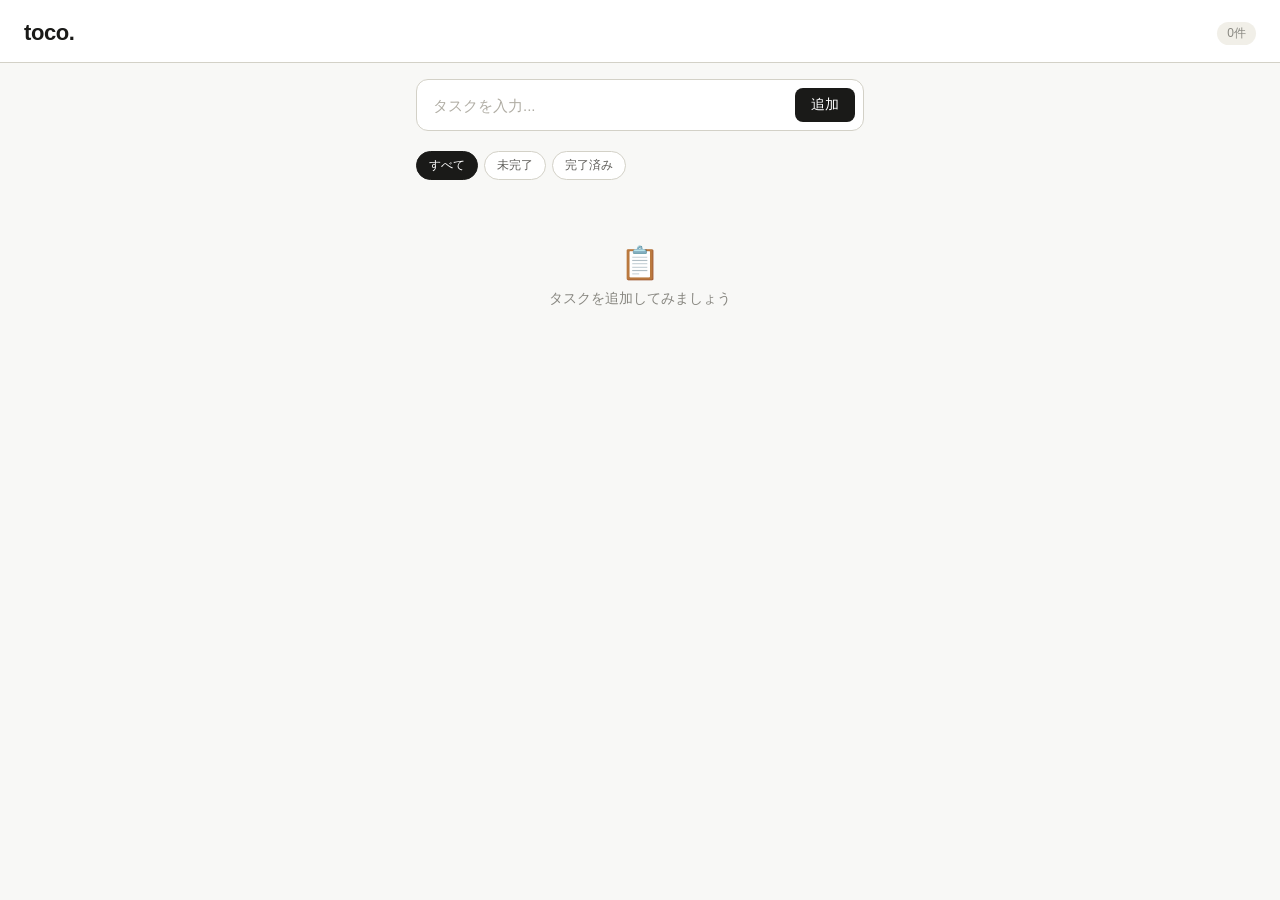
<file: index.html>
<!DOCTYPE html>
<html lang="ja">
<head>
  <meta charset="UTF-8">
  <meta name="viewport" content="width=device-width, initial-scale=1.0">
  <title>toco.</title>
  <style>
    *, *::before, *::after { box-sizing: border-box; margin: 0; padding: 0; }

    body {
      font-family: -apple-system, BlinkMacSystemFont, 'Segoe UI', sans-serif;
      background: #f8f8f6;
      color: #1a1a18;
      min-height: 100dvh;
      display: flex;
      flex-direction: column;
    }

    header {
      padding: 1.25rem 1.5rem 1rem;
      border-bottom: 0.5px solid #d3d1c7;
      background: #fff;
      display: flex;
      align-items: center;
      justify-content: space-between;
      position: sticky;
      top: 0;
      z-index: 10;
    }

    .logo { font-size: 22px; font-weight: 600; letter-spacing: -0.02em; }

    .count {
      font-size: 12px;
      color: #888780;
      background: #f1efe8;
      padding: 3px 10px;
      border-radius: 20px;
    }

    main {
      flex: 1;
      max-width: 480px;
      width: 100%;
      margin: 0 auto;
      padding: 1rem 1rem 6rem;
    }

    /* Input */
    .input-area {
      display: flex;
      gap: 8px;
      margin-bottom: 1.25rem;
      background: #fff;
      border: 0.5px solid #d3d1c7;
      border-radius: 12px;
      padding: 0.5rem 0.5rem 0.5rem 1rem;
      align-items: center;
    }

    .input-area input {
      flex: 1;
      border: none;
      outline: none;
      font-size: 15px;
      background: transparent;
      color: #1a1a18;
    }

    .input-area input::placeholder { color: #b0ada4; }

    .btn-add {
      background: #1a1a18;
      color: #fff;
      border: none;
      border-radius: 8px;
      padding: 8px 16px;
      font-size: 14px;
      cursor: pointer;
      white-space: nowrap;
      flex-shrink: 0;
    }

    .btn-add:active { background: #3c3c38; }

    /* Filters */
    .filters {
      display: flex;
      gap: 6px;
      margin-bottom: 1rem;
    }

    .filter-btn {
      font-size: 12px;
      padding: 5px 12px;
      border-radius: 20px;
      border: 0.5px solid #d3d1c7;
      background: #fff;
      color: #5f5e5a;
      cursor: pointer;
    }

    .filter-btn.active {
      background: #1a1a18;
      color: #fff;
      border-color: #1a1a18;
    }

    /* Task list */
    .task-list { display: flex; flex-direction: column; gap: 8px; }

    .task-item {
      background: #fff;
      border: 0.5px solid #d3d1c7;
      border-radius: 12px;
      padding: 0.875rem 1rem;
      display: flex;
      align-items: center;
      gap: 0.75rem;
      transition: opacity 0.2s;
    }

    .task-item.done { opacity: 0.5; }

    .check-btn {
      width: 22px;
      height: 22px;
      border-radius: 50%;
      border: 1.5px solid #d3d1c7;
      background: transparent;
      cursor: pointer;
      flex-shrink: 0;
      display: flex;
      align-items: center;
      justify-content: center;
      font-size: 13px;
      transition: all 0.15s;
    }

    .task-item.done .check-btn {
      background: #1a1a18;
      border-color: #1a1a18;
      color: #fff;
    }

    .task-title {
      flex: 1;
      font-size: 15px;
      line-height: 1.4;
    }

    .task-item.done .task-title {
      text-decoration: line-through;
      color: #888780;
    }

    .delete-btn {
      background: transparent;
      border: none;
      color: #b0ada4;
      cursor: pointer;
      font-size: 18px;
      padding: 2px 4px;
      line-height: 1;
      flex-shrink: 0;
    }

    .delete-btn:active { color: #e05252; }

    /* Empty state */
    .empty {
      text-align: center;
      padding: 3rem 1rem;
      color: #888780;
    }

    .empty p { font-size: 14px; margin-top: 0.5rem; }

    /* Toast */
    .toast {
      position: fixed;
      bottom: 1.5rem;
      left: 50%;
      transform: translateX(-50%) translateY(80px);
      background: #1a1a18;
      color: #fff;
      padding: 10px 20px;
      border-radius: 20px;
      font-size: 13px;
      transition: transform 0.25s ease;
      z-index: 100;
      white-space: nowrap;
    }

    .toast.show { transform: translateX(-50%) translateY(0); }
  </style>
</head>
<body>

  <header>
    <span class="logo">toco.</span>
    <span class="count" id="count">0件</span>
  </header>

  <main>
    <div class="input-area">
      <input type="text" id="taskInput" placeholder="タスクを入力..." maxlength="200">
      <button class="btn-add" onclick="addTask()">追加</button>
    </div>

    <div class="filters">
      <button class="filter-btn active" onclick="setFilter('all', this)">すべて</button>
      <button class="filter-btn" onclick="setFilter('active', this)">未完了</button>
      <button class="filter-btn" onclick="setFilter('done', this)">完了済み</button>
    </div>

    <div class="task-list" id="taskList"></div>
  </main>

  <div class="toast" id="toast"></div>

  <script>
    let tasks = JSON.parse(localStorage.getItem('toco_tasks') || '[]');
    let filter = 'all';

    function save() {
      localStorage.setItem('toco_tasks', JSON.stringify(tasks));
    }

    function showToast(msg) {
      const t = document.getElementById('toast');
      t.textContent = msg;
      t.classList.add('show');
      setTimeout(() => t.classList.remove('show'), 2000);
    }

    function updateCount() {
      const active = tasks.filter(t => !t.done).length;
      document.getElementById('count').textContent =
        active > 0 ? `未完了 ${active}件` : `${tasks.length}件`;
    }

    function render() {
      const list = document.getElementById('taskList');
      const filtered = tasks.filter(t => {
        if (filter === 'active') return !t.done;
        if (filter === 'done') return t.done;
        return true;
      });

      if (filtered.length === 0) {
        list.innerHTML = `<div class="empty">
          <div style="font-size:32px">${filter === 'done' ? '✅' : '📋'}</div>
          <p>${filter === 'done' ? '完了済みのタスクはありません' : 'タスクを追加してみましょう'}</p>
        </div>`;
        updateCount();
        return;
      }

      list.innerHTML = filtered.map(task => `
        <div class="task-item ${task.done ? 'done' : ''}" id="task-${task.id}">
          <button class="check-btn" onclick="toggleTask(${task.id})">${task.done ? '✓' : ''}</button>
          <span class="task-title">${escapeHtml(task.title)}</span>
          <button class="delete-btn" onclick="deleteTask(${task.id})">×</button>
        </div>
      `).join('');

      updateCount();
    }

    function escapeHtml(str) {
      return str.replace(/&/g,'&amp;').replace(/</g,'&lt;').replace(/>/g,'&gt;').replace(/"/g,'&quot;');
    }

    function addTask() {
      const input = document.getElementById('taskInput');
      const title = input.value.trim();
      if (!title) { showToast('タイトルを入力してください'); return; }
      const id = Date.now();
      tasks.unshift({ id, title, done: false });
      save();
      render();
      input.value = '';
      showToast('追加しました');
    }

    function toggleTask(id) {
      const task = tasks.find(t => t.id === id);
      if (!task) return;
      task.done = !task.done;
      save();
      render();
      showToast(task.done ? '完了しました ✓' : '未完了に戻しました');
    }

    function deleteTask(id) {
      tasks = tasks.filter(t => t.id !== id);
      save();
      render();
      showToast('削除しました');
    }

    function setFilter(f, btn) {
      filter = f;
      document.querySelectorAll('.filter-btn').forEach(b => b.classList.remove('active'));
      btn.classList.add('active');
      render();
    }

    document.getElementById('taskInput').addEventListener('keydown', e => {
      if (e.key === 'Enter') addTask();
    });

    render();
  </script>
</body>
</html>
</file>
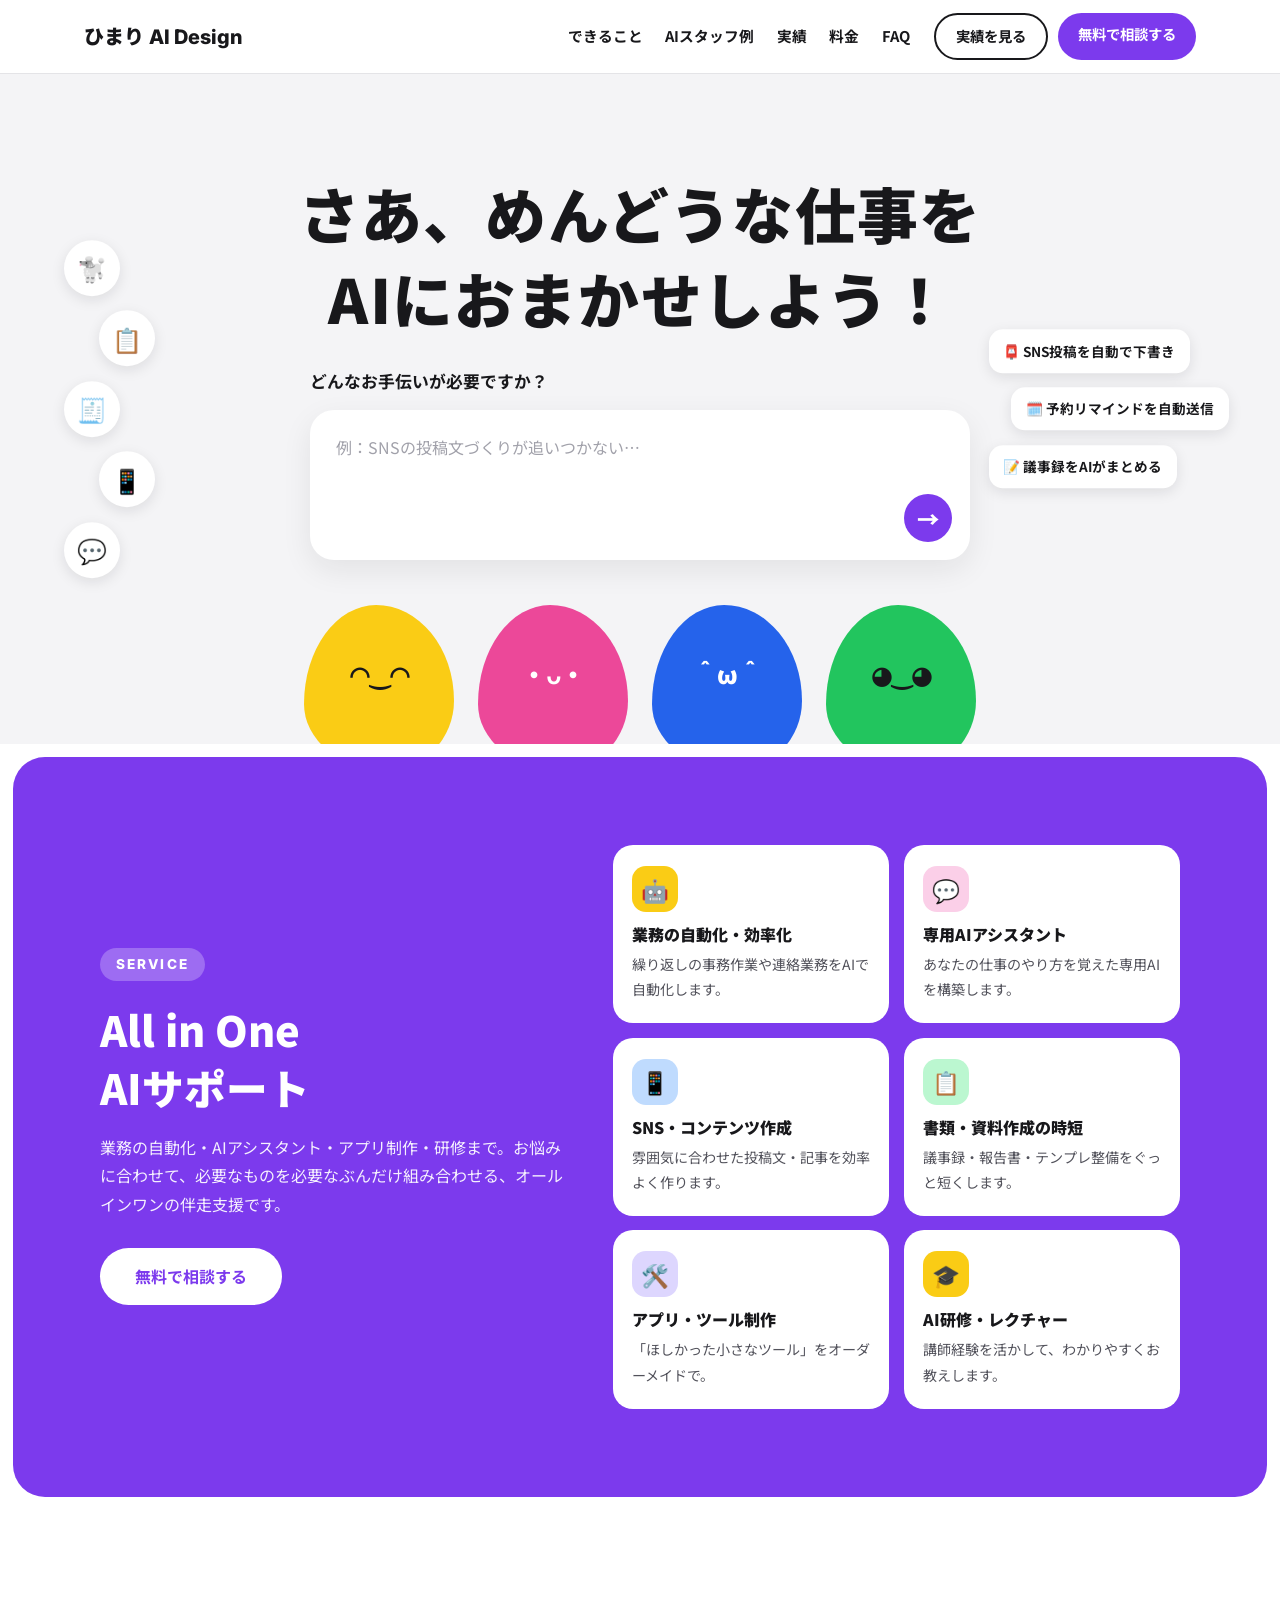
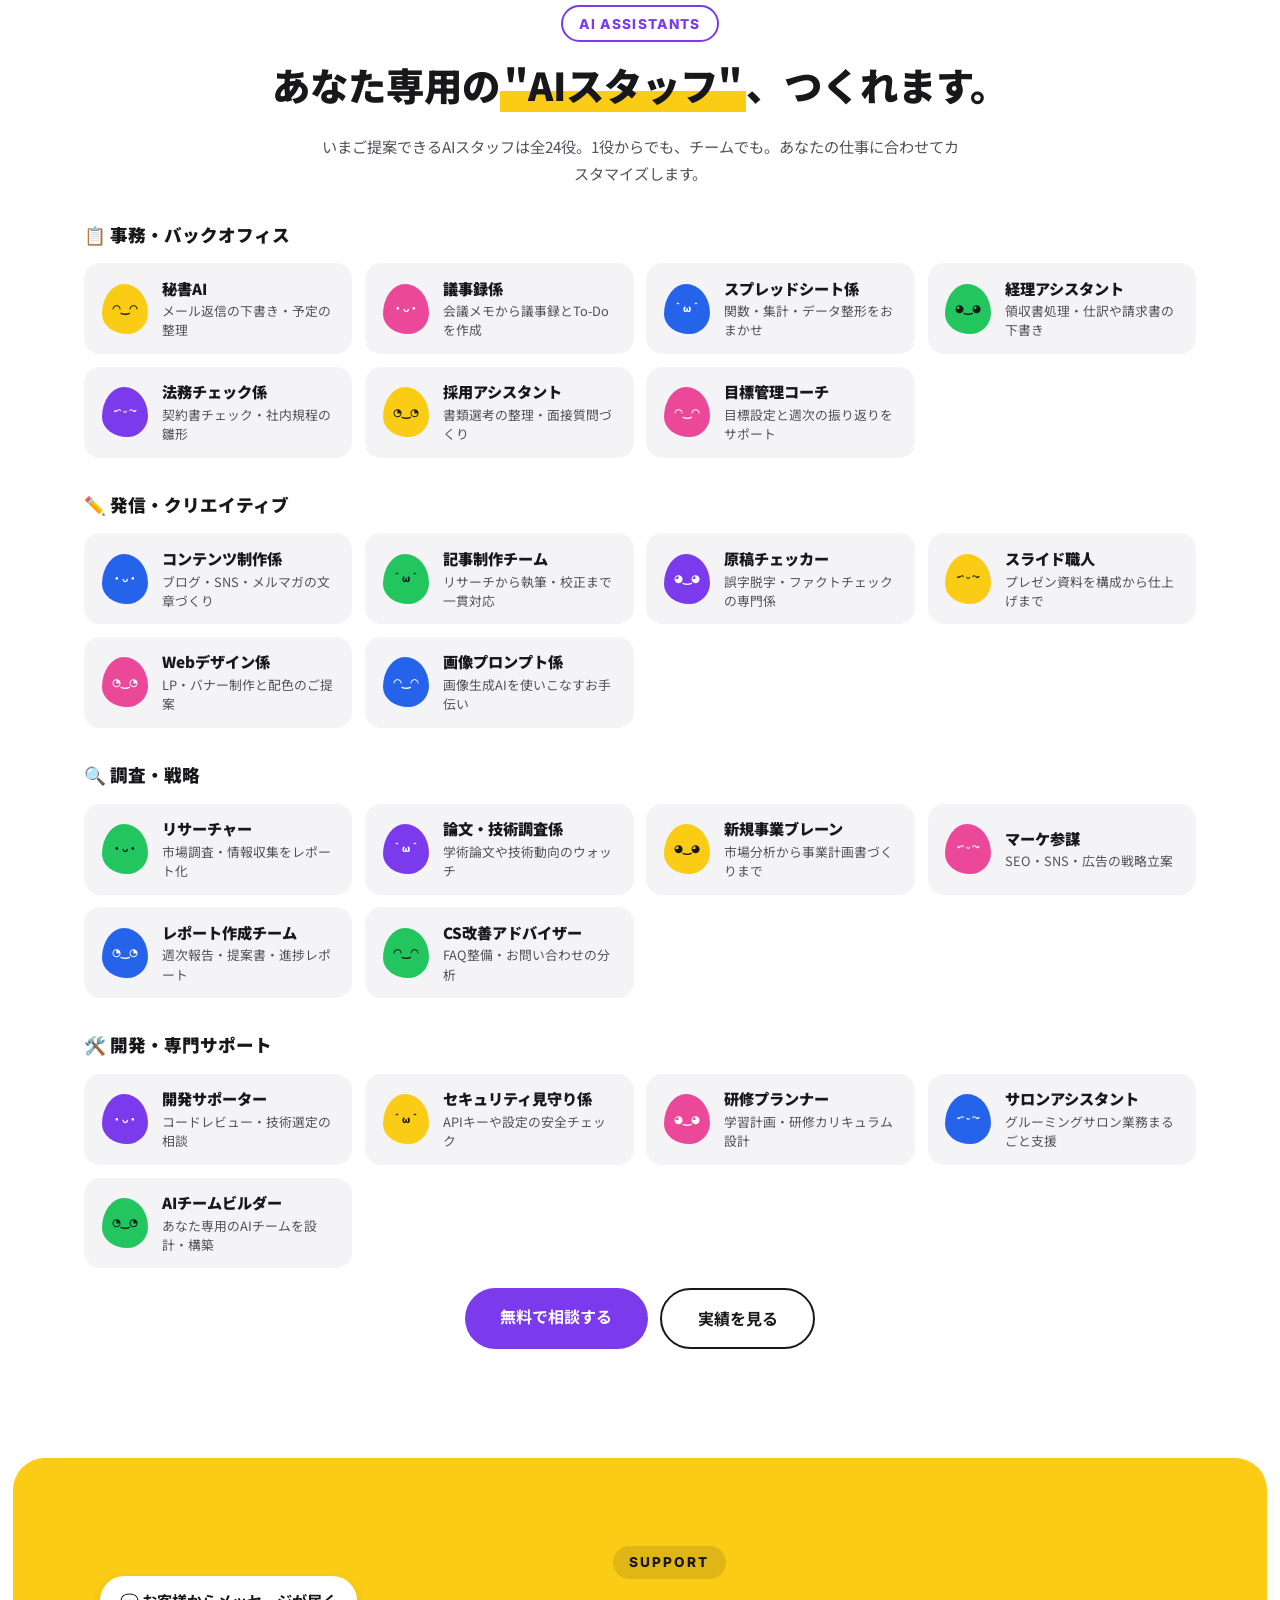
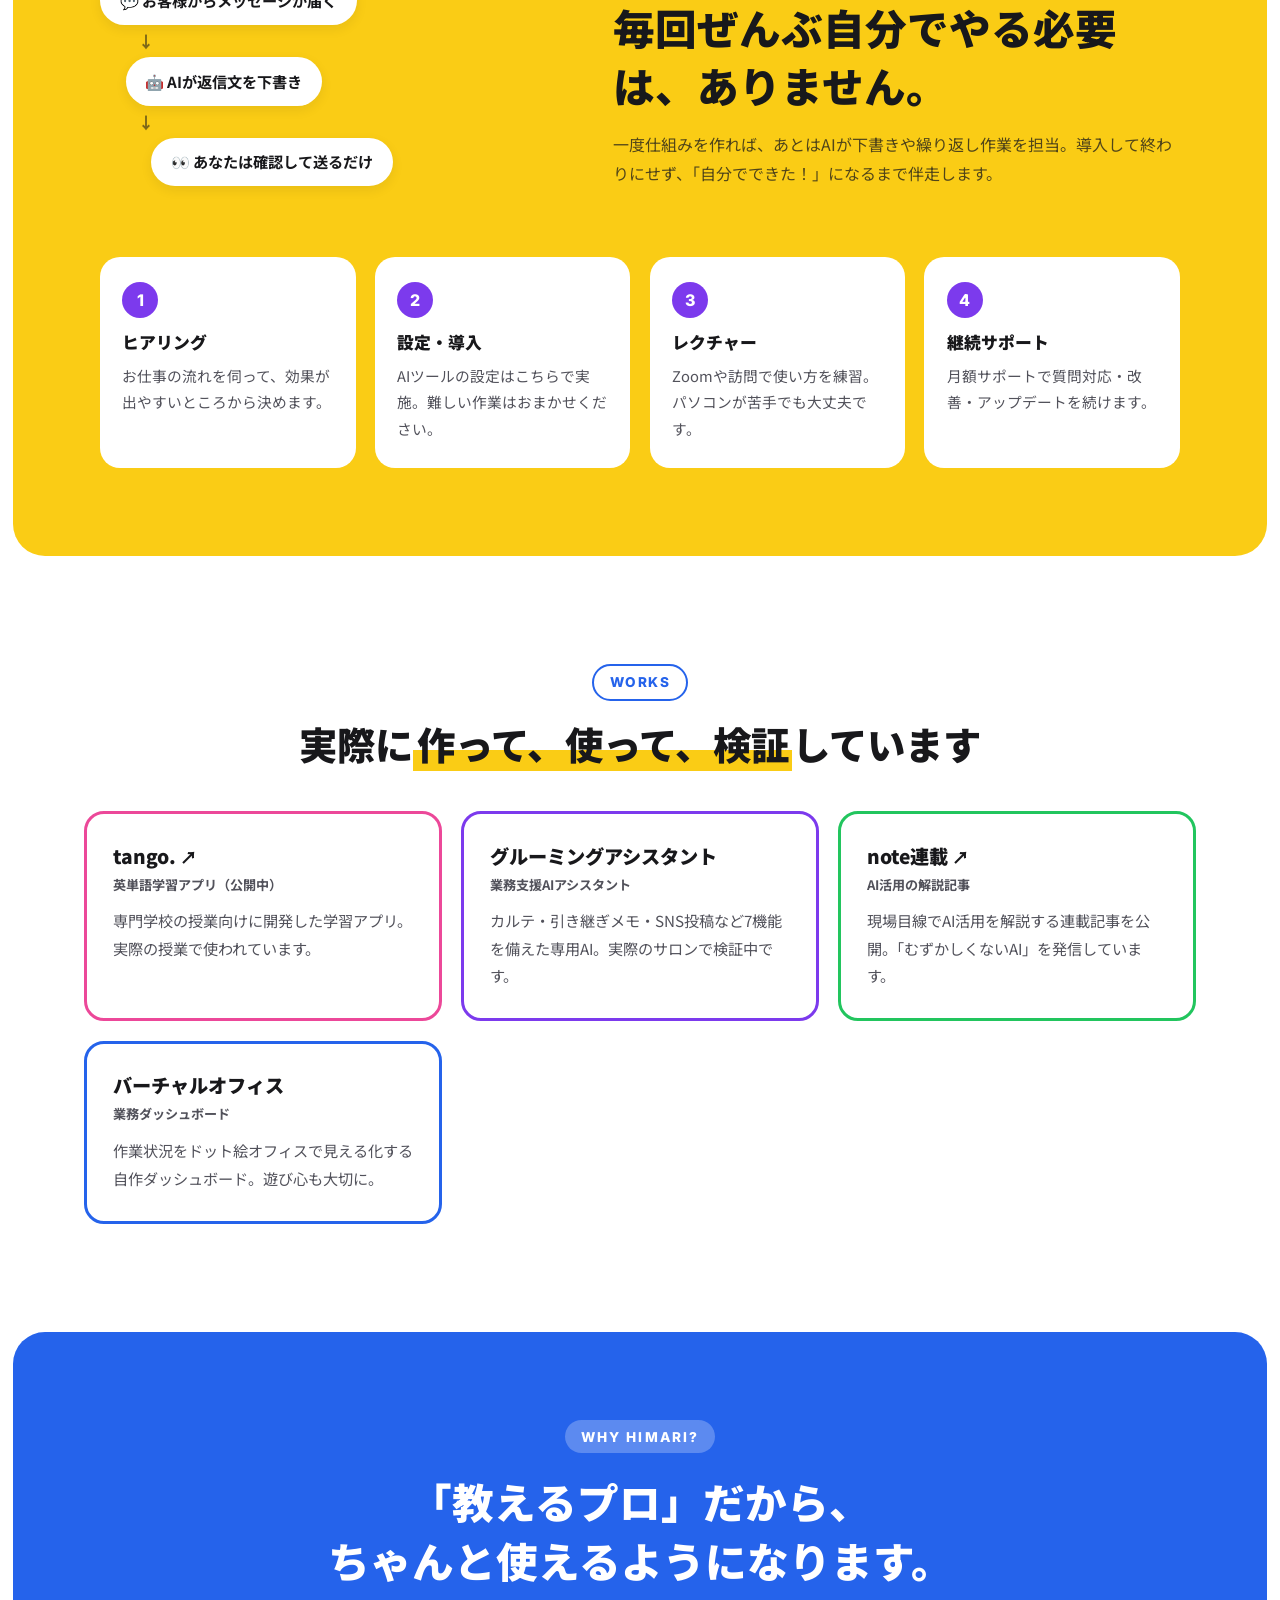
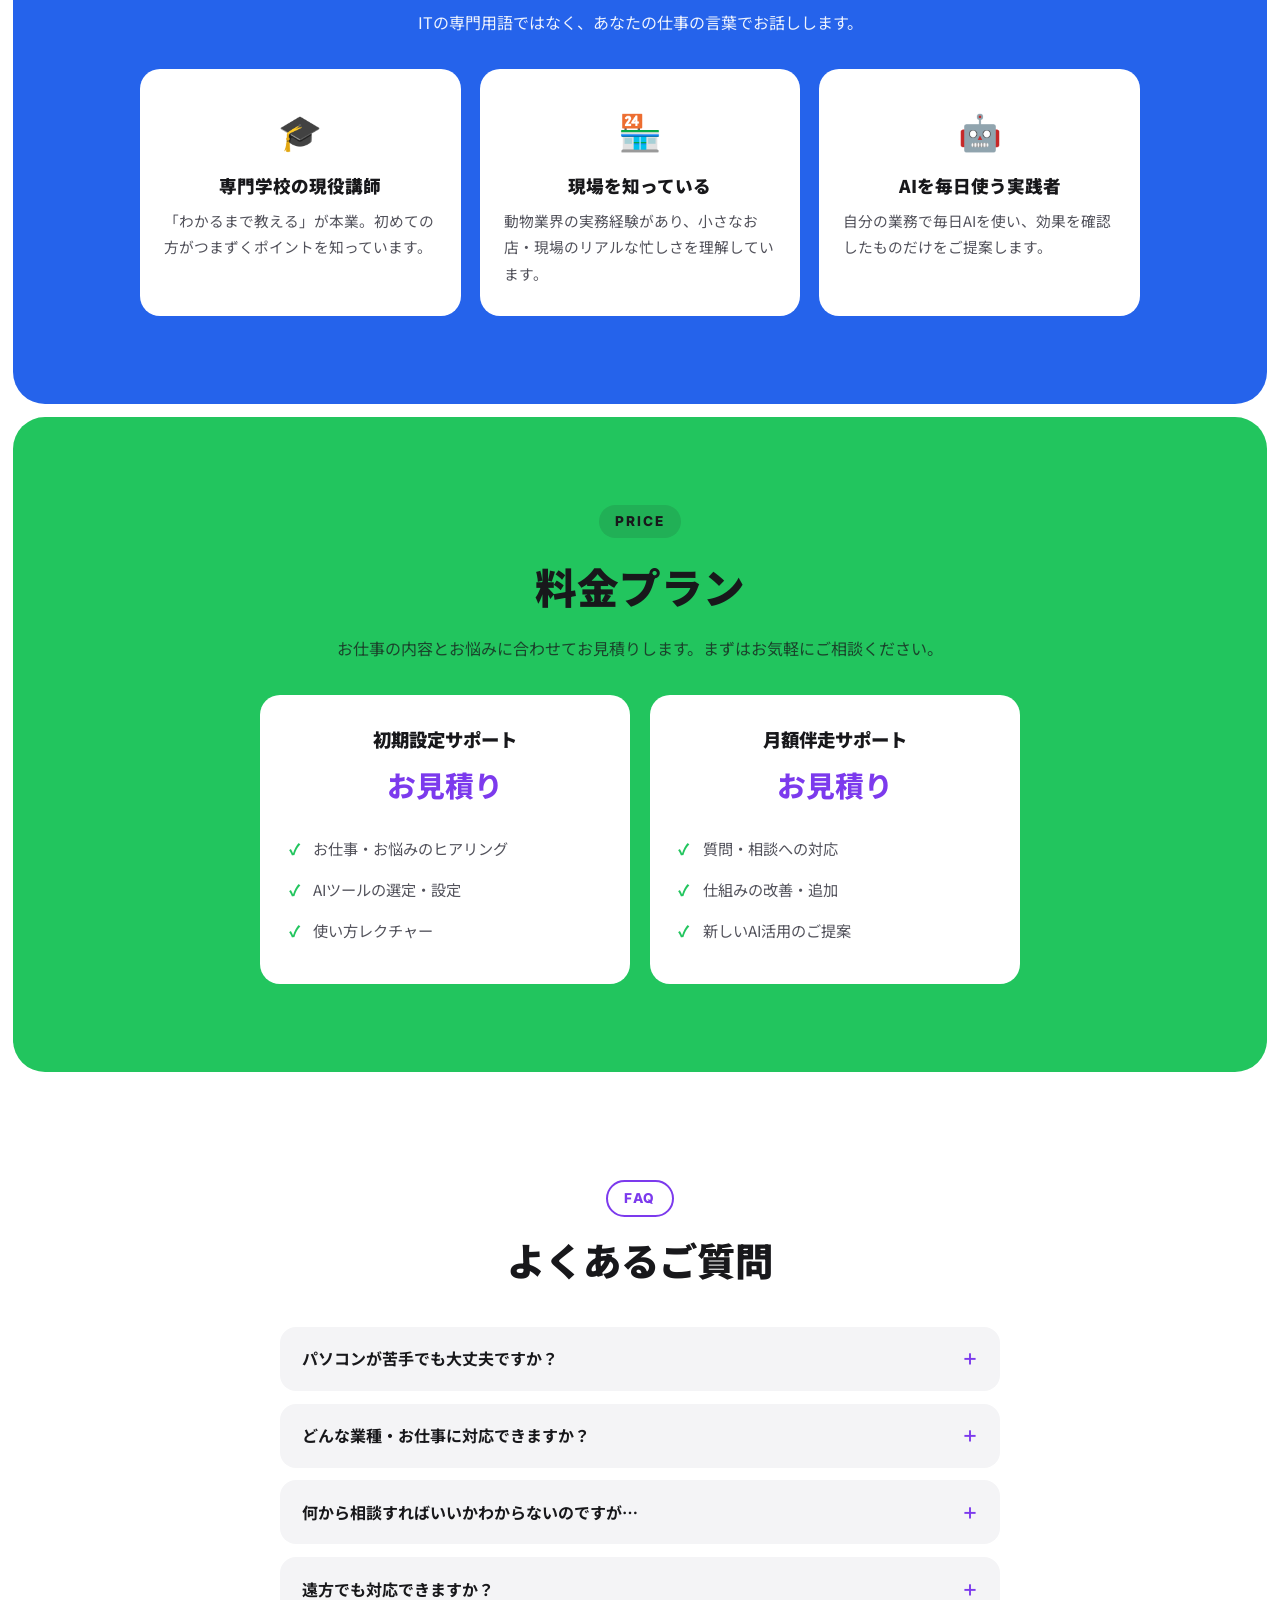
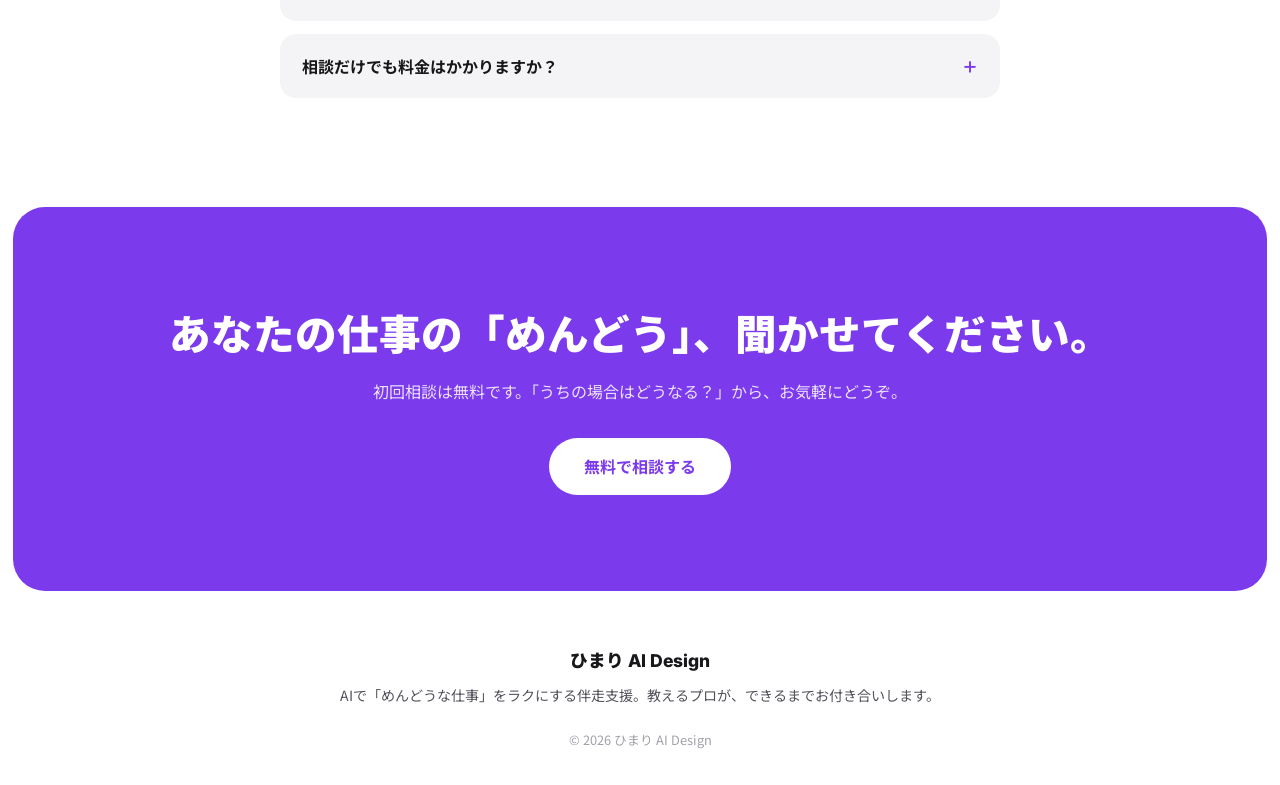
<file: himari-lp/index.html>
<!DOCTYPE html>
<html lang="ja">
<head>
  <meta charset="UTF-8">
  <meta name="viewport" content="width=device-width, initial-scale=1.0">
  <title>ひまり AI Design｜AIで、あなたの仕事をもっとラクに</title>
  <meta name="description" content="業務の自動化・AIアシスタント構築・アプリ制作・SNSコンテンツ作成・AI研修まで。教えるプロがあなたのペースに合わせて伴走支援。「自分でできた！」までお付き合いします。">
  <link rel="preconnect" href="https://fonts.googleapis.com">
  <link rel="preconnect" href="https://fonts.gstatic.com" crossorigin>
  <link href="https://fonts.googleapis.com/css2?family=Inter:wght@600;800&family=Noto+Sans+JP:wght@400;700;900&display=swap" rel="stylesheet">
  <link rel="stylesheet" href="styles.css">
</head>
<body>

  <header class="site-header">
    <div class="header-inner">
      <a href="#top" class="logo">ひまり <span class="logo-en">AI Design</span></a>
      <nav class="header-nav" aria-label="メインナビゲーション">
        <a href="#service">できること</a>
        <a href="#assistants">AIスタッフ例</a>
        <a href="#works">実績</a>
        <a href="#price">料金</a>
        <a href="#faq">FAQ</a>
      </nav>
      <div class="header-btns">
        <a href="#works" class="btn btn-outline btn-sm">実績を見る</a>
        <a href="#contact" class="btn btn-primary btn-sm">無料で相談する</a>
      </div>
    </div>
  </header>

  <main id="top">

    <!-- 1. ヒーロー（Yoom型：入力ボックス＋浮遊パーツ＋覗くマスコット） -->
    <section class="hero">
      <h1>さあ、めんどうな仕事を<br>AIにおまかせしよう！</h1>
      <p class="hero-question">どんなお手伝いが必要ですか？</p>

      <a class="ai-input" href="#contact" aria-label="無料相談へ進む">
        <span class="placeholder">例：SNSの投稿文づくりが追いつかない…</span>
        <span class="send" aria-hidden="true">→</span>
      </a>

      <div class="float-left" aria-hidden="true">
        <span class="float-icon">🐩</span>
        <span class="float-icon">📋</span>
        <span class="float-icon">🧾</span>
        <span class="float-icon">📱</span>
        <span class="float-icon">💬</span>
      </div>
      <div class="float-right" aria-hidden="true">
        <span class="float-card">📮 SNS投稿を自動で下書き</span>
        <span class="float-card">🗓️ 予約リマインドを自動送信</span>
        <span class="float-card">📝 議事録をAIがまとめる</span>
      </div>

      <div class="hero-mascots" aria-hidden="true">
        <div class="mascot mascot-yellow"><span class="face">◠‿◠</span></div>
        <div class="mascot mascot-pink"><span class="face">・ᴗ・</span></div>
        <div class="mascot mascot-blue"><span class="face">＾ω＾</span></div>
        <div class="mascot mascot-green"><span class="face">◕‿◕</span></div>
      </div>
    </section>

    <!-- 2. できること（パープルブロック：左見出し×右カード） -->
    <section class="block block-purple" id="service">
      <div class="block-split">
        <div class="split-head">
          <p class="block-tag">SERVICE</p>
          <h2>All in One<br>AIサポート</h2>
          <p class="block-lead">業務の自動化・AIアシスタント・アプリ制作・研修まで。お悩みに合わせて、必要なものを必要なぶんだけ組み合わせる、オールインワンの伴走支援です。</p>
          <a href="#contact" class="btn btn-white">無料で相談する</a>
        </div>
        <div class="card-grid split-cards">
          <div class="service-card">
            <span class="service-icon bg-yellow">🤖</span>
            <h3>業務の自動化・効率化</h3>
            <p>繰り返しの事務作業や連絡業務をAIで自動化します。</p>
          </div>
          <div class="service-card">
            <span class="service-icon bg-pink">💬</span>
            <h3>専用AIアシスタント</h3>
            <p>あなたの仕事のやり方を覚えた専用AIを構築します。</p>
          </div>
          <div class="service-card">
            <span class="service-icon bg-blue">📱</span>
            <h3>SNS・コンテンツ作成</h3>
            <p>雰囲気に合わせた投稿文・記事を効率よく作ります。</p>
          </div>
          <div class="service-card">
            <span class="service-icon bg-green">📋</span>
            <h3>書類・資料作成の時短</h3>
            <p>議事録・報告書・テンプレ整備をぐっと短くします。</p>
          </div>
          <div class="service-card">
            <span class="service-icon bg-purple">🛠️</span>
            <h3>アプリ・ツール制作</h3>
            <p>「ほしかった小さなツール」をオーダーメイドで。</p>
          </div>
          <div class="service-card">
            <span class="service-icon bg-yellow">🎓</span>
            <h3>AI研修・レクチャー</h3>
            <p>講師経験を活かして、わかりやすくお教えします。</p>
          </div>
        </div>
      </div>
    </section>

    <!-- 3. AIスタッフ例（白背景：横スクロールカード） -->
    <section class="section section-white" id="assistants">
      <p class="section-tag tag-purple">AI ASSISTANTS</p>
      <h2>あなた専用の<span class="marker-yellow">"AIスタッフ"</span>、つくれます。</h2>
      <p class="staff-note">いまご提案できるAIスタッフは全24役。1役からでも、チームでも。あなたの仕事に合わせてカスタマイズします。</p>

      <div class="staff-group">
        <h3 class="staff-cat">📋 事務・バックオフィス</h3>
        <div class="staff-grid">
          <div class="staff-card"><div class="staff-blob blob-yellow"><span class="face">◠‿◠</span></div><div><h4>秘書AI</h4><p>メール返信の下書き・予定の整理</p></div></div>
          <div class="staff-card"><div class="staff-blob blob-pink"><span class="face">・ᴗ・</span></div><div><h4>議事録係</h4><p>会議メモから議事録とTo-Doを作成</p></div></div>
          <div class="staff-card"><div class="staff-blob blob-blue"><span class="face">＾ω＾</span></div><div><h4>スプレッドシート係</h4><p>関数・集計・データ整形をおまかせ</p></div></div>
          <div class="staff-card"><div class="staff-blob blob-green"><span class="face">◕‿◕</span></div><div><h4>経理アシスタント</h4><p>領収書処理・仕訳や請求書の下書き</p></div></div>
          <div class="staff-card"><div class="staff-blob blob-purple"><span class="face">˶ᵔ ᵕ ᵔ˶</span></div><div><h4>法務チェック係</h4><p>契約書チェック・社内規程の雛形</p></div></div>
          <div class="staff-card"><div class="staff-blob blob-yellow"><span class="face">◔‿◔</span></div><div><h4>採用アシスタント</h4><p>書類選考の整理・面接質問づくり</p></div></div>
          <div class="staff-card"><div class="staff-blob blob-pink"><span class="face">◠‿◠</span></div><div><h4>目標管理コーチ</h4><p>目標設定と週次の振り返りをサポート</p></div></div>
        </div>
      </div>

      <div class="staff-group">
        <h3 class="staff-cat">✏️ 発信・クリエイティブ</h3>
        <div class="staff-grid">
          <div class="staff-card"><div class="staff-blob blob-blue"><span class="face">・ᴗ・</span></div><div><h4>コンテンツ制作係</h4><p>ブログ・SNS・メルマガの文章づくり</p></div></div>
          <div class="staff-card"><div class="staff-blob blob-green"><span class="face">＾ω＾</span></div><div><h4>記事制作チーム</h4><p>リサーチから執筆・校正まで一貫対応</p></div></div>
          <div class="staff-card"><div class="staff-blob blob-purple"><span class="face">◕‿◕</span></div><div><h4>原稿チェッカー</h4><p>誤字脱字・ファクトチェックの専門係</p></div></div>
          <div class="staff-card"><div class="staff-blob blob-yellow"><span class="face">˶ᵔ ᵕ ᵔ˶</span></div><div><h4>スライド職人</h4><p>プレゼン資料を構成から仕上げまで</p></div></div>
          <div class="staff-card"><div class="staff-blob blob-pink"><span class="face">◔‿◔</span></div><div><h4>Webデザイン係</h4><p>LP・バナー制作と配色のご提案</p></div></div>
          <div class="staff-card"><div class="staff-blob blob-blue"><span class="face">◠‿◠</span></div><div><h4>画像プロンプト係</h4><p>画像生成AIを使いこなすお手伝い</p></div></div>
        </div>
      </div>

      <div class="staff-group">
        <h3 class="staff-cat">🔍 調査・戦略</h3>
        <div class="staff-grid">
          <div class="staff-card"><div class="staff-blob blob-green"><span class="face">・ᴗ・</span></div><div><h4>リサーチャー</h4><p>市場調査・情報収集をレポート化</p></div></div>
          <div class="staff-card"><div class="staff-blob blob-purple"><span class="face">＾ω＾</span></div><div><h4>論文・技術調査係</h4><p>学術論文や技術動向のウォッチ</p></div></div>
          <div class="staff-card"><div class="staff-blob blob-yellow"><span class="face">◕‿◕</span></div><div><h4>新規事業ブレーン</h4><p>市場分析から事業計画書づくりまで</p></div></div>
          <div class="staff-card"><div class="staff-blob blob-pink"><span class="face">˶ᵔ ᵕ ᵔ˶</span></div><div><h4>マーケ参謀</h4><p>SEO・SNS・広告の戦略立案</p></div></div>
          <div class="staff-card"><div class="staff-blob blob-blue"><span class="face">◔‿◔</span></div><div><h4>レポート作成チーム</h4><p>週次報告・提案書・進捗レポート</p></div></div>
          <div class="staff-card"><div class="staff-blob blob-green"><span class="face">◠‿◠</span></div><div><h4>CS改善アドバイザー</h4><p>FAQ整備・お問い合わせの分析</p></div></div>
        </div>
      </div>

      <div class="staff-group">
        <h3 class="staff-cat">🛠️ 開発・専門サポート</h3>
        <div class="staff-grid">
          <div class="staff-card"><div class="staff-blob blob-purple"><span class="face">・ᴗ・</span></div><div><h4>開発サポーター</h4><p>コードレビュー・技術選定の相談</p></div></div>
          <div class="staff-card"><div class="staff-blob blob-yellow"><span class="face">＾ω＾</span></div><div><h4>セキュリティ見守り係</h4><p>APIキーや設定の安全チェック</p></div></div>
          <div class="staff-card"><div class="staff-blob blob-pink"><span class="face">◕‿◕</span></div><div><h4>研修プランナー</h4><p>学習計画・研修カリキュラム設計</p></div></div>
          <div class="staff-card"><div class="staff-blob blob-blue"><span class="face">˶ᵔ ᵕ ᵔ˶</span></div><div><h4>サロンアシスタント</h4><p>グルーミングサロン業務まるごと支援</p></div></div>
          <div class="staff-card"><div class="staff-blob blob-green"><span class="face">◔‿◔</span></div><div><h4>AIチームビルダー</h4><p>あなた専用のAIチームを設計・構築</p></div></div>
        </div>
      </div>
      <div class="cta-pair">
        <a href="#contact" class="btn btn-primary">無料で相談する</a>
        <a href="#works" class="btn btn-outline">実績を見る</a>
      </div>
    </section>

    <!-- 4. 伴走支援（イエローブロック：左フロー×右見出し） -->
    <section class="block block-yellow" id="support">
      <div class="block-split">
        <div class="flow-col" aria-hidden="true">
          <span class="flow-chip">💬 お客様からメッセージが届く</span>
          <span class="flow-arrow">↓</span>
          <span class="flow-chip">🤖 AIが返信文を下書き</span>
          <span class="flow-arrow">↓</span>
          <span class="flow-chip">👀 あなたは確認して送るだけ</span>
        </div>
        <div class="split-head">
          <p class="block-tag tag-on-yellow">SUPPORT</p>
          <h2>毎回ぜんぶ自分でやる必要は、ありません。</h2>
          <p class="block-lead-dark">一度仕組みを作れば、あとはAIが下書きや繰り返し作業を担当。導入して終わりにせず、「自分でできた！」になるまで伴走します。</p>
        </div>
      </div>
      <div class="step-row">
        <div class="step-card">
          <span class="step-num">1</span>
          <h3>ヒアリング</h3>
          <p>お仕事の流れを伺って、効果が出やすいところから決めます。</p>
        </div>
        <div class="step-card">
          <span class="step-num">2</span>
          <h3>設定・導入</h3>
          <p>AIツールの設定はこちらで実施。難しい作業はおまかせください。</p>
        </div>
        <div class="step-card">
          <span class="step-num">3</span>
          <h3>レクチャー</h3>
          <p>Zoomや訪問で使い方を練習。パソコンが苦手でも大丈夫です。</p>
        </div>
        <div class="step-card">
          <span class="step-num">4</span>
          <h3>継続サポート</h3>
          <p>月額サポートで質問対応・改善・アップデートを続けます。</p>
        </div>
      </div>
    </section>

    <!-- 5. 実績（白背景） -->
    <section class="section section-white" id="works">
      <p class="section-tag tag-blue">WORKS</p>
      <h2>実際に<span class="marker-yellow">作って、使って、検証</span>しています</h2>
      <div class="card-grid card-grid-2">
        <a class="work-card border-pink" href="https://himaridonna1103-create.github.io/task-manager-cli/tango.html" target="_blank" rel="noopener">
          <h3>tango. <span class="work-arrow">↗</span></h3>
          <p class="work-type">英単語学習アプリ（公開中）</p>
          <p>専門学校の授業向けに開発した学習アプリ。実際の授業で使われています。</p>
        </a>
        <div class="work-card border-purple">
          <h3>グルーミングアシスタント</h3>
          <p class="work-type">業務支援AIアシスタント</p>
          <p>カルテ・引き継ぎメモ・SNS投稿など7機能を備えた専用AI。実際のサロンで検証中です。</p>
        </div>
        <a class="work-card border-green" href="https://note.com/ample_sloth9374/m/m5d8ff8faf107" target="_blank" rel="noopener">
          <h3>note連載 <span class="work-arrow">↗</span></h3>
          <p class="work-type">AI活用の解説記事</p>
          <p>現場目線でAI活用を解説する連載記事を公開。「むずかしくないAI」を発信しています。</p>
        </a>
        <div class="work-card border-blue">
          <h3>バーチャルオフィス</h3>
          <p class="work-type">業務ダッシュボード</p>
          <p>作業状況をドット絵オフィスで見える化する自作ダッシュボード。遊び心も大切に。</p>
        </div>
      </div>
    </section>

    <!-- 6. なぜひまり？（ブルーブロック） -->
    <section class="block block-blue" id="why">
      <p class="block-tag">WHY HIMARI?</p>
      <h2>「教えるプロ」だから、<br>ちゃんと使えるようになります。</h2>
      <p class="block-lead">ITの専門用語ではなく、あなたの仕事の言葉でお話しします。</p>
      <div class="card-grid card-grid-3">
        <div class="why-card">
          <span class="why-icon">🎓</span>
          <h3>専門学校の現役講師</h3>
          <p>「わかるまで教える」が本業。初めての方がつまずくポイントを知っています。</p>
        </div>
        <div class="why-card">
          <span class="why-icon">🏪</span>
          <h3>現場を知っている</h3>
          <p>動物業界の実務経験があり、小さなお店・現場のリアルな忙しさを理解しています。</p>
        </div>
        <div class="why-card">
          <span class="why-icon">🤖</span>
          <h3>AIを毎日使う実践者</h3>
          <p>自分の業務で毎日AIを使い、効果を確認したものだけをご提案します。</p>
        </div>
      </div>
    </section>

    <!-- 7. 料金（グリーンブロック） -->
    <section class="block block-green" id="price">
      <p class="block-tag tag-on-green">PRICE</p>
      <h2>料金プラン</h2>
      <p class="block-lead-dark">お仕事の内容とお悩みに合わせてお見積りします。まずはお気軽にご相談ください。</p>
      <div class="card-grid card-grid-2 price-grid">
        <div class="price-card">
          <h3>初期設定サポート</h3>
          <p class="price-amount">お見積り</p>
          <ul>
            <li>お仕事・お悩みのヒアリング</li>
            <li>AIツールの選定・設定</li>
            <li>使い方レクチャー</li>
          </ul>
        </div>
        <div class="price-card">
          <h3>月額伴走サポート</h3>
          <p class="price-amount">お見積り</p>
          <ul>
            <li>質問・相談への対応</li>
            <li>仕組みの改善・追加</li>
            <li>新しいAI活用のご提案</li>
          </ul>
        </div>
      </div>
    </section>

    <!-- 8. FAQ -->
    <section class="section section-white" id="faq">
      <p class="section-tag tag-purple">FAQ</p>
      <h2>よくあるご質問</h2>
      <div class="faq-list">
        <details>
          <summary>パソコンが苦手でも大丈夫ですか？</summary>
          <p>大丈夫です。設定はこちらで行い、使い方は「自分でできた！」になるまで練習にお付き合いします。スマホだけでの運用のご相談も可能です。</p>
        </details>
        <details>
          <summary>どんな業種・お仕事に対応できますか？</summary>
          <p>小規模のお店・個人事業・企業のチームまで幅広くご相談いただけます。特に動物業界（サロン・病院・ショップ）は実務経験があり得意分野です。</p>
        </details>
        <details>
          <summary>何から相談すればいいかわからないのですが…</summary>
          <p>「なんとなく大変」の状態で大丈夫です。ヒアリングでお仕事の流れを伺いながら、効果が出やすいところを一緒に見つけます。</p>
        </details>
        <details>
          <summary>遠方でも対応できますか？</summary>
          <p>Zoomとチャットでのオンラインサポートに対応しています。地域によっては訪問サポートもご相談ください。</p>
        </details>
        <details>
          <summary>相談だけでも料金はかかりますか？</summary>
          <p>初回のご相談は無料です。お話を伺ったうえで、必要なサポート内容とお見積りをご提案します。</p>
        </details>
      </div>
    </section>

    <!-- 9. 最終CTA（パープル） -->
    <section class="final-cta" id="contact">
      <h2>あなたの仕事の「めんどう」、<br class="sp-only">聞かせてください。</h2>
      <p>初回相談は無料です。「うちの場合はどうなる？」から、お気軽にどうぞ。</p>
      <a href="mailto:himari.donna.1103@gmail.com?subject=%E3%80%90%E7%84%A1%E6%96%99%E7%9B%B8%E8%AB%87%E3%80%91AI%E6%B4%BB%E7%94%A8%E3%81%AB%E3%81%A4%E3%81%84%E3%81%A6" class="btn btn-white">無料で相談する</a>
    </section>

  </main>

  <footer class="site-footer">
    <p class="footer-logo">ひまり <span class="logo-en">AI Design</span></p>
    <p class="footer-copy">AIで「めんどうな仕事」をラクにする伴走支援。教えるプロが、できるまでお付き合いします。</p>
    <small>&copy; 2026 ひまり AI Design</small>
  </footer>

</body>
</html>
</file>
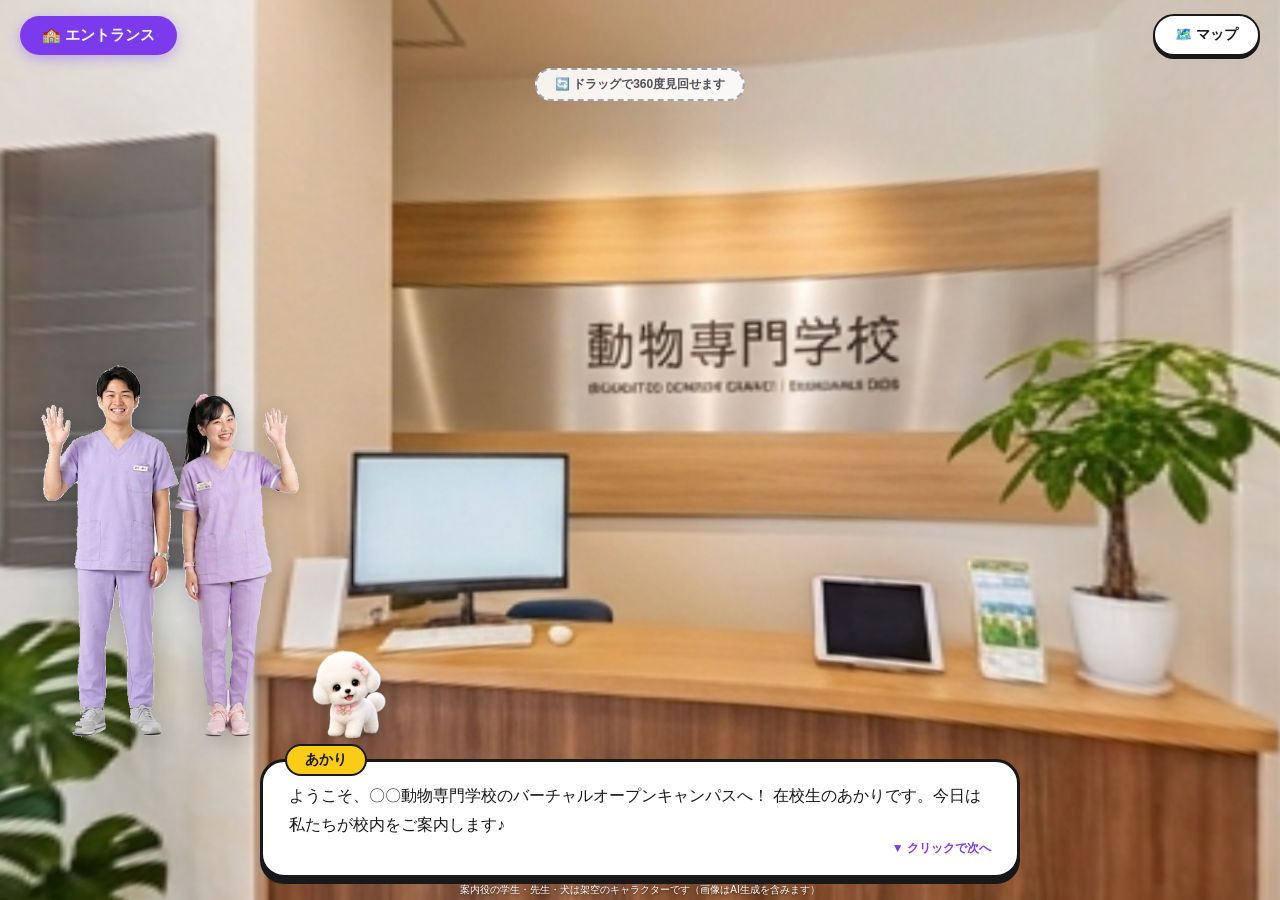
<file: open-campus/index.html>
<!DOCTYPE html>
<html lang="ja">
<head>
<meta charset="UTF-8">
<meta name="viewport" content="width=device-width, initial-scale=1.0, viewport-fit=cover">
<title>バーチャルオープンキャンパス｜〇〇動物専門学校</title>
<style>
  :root {
    --purple: #7C3AED;
    --blue: #2563EB;
    --yellow: #FACC15;
    --green: #22C55E;
    --pink: #EC4899;
    --bg: #F4F4F6;
    --ink: #18181B;
  }
  * { margin: 0; padding: 0; box-sizing: border-box; }
  body {
    font-family: "Noto Sans JP", "Hiragino Sans", "Meiryo", sans-serif;
    background: var(--bg);
    color: var(--ink);
    overflow: hidden;
  }

  /* ===== シーン全体 ===== */
  #scene {
    position: relative;
    width: 100vw;
    height: 100vh;
    height: 100dvh; /* iOS Safariのツールバー分を除いた実際の可視高さ */
    overflow: hidden;
  }

  /* ===== 360度パノラマ背景 =====
     area.photo に360度写真（エクイレクタングラー形式・横:縦=2:1）の
     パスを入れると実写に切り替わる。null の間は仮背景を自動生成 */
  #pano {
    position: absolute;
    inset: 0;
    width: 100%;
    height: 100%;
    display: block;
    cursor: grab;
    touch-action: none;
    background: linear-gradient(#c7d2fe, #d6d3d1);
  }
  #pano.dragging { cursor: grabbing; }
  #dragHint {
    position: absolute;
    top: 68px;
    left: 50%;
    transform: translateX(-50%);
    background: rgba(255,255,255,0.9);
    border: 2px dashed #A1A1AA;
    border-radius: 999px;
    padding: 6px 18px;
    font-size: 12px;
    font-weight: 700;
    color: #52525B;
    z-index: 15;
    pointer-events: none;
    transition: opacity 0.6s;
  }
  #dragHint.hide { opacity: 0; }

  /* ===== スマホ調整（スマホ優先方針） ===== */

  /* ===== 上部バー ===== */
  #topbar {
    position: absolute;
    top: 0; left: 0; right: 0;
    display: flex;
    align-items: center;
    justify-content: space-between;
    padding: 14px 20px;
    z-index: 30;
  }
  #areaBadge {
    background: var(--purple);
    color: #fff;
    font-weight: 700;
    font-size: 15px;
    padding: 10px 22px;
    border-radius: 999px;
    box-shadow: 0 4px 14px rgba(124,58,237,0.35);
  }
  #mapBtn {
    background: #fff;
    color: var(--ink);
    font-weight: 700;
    font-size: 14px;
    padding: 10px 20px;
    border-radius: 999px;
    border: 2px solid var(--ink);
    cursor: pointer;
    box-shadow: 0 3px 0 var(--ink);
    transition: transform 0.1s, box-shadow 0.1s;
  }
  #mapBtn:active { transform: translateY(3px); box-shadow: 0 0 0 var(--ink); }

  /* ===== キャラクター配置 ===== */
  .char {
    position: absolute;
    bottom: 160px;
    transition: transform 0.4s ease, opacity 0.4s ease;
    z-index: 10;
  }
  #guide2 { left: 3%; width: min(144px, 18.5vw); }
  #guide  { left: calc(3% + min(134px, 17vw)); width: min(130px, 17vw); }
  #dog    { left: calc(3% + min(134px, 17vw) + min(125px, 16vw)); width: min(100px, 13vw); bottom: 155px; }
  #teacher{ right: 4%; width: min(160px, 21vw); opacity: 0; transform: translateX(60px); }
  #teacher.show { opacity: 1; transform: translateX(0); }
  /* 先生ごとの表示サイズ調整：画像の縦横比の違いを補正し、
     見た目の身長をさくら先生(476px)基準に統一。男性の先生は約5%大きめ(500px) */
  #teacher[data-char="mio"]    { width: min(148px, 19.5vw); }
  #teacher[data-char="tanaka"] { width: min(186px, 24vw); }
  #teacher[data-char="daichi"] { width: min(204px, 26.5vw); }
  .char svg, .char img { width: 100%; height: auto; display: block; filter: drop-shadow(0 6px 10px rgba(0,0,0,0.18)); }

  /* 架空キャラクターの明記（誤解防止・常時表示） */
  #aiNote {
    position: absolute;
    bottom: 3px;
    left: 50%;
    transform: translateX(-50%);
    font-size: 10px;
    color: #fff;
    text-shadow: 0 1px 3px rgba(0,0,0,0.6);
    z-index: 21;
    pointer-events: none;
    white-space: nowrap;
  }

  /* しゃべっている人がぴょこっと動く（写真・イラストどちらにも効かせる） */
  @keyframes hop {
    0%, 100% { transform: translateY(0); }
    30% { transform: translateY(-10px); }
  }
  .char.talking svg, .char.talking img { animation: hop 0.5s ease; }
  /* マロンがしゃべる時は、犬らしく2回弾むジャンプ */
  @keyframes dogJump {
    0%, 100% { transform: translateY(0); }
    18% { transform: translateY(-24px); }
    40% { transform: translateY(0); }
    58% { transform: translateY(-14px); }
    78% { transform: translateY(0); }
  }
  #dog.talking svg, #dog.talking img { animation: dogJump 0.7s ease; }
  #teacher.show.talking { transform: translateX(0); }

  /* ===== セリフボックス ===== */
  #dialog {
    position: absolute;
    left: 50%;
    bottom: calc(22px + env(safe-area-inset-bottom, 0px));
    transform: translateX(-50%);
    width: min(760px, 92vw);
    background: #fff;
    border: 3px solid var(--ink);
    border-radius: 24px;
    padding: 20px 26px 18px;
    box-shadow: 0 6px 0 var(--ink);
    cursor: pointer;
    z-index: 20;
    user-select: none;
  }
  #dialog:focus-visible {
    outline: 3px solid var(--blue);
    outline-offset: 3px;
  }
  #speakerName {
    position: absolute;
    top: -18px;
    left: 22px;
    background: var(--yellow);
    border: 2px solid var(--ink);
    border-radius: 999px;
    padding: 5px 18px;
    font-size: 14px;
    font-weight: 700;
  }
  #speakerName.teacher-tag { background: var(--green); }
  #speakerName.dog-tag { background: var(--pink); color: #fff; }
  #speakerName.guide2-tag { background: var(--blue); color: #fff; }
  #dialogText {
    font-size: 16px;
    line-height: 1.8;
    min-height: 3.6em;
  }
  #nextHint {
    text-align: right;
    font-size: 12px;
    font-weight: 700;
    color: var(--purple);
    animation: blink 1.2s infinite;
  }
  @keyframes blink { 0%,100% { opacity: 1; } 50% { opacity: 0.25; } }

  /* ===== エリア終了時のアクションボタン ===== */
  #actions {
    position: absolute;
    left: 50%;
    bottom: calc(150px + env(safe-area-inset-bottom, 0px));
    transform: translateX(-50%);
    display: none;
    gap: 12px;
    z-index: 25;
  }
  #actions.show { display: flex; }
  .action-btn {
    background: var(--purple);
    color: #fff;
    font-weight: 700;
    font-size: 15px;
    font-family: inherit;
    padding: 13px 26px;
    border-radius: 999px;
    border: 2px solid var(--ink);
    box-shadow: 0 4px 0 var(--ink);
    cursor: pointer;
    transition: transform 0.1s, box-shadow 0.1s;
  }
  .action-btn.secondary { background: #fff; color: var(--ink); }
  .action-btn:active { transform: translateY(4px); box-shadow: 0 0 0 var(--ink); }
  .action-btn:disabled {
    background: #D4D4D8; color: #71717A;
    box-shadow: 0 4px 0 #A1A1AA; border-color: #A1A1AA;
    cursor: not-allowed;
  }

  /* ===== マップオーバーレイ ===== */
  #mapOverlay {
    position: absolute;
    inset: 0;
    background: rgba(24,24,27,0.65);
    display: none;
    align-items: center;
    justify-content: center;
    z-index: 50;
  }
  #mapOverlay.show { display: flex; }
  #mapPanel {
    background: var(--bg);
    border-radius: 32px;
    padding: 30px 34px;
    width: min(680px, 92vw);
    max-height: 86vh;
    overflow-y: auto;
  }
  #mapPanel h2 {
    font-size: 20px;
    margin-bottom: 4px;
  }
  #mapPanel .sub { font-size: 13px; color: #52525B; margin-bottom: 18px; }
  .map-grid {
    display: grid;
    grid-template-columns: repeat(auto-fill, minmax(180px, 1fr));
    gap: 14px;
  }
  .map-card {
    background: #fff;
    border: 2px solid var(--ink);
    border-radius: 18px;
    padding: 16px;
    cursor: pointer;
    box-shadow: 0 4px 0 var(--ink);
    transition: transform 0.1s, box-shadow 0.1s;
    font-family: inherit;
    text-align: left;
  }
  .map-card:active { transform: translateY(4px); box-shadow: 0 0 0 var(--ink); }
  .map-card .icon { font-size: 30px; }
  .map-card .name { font-weight: 700; font-size: 15px; margin-top: 6px; }
  .map-card .desc { font-size: 12px; color: #52525B; margin-top: 3px; line-height: 1.5; }
  .map-card.locked {
    background: #E4E4E7;
    border-color: #A1A1AA;
    box-shadow: 0 4px 0 #A1A1AA;
    cursor: not-allowed;
    opacity: 0.75;
  }
  .map-card.locked .name::after {
    content: " 準備中";
    font-size: 11px;
    color: var(--pink);
  }
  #closeMap {
    margin-top: 20px;
    width: 100%;
  }

  /* ===== スマホ調整（スマホ優先方針・必ずCSSの最後に置く） ===== */
  @media (max-width: 600px) {
    #dialogText { font-size: 14px; }
    /* キャラを大きく表示。人物はセリフ3行時に足先ギリギリの高さ
       （4行時は足先が少し隠れる・許容済み）。
       マロンだけはセリフボックスに隠れない高さをキープ */
    .char { bottom: 160px; }
    #guide2 { left: 2%; width: 26vw; }
    #guide  { left: calc(2% + 24.5vw); width: 24vw; }
    #dog    { left: calc(2% + 24.5vw + 22.5vw); width: 18vw; bottom: 182px; }
    #teacher { width: 27vw; }
    #teacher[data-char="mio"]    { width: 25vw; }
    #teacher[data-char="tanaka"] { width: 31.5vw; }
    #teacher[data-char="daichi"] { width: 34.5vw; }
    #areaBadge { font-size: 13px; padding: 8px 16px; }
    #mapBtn { font-size: 13px; padding: 8px 16px; }
    #actions { bottom: 220px; flex-direction: column; align-items: center; }
  }
</style>
</head>
<body>

<div id="scene">
  <!-- 360度パノラマ背景 -->
  <canvas id="pano"></canvas>
  <div id="dragHint">🔄 ドラッグで360度見回せます</div>

  <!-- 上部バー -->
  <div id="topbar">
    <div id="areaBadge">🏫 エントランス</div>
    <button id="mapBtn" onclick="openMap()">🗺️ マップ</button>
  </div>

  <!-- 案内役：あかり（女子学生・ラベンダースクラブ） -->
  <div class="char" id="guide">
    <svg viewBox="0 0 120 150" xmlns="http://www.w3.org/2000/svg">
      <!-- 髪（後ろ・ポニーテール） -->
      <path d="M30 42 Q28 72 36 82 L84 82 Q92 72 90 42 Z" fill="#3F3026"/>
      <ellipse cx="96" cy="58" rx="8" ry="17" fill="#3F3026"/>
      <circle cx="97" cy="42" r="4" fill="#F9A8C0"/>
      <!-- 顔 -->
      <circle cx="60" cy="46" r="26" fill="#FCD9B8"/>
      <!-- 前髪 -->
      <path d="M34 42 Q36 18 60 18 Q84 18 86 42 Q74 34 60 36 Q46 34 34 42 Z" fill="#4A3B2E"/>
      <!-- 目 -->
      <circle cx="51" cy="48" r="3" fill="#18181B"/>
      <circle cx="69" cy="48" r="3" fill="#18181B"/>
      <!-- 口（にっこり） -->
      <path d="M54 57 Q60 62 66 57" stroke="#18181B" stroke-width="2" fill="none" stroke-linecap="round"/>
      <!-- ほっぺ -->
      <circle cx="45" cy="55" r="4" fill="#F9A8C0" opacity="0.7"/>
      <circle cx="75" cy="55" r="4" fill="#F9A8C0" opacity="0.7"/>
      <!-- スクラブ上衣（ラベンダー・Vネック） -->
      <path d="M40 74 Q60 68 80 74 L84 114 Q60 120 36 114 Z" fill="#A78BFA"/>
      <path d="M52 73 L60 82 L68 73" stroke="#7C3AED" stroke-width="3" fill="none" stroke-linecap="round"/>
      <rect x="63" y="88" width="12" height="10" rx="2" fill="#8B5CF6"/>
      <!-- 腕（右手を上げて案内ポーズ） -->
      <path d="M80 78 Q98 70 102 56" stroke="#FCD9B8" stroke-width="9" fill="none" stroke-linecap="round"/>
      <path d="M40 78 Q30 92 32 102" stroke="#FCD9B8" stroke-width="9" fill="none" stroke-linecap="round"/>
      <!-- スクラブパンツ -->
      <rect x="44" y="112" width="12" height="28" rx="5" fill="#8B5CF6"/>
      <rect x="62" y="112" width="12" height="28" rx="5" fill="#8B5CF6"/>
      <!-- スニーカー -->
      <ellipse cx="50" cy="142" rx="8" ry="4" fill="#fff" stroke="#D4D4D8" stroke-width="1.5"/>
      <ellipse cx="68" cy="142" rx="8" ry="4" fill="#fff" stroke="#D4D4D8" stroke-width="1.5"/>
    </svg>
  </div>

  <!-- 案内役：りく（男子学生・ラベンダースクラブ） -->
  <div class="char" id="guide2">
    <svg viewBox="0 0 120 152" xmlns="http://www.w3.org/2000/svg">
      <!-- 顔 -->
      <circle cx="60" cy="44" r="25" fill="#F5CBA7"/>
      <!-- 短髪 -->
      <path d="M36 42 Q34 14 60 14 Q86 14 84 42 Q78 24 60 26 Q42 24 36 42 Z" fill="#26211C"/>
      <!-- 目 -->
      <circle cx="51" cy="46" r="3" fill="#18181B"/>
      <circle cx="69" cy="46" r="3" fill="#18181B"/>
      <!-- 口（にっと笑顔） -->
      <path d="M53 55 Q60 61 67 55" stroke="#18181B" stroke-width="2" fill="none" stroke-linecap="round"/>
      <!-- スクラブ上衣（ラベンダー・Vネック） -->
      <path d="M38 70 Q60 64 82 70 L86 114 Q60 120 34 114 Z" fill="#A78BFA"/>
      <path d="M52 69 L60 78 L68 69" stroke="#7C3AED" stroke-width="3" fill="none" stroke-linecap="round"/>
      <rect x="45" y="84" width="12" height="10" rx="2" fill="#8B5CF6"/>
      <!-- 腕（左手を上げて挨拶・あかりと逆側） -->
      <path d="M40 74 Q22 66 18 52" stroke="#F5CBA7" stroke-width="9" fill="none" stroke-linecap="round"/>
      <path d="M80 74 Q90 90 88 100" stroke="#F5CBA7" stroke-width="9" fill="none" stroke-linecap="round"/>
      <!-- スクラブパンツ -->
      <rect x="44" y="112" width="12" height="30" rx="5" fill="#8B5CF6"/>
      <rect x="62" y="112" width="12" height="30" rx="5" fill="#8B5CF6"/>
      <!-- スニーカー -->
      <ellipse cx="50" cy="144" rx="8" ry="4" fill="#fff" stroke="#D4D4D8" stroke-width="1.5"/>
      <ellipse cx="68" cy="144" rx="8" ry="4" fill="#fff" stroke="#D4D4D8" stroke-width="1.5"/>
    </svg>
  </div>

  <!-- 案内役：犬（白いビションフリーゼ。画像未配置時の予備イラスト） -->
  <div class="char" id="dog">
    <svg viewBox="0 0 110 100" xmlns="http://www.w3.org/2000/svg">
      <!-- しっぽ -->
      <circle cx="16" cy="58" r="10" fill="#E8D3B0"/>
      <!-- 体 -->
      <ellipse cx="48" cy="70" rx="30" ry="22" fill="#F0E0C0"/>
      <!-- もこもこ頭 -->
      <circle cx="76" cy="38" r="20" fill="#F0E0C0"/>
      <circle cx="62" cy="28" r="12" fill="#F0E0C0"/>
      <circle cx="88" cy="26" r="11" fill="#F0E0C0"/>
      <circle cx="74" cy="20" r="11" fill="#F0E0C0"/>
      <!-- 耳（垂れ耳もこもこ） -->
      <ellipse cx="58" cy="44" rx="9" ry="14" fill="#E8D3B0"/>
      <ellipse cx="94" cy="44" rx="9" ry="14" fill="#E8D3B0"/>
      <!-- 目 -->
      <circle cx="70" cy="38" r="3" fill="#18181B"/>
      <circle cx="83" cy="38" r="3" fill="#18181B"/>
      <!-- 鼻・口 -->
      <ellipse cx="76" cy="46" rx="5" ry="4" fill="#3F3F46"/>
      <path d="M72 52 Q76 55 80 52" stroke="#3F3F46" stroke-width="2" fill="none" stroke-linecap="round"/>
      <!-- 足 -->
      <rect x="32" y="84" width="9" height="14" rx="4.5" fill="#E8D3B0"/>
      <rect x="56" y="84" width="9" height="14" rx="4.5" fill="#E8D3B0"/>
      <!-- 首輪 -->
      <path d="M60 54 Q76 62 92 54" stroke="#EC4899" stroke-width="5" fill="none" stroke-linecap="round"/>
    </svg>
  </div>

  <!-- 先生（エリアごとに登場。見た目はJSのTEACHER_CHARSからキャラ別に注入） -->
  <div class="char" id="teacher"></div>

  <div id="aiNote">案内役の学生・先生・犬は架空のキャラクターです（画像はAI生成を含みます）</div>

  <!-- セリフボックス（キーボード操作対応：Tab移動→Enter/Spaceで次へ） -->
  <div id="dialog" onclick="nextLine()" onkeydown="handleDialogKey(event)" role="button" tabindex="0" aria-label="次へ進む">
    <div id="speakerName">あかり</div>
    <div id="dialogText"></div>
    <div id="nextHint">▼ クリックで次へ</div>
  </div>

  <!-- エリア終了時のボタン -->
  <div id="actions">
    <button class="action-btn secondary" onclick="openMap()">🗺️ マップを見る</button>
    <button class="action-btn" id="nextAreaBtn" onclick="goNextArea()">次のエリアへ →</button>
  </div>

  <!-- マップ -->
  <div id="mapOverlay">
    <div id="mapPanel">
      <h2>🗺️ キャンパスマップ</h2>
      <div class="sub">見学したい場所を選んでください</div>
      <div class="map-grid" id="mapGrid"></div>
      <button class="action-btn secondary" id="closeMap" onclick="closeMap()">閉じる</button>
    </div>
  </div>
</div>

<script>
// ================================================================
// エリアデータ
// 新しいエリアを追加する時は、この配列にオブジェクトを1つ足すだけ。
// photo: 実際の写真を使う時にパスを入れる（null ならプレースホルダー表示）
// ================================================================
// 方針メモ：
// - 訪問者の個人情報は一切あずからない（入力フォーム・アクセス解析・Cookie・保存なし）
// - 順路：エントランス → トリミング → トレーニング → 看護 → 教室（座学）→ 実地OC案内で締める
// - エリアは1つずつ作って追加していく（lines が空のエリアは「準備中」でロック）
const AREAS = [
  {
    id: "entrance",
    name: "エントランス",
    icon: "🏫",
    desc: "学校の入口。ツアーはここからスタート！",
    photo: "photos/entrance.jpg",
    unlocked: true,
    lines: [
      { speaker: "guide", name: "あかり", text: "ようこそ、〇〇動物専門学校のバーチャルオープンキャンパスへ！ 在校生のあかりです。今日は私たちが校内をご案内します♪" },
      { speaker: "guide2", name: "りく", text: "同じく在校生のりくです！ で、このふわふわの子が、学校のアイドル犬・マロン。よろしくね！" },
      { speaker: "dog", name: "マロン", text: "わんっ！（よろしくね！）" },
      { speaker: "guide", name: "あかり", text: "ここは学校のエントランス。毎朝、モデル犬のワンちゃんたちが元気に「登校」してくる、にぎやかな場所なんですよ。" },
      { speaker: "teacher", char: "tanaka", name: "田中先生（教務）", text: "こんにちは！ 教務担当の田中です。見学に来てくれてありがとうございます。この学校は「動物が好き」な気持ちを、プロの技術に変える場所です。どうぞゆっくり見ていってくださいね。" },
      { speaker: "guide2", name: "りく", text: "それではさっそく、いちばんの見どころ・実習室から行きましょう！ 右上のマップから好きな場所を選ぶこともできますよ。" }
    ]
  },
  // ▼ 新しいエリアはここに追加していく（lines を書けば自動で解放される）
  {
    id: "grooming",
    name: "トリミング実習室",
    icon: "✂️",
    desc: "プロ仕様の設備で実習",
    photo: "photos/grooming.jpg",
    unlocked: true,
    lines: [
      { speaker: "guide", name: "あかり", text: "まずはトリミング実習室！ プロのサロンと同じトリミングテーブルやシャンプー台、ドライヤーがずらっと並んでいます。あ、みお先生！" },
      { speaker: "teacher", char: "mio", name: "みお先生（トリマー担当）", text: "こんにちは、トリマー担当のみおです♪ ここでは、モデル犬たちと一緒にシャンプーからカットまで、実際に手を動かしながら技術を身につけていきますよ。" },
      { speaker: "dog", name: "マロン", text: "わん♪（わたし、ここでカットしてもらうの大好き！）" },
      { speaker: "teacher", char: "mio", name: "みお先生（トリマー担当）", text: "あら、マロンったらもうテーブルの上でスタンバイ？ …それでは特別に、ふんわり仕上げにしてあげますね✂️" },
      { speaker: "dog", name: "マロン", text: "わふ〜ん♪（ふわふわになった〜！）" },
      { speaker: "guide2", name: "りく", text: "在学中にトリマーの資格取得も目指せて、卒業後はサロンや動物病院など進路もいろいろ。詳しい話は、ぜひ実地のオープンキャンパスで聞いてください！" }
    ]
  },
  {
    id: "training",
    name: "トレーニング実習室",
    icon: "🎾",
    desc: "しつけ・訓練の実習",
    photo: "photos/training.jpg",
    unlocked: true,
    lines: [
      { speaker: "guide2", name: "りく", text: "次は、ぼくのいちばん好きな授業・トレーニング実習室です！ 大地先生、こんにちは！" },
      { speaker: "teacher", char: "daichi", name: "大地先生（トレーニング担当）", text: "おう、よく来たな！ トレーニング担当の大地だ。ここでは「おすわり」「マテ」の基本のしつけから、障害物コースを駆け抜けるアジリティまで、犬と一緒に体を動かして学ぶぞ！" },
      { speaker: "teacher", char: "daichi", name: "大地先生（トレーニング担当）", text: "よし、ここでクイズだ！ 犬がしっぽをブンブン振っている時の気持ちは？ …①うれしい ②緊張していることもある。どっちだと思う？" },
      { speaker: "guide", name: "あかり", text: "正解は…実は②のこともあるんです！ しっぽの高さや振り方で、気持ちは全然違うんですよ。そんな「犬の気持ちの読み方」も、授業でしっかり学びます📖" },
      { speaker: "dog", name: "マロン", text: "わんっ！（わたしにも合図出して出して！）" },
      { speaker: "teacher", char: "daichi", name: "大地先生（トレーニング担当）", text: "お、マロンはやる気満々だな。よーし……ハイタッチ！" },
      { speaker: "dog", name: "マロン", text: "わん♪（ぱちーん！）" },
      { speaker: "guide", name: "あかり", text: "できました〜！ マロンのこの技も、ここの授業で覚えたんですよ。犬と気持ちが通じる瞬間は、ぜひ実地のオープンキャンパスで体験してくださいね！" }
    ]
  },
  {
    id: "nursing",
    name: "看護実習室",
    icon: "🩺",
    desc: "動物看護の実習",
    photo: "photos/nursing.jpg",
    unlocked: true,
    lines: [
      { speaker: "guide", name: "あかり", text: "次は看護実習室です。ここでは、動物たちの健康を守るための勉強をしています。あ、さくら先生！" },
      { speaker: "teacher", char: "sakura", name: "さくら先生（動物看護担当）", text: "こんにちは、動物看護担当のさくらです♪ ここでは聴診器での心音チェックや体重測定など、動物たちの毎日の健康チェックを実習で学びます。" },
      { speaker: "teacher", char: "sakura", name: "さくら先生（動物看護担当）", text: "顕微鏡や処置台など、動物病院と同じような機器もそろっているんですよ。それでは…マロンちゃん、今日も健康診断してみようか♪" },
      { speaker: "dog", name: "マロン", text: "わん…（ドキドキ…でもさくら先生は優しいから平気！）" },
      { speaker: "teacher", char: "sakura", name: "さくら先生（動物看護担当）", text: "うんうん、心臓の音もとってもきれい。マロンちゃん、今日も元気いっぱいです◎" },
      { speaker: "guide2", name: "りく", text: "ここでの学びは、国家資格「愛玩動物看護師」を目指す道にもつながっています。動物の命を支える仕事に興味がある人は、ぜひじっくり見てください！" }
    ]
  },
  {
    id: "classroom",
    name: "教室（座学）",
    icon: "📚",
    desc: "授業や学べる内容を紹介",
    photo: "photos/classroom.jpg",
    unlocked: true,
    lines: [
      { speaker: "guide2", name: "りく", text: "続いては教室です。座学の授業はこの部屋で受けています。田中先生、いま授業中ですか？" },
      { speaker: "teacher", char: "tanaka", name: "田中先生（教務）", text: "おや、みなさんようこそ。ちょうど犬学の授業中ですよ。犬の体のしくみ、動物行動学、ペットビジネスまで、座学では幅広く学びます。" },
      { speaker: "teacher", char: "tanaka", name: "田中先生（教務）", text: "「なぜ？」を教室で学んで、実習室で「なるほど！」と確かめる。この繰り返しが、プロへのいちばんの近道なんです。" },
      { speaker: "guide", name: "あかり", text: "クラスは質問しやすい雰囲気で、同じ夢を持つ仲間ともすぐ仲良くなれますよ。…あれ？ マロン？" },
      { speaker: "dog", name: "マロン", text: "すぴー…（授業の声、きもちいい…）" },
      { speaker: "guide", name: "あかり", text: "もう、マロンったら！ ふふ、こんなふうに犬たちと一緒に、のびのび学べる学校です♪" }
    ]
  },
  {
    id: "finale",
    name: "実地オープンキャンパス案内",
    icon: "🌸",
    desc: "次は本物の学校で会いましょう！",
    photo: "photos/finale.jpg",
    unlocked: true,
    lines: [
      { speaker: "guide", name: "あかり", text: "これでバーチャルオープンキャンパスはおしまいです。最後に、先生たちからメッセージがあります！" },
      { speaker: "teacher", char: "tanaka", name: "田中先生（教務）", text: "本日はご来場ありがとうございました。実際の学校では、授業見学や個別相談もできますよ。" },
      { speaker: "teacher", char: "mio", name: "みお先生（トリマー担当）", text: "トリマー志望のみなさん、実習室でシザーの持ち方から丁寧に教えます。一緒にふわふわを作りましょうね✂️" },
      { speaker: "teacher", char: "daichi", name: "大地先生（トレーニング担当）", text: "次は本物のワンちゃんたちと一緒に待ってるぞ！ 体験実習、燃えるぞー！" },
      { speaker: "teacher", char: "sakura", name: "さくら先生（動物看護担当）", text: "かわいいモデル犬たちも、みなさんに会えるのを楽しみにしています♪" },
      { speaker: "dog", name: "マロン", text: "わんわんっ！（今度は本物のわたしに会いに来てね！）" },
      { speaker: "guide2", name: "りく", text: "実地のオープンキャンパスの日程は、学校の公式サイトで案内しています。それでは、本物の学校で会いましょう！" },
      { speaker: "guide", name: "あかり", text: "案内役は、あかりとりくと、マロンでした♪ またね！" }
    ]
  }
];

// ================================================================
// 360度パノラマビューア（外部ライブラリ不使用・WebGL直書き）
// 実写に切り替える時：AREAS の photo に 2:1 のエクイレクタングラー
// 画像パス（例 "photos/entrance.jpg"）を入れるだけ。
// ================================================================
const panoCanvas = document.getElementById("pano");
const gl = panoCanvas.getContext("webgl", { antialias: true });
let yaw = 0, pitch = 0, autoRotate = true, texReady = false;
const uni = {};

const VSH = `attribute vec2 aPos; varying vec2 vUV;
void main(){ vUV = aPos; gl_Position = vec4(aPos, 0.0, 1.0); }`;
const FSH = `precision mediump float; varying vec2 vUV;
uniform float uYaw,uPitch,uAspect,uFov; uniform sampler2D uTex;
void main(){
  float t = tan(uFov*0.5);
  vec3 d = normalize(vec3(vUV.x*t*uAspect, vUV.y*t, -1.0));
  float cp=cos(uPitch), sp=sin(uPitch);
  d = vec3(d.x, d.y*cp - d.z*sp, d.y*sp + d.z*cp);
  float cy=cos(uYaw), sy=sin(uYaw);
  d = vec3(d.x*cy + d.z*sy, d.y, -d.x*sy + d.z*cy);
  float u = atan(d.x, -d.z)/6.2831853 + 0.5;
  float v = 0.5 - asin(clamp(d.y,-1.0,1.0))/3.1415927;
  gl_FragColor = texture2D(uTex, vec2(u,v));
}`;

function initPano() {
  if (!gl) return;
  const sh = (type, src) => {
    const s = gl.createShader(type);
    gl.shaderSource(s, src);
    gl.compileShader(s);
    return s;
  };
  const prog = gl.createProgram();
  gl.attachShader(prog, sh(gl.VERTEX_SHADER, VSH));
  gl.attachShader(prog, sh(gl.FRAGMENT_SHADER, FSH));
  gl.linkProgram(prog);
  gl.useProgram(prog);
  const buf = gl.createBuffer();
  gl.bindBuffer(gl.ARRAY_BUFFER, buf);
  gl.bufferData(gl.ARRAY_BUFFER, new Float32Array([-1,-1, 1,-1, -1,1, 1,1]), gl.STATIC_DRAW);
  const loc = gl.getAttribLocation(prog, "aPos");
  gl.enableVertexAttribArray(loc);
  gl.vertexAttribPointer(loc, 2, gl.FLOAT, false, 0, 0);
  ["uYaw","uPitch","uAspect","uFov"].forEach(n => uni[n] = gl.getUniformLocation(prog, n));
  gl.bindTexture(gl.TEXTURE_2D, gl.createTexture());
  resizePano();
  requestAnimationFrame(drawPano);
}

function setPanoTexture(source) {
  if (!gl) return;
  gl.texImage2D(gl.TEXTURE_2D, 0, gl.RGBA, gl.RGBA, gl.UNSIGNED_BYTE, source);
  gl.generateMipmap(gl.TEXTURE_2D);
  gl.texParameteri(gl.TEXTURE_2D, gl.TEXTURE_MIN_FILTER, gl.LINEAR_MIPMAP_LINEAR);
  gl.texParameteri(gl.TEXTURE_2D, gl.TEXTURE_WRAP_S, gl.REPEAT);
  gl.texParameteri(gl.TEXTURE_2D, gl.TEXTURE_WRAP_T, gl.CLAMP_TO_EDGE);
  texReady = true;
}

function resizePano() {
  if (!gl) return;
  const dpr = Math.min(window.devicePixelRatio || 1, 2);
  panoCanvas.width = panoCanvas.clientWidth * dpr;
  panoCanvas.height = panoCanvas.clientHeight * dpr;
  gl.viewport(0, 0, panoCanvas.width, panoCanvas.height);
}
window.addEventListener("resize", resizePano);

function drawPano() {
  if (gl && texReady) {
    if (autoRotate) yaw += 0.0008;
    gl.uniform1f(uni.uYaw, yaw);
    gl.uniform1f(uni.uPitch, pitch);
    gl.uniform1f(uni.uAspect, panoCanvas.width / panoCanvas.height);
    gl.uniform1f(uni.uFov, (panoCanvas.clientWidth < 600 ? 85 : 72) * Math.PI / 180);
    gl.drawArrays(gl.TRIANGLE_STRIP, 0, 4);
  }
  requestAnimationFrame(drawPano);
}

// ドラッグ・スワイプで見回す
let dragging = false, lastX = 0, lastY = 0;
panoCanvas.addEventListener("pointerdown", e => {
  dragging = true;
  autoRotate = false;
  lastX = e.clientX; lastY = e.clientY;
  panoCanvas.classList.add("dragging");
  panoCanvas.setPointerCapture(e.pointerId);
  document.getElementById("dragHint").classList.add("hide");
});
panoCanvas.addEventListener("pointermove", e => {
  if (!dragging) return;
  yaw   += (e.clientX - lastX) * 0.0035;
  pitch += (e.clientY - lastY) * 0.0035;
  pitch = Math.max(-1.2, Math.min(1.2, pitch));
  lastX = e.clientX; lastY = e.clientY;
});
["pointerup", "pointercancel"].forEach(ev =>
  panoCanvas.addEventListener(ev, () => {
    dragging = false;
    panoCanvas.classList.remove("dragging");
  })
);

// 仮背景（360度写真が来るまでのプレースホルダー）を自動生成
function makePlaceholderPano(area) {
  const W = 2048, H = 1024;
  const c = document.createElement("canvas");
  c.width = W; c.height = H;
  const x = c.getContext("2d");
  const horizon = H * 0.62;

  // 天井〜壁
  const g = x.createLinearGradient(0, 0, 0, horizon);
  g.addColorStop(0, "#c7d2fe");
  g.addColorStop(1, "#eef2ff");
  x.fillStyle = g;
  x.fillRect(0, 0, W, horizon);

  // 床
  const f = x.createLinearGradient(0, horizon, 0, H);
  f.addColorStop(0, "#e7e5e4");
  f.addColorStop(1, "#a8a29e");
  x.fillStyle = f;
  x.fillRect(0, horizon, W, H - horizon);

  // 巾木ライン
  x.fillStyle = "rgba(24,24,27,0.2)";
  x.fillRect(0, horizon - 3, W, 6);

  // 床のパース線（奥行き感）
  x.strokeStyle = "rgba(24,24,27,0.08)";
  x.lineWidth = 3;
  for (let i = 0; i <= 32; i++) {
    x.beginPath();
    x.moveTo((W / 32) * i, horizon);
    x.lineTo((W / 32) * i, H);
    x.stroke();
  }

  // 右側に窓
  x.fillStyle = "#bfdbfe";
  x.strokeStyle = "#818cf8";
  x.lineWidth = 6;
  for (const wx of [W * 0.68, W * 0.80]) {
    x.fillRect(wx, H * 0.30, W * 0.08, H * 0.24);
    x.strokeRect(wx, H * 0.30, W * 0.08, H * 0.24);
  }

  // 左側にドア
  x.fillStyle = "#ddd6fe";
  x.strokeStyle = "#7C3AED";
  x.fillRect(W * 0.22, H * 0.28, W * 0.07, H * 0.34);
  x.strokeRect(W * 0.22, H * 0.28, W * 0.07, H * 0.34);

  // 前方の案内パネル
  const label = "📷 ここに「" + area.name + "」の360度写真が入ります";
  x.font = "bold 44px 'Noto Sans JP', 'Hiragino Sans', 'Meiryo', sans-serif";
  x.textAlign = "center";
  x.textBaseline = "middle";
  const tw = x.measureText(label).width;
  const px = W / 2, py = H * 0.42, pw = tw + 80, ph = 100;
  x.fillStyle = "rgba(255,255,255,0.9)";
  x.strokeStyle = "#A1A1AA";
  x.lineWidth = 4;
  x.setLineDash([14, 10]);
  x.beginPath();
  if (x.roundRect) x.roundRect(px - pw / 2, py - ph / 2, pw, ph, 30);
  else x.rect(px - pw / 2, py - ph / 2, pw, ph);
  x.fill();
  x.stroke();
  x.setLineDash([]);
  x.fillStyle = "#3F3F46";
  x.fillText(label, px, py);

  // 方角の目印
  x.font = "bold 34px 'Noto Sans JP', sans-serif";
  x.fillStyle = "rgba(63,63,70,0.55)";
  x.fillText("ひだり →", W * 0.25, H * 0.20);
  x.fillText("← みぎ", W * 0.75, H * 0.20);
  x.fillText("うしろ", W * 0.03, H * 0.20);
  x.fillText("うしろ", W * 0.97, H * 0.20);

  return c;
}

// 360度写真は area.photo をキーにキャッシュする。
// エリア移動のたびに毎回読み込み直すと、切替の瞬間に仮背景が一瞬見えてしまうため、
// ページ読み込み時に全エリア分を先読みしておき、2回目以降の表示はキャッシュから即座に出す。
const panoCache = {};

function toPOTCanvas(img) {
  // WebGL1は2の累乗サイズしか扱えないため、どんな画像が来ても
  // 2:1の累乗キャンバスに描き直してから使う（サイズ・比率は自由でOK）
  const max = gl ? gl.getParameter(gl.MAX_TEXTURE_SIZE) : 2048;
  const w = max >= 4096 ? 4096 : 2048;
  const pot = document.createElement("canvas");
  pot.width = w;
  pot.height = w / 2;
  pot.getContext("2d").drawImage(img, 0, 0, pot.width, pot.height);
  return pot;
}

function preloadPanoramas() {
  AREAS.forEach(area => {
    if (!area.photo || panoCache[area.photo]) return;
    const img = new Image();
    img.onload = () => { panoCache[area.photo] = toPOTCanvas(img); };
    img.src = area.photo;
  });
}

function setPanorama(area) {
  yaw = 0; pitch = 0; autoRotate = true;
  if (area.photo && panoCache[area.photo]) {
    // 先読み済みならちらつきなく即座に実写へ
    setPanoTexture(panoCache[area.photo]);
    return;
  }
  // 先読みが間に合っていない時だけ、仮背景→読み込み完了後に差し替え
  // （ファイルがまだ無くてもエラーにならず仮背景のまま動く）
  setPanoTexture(makePlaceholderPano(area));
  if (area.photo) {
    const img = new Image();
    img.onload = () => {
      const pot = toPOTCanvas(img);
      panoCache[area.photo] = pot;
      setPanoTexture(pot);
    };
    img.src = area.photo;
  }
}

// ================================================================
// 先生キャラの見た目（性格・担当の特徴を反映して描き分け）
// 新しい先生を作る時：ここにSVGを追加し、セリフに char: "キー" を付ける
// ================================================================
const TEACHER_CHARS = {
  // みお先生（トリマー担当）：明るい系。紫グルーミングエプロン＋シザー
  mio: `<svg viewBox="0 0 120 150" xmlns="http://www.w3.org/2000/svg">
    <path d="M28 42 Q26 90 34 100 L86 100 Q94 90 92 42 Z" fill="#6B4A2F"/>
    <circle cx="60" cy="46" r="26" fill="#FCD9B8"/>
    <path d="M34 42 Q36 18 60 18 Q84 18 86 42 Q74 34 60 36 Q46 34 34 42 Z" fill="#7C5A3A"/>
    <circle cx="51" cy="48" r="3" fill="#18181B"/>
    <circle cx="69" cy="48" r="3" fill="#18181B"/>
    <path d="M54 57 Q60 62 66 57" stroke="#18181B" stroke-width="2" fill="none" stroke-linecap="round"/>
    <circle cx="45" cy="55" r="4" fill="#F9A8C0" opacity="0.7"/>
    <circle cx="75" cy="55" r="4" fill="#F9A8C0" opacity="0.7"/>
    <path d="M40 74 Q60 68 80 74 L86 118 Q60 124 34 118 Z" fill="#7C3AED"/>
    <path d="M46 76 Q60 72 74 76 L78 112 Q60 116 42 112 Z" fill="#fff"/>
    <line x1="56" y1="95" x2="62" y2="85" stroke="#94A3B8" stroke-width="2.5" stroke-linecap="round"/>
    <line x1="62" y1="95" x2="56" y2="85" stroke="#CBD5E1" stroke-width="2.5" stroke-linecap="round"/>
    <circle cx="62" cy="85" r="2.5" fill="none" stroke="#94A3B8" stroke-width="1.8"/>
    <circle cx="56" cy="85" r="2.5" fill="none" stroke="#CBD5E1" stroke-width="1.8"/>
    <rect x="52" y="94" width="16" height="12" rx="3" fill="#7C3AED"/>
    <path d="M80 78 Q98 70 102 56" stroke="#FCD9B8" stroke-width="9" fill="none" stroke-linecap="round"/>
    <path d="M40 78 Q30 92 32 102" stroke="#FCD9B8" stroke-width="9" fill="none" stroke-linecap="round"/>
    <rect x="46" y="118" width="10" height="22" rx="5" fill="#3F3F46"/>
    <rect x="64" y="118" width="10" height="22" rx="5" fill="#3F3F46"/>
  </svg>`,
  // 田中先生（教務）：穏やか系。カーディガン＋ネクタイ＋丸メガネ
  tanaka: `<svg viewBox="0 0 120 155" xmlns="http://www.w3.org/2000/svg">
    <circle cx="60" cy="42" r="25" fill="#F5CBA7"/>
    <path d="M35 40 Q34 15 60 14 Q86 15 85 40 Q80 26 60 28 Q40 26 35 40 Z" fill="#78716C"/>
    <circle cx="50" cy="44" r="8" fill="none" stroke="#18181B" stroke-width="2"/>
    <circle cx="70" cy="44" r="8" fill="none" stroke="#18181B" stroke-width="2"/>
    <line x1="58" y1="44" x2="62" y2="44" stroke="#18181B" stroke-width="2"/>
    <circle cx="50" cy="44" r="2.5" fill="#18181B"/>
    <circle cx="70" cy="44" r="2.5" fill="#18181B"/>
    <path d="M54 56 Q60 60 66 56" stroke="#18181B" stroke-width="2" fill="none" stroke-linecap="round"/>
    <path d="M38 70 Q60 64 82 70 L90 122 Q60 128 30 122 Z" fill="#3B5BA5"/>
    <path d="M52 68 Q60 74 68 68 L66 98 L54 98 Z" fill="#fff"/>
    <path d="M57 70 L60 94 L63 70 Z" fill="#7C3AED"/>
    <path d="M82 74 Q100 64 104 48" stroke="#3B5BA5" stroke-width="11" fill="none" stroke-linecap="round"/>
    <circle cx="104" cy="46" r="7" fill="#F5CBA7"/>
    <path d="M38 74 Q28 90 30 100" stroke="#3B5BA5" stroke-width="11" fill="none" stroke-linecap="round"/>
    <circle cx="30" cy="102" r="6" fill="#F5CBA7"/>
    <rect x="46" y="122" width="10" height="24" rx="5" fill="#57534E"/>
    <rect x="64" y="122" width="10" height="24" rx="5" fill="#57534E"/>
  </svg>`,
  // 大地先生（トレーニング）：熱血系。日焼け肌＋赤ジャージ＋ホイッスル＋ガッツポーズ
  daichi: `<svg viewBox="0 0 120 155" xmlns="http://www.w3.org/2000/svg">
    <circle cx="60" cy="42" r="25" fill="#EDB183"/>
    <path d="M35 42 Q33 20 40 18 L46 26 L52 14 L58 24 L64 12 L70 24 L78 16 L85 22 Q87 30 85 42 Q78 28 60 30 Q42 28 35 42 Z" fill="#292524"/>
    <path d="M43 37 L55 35" stroke="#292524" stroke-width="3" stroke-linecap="round"/>
    <path d="M65 35 L77 37" stroke="#292524" stroke-width="3" stroke-linecap="round"/>
    <circle cx="49" cy="44" r="3" fill="#18181B"/>
    <circle cx="71" cy="44" r="3" fill="#18181B"/>
    <path d="M48 54 Q60 66 72 54 Q60 60 48 54 Z" fill="#fff" stroke="#18181B" stroke-width="2"/>
    <path d="M38 70 Q60 64 82 70 L90 122 Q60 128 30 122 Z" fill="#DC2626"/>
    <path d="M60 68 L60 122" stroke="#fff" stroke-width="3"/>
    <path d="M50 69 Q60 78 70 69" stroke="#FACC15" stroke-width="3" fill="none"/>
    <rect x="55" y="76" width="10" height="8" rx="3" fill="#FACC15" stroke="#18181B" stroke-width="1.5"/>
    <path d="M82 72 Q96 58 98 42" stroke="#DC2626" stroke-width="12" fill="none" stroke-linecap="round"/>
    <path d="M84 70 Q95 59 96 47" stroke="#fff" stroke-width="3" fill="none" stroke-linecap="round"/>
    <circle cx="98" cy="38" r="9" fill="#EDB183"/>
    <path d="M38 74 Q28 90 30 100" stroke="#DC2626" stroke-width="12" fill="none" stroke-linecap="round"/>
    <circle cx="30" cy="102" r="6" fill="#EDB183"/>
    <rect x="46" y="122" width="10" height="24" rx="5" fill="#1E3A8A"/>
    <rect x="64" y="122" width="10" height="24" rx="5" fill="#1E3A8A"/>
  </svg>`,
  // さくら先生（動物看護）：優しいお姉さん系。白衣＋ピンクスクラブ＋聴診器
  sakura: `<svg viewBox="0 0 120 155" xmlns="http://www.w3.org/2000/svg">
    <path d="M32 40 Q30 78 38 86 L82 86 Q90 78 88 40 Z" fill="#5B4636"/>
    <circle cx="60" cy="42" r="25" fill="#FCD9B8"/>
    <path d="M35 40 Q36 16 60 16 Q84 16 85 40 Q72 32 60 34 Q48 32 35 40 Z" fill="#6B5442"/>
    <circle cx="82" cy="26" r="5" fill="#F9A8C0"/>
    <circle cx="51" cy="46" r="3" fill="#18181B"/>
    <circle cx="69" cy="46" r="3" fill="#18181B"/>
    <path d="M54 55 Q60 60 66 55" stroke="#18181B" stroke-width="2" fill="none" stroke-linecap="round"/>
    <circle cx="45" cy="53" r="4" fill="#F9A8C0" opacity="0.7"/>
    <circle cx="75" cy="53" r="4" fill="#F9A8C0" opacity="0.7"/>
    <path d="M38 70 Q60 64 82 70 L90 122 Q60 128 30 122 Z" fill="#fff" stroke="#D4D4D8" stroke-width="2"/>
    <path d="M60 70 L60 122" stroke="#D4D4D8" stroke-width="2"/>
    <path d="M52 68 Q60 74 68 68 L66 84 L54 84 Z" fill="#EC4899"/>
    <path d="M52 70 Q56 88 64 90" stroke="#57534E" stroke-width="3" fill="none"/>
    <circle cx="66" cy="91" r="5" fill="#94A3B8" stroke="#57534E" stroke-width="2"/>
    <path d="M82 74 Q98 68 102 54" stroke="#fff" stroke-width="11" fill="none" stroke-linecap="round"/>
    <circle cx="102" cy="52" r="6.5" fill="#FCD9B8"/>
    <path d="M38 74 Q28 90 30 100" stroke="#fff" stroke-width="11" fill="none" stroke-linecap="round"/>
    <circle cx="30" cy="102" r="6" fill="#FCD9B8"/>
    <rect x="46" y="122" width="10" height="24" rx="5" fill="#E5E7EB"/>
    <rect x="64" y="122" width="10" height="24" rx="5" fill="#E5E7EB"/>
  </svg>`
};

// ================================================================
// リアル画像への差し替え設定
// chars/ フォルダに画像（背景透過PNG推奨）を置くと、読み込みに成功した
// キャラだけ自動でイラスト→リアル画像に切り替わる（無ければイラストのまま）
// 生成方法は「画像生成ガイド.md」を参照
// ================================================================
// 画像を差し替えたら CHAR_VER の数字を1つ上げる（ブラウザに古いキャッシュを使わせないため）
const CHAR_VER = "?v=2";
const CHAR_IMAGES = {
  guide:  "chars/akari.png" + CHAR_VER,   // あかり（女子学生・案内役）
  guide2: "chars/riku.png" + CHAR_VER,    // りく（男子学生・案内役）
  dog:    "chars/maron.png" + CHAR_VER,   // マロン
  mio:    "chars/mio.png" + CHAR_VER,     // みお先生（トリマー担当）
  tanaka: "chars/tanaka.png" + CHAR_VER,  // 田中先生（教務）
  daichi: "chars/daichi.png" + CHAR_VER,  // 大地先生（トレーニング）
  sakura: "chars/sakura.png" + CHAR_VER   // さくら先生（動物看護）
};

function applyCharImage(elm, path, charKey) {
  if (!path) return;
  const img = new Image();
  img.alt = "";
  img.onload = () => {
    // 読み込み中に別のキャラへ切り替わっていたら差し替えない（表示乱れ防止）
    if (charKey && elm.dataset.char !== charKey) return;
    elm.innerHTML = "";
    elm.appendChild(img);
  };
  img.src = path;
}

// 起動時に全キャラ画像を先読みして、切り替え時のチラつきを抑える
Object.values(CHAR_IMAGES).forEach(p => { new Image().src = p; });

// ================================================================
// ツアー進行ロジック
// ================================================================
let currentAreaIndex = 0;
let currentLineIndex = 0;

const el = {
  badge: document.getElementById("areaBadge"),
  speakerName: document.getElementById("speakerName"),
  dialogText: document.getElementById("dialogText"),
  dialog: document.getElementById("dialog"),
  actions: document.getElementById("actions"),
  nextAreaBtn: document.getElementById("nextAreaBtn"),
  teacher: document.getElementById("teacher"),
  guide: document.getElementById("guide"),
  guide2: document.getElementById("guide2"),
  dog: document.getElementById("dog"),
  mapOverlay: document.getElementById("mapOverlay"),
  mapGrid: document.getElementById("mapGrid")
};

function loadArea(index) {
  const area = AREAS[index];
  currentAreaIndex = index;
  currentLineIndex = 0;
  el.badge.textContent = `${area.icon} ${area.name}`;
  setPanorama(area);
  el.teacher.classList.remove("show");
  el.actions.classList.remove("show");
  el.dialog.style.display = "block";
  showLine();
}

function showLine() {
  const area = AREAS[currentAreaIndex];
  const line = area.lines[currentLineIndex];
  if (!line) return endArea();

  el.speakerName.textContent = line.name;
  el.speakerName.className = "";
  if (line.speaker === "teacher") el.speakerName.classList.add("teacher-tag");
  if (line.speaker === "dog") el.speakerName.classList.add("dog-tag");
  if (line.speaker === "guide2") el.speakerName.classList.add("guide2-tag");
  el.dialogText.textContent = line.text;

  // 先生のセリフになったら、そのキャラの見た目で登場させる
  if (line.speaker === "teacher") {
    if (el.teacher.dataset.char !== line.char) {
      el.teacher.innerHTML = TEACHER_CHARS[line.char] || "";
      el.teacher.dataset.char = line.char;
      applyCharImage(el.teacher, CHAR_IMAGES[line.char], line.char);
    }
    el.teacher.classList.add("show");
  }

  // しゃべる人をぴょこっと動かす
  [el.guide, el.guide2, el.dog, el.teacher].forEach(c => c.classList.remove("talking"));
  const talker = { guide: el.guide, guide2: el.guide2, dog: el.dog, teacher: el.teacher }[line.speaker] || el.guide;
  talker.classList.add("talking");
  setTimeout(() => talker.classList.remove("talking"), 800);
}

function nextLine() {
  currentLineIndex++;
  if (currentLineIndex >= AREAS[currentAreaIndex].lines.length) {
    endArea();
  } else {
    showLine();
  }
}

// キーボード操作対応：Enter/Spaceでセリフを送る（Spaceのページスクロールは抑止）
function handleDialogKey(e) {
  if (e.key === "Enter" || e.key === " ") {
    e.preventDefault();
    nextLine();
  }
}

function endArea() {
  el.dialog.style.display = "none";
  el.actions.classList.add("show");
  // 次の解放済みエリアがあるかチェック（最後まで来たら最初に戻れる）
  const next = AREAS.slice(currentAreaIndex + 1).find(a => a.unlocked);
  el.nextAreaBtn.disabled = false;
  el.nextAreaBtn.textContent = next ? `${next.name}へ →` : "🏫 最初から見る";
}

function goNextArea() {
  const nextIndex = AREAS.findIndex((a, i) => i > currentAreaIndex && a.unlocked);
  loadArea(nextIndex !== -1 ? nextIndex : 0);
}

// ================================================================
// マップ
// ================================================================
function openMap() {
  el.mapGrid.innerHTML = "";
  AREAS.forEach((area, i) => {
    const card = document.createElement("button");
    card.className = "map-card" + (area.unlocked ? "" : " locked");
    card.innerHTML = `<div class="icon">${area.icon}</div><div class="name">${area.name}</div><div class="desc">${area.desc}</div>`;
    if (area.unlocked) {
      card.onclick = () => { closeMap(); loadArea(i); };
    } else {
      card.disabled = true;
    }
    el.mapGrid.appendChild(card);
  });
  el.mapOverlay.classList.add("show");
}
function closeMap() {
  el.mapOverlay.classList.remove("show");
}

// スタート
initPano();
preloadPanoramas();
applyCharImage(el.guide, CHAR_IMAGES.guide);
applyCharImage(el.guide2, CHAR_IMAGES.guide2);
applyCharImage(el.dog, CHAR_IMAGES.dog);
loadArea(0);
</script>
</body>
</html>
</file>
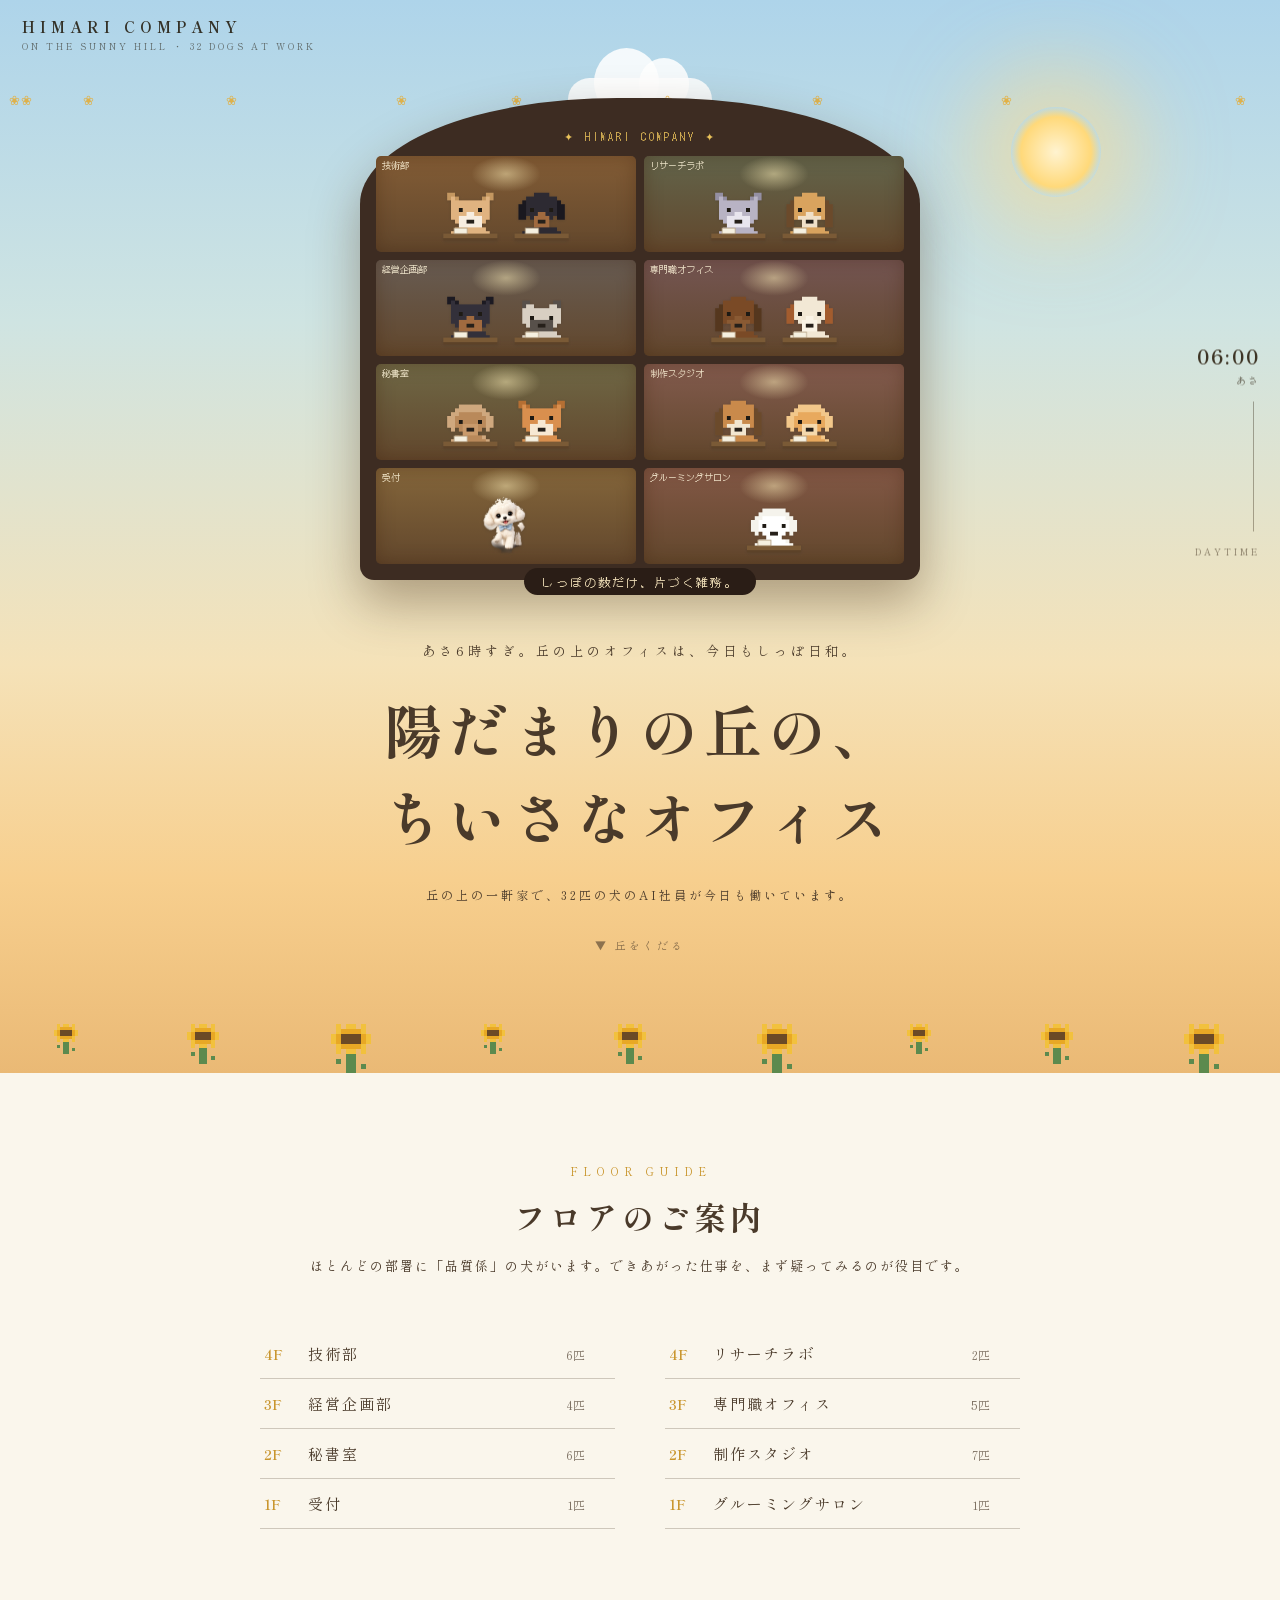
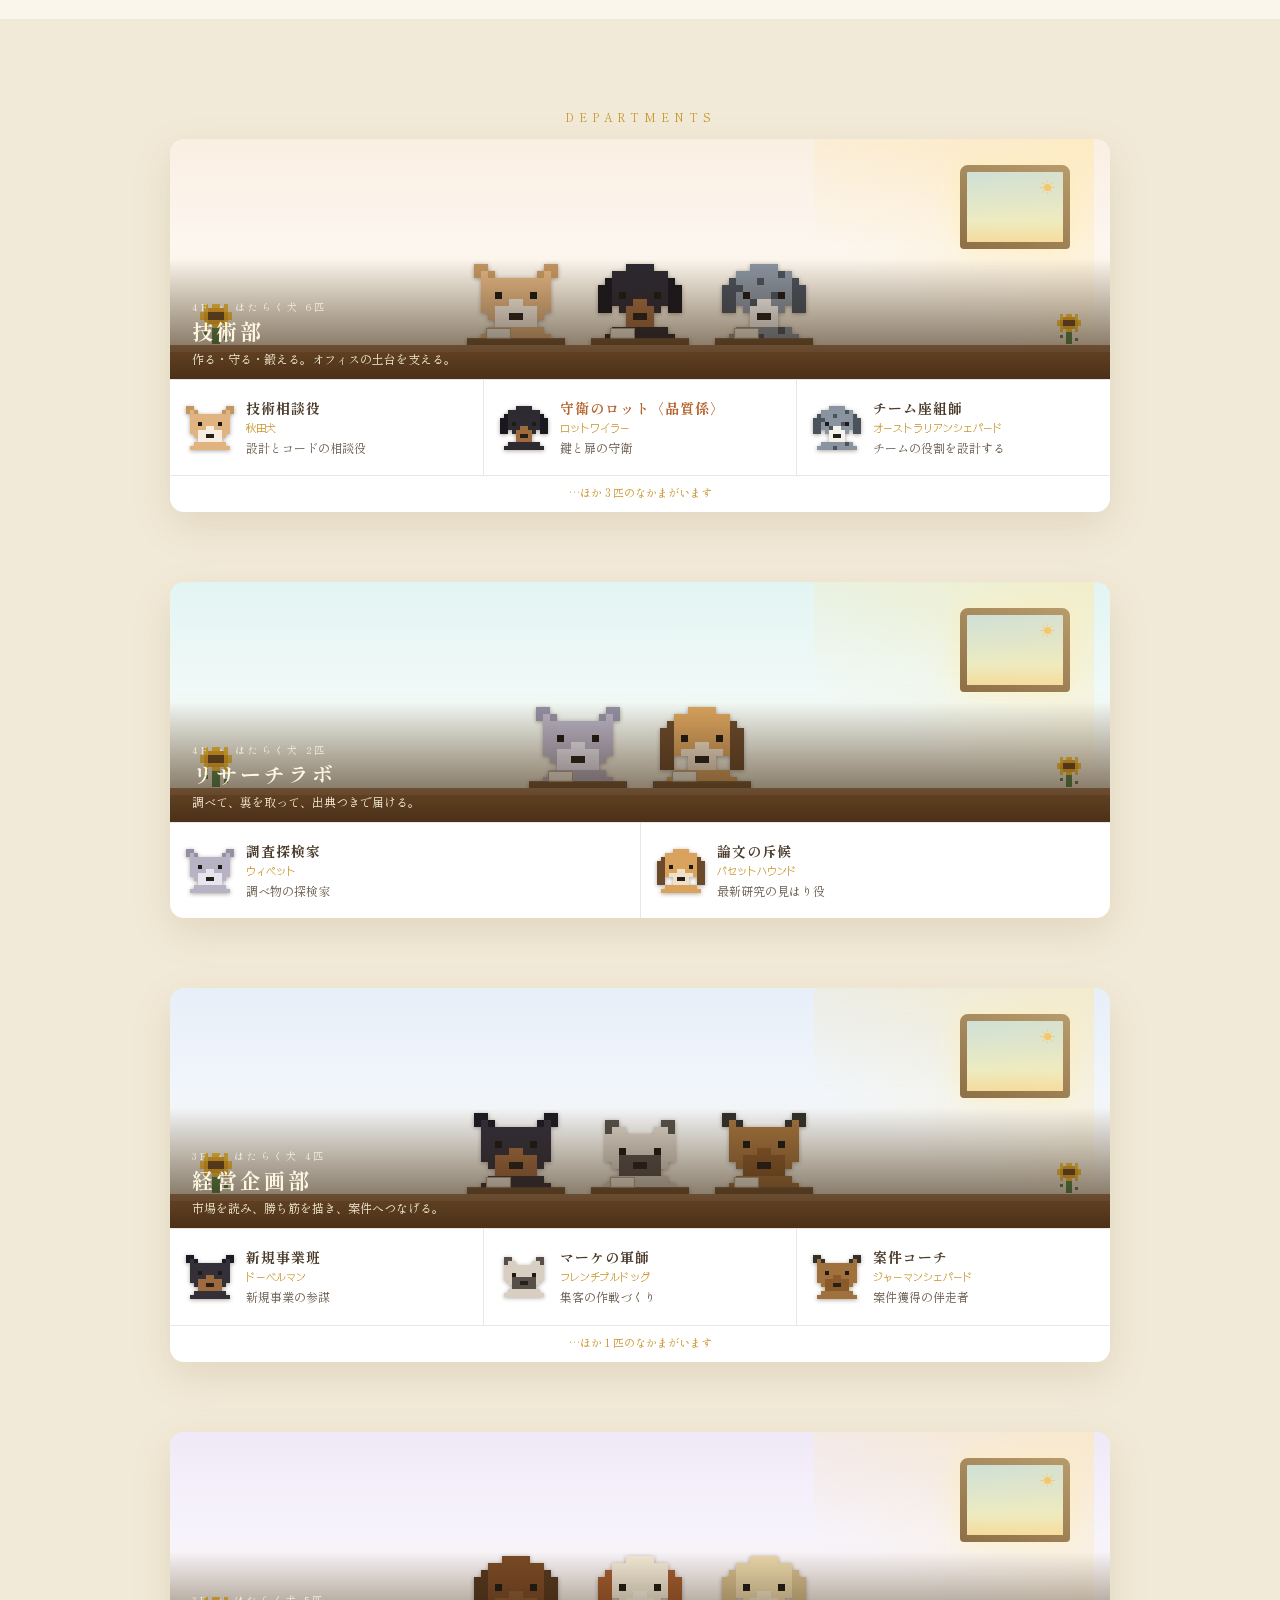
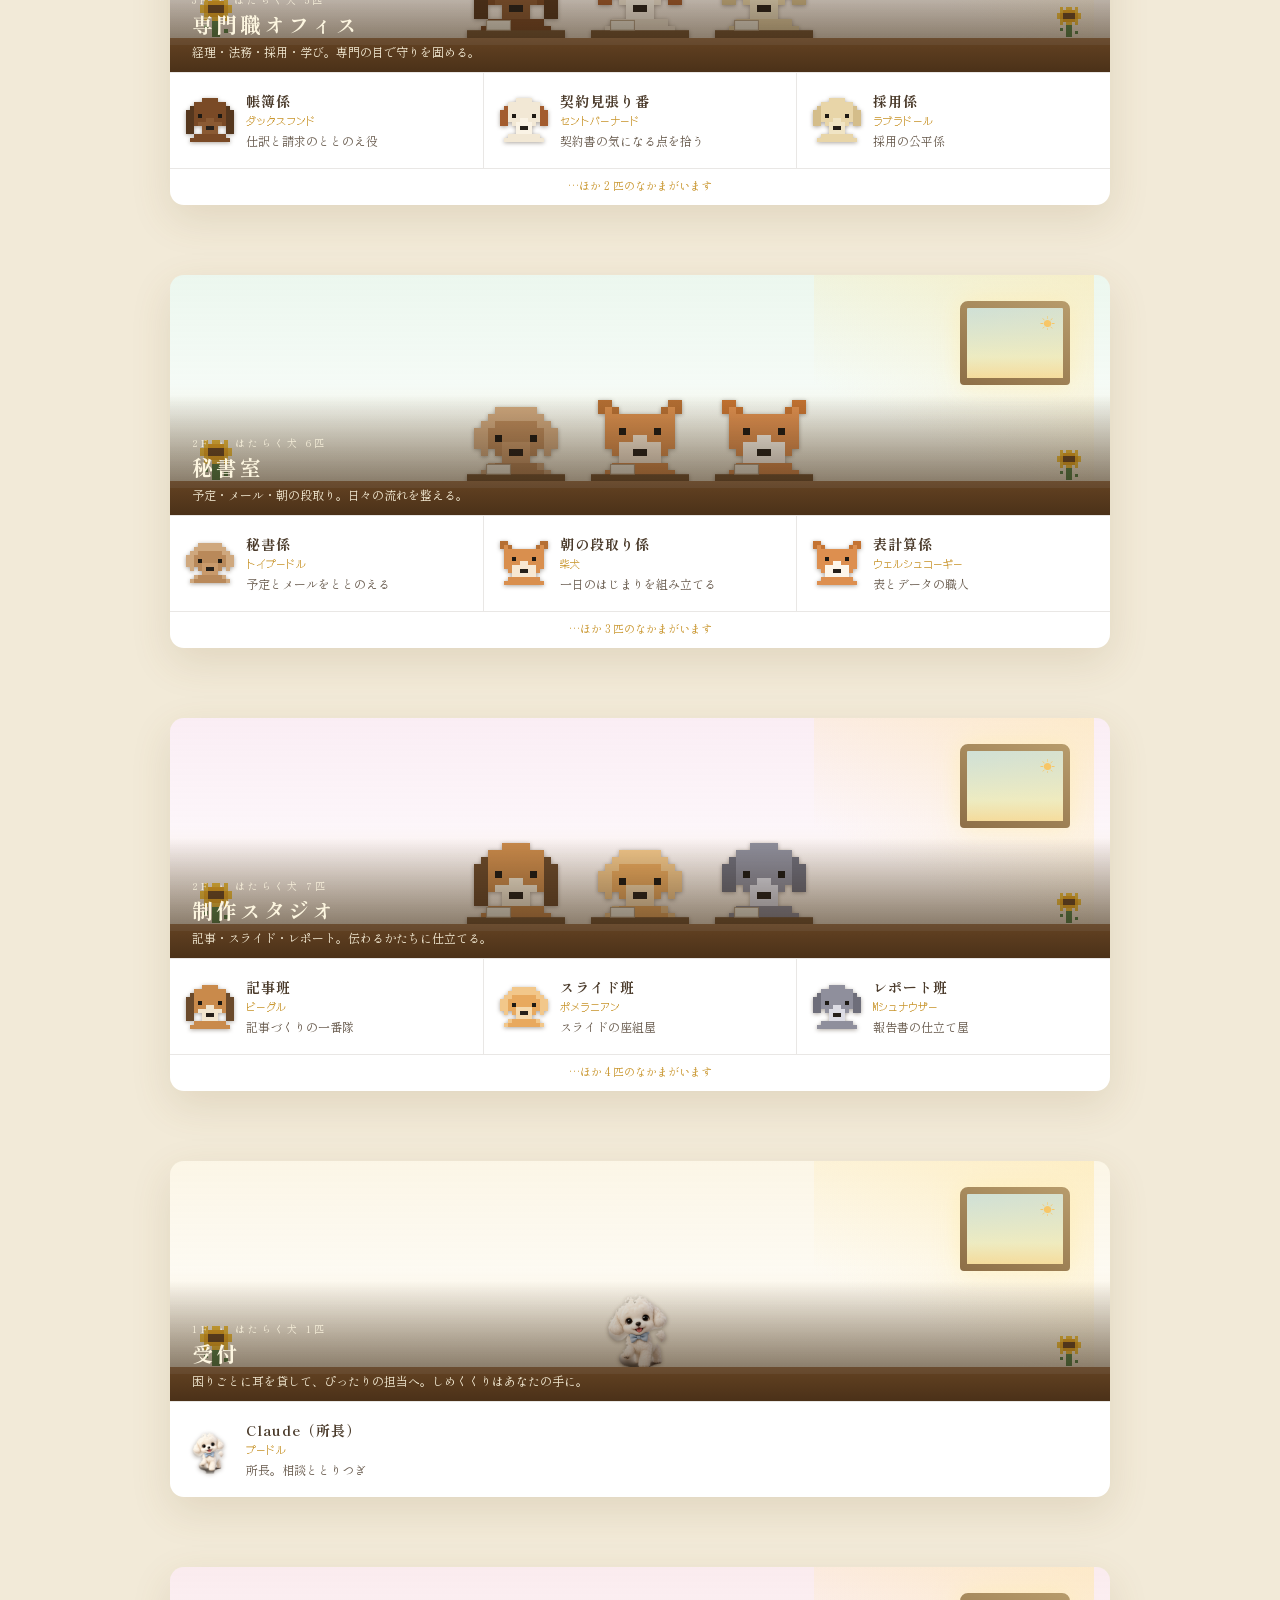
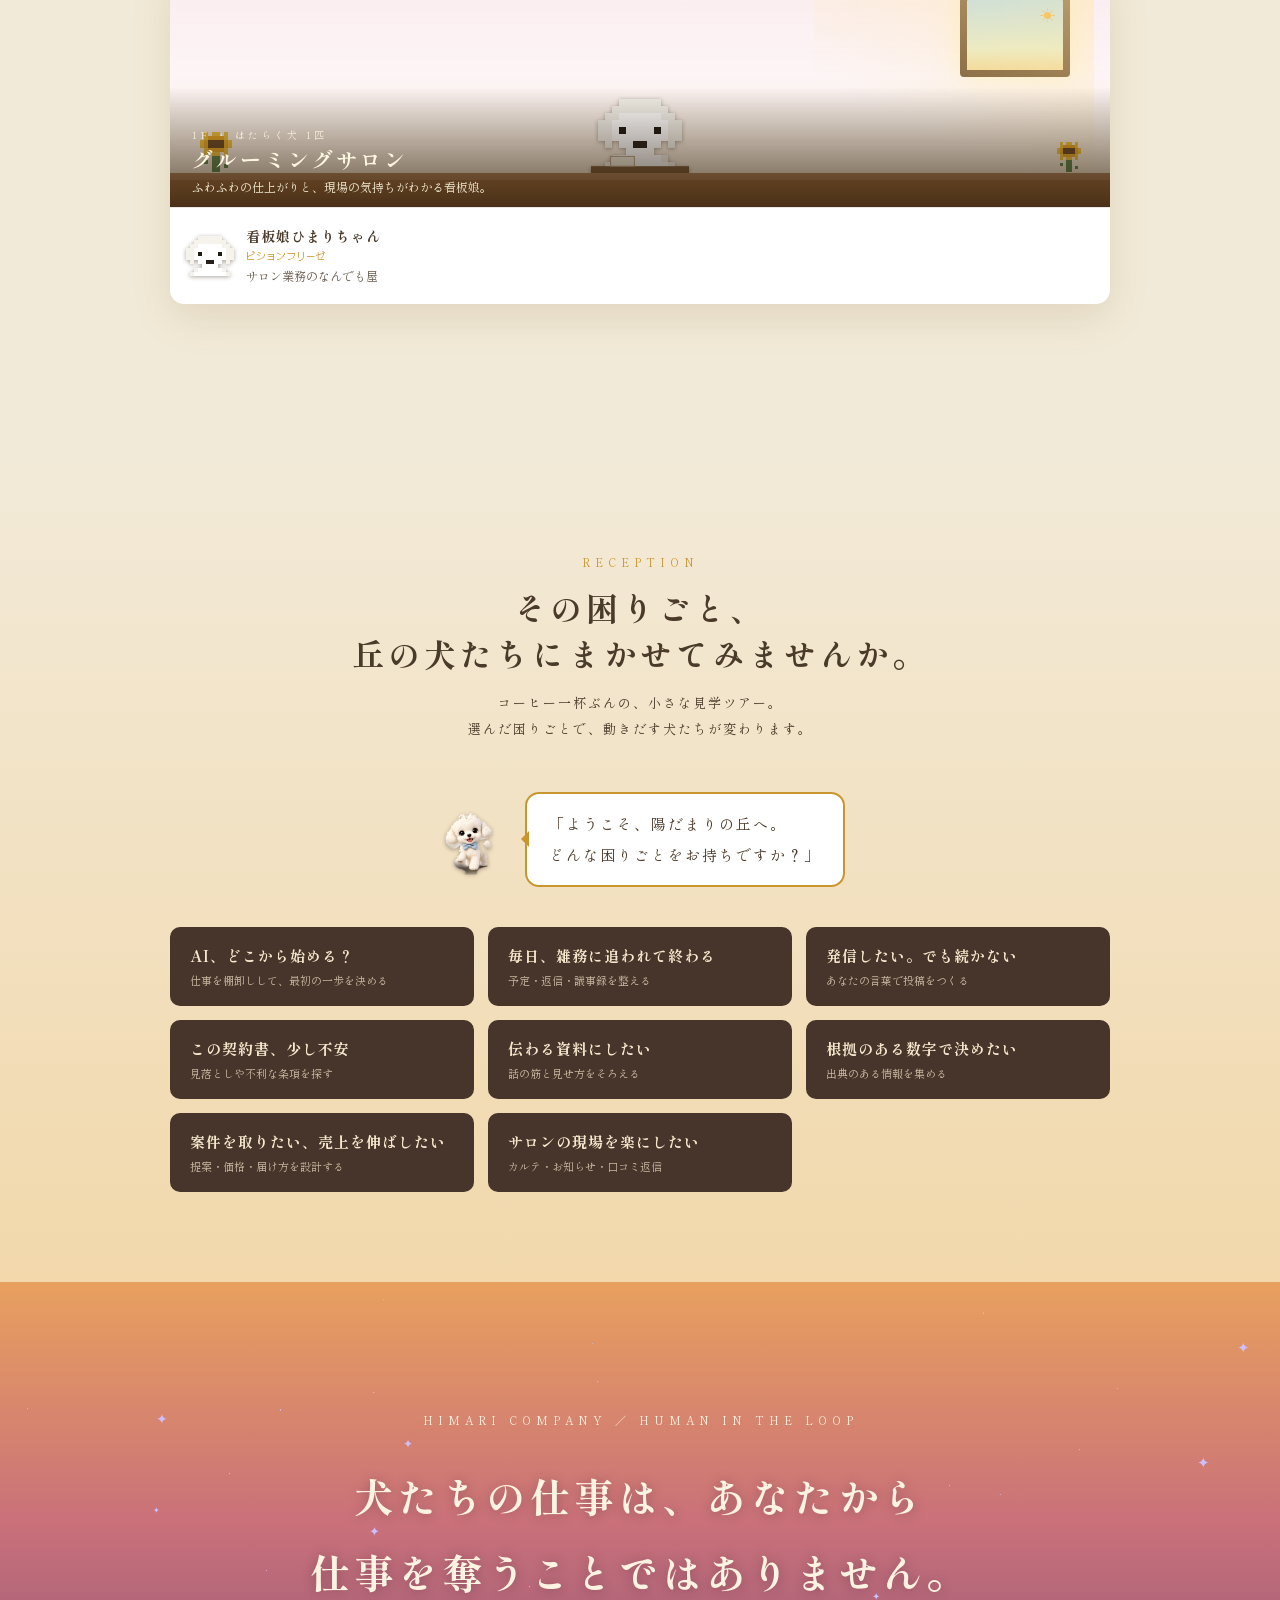
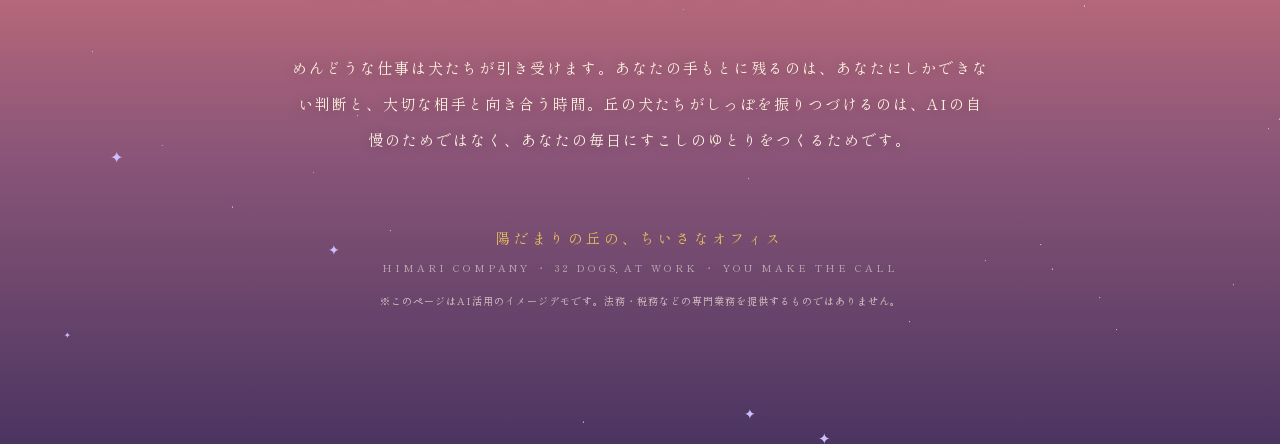
<file: virtual-office/demo-site/index.html>
<!DOCTYPE html>
<html lang="ja">
<head>
<meta charset="UTF-8">
<meta name="viewport" content="width=device-width, initial-scale=1.0">
<title>陽だまりの丘の、ちいさなオフィス — HIMARI COMPANY</title>
<link href="https://fonts.googleapis.com/css2?family=Shippori+Mincho:wght@500;700&family=DotGothic16&display=swap" rel="stylesheet">
<style>
  :root {
    --ink: #4a3a2a;
    --paper: #faf6ec;
    --paper2: #f2ead8;
    --gold: #c9962e;
    --terra: #b5642e;
    --night: #241a30;
    --nightink: #f0dfb8;
    --tilt: 28deg;
  }
  * { box-sizing: border-box; margin: 0; padding: 0; }
  html { scroll-behavior: smooth; }
  body {
    font-family: 'Shippori Mincho', serif;
    color: var(--ink);
    background: var(--paper);
    overflow-x: hidden;
  }
  .pixel { font-family: 'DotGothic16', monospace; }
  .billboard { transform-style: preserve-3d; transform-origin: bottom center; transform: rotateX(calc(-1 * var(--tilt))); }
  .dogsvg { filter: drop-shadow(0 1px 2px rgba(74,58,42,.45)); }

  /* ============ 固定ヘッダー・時刻メーター ============ */
  .brandbar {
    position: fixed; top: 0; left: 0; z-index: 50; padding: 16px 22px;
    mix-blend-mode: multiply;
  }
  .brandbar .b1 { font-size: 15px; letter-spacing: 5px; font-weight: 700; }
  .brandbar .b2 { font-size: 9px; letter-spacing: 3px; opacity: .65; margin-top: 3px; }
  .timemeter {
    position: fixed; right: 20px; top: 50%; transform: translateY(-50%);
    z-index: 50; text-align: right; mix-blend-mode: multiply;
  }
  .timemeter .tm-time { font-size: 20px; font-weight: 700; letter-spacing: 2px; }
  .timemeter .tm-label { font-size: 10px; letter-spacing: 2px; opacity: .7; margin-top: 2px; }
  .timemeter .tm-line { width: 1px; height: 130px; background: currentColor; opacity: .4; margin: 14px 6px 14px auto; }
  .timemeter .tm-foot { font-size: 9px; letter-spacing: 3px; opacity: .6; }
  @media (max-width: 760px) { .timemeter { display: none; } }

  /* ============ ヒーロー（陽だまりの空） ============ */
  .hero {
    min-height: 100vh; position: relative; overflow: hidden;
    background: linear-gradient(180deg, #aed4ea 0%, #cfe4e2 30%, #f5e2b8 62%, #f7cf8e 82%, #eab975 100%);
    display: flex; flex-direction: column; align-items: center;
    padding: 90px 16px 0;
  }
  .sun {
    position: absolute; top: 10%; right: 14%; width: 90px; height: 90px; border-radius: 50%;
    background: radial-gradient(circle, #fff3d0 0%, #ffd97a 55%, rgba(255,217,122,0) 72%);
    box-shadow: 0 0 80px 40px rgba(255,220,140,.55);
    animation: sunpulse 6s ease-in-out infinite;
  }
  @keyframes sunpulse { 0%,100% { transform: scale(1); } 50% { transform: scale(1.06); } }
  .cloud {
    position: absolute; background: rgba(255,255,255,.85); border-radius: 40px;
    animation: drift linear infinite;
  }
  .cloud::before, .cloud::after {
    content: ""; position: absolute; background: inherit; border-radius: 50%;
  }
  .cloud::before { width: 45%; height: 160%; left: 18%; top: -70%; }
  .cloud::after { width: 35%; height: 120%; right: 16%; top: -45%; }
  @keyframes drift { from { transform: translateX(-160px); } to { transform: translateX(calc(100vw + 160px)); } }
  .petal {
    position: absolute; font-size: 13px; color: #e8a825; opacity: .8;
    animation: fall linear infinite;
  }
  @keyframes fall {
    from { transform: translateY(-40px) rotate(0deg); }
    to { transform: translateY(105vh) rotate(360deg); }
  }

  /* --- 断面図の建物 --- */
  .buildingwrap { position: relative; z-index: 2; margin-top: 8px; }
  .building {
    width: min(560px, 92vw);
    background: #3d2c22;
    border-radius: 46% 46% 14px 14px / 22% 22% 14px 14px;
    padding: 30px 16px 16px;
    box-shadow: 0 22px 50px rgba(80,50,20,.4);
  }
  .building .roof {
    text-align: center; color: #e8c15a; font-size: 11px; letter-spacing: 3px;
    margin-bottom: 12px; font-family: 'DotGothic16', monospace;
  }
  .floors { display: flex; flex-direction: column; gap: 8px; }
  .brow { display: flex; gap: 8px; }
  .broom {
    flex: 1; position: relative; min-height: 96px; border-radius: 5px;
    padding: 6px 4px 0; overflow: hidden;
    box-shadow: inset 0 0 18px rgba(60,30,10,.35);
    perspective: 260px;
  }
  .broomfloor {
    position: absolute; left: 0; right: 0; bottom: 0; padding-bottom: 6px;
    display: flex; align-items: flex-end; justify-content: center; gap: 2px;
    transform-style: preserve-3d; transform-origin: bottom center; transform: rotateX(var(--tilt));
  }
  .broom .rname {
    position: absolute; top: 3px; left: 6px; font-size: 9px;
    font-family: 'DotGothic16', monospace; opacity: .9; z-index: 2;
  }
  .broom .lampglow {
    position: absolute; top: 0; left: 50%; transform: translateX(-50%);
    width: 70px; height: 36px; border-radius: 50%;
    background: radial-gradient(ellipse, rgba(255,240,185,.5), transparent 70%);
    animation: lampf 4.5s ease-in-out infinite;
  }
  @keyframes lampf { 0%,100% { opacity: .9; } 50% { opacity: .55; } }
  .broom svg { transform: scale(.78); transform-origin: bottom center; }
  .caption-chip {
    position: relative; z-index: 2; margin-top: -12px;
    background: #2a1d16; color: #f0dfb8; font-size: 12px; letter-spacing: 2px;
    padding: 5px 18px; border-radius: 20px;
    font-family: 'DotGothic16', monospace;
  }

  /* --- ひまわり --- */
  .flowers { position: absolute; bottom: -6px; left: 0; width: 100%; display: flex; justify-content: space-around; z-index: 1; }
  .flowers svg { animation: sway 4s ease-in-out infinite; transform-origin: bottom center; }
  .flowers svg:nth-child(2n) { animation-delay: 1.3s; }
  .flowers svg:nth-child(3n) { animation-delay: 2.1s; }
  @keyframes sway { 0%,100% { transform: rotate(-3deg); } 50% { transform: rotate(3deg); } }

  .hero-copy { position: relative; z-index: 2; text-align: center; padding: 46px 10px 120px; }
  .hero-copy .lead { font-size: 13px; letter-spacing: 4px; margin-bottom: 26px; opacity: .8; }
  .hero-copy h1 { font-size: clamp(34px, 7vw, 58px); font-weight: 700; letter-spacing: 6px; line-height: 1.5; }
  .hero-copy .sub { margin-top: 26px; font-size: 12px; letter-spacing: 3px; opacity: .7; }
  .scrollhint { margin-top: 34px; font-size: 11px; letter-spacing: 3px; opacity: .6; animation: hintbob 2s ease-in-out infinite; }
  @keyframes hintbob { 0%,100% { transform: translateY(0); } 50% { transform: translateY(6px); } }

  /* ============ 紙のセクション ============ */
  .papersec { background: var(--paper); padding: 90px 18px; }
  .papersec.alt { background: var(--paper2); }
  .inner { max-width: 940px; margin: 0 auto; }
  .seckicker { text-align: center; font-size: 11px; letter-spacing: 5px; color: var(--gold); margin-bottom: 14px; }
  .sechead { text-align: center; font-size: clamp(22px, 4vw, 32px); font-weight: 700; letter-spacing: 4px; margin-bottom: 14px; }
  .secnote { text-align: center; font-size: 13px; letter-spacing: 2px; opacity: .8; margin-bottom: 50px; line-height: 2; }

  /* --- フロア一覧 --- */
  .dirgrid { display: grid; grid-template-columns: 1fr 1fr; gap: 0 50px; max-width: 760px; margin: 0 auto; }
  @media (max-width: 640px) { .dirgrid { grid-template-columns: 1fr; } }
  .dirrow {
    display: flex; align-items: baseline; gap: 14px;
    border-bottom: 1px solid rgba(74,58,42,.25); padding: 14px 4px;
    cursor: pointer; transition: background .25s, padding-left .25s;
  }
  .dirrow:hover { background: rgba(201,150,46,.09); padding-left: 12px; }
  .dirrow:hover .dn { color: var(--gold); }
  .dirrow::after { content: "→"; font-size: 12px; opacity: 0; transition: opacity .25s; color: var(--gold); }
  .dirrow:hover::after { opacity: 1; }
  .dirrow .df { font-size: 13px; font-weight: 700; color: var(--gold); min-width: 30px; }
  .dirrow .dn { font-size: 15px; letter-spacing: 2px; }
  .dirrow .dc { margin-left: auto; font-size: 12px; opacity: .7; }

  /* --- 部署カード --- */
  .dept { max-width: 940px; margin: 0 auto 70px; background: #fff; border-radius: 14px; overflow: hidden; box-shadow: 0 14px 40px rgba(120,90,40,.14); }
  .scene { position: relative; height: 240px; overflow: hidden; perspective: 560px; }
  .scene .scenefloor { position: absolute; bottom: 0; left: 0; width: 100%; height: 34px; background: #a5713d; }
  .scene .scenefloor::after { content: ""; position: absolute; top: 0; width: 100%; height: 7px; background: rgba(255,255,255,.15); }
  .scene .win {
    position: absolute; top: 26px; right: 40px; width: 110px; height: 84px;
    background: linear-gradient(180deg, #b8dcec 0%, #e8ecc8 70%, #f2d898 100%);
    border: 7px solid #7a5a36; border-radius: 8px 8px 4px 4px;
    box-shadow: 0 0 24px rgba(255,240,180,.7);
  }
  .scene .win::after { content: "☀"; position: absolute; top: 4px; right: 8px; color: #f2b13d; font-size: 15px; }
  .scene .sunbeam {
    position: absolute; top: 0; right: 16px; width: 280px; height: 100%;
    background: linear-gradient(205deg, rgba(255,232,170,.55) 0%, rgba(255,232,170,.16) 45%, transparent 65%);
    animation: lampf 4.5s ease-in-out infinite;
  }
  .scene .dogsrow {
    position: absolute; bottom: 22px; left: 0; width: 100%; display: flex; justify-content: center; gap: 26px; align-items: flex-end;
    transform-style: preserve-3d; transform-origin: bottom center; transform: rotateX(var(--tilt));
  }
  .scene .sceneprop { position: absolute; bottom: 30px; left: 26px; }
  .scene .sceneplant { position: absolute; bottom: 30px; right: 26px; }
  .scene img.sceneimg { position: absolute; inset: 0; width: 100%; height: 100%; object-fit: cover; }
  .scene .scenecap {
    position: absolute; left: 0; bottom: 0; width: 100%; padding: 40px 22px 12px;
    background: linear-gradient(transparent, rgba(40,24,10,.72));
    color: #fdf6e0; z-index: 3;
  }
  .scene .scenecap .sf { font-size: 10px; letter-spacing: 3px; opacity: .85; }
  .scene .scenecap .sn { font-size: 21px; font-weight: 700; letter-spacing: 3px; margin-top: 2px; }
  .scene .scenecap .st { font-size: 12px; margin-top: 4px; opacity: .95; }
  .members { display: flex; border-top: 1px solid rgba(74,58,42,.12); }
  @media (max-width: 640px) { .members { flex-direction: column; } }
  .member { flex: 1; padding: 18px 16px; display: flex; align-items: center; gap: 12px; border-right: 1px solid rgba(74,58,42,.12); }
  .member:last-child { border-right: none; }
  .member svg { flex: 0 0 auto; }
  .member .mn { font-size: 14px; font-weight: 700; letter-spacing: 1px; }
  .member .mb { font-size: 10px; color: var(--gold); margin-top: 2px; font-family: 'DotGothic16', monospace; }
  .member .mr { font-size: 12px; opacity: .85; margin-top: 3px; line-height: 1.6; }
  .member.advocate .mn { color: var(--terra); }

  /* ============ 受付窓口（困りごとセクション） ============ */
  .worrysec { background: linear-gradient(180deg, var(--paper2) 0%, #f2d8ab 100%); padding: 90px 18px; }
  .reception { display: flex; align-items: center; justify-content: center; gap: 18px; margin-bottom: 40px; flex-wrap: wrap; }
  .reception .bubble {
    position: relative; background: #fff; border: 2px solid var(--gold); border-radius: 14px;
    padding: 14px 22px; font-size: 15px; line-height: 2.1; letter-spacing: 2px; max-width: 440px;
  }
  .reception .bubble::before {
    content: ""; position: absolute; left: -14px; top: 50%; transform: translateY(-50%);
    border: 8px solid transparent; border-right-color: var(--gold);
  }
  .worrycards { display: grid; grid-template-columns: repeat(3, 1fr); gap: 14px; max-width: 940px; margin: 0 auto; }
  @media (max-width: 760px) { .worrycards { grid-template-columns: 1fr; } }
  .worrycard {
    background: #47342a; color: #f5e8cc; border-radius: 10px; padding: 16px 18px;
    cursor: pointer; border: 2px solid transparent; transition: transform .2s, border-color .2s, background .2s;
  }
  .worrycard:hover { transform: translateY(-3px); }
  .worrycard.sel { border-color: var(--gold); background: #5c4432; }
  .worrycard .wt { font-size: 15px; font-weight: 700; letter-spacing: 1px; }
  .worrycard .ws { font-size: 11px; opacity: .75; margin-top: 6px; }
  /* --- おしごと劇場（クリックで進む紙芝居） --- */
  .flowpanel {
    max-width: 940px; margin: 28px auto 0; border-radius: 16px;
    box-shadow: 0 18px 50px rgba(90,60,20,.3); display: none; overflow: hidden;
  }
  .flowpanel.show { display: block; animation: panelin .5s ease; }
  @keyframes panelin { from { opacity: 0; transform: translateY(18px); } to { opacity: 1; transform: none; } }
  .theater { position: relative; min-height: 440px; padding: 18px 20px 24px; perspective: 560px; }
  .th-head { display: flex; justify-content: space-between; align-items: flex-start; color: #fdf3e2; gap: 10px; flex-wrap: wrap; }
  .th-phase { font-size: 10px; letter-spacing: 3px; opacity: .9; }
  .th-room { font-size: 17px; font-weight: 700; letter-spacing: 2px; margin-top: 4px; }
  .th-prog { display: flex; gap: 5px; margin-top: 6px; }
  .th-prog span { width: 26px; height: 3px; background: rgba(255,255,255,.28); border-radius: 2px; }
  .th-prog span.on { background: #ffd88a; }
  .th-dogs {
    display: flex; justify-content: center; gap: 22px; align-items: flex-end; margin: 20px 0 14px; min-height: 96px;
    transform-style: preserve-3d; transform-origin: bottom center; transform: rotateX(var(--tilt));
  }
  .th-dogs svg { filter: drop-shadow(0 4px 6px rgba(0,0,0,.35)); }
  .th-card {
    background: rgba(28,19,11,.85); border: 1px solid rgba(255,216,138,.35); border-radius: 12px;
    color: #fdf3e2; padding: 16px 20px; max-width: 600px; margin: 0 auto;
  }
  .th-sp { display: flex; align-items: center; gap: 10px; flex-wrap: wrap; }
  .th-name { font-size: 15px; font-weight: 700; letter-spacing: 1px; }
  .th-tag { font-size: 10px; opacity: .75; }
  .th-badge { margin-left: auto; font-size: 9px; letter-spacing: 2px; border: 1px solid #e8a05e; color: #ffc890; border-radius: 12px; padding: 2px 9px; white-space: nowrap; }
  .th-line { font-size: 16px; line-height: 2.1; letter-spacing: 1px; margin-top: 10px; }
  .th-body { font-size: 12px; line-height: 2; letter-spacing: 1px; margin-top: 8px; opacity: .85; }
  .th-foot { display: flex; align-items: center; margin-top: 14px; }
  .th-step { font-size: 11px; opacity: .75; letter-spacing: 2px; }
  .th-next {
    margin-left: auto; font-family: inherit; cursor: pointer;
    background: #ffe2ae; color: #4a3010; border: none; border-radius: 22px;
    padding: 9px 24px; font-size: 13px; letter-spacing: 2px; font-weight: 700;
  }
  .th-next:active { transform: translateY(2px); }
  .stampbtn {
    display: block; margin: 18px auto 4px; width: 112px; height: 112px; border-radius: 50%;
    background: #c9654a; color: #fff8ec; border: 4px solid #a34a34;
    font-family: inherit; font-size: 14px; letter-spacing: 3px; line-height: 1.8;
    cursor: pointer; box-shadow: 0 6px 0 #8a3c2a;
  }
  .stampbtn:active { transform: translateY(5px); box-shadow: 0 1px 0 #8a3c2a; }
  .th-complete { text-align: center; color: #fdf3e2; padding: 8px 0; }
  .stampmark {
    display: inline-block; border: 3px solid #ff9270; color: #ff9270;
    font-size: 22px; font-weight: 700; letter-spacing: 6px; padding: 8px 16px 8px 22px;
    transform: rotate(-12deg); border-radius: 6px; margin-bottom: 18px;
    animation: stampin .35s cubic-bezier(.2, 2.2, .6, 1);
  }
  @keyframes stampin { from { transform: rotate(-12deg) scale(2.2); opacity: 0; } to { transform: rotate(-12deg) scale(1); opacity: 1; } }
  .th-ctitle { display: inline-block; font-size: 12px; letter-spacing: 2px; border: 1px solid rgba(255,216,138,.5); border-radius: 20px; padding: 5px 16px; margin-bottom: 16px; }
  .th-cline { font-size: clamp(18px, 3vw, 26px); font-weight: 700; letter-spacing: 3px; line-height: 1.9; }
  .th-csub { font-size: 12px; letter-spacing: 1px; opacity: .8; margin-top: 14px; line-height: 2; }
  .th-cbtns { margin-top: 24px; display: flex; gap: 12px; justify-content: center; flex-wrap: wrap; }
  .th-cbtns button, .th-cbtns a {
    font-family: inherit; font-size: 12px; letter-spacing: 2px; cursor: pointer;
    background: transparent; color: #fdf3e2; border: 1px solid rgba(253,243,226,.55);
    border-radius: 22px; padding: 9px 22px; text-decoration: none;
  }
  .th-cbtns button:hover, .th-cbtns a:hover { background: rgba(253,243,226,.12); }

  /* ============ 夕暮れの締めセクション ============ */
  .nightsec {
    position: relative; overflow: hidden;
    background: linear-gradient(180deg, #e8a05e 0%, #c9707a 32%, #8a5578 62%, #4a3560 100%);
    color: #fdf3e2; text-align: center; padding: 130px 18px 90px;
  }
  .nightsec h2, .nightsec .body { text-shadow: 0 1px 12px rgba(60,30,40,.35); }
  .nightsec .stars span { position: absolute; color: #cdbfff; animation: twinkle 3s infinite; }
  @keyframes twinkle { 0%,100% { opacity: .1; } 50% { opacity: .9; } }
  .nightsec .kicker { font-size: 11px; letter-spacing: 5px; opacity: .7; margin-bottom: 30px; }
  .nightsec h2 { font-size: clamp(24px, 4.6vw, 40px); font-weight: 700; letter-spacing: 4px; line-height: 1.9; }
  .nightsec .body { max-width: 700px; margin: 40px auto 0; font-size: 15px; line-height: 2.4; letter-spacing: 2px; }
  .nightsec .fin { margin-top: 70px; font-size: 14px; letter-spacing: 4px; color: #e8c15a; }
  .nightsec .fin2 { margin-top: 12px; font-size: 10px; letter-spacing: 3px; opacity: .6; }
  .nightsec .links { margin-top: 46px; display: flex; gap: 14px; justify-content: center; flex-wrap: wrap; }
  .nightsec .links a {
    color: var(--nightink); text-decoration: none; font-size: 12px; letter-spacing: 2px;
    border: 1px solid rgba(240,223,184,.5); border-radius: 24px; padding: 9px 22px;
    transition: background .3s;
  }
  .nightsec .links a:hover { background: rgba(240,223,184,.14); }

  .fadein { opacity: 0; transform: translateY(26px); transition: opacity .9s ease, transform .9s ease; }
  .fadein.visible { opacity: 1; transform: translateY(0); }

  /* --- アクセシビリティ --- */
  .dirrow:focus-visible, .worrycard:focus-visible { outline: 3px solid var(--gold); outline-offset: 2px; }
  .membermore { text-align: center; font-size: 11px; color: var(--gold); padding: 8px 0 12px; border-top: 1px solid rgba(74,58,42,.12); }
  .nightsec .fin3 { margin-top: 18px; font-size: 10px; letter-spacing: 1px; opacity: .7; }
  @media (prefers-reduced-motion: reduce) {
    *, *::before, *::after { animation: none !important; transition: none !important; }
  }
</style>
</head>
<body>

<div class="brandbar">
  <div class="b1" id="brandName"></div>
  <div class="b2" id="brandSub"></div>
</div>
<div class="timemeter">
  <div class="tm-time" id="tmTime">06:00</div>
  <div class="tm-label" id="tmLabel">あさ</div>
  <div class="tm-line"></div>
  <div class="tm-foot">DAYTIME</div>
</div>

<div id="page"></div>

<script>
// ================================================================
//  ★ 物語の設定（ここを書き換えれば、別の業種・別の会社にも使えます）
// ================================================================
const STORY = {
  brand: "HIMARI COMPANY",
  brandSub: "ON THE SUNNY HILL ・ 32 DOGS AT WORK",
  heroLead: "あさ6時すぎ。丘の上のオフィスは、今日もしっぽ日和。",
  heroTitle: ["陽だまりの丘の、", "ちいさなオフィス"],
  heroSub: "丘の上の一軒家で、32匹の犬のAI社員が今日も働いています。",
  captionChip: "しっぽの数だけ、片づく雑務。",
  dirKicker: "FLOOR GUIDE",
  dirHead: "フロアのご案内",
  dirNote: "ほとんどの部署に「品質係」の犬がいます。できあがった仕事を、まず疑ってみるのが役目です。",
  deptKicker: "DEPARTMENTS",
  closing: {
    kicker: "HIMARI COMPANY ／ HUMAN IN THE LOOP",
    title: ["犬たちの仕事は、あなたから", "仕事を奪うことではありません。"],
    body: "めんどうな仕事は犬たちが引き受けます。あなたの手もとに残るのは、あなたにしかできない判断と、大切な相手と向き合う時間。丘の犬たちがしっぽを振りつづけるのは、AIの自慢のためではなく、あなたの毎日にすこしのゆとりをつくるためです。",
    fin: "陽だまりの丘の、ちいさなオフィス",
    fin2: "HIMARI COMPANY ・ 32 DOGS AT WORK ・ YOU MAKE THE CALL",
  },
  links: [],
};

// ================================================================
//  ★ 画像差し替え（後でAI生成画像にできる。書き方は 画像差し替えガイド.md 参照）
//  画像ファイルを images/ に置いて、ここに1行足すだけ。消せばドット絵に戻る。
// ================================================================
// 部屋の情景（部署カードの背景）＋ヒーローの建物
// 例： "hero": "images/hero.png",  "秘書室": "images/scene/秘書室.png",
const SCENE_IMAGES = {
};
// キャラクター（ドット絵の犬の代わりに表示。透過PNG推奨）
// 例： "morning": "images/char/morning.png",
const CHAR_IMAGES = {
  "claude": "images/char/claude.png",
};
// おしごと劇場の背景（部署名がキー）
// 例： "秘書室": "images/theater/秘書室.png",
const THEATER_IMAGES = {
};

// フロア構成（部署・階・メンバー・ひとこと役割）
const FLOORS = [
  { f: "4F", rooms: ["技術部", "リサーチラボ"] },
  { f: "3F", rooms: ["経営企画部", "専門職オフィス"] },
  { f: "2F", rooms: ["秘書室", "制作スタジオ"] },
  { f: "1F", rooms: ["受付", "グルーミングサロン"] },
];

const ROOMS = [
  { name: "受付", color: "#e8c15a", tagline: "困りごとに耳を貸して、ぴったりの担当へ。しめくくりはあなたの手に。", members: [
    { id: "claude", label: "Claude（所長）", role: "所長。相談ととりつぎ" },
  ]},
  { name: "秘書室", color: "#7ec98f", tagline: "予定・メール・朝の段取り。日々の流れを整える。", members: [
    { id: "secretary", label: "秘書係", role: "予定とメールをととのえる" },
    { id: "morning", label: "朝の段取り係", role: "一日のはじまりを組み立てる" },
    { id: "spreadsheet-operator", label: "表計算係", role: "表とデータの職人" },
    { id: "meeting-supporter", label: "議事録係", role: "会議を議事録に変える" },
    { id: "meeting-summarizer", label: "要約係", role: "長い話を要点にする" },
    { id: "goal-tracker", label: "目標係", role: "目標と振り返りの番人" },
  ]},
  { name: "制作スタジオ", color: "#e089b8", tagline: "記事・スライド・レポート。伝わるかたちに仕立てる。", members: [
    { id: "writing-crew-starter", label: "記事班", role: "記事づくりの一番隊" },
    { id: "slide-maker", label: "スライド班", role: "スライドの座組屋" },
    { id: "report-writer", label: "レポート班", role: "報告書の仕立て屋" },
    { id: "content-creator", label: "発信企画係", role: "発信ネタの企画屋" },
    { id: "design-consultant", label: "デザイン相談役", role: "見た目の相談役" },
    { id: "image-prompt-generator", label: "画像の呪文書き", role: "画像生成の下ごしらえ" },
    { id: "text-quality-checker", label: "疑り屋のダル", role: "誤字と事実をまず疑う", advocate: true },
  ]},
  { name: "経営企画部", color: "#5a8fd0", tagline: "市場を読み、勝ち筋を描き、案件へつなげる。", members: [
    { id: "bizdev-strategist", label: "新規事業班", role: "新規事業の参謀" },
    { id: "marketing-strategist", label: "マーケの軍師", role: "集客の作戦づくり" },
    { id: "anken-coach-elite", label: "案件コーチ", role: "案件獲得の伴走者" },
    { id: "anken-sales-product-designer", label: "営業設計士", role: "営業トークの設計士" },
  ]},
  { name: "専門職オフィス", color: "#9a6fd0", tagline: "経理・法務・採用・学び。専門の目で守りを固める。", members: [
    { id: "accounting-helper", label: "帳簿係", role: "仕訳と請求のととのえ役" },
    { id: "legal-advisor", label: "契約見張り番", role: "契約書の気になる点を拾う" },
    { id: "hiring-assistant", label: "採用係", role: "採用の公平係" },
    { id: "learning-advisor", label: "学びの案内人", role: "学習計画の相談役" },
    { id: "customer-support-advisor", label: "お客さま係", role: "お客様対応の改善係" },
  ]},
  { name: "リサーチラボ", color: "#3fb8a8", tagline: "調べて、裏を取って、出典つきで届ける。", members: [
    { id: "research-assistant", label: "調査探検家", role: "調べ物の探検家" },
    { id: "academic-scout", label: "論文の斥候", role: "最新研究の見はり役" },
  ]},
  { name: "技術部", color: "#e0913f", tagline: "作る・守る・鍛える。オフィスの土台を支える。", members: [
    { id: "engineer-assistant", label: "技術相談役", role: "設計とコードの相談役" },
    { id: "security-guard", label: "守衛のロット", role: "鍵と扉の守衛", advocate: true },
    { id: "agent-team-builder", label: "チーム座組師", role: "チームの役割を設計する" },
    { id: "create-vault", label: "資料庫大工", role: "資料の置き場所をつくる" },
    { id: "make-claudemd", label: "ルール編集係", role: "ルールブックの編集者" },
    { id: "elite-agent-upgrade-wizard", label: "更新の魔法使い", role: "みんなを新しく保つ" },
  ]},
  { name: "グルーミングサロン", color: "#e07a90", tagline: "ふわふわの仕上がりと、現場の気持ちがわかる看板娘。", members: [
    { id: "grooming-assistant", label: "看板娘ひまりちゃん", role: "サロン業務のなんでも屋" },
  ]},
];

// ================================================================
//  犬種ドット絵（office.html と同じ設定）
// ================================================================
const ARCHETYPES = {
  pointy: ["DD........DD","DCD......DCD",".CCCCCCCCCC.",".CCCCCCCCCC.",".CCECCCCECC.",".CCCCMMCCCC.",".CCMMMMMMCC.","..CMMNNMMC..","...MMMMMM...","..CCCCCCCC..",".CCCCCCCCCC."],
  floppy: ["....CCCC....","..CCCCCCCC..",".DCCCCCCCCD.","DDCCCCCCCCDD","DDCECCCCECDD","DDCCCMMCCCDD","DD.CMMMMC.DD","....MNNM....","....MMMM....","..CCCCCCCC..",".CCCCCCCCCC."],
  longear: ["....CCCC....","..CCCCCCCC..",".DCCCCCCCCD.","DDCCCCCCCCDD","DDCECCCCECDD","DDCCCMMCCCDD","DDCMMMMMMCDD","DD..MNNM..DD","DD..MMMM..DD","..CCCCCCCC..",".CCCCCCCCCC."],
  fluffy: ["...FFFFFF...","..FFFFFFFF..",".FFCCCCCCFF.","FFCCCCCCCCFF","FFCECCCCECFF","FFCCMMMMCCFF",".F.CMNNMC.F.","....MMMM....","..FCCCCCCF..",".FCCCCCCCCF."],
  flat: [".DD......DD.",".DCC....CCD.",".CCCCCCCCCC.",".CCCCCCCCCC.",".CCECCCCECC.",".CCDDDDDDCC.","..CDDNNDDC..","...DDDDDD...","..CCCCCCCC..",".CCCCCCCCCC."],
};
const BREEDS = {
  "claude":                     { b:"プードル",             a:"fluffy",  C:"#f7f3e8", D:"#e5ddc8", M:"#fffdf5", F:"#fffef8" },
  "secretary":                  { b:"トイプードル",         a:"fluffy",  C:"#b9895a", D:"#9c7048", M:"#c99a6b", F:"#cfa87e" },
  "meeting-supporter":          { b:"ボーダーコリー",       a:"floppy",  C:"#3a3a42", D:"#232329", M:"#f5f2ec" },
  "meeting-summarizer":         { b:"シェルティ",           a:"pointy",  C:"#b5763a", D:"#8a5426", M:"#f7efe2" },
  "morning":                    { b:"柴犬",                 a:"pointy",  C:"#d98f4e", D:"#b56f33", M:"#f7e8d3" },
  "goal-tracker":               { b:"ジャックラッセル",     a:"floppy",  C:"#f2ead8", D:"#b5763a", M:"#fdf8ee" },
  "spreadsheet-operator":       { b:"ウェルシュコーギー",   a:"pointy",  C:"#dd8f4f", D:"#c47332", M:"#fdf6ea" },
  "writing-crew-starter":       { b:"ビーグル",             a:"longear", C:"#c98a4b", D:"#6b4a2b", M:"#f2e6d0" },
  "slide-maker":                { b:"ポメラニアン",         a:"fluffy",  C:"#e8a95e", D:"#cc8f47", M:"#f5d9ad", F:"#f2c78a" },
  "report-writer":              { b:"Mシュナウザー",        a:"floppy",  C:"#8f8f9c", D:"#6e6e7a", M:"#dcdce4" },
  "content-creator":            { b:"チワワ",               a:"pointy",  C:"#e6c391", D:"#cba36f", M:"#f5e9d5" },
  "design-consultant":          { b:"アフガンハウンド",     a:"longear", C:"#d9c49a", D:"#b09468", M:"#e8d8b5" },
  "image-prompt-generator":     { b:"シベリアンハスキー",   a:"pointy",  C:"#9aa5b5", D:"#6e7a8c", M:"#f7f7fa" },
  "text-quality-checker":       { b:"ダルメシアン",         a:"floppy",  C:"#f5f2ec", D:"#2b2b2b", M:"#ffffff", spots:true },
  "bizdev-strategist":          { b:"ドーベルマン",         a:"pointy",  C:"#33303a", D:"#1c1a22", M:"#a06a3f" },
  "marketing-strategist":       { b:"フレンチブルドッグ",   a:"flat",    C:"#d8cfc2", D:"#57504a", M:"#e8e0d3" },
  "anken-coach-elite":          { b:"ジャーマンシェパード", a:"pointy",  C:"#a0713d", D:"#33302a", M:"#8a5a2b" },
  "anken-sales-product-designer":{ b:"ボストンテリア",      a:"flat",    C:"#3a3a46", D:"#22222c", M:"#f0f0f0" },
  "accounting-helper":          { b:"ダックスフンド",       a:"longear", C:"#7a4a26", D:"#55371e", M:"#8a5a33" },
  "legal-advisor":              { b:"セントバーナード",     a:"floppy",  C:"#f2e8d5", D:"#a35c2e", M:"#faf3e5" },
  "hiring-assistant":           { b:"ラブラドール",         a:"floppy",  C:"#e8d5a8", D:"#d4bd8a", M:"#f0e4c4" },
  "learning-advisor":           { b:"ゴールデンレトリバー", a:"floppy",  C:"#d9a852", D:"#c39440", M:"#e8c987" },
  "customer-support-advisor":   { b:"キャバリア",           a:"longear", C:"#f2ead8", D:"#b5642e", M:"#fdf8ee" },
  "research-assistant":         { b:"ウィペット",           a:"pointy",  C:"#b8b3c4", D:"#948fa3", M:"#e8e5ee" },
  "academic-scout":             { b:"バセットハウンド",     a:"longear", C:"#d9a35e", D:"#6b4a2b", M:"#f0e0c8" },
  "engineer-assistant":         { b:"秋田犬",               a:"pointy",  C:"#e0b380", D:"#c49760", M:"#f7ede0" },
  "security-guard":             { b:"ロットワイラー",       a:"floppy",  C:"#2d2a32", D:"#1a181f", M:"#a06a3f" },
  "agent-team-builder":         { b:"オーストラリアンシェパード", a:"floppy", C:"#8a94a0", D:"#4a525c", M:"#f5f2ec", spots:true },
  "create-vault":               { b:"パグ",                 a:"flat",    C:"#d8b98a", D:"#4a4038", M:"#e5cba0" },
  "make-claudemd":              { b:"マルチーズ",           a:"fluffy",  C:"#f5f2ea", D:"#e5e0d2", M:"#ffffff", F:"#fffef8" },
  "elite-agent-upgrade-wizard": { b:"シーズー",             a:"fluffy",  C:"#d8c4a8", D:"#b5a184", M:"#efe6d5", F:"#efe6d5" },
  "grooming-assistant":         { b:"ビションフリーゼ",     a:"fluffy",  C:"#ffffff", D:"#efece2", M:"#ffffff", F:"#f5f3ec" },
};

function hashCode(s) { let h = 0; for (let i = 0; i < s.length; i++) { h = (h * 31 + s.charCodeAt(i)) | 0; } return Math.abs(h); }
function dogRects(id, P, offX) {
  const br = BREEDS[id] || { a:"floppy", C:"#c98a4b", D:"#8a5a2b", M:"#f2e6d0" };
  const map = ARCHETYPES[br.a];
  const h = hashCode(id);
  const colorOf = (c, x, y) => {
    if (c === "M") return br.M || br.C;
    if (c === "F") return br.F || br.C;
    if (c === "D") return br.D || br.C;
    if (br.spots && ((x * 7 + y * 13 + h) % 8 === 0)) return br.D;
    return br.C;
  };
  let body = "";
  map.forEach((row, y) => {
    [...row].forEach((c, x) => {
      if (c === ".") return;
      const col = c === "E" ? "#1e1a14" : c === "N" ? "#26201a" : colorOf(c, x, y);
      body += `<rect x="${x*P+offX}" y="${y*P}" width="${P}" height="${P}" fill="${col}"/>`;
    });
  });
  return { body, rows: map.length };
}
function deskDogSVG(id, P) {
  P = P || 6;
  const W = 14 * P;
  const offX = P;
  const d = dogRects(id, P, offX);
  const deskY = d.rows * P - P * 0.4;
  return `<svg class="dogsvg" width="${W}" height="${deskY + 2*P}" xmlns="http://www.w3.org/2000/svg">
    ${d.body}
    <rect x="0" y="${deskY}" width="${W}" height="${1.2*P}" fill="#7a5a36"/>
    <rect x="0" y="${deskY+1.2*P}" width="${W}" height="${0.6*P}" fill="#5c4228"/>
    <rect x="${2.8*P}" y="${deskY-1.4*P}" width="${3.4*P}" height="${1.4*P}" fill="#f5f0e0" stroke="#b5a184" stroke-width="1"/>
  </svg>`;
}
function faceDogSVG(id, P) {
  P = P || 4;
  const d = dogRects(id, P, 0);
  return `<svg class="dogsvg" width="${12*P}" height="${d.rows*P}" xmlns="http://www.w3.org/2000/svg">${d.body}</svg>`;
}

// 画像があれば画像、なければドット絵（CHAR_IMAGES に1行足すだけで差し替わる）
function charFace(id, P) {
  if (CHAR_IMAGES[id]) return `<img src="${CHAR_IMAGES[id]}" alt="" style="width:${12*P}px;height:${12*P}px;object-fit:contain;filter:drop-shadow(0 1px 2px rgba(74,58,42,.45))">`;
  return faceDogSVG(id, P);
}
function charDesk(id, P) {
  if (CHAR_IMAGES[id]) return `<img src="${CHAR_IMAGES[id]}" alt="" style="width:${14*P}px;height:${13*P}px;object-fit:contain;filter:drop-shadow(0 1px 2px rgba(74,58,42,.45))">`;
  return deskDogSVG(id, P);
}
function sunflowerSVG(P) {
  P = P || 5;
  const map = ["..Y.YY.Y..","..YOOOOY..",".YOBBBBOY.",".YOBBBBOY.","..YOOOOY..","..Y.YY.Y..","....GG....","..G.GG....","....GG.G..","....GG...."];
  const pal = { Y:"#f2c13d", O:"#e8a825", B:"#6b4a26", G:"#5c8a4e" };
  let rects = "";
  map.forEach((row, y) => [...row].forEach((c, x) => {
    if (c === "." || !pal[c]) return;
    rects += `<rect x="${x*P}" y="${y*P}" width="${P}" height="${P}" fill="${pal[c]}"/>`;
  }));
  return `<svg width="${10*P}" height="${10*P}" xmlns="http://www.w3.org/2000/svg">${rects}</svg>`;
}

// ================================================================
//  ページ組み立て
// ================================================================
document.getElementById("brandName").textContent = STORY.brand;
document.getElementById("brandSub").textContent = STORY.brandSub;
const page = document.getElementById("page");
const roomByName = Object.fromEntries(ROOMS.map(r => [r.name, r]));

// --- ヒーロー ---
const hero = document.createElement("section");
hero.className = "hero";
let buildingHTML = "";
if (SCENE_IMAGES["hero"]) {
  buildingHTML = `<img src="${SCENE_IMAGES["hero"]}" style="width:min(560px,92vw);border-radius:40px 40px 14px 14px;box-shadow:0 22px 50px rgba(80,50,20,.4)">`;
} else {
  const floorsHTML = FLOORS.map(fl => `
    <div class="brow">${fl.rooms.map(nm => {
      const r = roomByName[nm];
      const dogs = r.members.slice(0, 2).map(m => `<div class="billboard">${charDesk(m.id, 5)}</div>`).join("");
      return `<div class="broom" style="background:linear-gradient(180deg, ${r.color}33, #5c422899), #6b4f33">
        <span class="rname" style="color:#fdf3d8">${nm}</span>
        <span class="lampglow"></span>
        <div class="broomfloor">${dogs}</div></div>`;
    }).join("")}</div>`).join("");
  buildingHTML = `<div class="building">
      <div class="roof">✦ ${STORY.brand} ✦</div>
      <div class="floors">${floorsHTML}</div>
    </div>`;
}
hero.innerHTML = `
  <div class="sun"></div>
  <div class="buildingwrap fadein">${buildingHTML}</div>
  <div class="caption-chip fadein">${STORY.captionChip}</div>
  <div class="hero-copy">
    <div class="lead fadein">${STORY.heroLead}</div>
    <h1 class="fadein">${STORY.heroTitle.join("<br>")}</h1>
    <div class="sub fadein">${STORY.heroSub}</div>
    <div class="scrollhint">▼ 丘をくだる</div>
  </div>
  <div class="flowers" id="flowers"></div>`;
page.appendChild(hero);

// 雲とひまわりと花びら
for (let i = 0; i < 3; i++) {
  const c = document.createElement("div");
  c.className = "cloud";
  const w = 90 + Math.random() * 80;
  c.style.width = w + "px"; c.style.height = w * 0.3 + "px";
  c.style.top = (5 + Math.random() * 22) + "%";
  c.style.animationDuration = (55 + Math.random() * 40) + "s";
  c.style.animationDelay = (-Math.random() * 60) + "s";
  hero.appendChild(c);
}
const flowersEl = hero.querySelector("#flowers");
for (let i = 0; i < 9; i++) {
  const f = document.createElement("span");
  f.innerHTML = sunflowerSVG(3 + (i % 3));
  flowersEl.appendChild(f);
}
for (let i = 0; i < 10; i++) {
  const p = document.createElement("span");
  p.className = "petal";
  p.textContent = "❀";
  p.style.left = Math.random() * 100 + "%";
  p.style.animationDuration = (9 + Math.random() * 9) + "s";
  p.style.animationDelay = (-Math.random() * 15) + "s";
  hero.appendChild(p);
}

// --- フロア一覧 ---
const dir = document.createElement("section");
dir.className = "papersec";
const dirRows = FLOORS.flatMap(fl => fl.rooms.map(nm => {
  const r = roomByName[nm];
  return `<div class="dirrow fadein" data-room="${nm}" tabindex="0" role="button"><span class="df">${fl.f}</span><span class="dn">${nm}</span><span class="dc">${r.members.length}匹</span></div>`;
})).join("");
dir.innerHTML = `<div class="inner">
  <div class="seckicker">${STORY.dirKicker}</div>
  <h2 class="sechead fadein">${STORY.dirHead}</h2>
  <div class="secnote fadein">${STORY.dirNote}</div>
  <div class="dirgrid">${dirRows}</div>
</div>`;
page.appendChild(dir);

// --- 部署セクション ---
const deptsec = document.createElement("section");
deptsec.className = "papersec alt";
let deptsHTML = `<div class="seckicker">${STORY.deptKicker}</div>`;
FLOORS.forEach(fl => {
  fl.rooms.forEach(nm => {
    const r = roomByName[nm];
    let sceneInner = "";
    if (SCENE_IMAGES[nm]) {
      sceneInner = `<img class="sceneimg" src="${SCENE_IMAGES[nm]}" alt="${nm}">`;
    } else {
      const dogs = r.members.slice(0, 3).map(m => `<div class="billboard">${charDesk(m.id, 7)}</div>`).join("");
      sceneInner = `
        <div class="win"></div>
        <div class="sunbeam"></div>
        <div class="sceneprop">${sunflowerSVG(4)}</div>
        <div class="sceneplant">${sunflowerSVG(3)}</div>
        <div class="dogsrow">${dogs}</div>
        <div class="scenefloor"></div>`;
    }
    const bgStyle = SCENE_IMAGES[nm] ? "" : `background:linear-gradient(180deg, ${r.color}26 0%, ${r.color}14 45%, #f5e8cc 100%)`;
    const memberCards = r.members.slice(0, 3).map(m => {
      const br = BREEDS[m.id] || {};
      return `<div class="member${m.advocate ? " advocate" : ""}">
        ${charFace(m.id, 4)}
        <div><div class="mn">${m.label}${m.advocate ? "〈品質係〉" : ""}</div>
        <div class="mb">${br.b || ""}</div>
        <div class="mr">${m.role}</div></div>
      </div>`;
    }).join("");
    deptsHTML += `<div class="dept fadein" id="dept-${nm}">
      <div class="scene" style="${bgStyle}">
        ${sceneInner}
        <div class="scenecap">
          <div class="sf">${fl.f} ・ はたらく犬 ${r.members.length}匹</div>
          <div class="sn">${nm}</div>
          <div class="st">${r.tagline}</div>
        </div>
      </div>
      <div class="members">${memberCards}</div>
      ${r.members.length > 3 ? `<div class="membermore">…ほか ${r.members.length - 3} 匹のなかまがいます</div>` : ""}
    </div>`;
  });
});
deptsec.innerHTML = `<div class="inner">${deptsHTML}</div>`;
page.appendChild(deptsec);

// --- 受付窓口（困りごとを選ぶと、動く部署と犬が変わる） ---
const KENSHO = { id: "text-quality-checker", n: "疑り屋のダル", tag: "本人の役に立つか、まず疑う", badge: "品質係 ・ 疑うのが仕事" };
const CLAUDE_SP = { id: "claude", n: "Claude所長", tag: "相談ととりつぎ" };
const WORRIES = [
  { t: "AI、どこから始める？", s: "仕事を棚卸しして、最初の一歩を決める", dept: "技術部",
    beats: [
      { ...CLAUDE_SP, line: "技術部へ。この人の仕事を棚卸しして、最初の一歩に線を引いてください。" },
      { id: "agent-team-builder", n: "チーム座組師", tag: "チームの座組師", line: "仕事を全部書き出しました。AIに任せられるもの、人がやるべきもの、線を引いています。" },
      { ...KENSHO, line: "待った。ぜんぶ自動化しようとしてない？　最初の1個はどれ？" },
      { id: "create-vault", n: "資料庫大工", tag: "資料庫の大工", line: "『今夜使える1個』だけに絞って、置き場所と手順を用意しました。" },
      { ...KENSHO, line: "小さく始められるなら合格です。オーナーの机へ。" },
    ],
    complete: { title: "小さく始めるための最初の1個", line: "『いつかAI』が『今夜のひとつ』に変わりました。", sub: "棚卸し表と、明日からの手順つき。" } },
  { t: "毎日、雑務に追われて終わる", s: "予定・返信・議事録を整える", dept: "秘書室",
    beats: [
      { ...CLAUDE_SP, line: "秘書室へ。『急ぎ』と『大事』をわけて、この人の机を軽くしてあげて。" },
      { id: "secretary", n: "秘書係", tag: "メール下書き・予定整理", line: "返信が要るメールは3通だけでした。下書きを置いて、予定はひとつの流れに並べました。" },
      { ...KENSHO, line: "まった！　メールが並べ替わっただけで、やること自体は減ってなくない？" },
      { id: "morning", n: "朝の段取り係", tag: "朝の段取り係", line: "明日のいちばん大事な1件以外は、下書きまでこちらで仕上げる形にしました。" },
      { ...KENSHO, line: "うん、これなら軽くなる。オーナーの机へどうぞ。" },
    ],
    complete: { title: "あしたの段取り、まるごと一式", line: "明日の朝いちばんは、いちばん大事なことから。", sub: "返信下書き3通・段取り表・議事録つき。" } },
  { t: "発信したい。でも続かない", s: "あなたの言葉で投稿をつくる", dept: "制作スタジオ",
    beats: [
      { ...CLAUDE_SP, line: "制作スタジオへ。この人の言葉のまま、ちゃんと届く投稿にしてください。" },
      { id: "content-creator", n: "発信企画係", tag: "企画・ネタ出し", line: "ネタを3つに絞りました。いちばん『この人らしい』話から書きます。" },
      { ...KENSHO, line: "待った。それ、誰にでも書ける文章になってない？　この人の声はどこ？" },
      { id: "writing-crew-starter", n: "記事班", tag: "リサーチ・執筆", line: "現場の言い回しをそのまま残して、書き直しました。" },
      { ...KENSHO, line: "その一文、いいですね。オーナーの机へ届けましょう。" },
    ],
    complete: { title: "あなたの言葉でできた投稿下書き", line: "発信は、続けられる形になってはじめて力になります。", sub: "投稿文3本・次のネタ帳つき。" } },
  { t: "この契約書、少し不安", s: "見落としや不利な条項を探す", dept: "専門職オフィス",
    beats: [
      { ...CLAUDE_SP, line: "専門職オフィスへ。この契約書の心配ごとを、全部拾ってください。" },
      { id: "legal-advisor", n: "契約見張り番", tag: "契約書の見張り番", line: "気になる条項が2つ。自動更新と、解約予告の期限です。" },
      { ...KENSHO, line: "待った。専門家ぶってない？　私たちは弁護士じゃない。" },
      { id: "research-assistant", n: "調査探検家", tag: "根拠の裏取り", line: "自分たちで確かめられる根拠と、専門家に聞くべき論点を分けて整理しました。" },
      { ...KENSHO, line: "線引きができたので通します。あとはオーナーの机で。" },
    ],
    complete: { title: "リスク一覧と、専門家への質問リスト", line: "不安が『確認すべき点』に変わりました。", sub: "※最終判断は、弁護士など専門家と一緒に。" } },
  { t: "伝わる資料にしたい", s: "話の筋と見せ方をそろえる", dept: "制作スタジオ",
    beats: [
      { ...CLAUDE_SP, line: "制作スタジオへ。言いたいことが多すぎるみたい。話の筋を通してあげて。" },
      { id: "slide-maker", n: "スライド班", tag: "スライドの座組屋", line: "言いたいことを3つに絞って、1枚1メッセージで組みました。" },
      { ...KENSHO, line: "待った。作った側の自己満になってない？　読む人は誰？" },
      { id: "report-writer", n: "レポート班", tag: "報告書の仕立て屋", line: "読み手を決めて、『相手が知りたい順』に並べ替えました。" },
      { ...KENSHO, line: "これは伝わります。オーナーの机へどうぞ。" },
    ],
    complete: { title: "伝わる構成のスライド下書き", line: "『言いたいこと』が『伝わること』に変わりました。", sub: "構成メモと発表用の台本つき。" } },
  { t: "根拠のある数字で決めたい", s: "出典のある情報を集める", dept: "リサーチラボ",
    beats: [
      { ...CLAUDE_SP, line: "リサーチラボへ。感覚ではなく、出典のある数字をお願いします。" },
      { id: "research-assistant", n: "調査探検家", tag: "調査・出典明記", line: "3つのソースで裏を取りました。数字が食い違う箇所には印をつけています。" },
      { ...KENSHO, line: "待った。都合のいい数字だけ集めてない？　反対のデータはどこ？" },
      { id: "bizdev-strategist", n: "新規事業班", tag: "分析・整理", line: "不利な数字も並べて、比較表にしました。これで公平に判断できます。" },
      { ...KENSHO, line: "両面そろったので通します。オーナーの机へ。" },
    ],
    complete: { title: "出典つき調査メモと比較表", line: "『たぶん』が『ここまで分かっている』に変わりました。", sub: "出典リンクつき。判断はあなたの手の中に。" } },
  { t: "案件を取りたい、売上を伸ばしたい", s: "提案・価格・届け方を設計する", dept: "経営企画部",
    beats: [
      { ...CLAUDE_SP, line: "経営企画部へ。この人の強みを、ちゃんと値段のつく形にしてください。" },
      { id: "anken-coach-elite", n: "案件コーチ", tag: "案件獲得の伴走", line: "実績を棚卸ししました。負けない土俵はここです。" },
      { ...KENSHO, line: "待った。その提案、安売りしてない？　価値と価格、合ってる？" },
      { id: "anken-sales-product-designer", n: "営業設計士", tag: "提案・価格設計", line: "松竹梅の3段にして、真ん中に自信作を置きました。値付けの理由も言えます。" },
      { ...KENSHO, line: "理由が言える値段なら合格。オーナーの机へ。" },
    ],
    complete: { title: "30日の行動プランと提案トーク", line: "『いつかやる』が『今日の一歩』に変わりました。", sub: "提案の台本と価格表つき。" } },
  { t: "サロンの現場を楽にしたい", s: "カルテ・お知らせ・口コミ返信", dept: "グルーミングサロン",
    beats: [
      { ...CLAUDE_SP, line: "サロンへ。現場の手を止めない形でお願いします。" },
      { id: "grooming-assistant", n: "看板娘ひまりちゃん", tag: "サロンの看板娘", line: "カルテの引き継ぎメモと、お客様へのお知らせを下書きしました。" },
      { ...KENSHO, line: "待った。専門用語が多くない？　オーナーさんに伝わる言葉？" },
      { id: "grooming-assistant", n: "看板娘ひまりちゃん", tag: "サロンの看板娘", line: "トリマー以外にも分かる言い方に直して、写真の説明も添えました。" },
      { ...KENSHO, line: "これは現場で使えます。オーナーの机へお届けを。" },
    ],
    complete: { title: "引き継ぎメモ・返信文・お知らせ一式", line: "あなたは、接客と施術に集中できます。", sub: "ワンちゃんの名前入りで、あとは確認するだけ。" } },
];

const worry = document.createElement("section");
worry.className = "worrysec";
worry.innerHTML = `<div class="inner">
  <div class="seckicker">RECEPTION</div>
  <h2 class="sechead fadein">その困りごと、<br>丘の犬たちにまかせてみませんか。</h2>
  <div class="secnote fadein">コーヒー一杯ぶんの、小さな見学ツアー。<br>選んだ困りごとで、動きだす犬たちが変わります。</div>
  <div class="reception fadein">
    ${charFace("claude", 6)}
    <div class="bubble">「ようこそ、陽だまりの丘へ。<br>どんな困りごとをお持ちですか？」</div>
  </div>
  <div class="worrycards">${WORRIES.map((w, i) =>
    `<div class="worrycard fadein" data-i="${i}" tabindex="0" role="button"><div class="wt">${w.t}</div><div class="ws">${w.s}</div></div>`).join("")}</div>
  <div class="flowpanel" id="flowpanel" aria-live="polite"></div>
</div>`;
page.appendChild(worry);

// --- おしごと劇場：クリックで進む紙芝居 ---
const flowpanel = worry.querySelector("#flowpanel");
const BEAT_LABELS = ["おねがいの受けわたし", "おしごと中", "まったをかける", "たてなおし", "バトンをあなたへ"];
const TH_TIMES = ["10:00", "10:03", "10:06", "10:09", "10:12", "10:15", "10:16"];
let th = null; // { w: 選ばれた困りごと, idx: 0-4=リレー / 5=最終判断 / 6=完了 }

function theaterHTML() {
  const w = th.w, idx = th.idx;
  const room = roomByName[w.dept];
  const phase = idx < 5 ? (idx === 0 ? "MORNING CALL" : "PAW RELAY ・ 0" + idx)
              : idx === 5 ? "YOUR CALL" : "WELL DONE";
  const prog = Array.from({ length: 7 }, (_, i) => `<span class="${i <= idx ? "on" : ""}"></span>`).join("");
  const bg = THEATER_IMAGES[w.dept]
    ? `background: linear-gradient(rgba(30,20,12,.5), rgba(30,20,12,.72)), url('${THEATER_IMAGES[w.dept]}') center/cover`
    : `background: linear-gradient(180deg, ${room.color}55 0%, #4a3322 55%, #2e2014 100%)`;
  let mid = "";
  if (idx < 5) {
    const b = w.beats[idx];
    const dogs = room.members.slice(0, 4).map(m => `<div class="billboard">${charDesk(m.id, 6)}</div>`).join("");
    mid = `<div class="th-dogs">${dogs}</div>
      <div class="th-card">
        <div class="th-sp">${charFace(b.id, 3)}<span class="th-name">${b.n}</span><span class="th-tag">${b.tag}</span>${b.badge ? `<span class="th-badge">${b.badge}</span>` : ""}</div>
        <div class="th-line">「${b.line}」</div>
        <div class="th-foot"><span class="th-step">${idx + 1} / 5　${BEAT_LABELS[idx]}</span><button class="th-next" id="thNext">つづきへ</button></div>
      </div>`;
  } else if (idx === 5) {
    mid = `<div class="th-dogs">${charFace("claude", 6)}</div>
      <div class="th-card" style="text-align:center">
        <div class="th-sp" style="justify-content:center"><span class="th-badge" style="margin:0 auto">OWNER'S DESK ・ NO DOGS ALLOWED</span></div>
        <div class="th-line">「さいごの一手は、あなたのもの。」</div>
        <div class="th-body">調べる・つくる・疑うまでが、犬たちの仕事。<br>「これでいく」のひと声だけは、あなたにしか出せません。</div>
        <button class="stampbtn" id="thStamp">🐾<br>あなたが<br>承 認</button>
      </div>`;
  } else {
    const c = w.complete;
    mid = `<div class="th-complete">
      <div><span class="stampmark">承 認</span></div>
      <div><span class="th-ctitle">できあがったもの：${c.title}</span></div>
      <div class="th-cline">${c.line}</div>
      <div class="th-csub">${c.sub || ""}</div>
      <div class="th-cbtns"><button id="thRetry">ほかの困りごとをえらぶ</button></div>
    </div>`;
  }
  return `<div class="theater" style="${bg}">
    <div class="th-head">
      <div><div class="th-phase">${phase} ・ ${TH_TIMES[idx]}</div><div class="th-room">${idx === 5 ? "オーナーズデスク" : w.dept}</div></div>
      <div class="th-prog">${prog}</div>
    </div>
    ${mid}
  </div>`;
}

function renderTheater() {
  flowpanel.innerHTML = theaterHTML();
  const next = flowpanel.querySelector("#thNext");
  if (next) next.addEventListener("click", () => { th.idx++; renderTheater(); });
  const stamp = flowpanel.querySelector("#thStamp");
  if (stamp) stamp.addEventListener("click", () => { th.idx++; renderTheater(); });
  const retry = flowpanel.querySelector("#thRetry");
  if (retry) retry.addEventListener("click", () => {
    th = null;
    flowpanel.classList.remove("show");
    worry.querySelectorAll(".worrycard").forEach(c => c.classList.remove("sel"));
    worry.querySelector(".worrycards").scrollIntoView({ behavior: "smooth", block: "center" });
  });
}

worry.querySelectorAll(".worrycard").forEach(card => {
  const start = () => {
    worry.querySelectorAll(".worrycard").forEach(c => c.classList.remove("sel"));
    card.classList.add("sel");
    th = { w: WORRIES[+card.dataset.i], idx: 0 };
    renderTheater();
    flowpanel.classList.add("show");
    flowpanel.scrollIntoView({ behavior: "smooth", block: "center" });
  };
  card.addEventListener("click", start);
  card.addEventListener("keydown", e => { if (e.key === "Enter" || e.key === " ") { e.preventDefault(); start(); } });
});

// --- 夜の締め ---
const night = document.createElement("section");
night.className = "nightsec";
night.innerHTML = `
  <div class="stars" id="nightstars"></div>
  <div class="kicker fadein">${STORY.closing.kicker}</div>
  <h2 class="fadein">${STORY.closing.title.join("<br>")}</h2>
  <div class="body fadein">${STORY.closing.body}</div>
  <div class="fin fadein">${STORY.closing.fin}</div>
  <div class="fin2">${STORY.closing.fin2}</div>
  <div class="fin3">※このページはAI活用のイメージデモです。法務・税務などの専門業務を提供するものではありません。</div>
  <div class="links">${STORY.links.map(l => `<a href="${l.href}">${l.label}</a>`).join("")}</div>`;
page.appendChild(night);
const nightstars = night.querySelector("#nightstars");
for (let i = 0; i < 50; i++) {
  const s = document.createElement("span");
  s.textContent = Math.random() < 0.3 ? "✦" : "·";
  s.style.left = Math.random() * 100 + "%";
  s.style.top = Math.random() * 100 + "%";
  s.style.fontSize = (8 + Math.random() * 8) + "px";
  s.style.animationDelay = (Math.random() * 3) + "s";
  nightstars.appendChild(s);
}

// --- フロア一覧 → 各部署カードへジャンプ ---
document.querySelectorAll(".dirrow").forEach(el => {
  const go = () => {
    const t = document.getElementById("dept-" + el.dataset.room);
    if (t) t.scrollIntoView({ behavior: "smooth", block: "center" });
  };
  el.addEventListener("click", go);
  el.addEventListener("keydown", e => { if (e.key === "Enter" || e.key === " ") { e.preventDefault(); go(); } });
});

// ================================================================
//  スクロール演出（時刻メーター＋フェードイン）
// ================================================================
const tmTime = document.getElementById("tmTime");
const tmLabel = document.getElementById("tmLabel");
function updateTime() {
  const max = document.documentElement.scrollHeight - window.innerHeight;
  const p = max > 0 ? Math.min(1, Math.max(0, window.scrollY / max)) : 0;
  // 06:00 から 18:00 まで（お日さまと一緒の12時間）
  const totalMin = 6 * 60 + p * 12 * 60;
  const hh = Math.floor(totalMin / 60) % 24;
  const mm = Math.floor(totalMin % 60);
  tmTime.textContent = `${String(hh).padStart(2,"0")}:${String(mm).padStart(2,"0")}`;
  tmLabel.textContent = hh < 10 ? "あさ" : hh < 15 ? "ひる" : "ゆうがた";
}
window.addEventListener("scroll", updateTime, { passive: true });
updateTime();

const io = new IntersectionObserver(es => {
  es.forEach(e => { if (e.isIntersecting) e.target.classList.add("visible"); });
}, { threshold: 0.12 });
document.querySelectorAll(".fadein").forEach(el => io.observe(el));
</script>
</body>
</html>
</file>
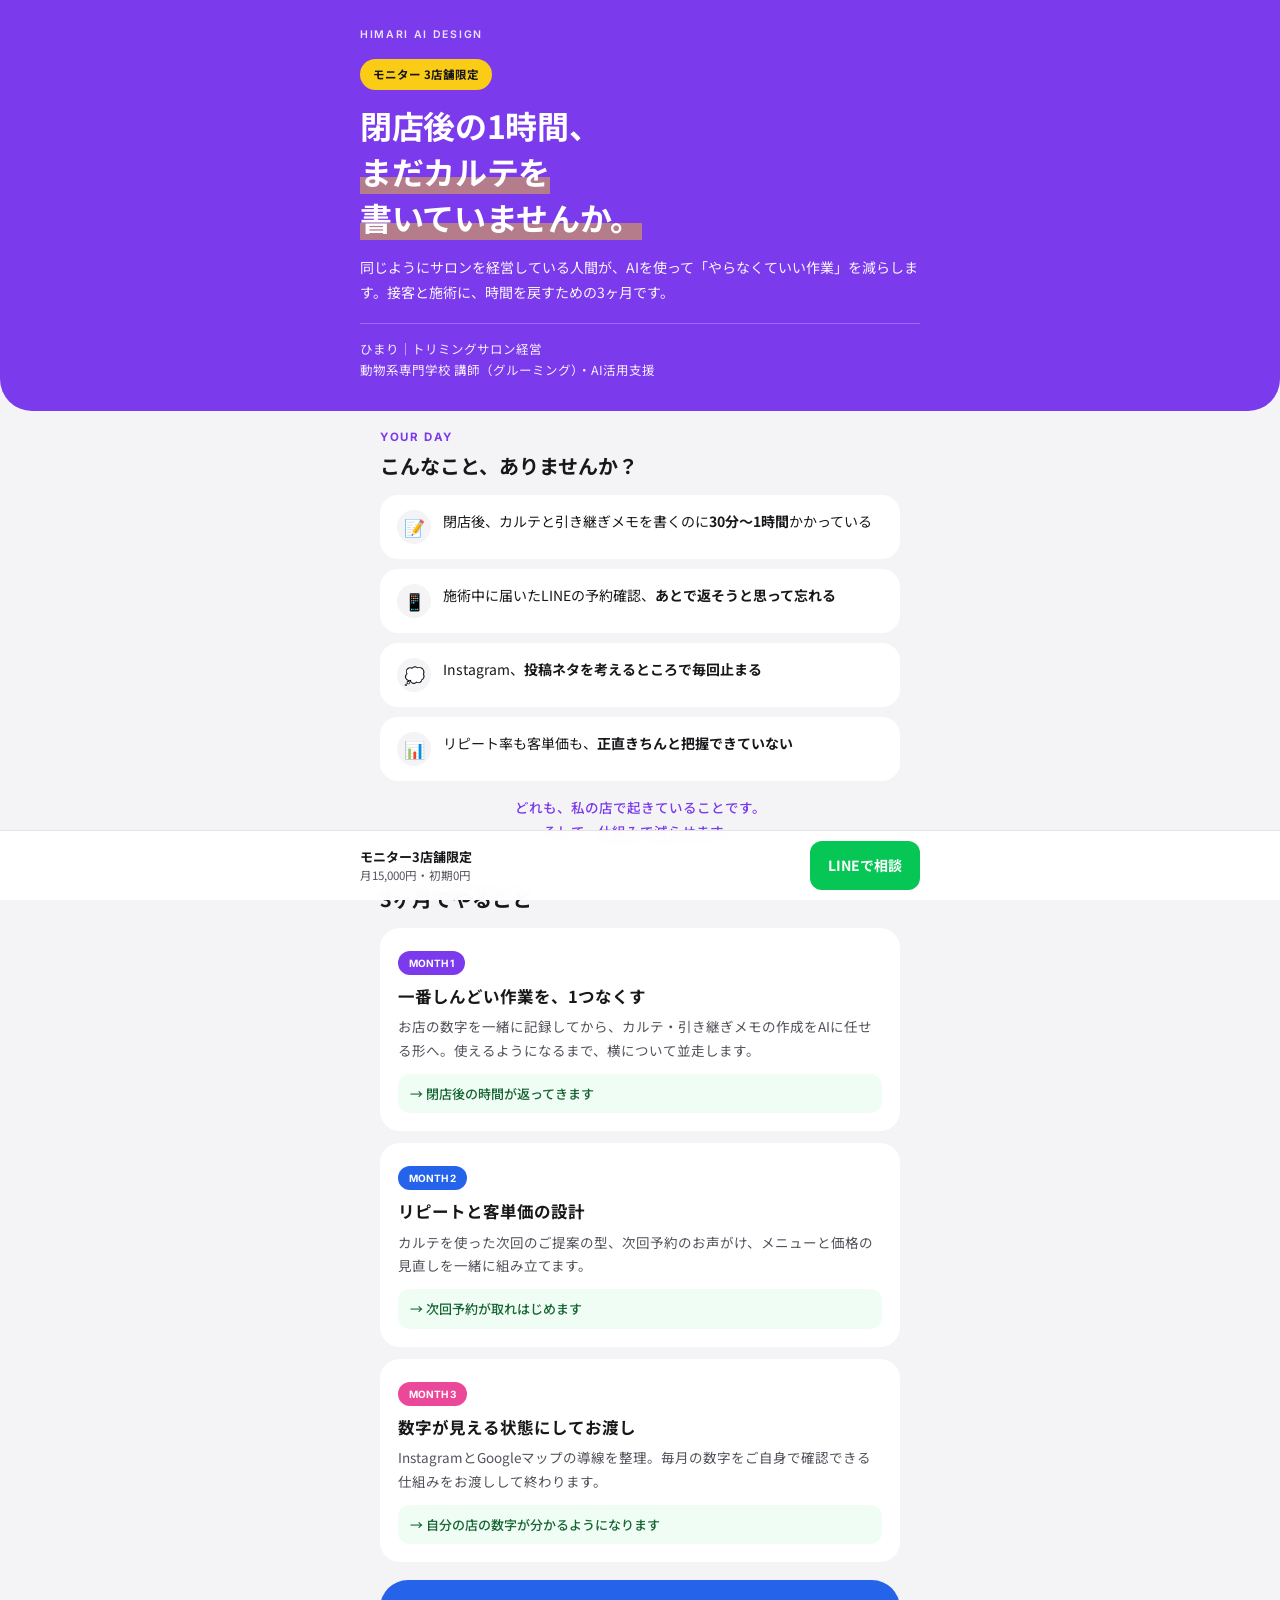
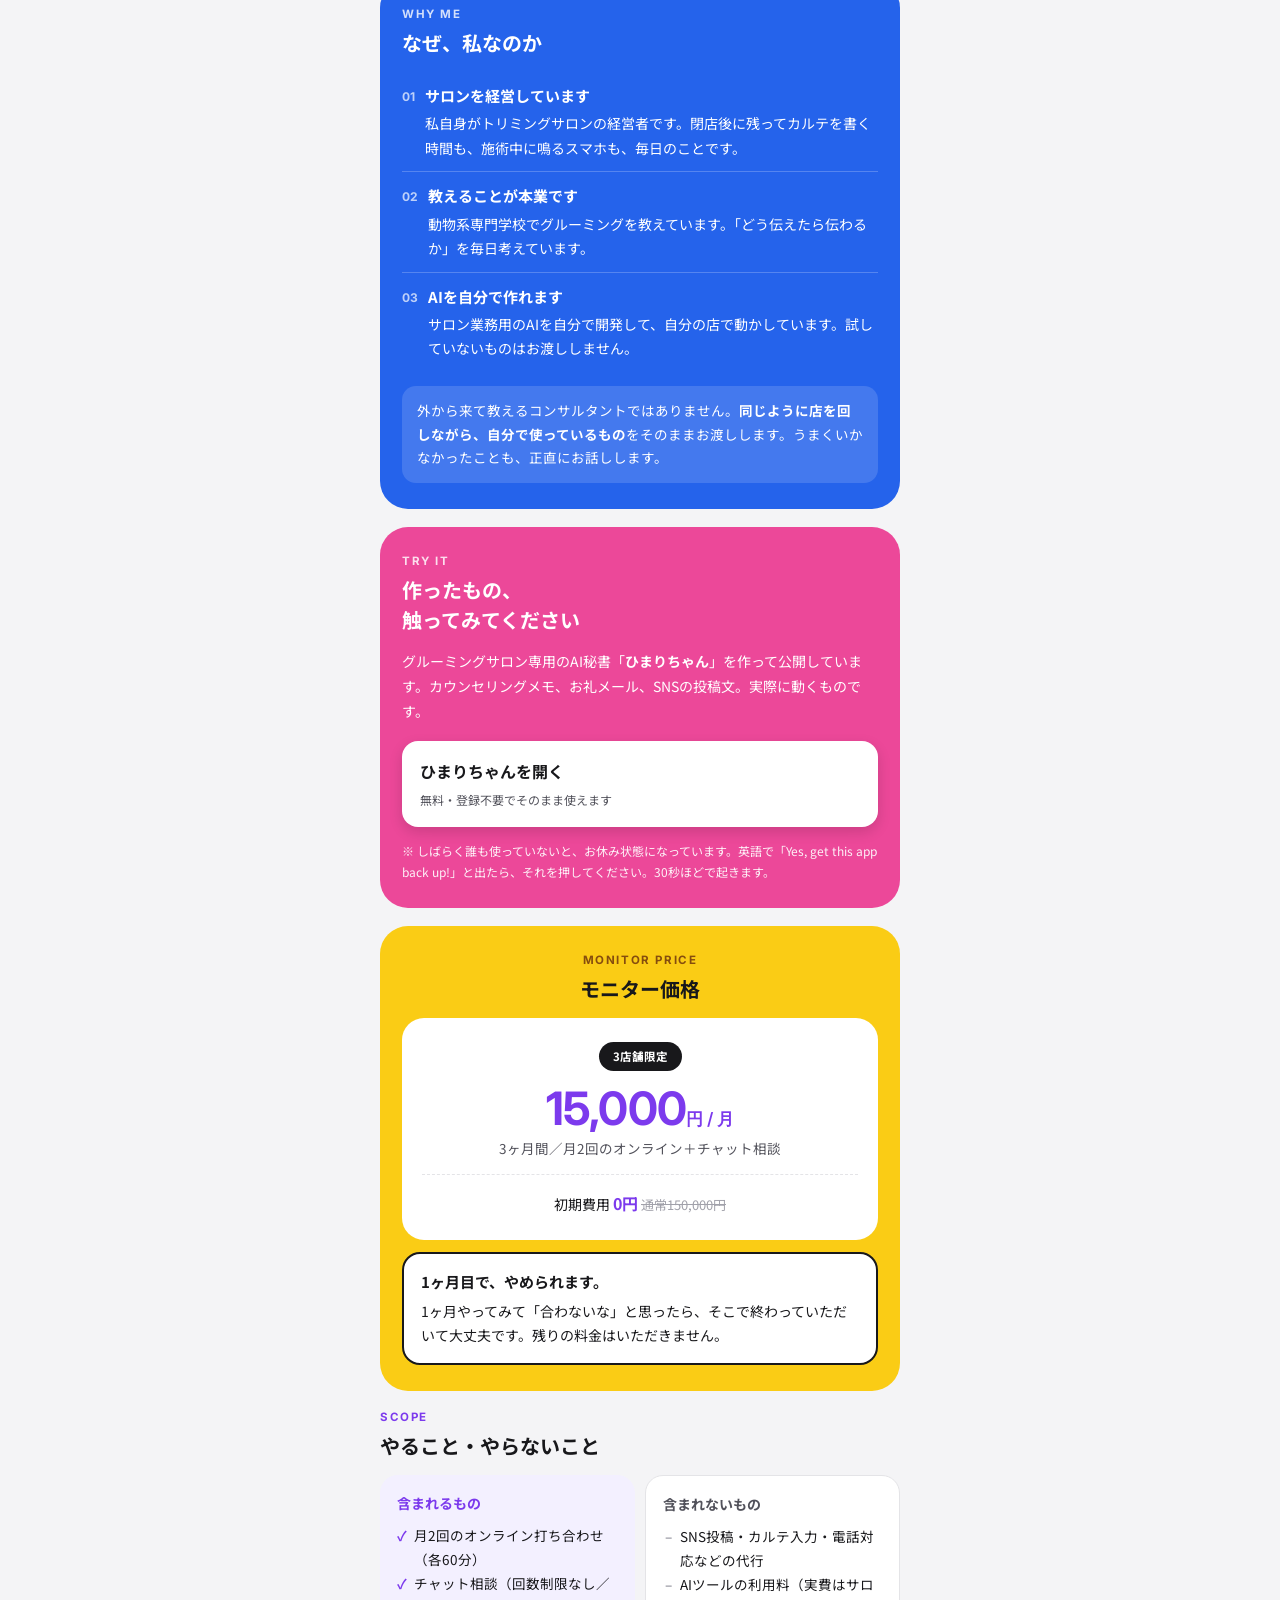
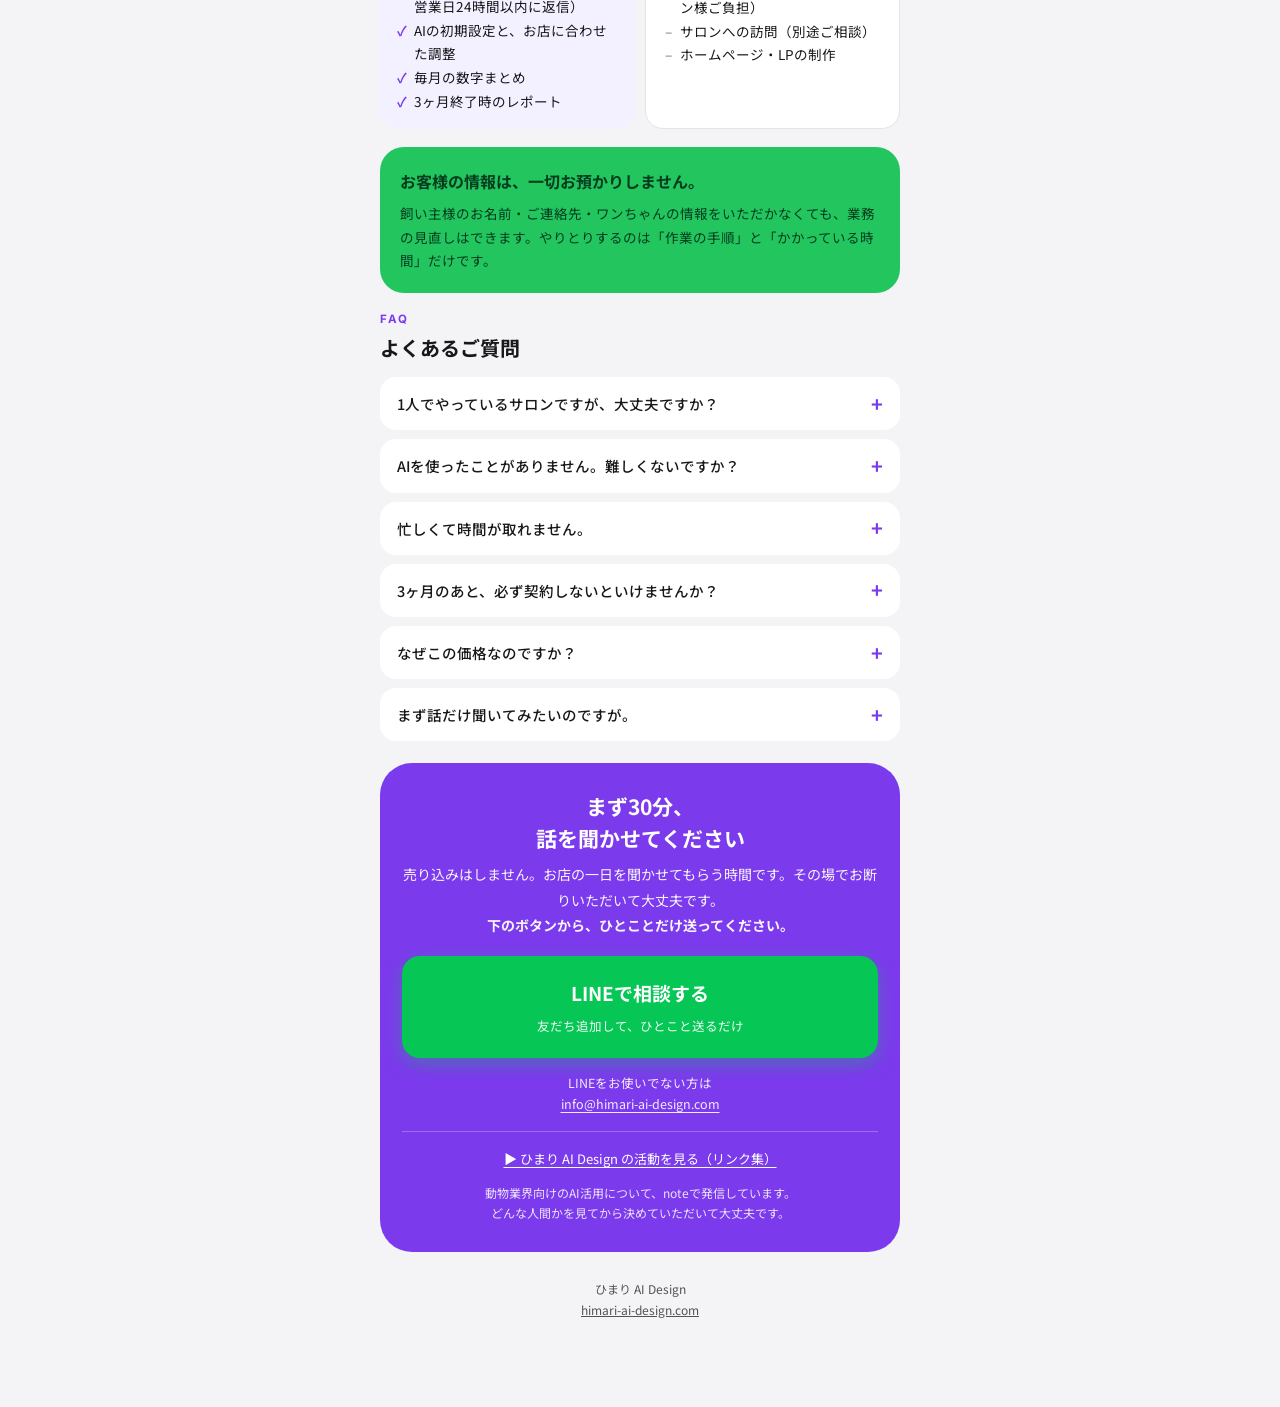
<file: salon.html>
<!doctype html>
<html lang="ja">
<head>
<meta charset="utf-8">
<meta name="viewport" content="width=device-width, initial-scale=1, viewport-fit=cover">
<title>閉店後の1時間を、返します｜トリミングサロンのAI伴走サポート｜ひまり AI Design</title>
<meta name="description" content="閉店後のカルテ書き、施術中のLINE対応。同じくサロンを経営しているトリマーが、AIで「やらなくていい作業」を減らします。モニター3店舗限定・月15,000円。">
<meta property="og:title" content="閉店後の1時間を、返します｜トリミングサロンのAI伴走サポート">
<meta property="og:description" content="トリミングサロンを経営しながら、自分の店で使っている仕組みをそのままお渡しします。モニター3店舗限定・月15,000円。">
<meta property="og:type" content="website">
<link rel="preconnect" href="https://fonts.googleapis.com">
<link rel="preconnect" href="https://fonts.gstatic.com" crossorigin>
<link href="https://fonts.googleapis.com/css2?family=Noto+Sans+JP:wght@400;500;700&family=Inter:wght@600;700&display=swap" rel="stylesheet">
<style>
:root{
  --purple:#7C3AED;
  --blue:#2563EB;
  --yellow:#FACC15;
  --green:#22C55E;
  --pink:#EC4899;
  --bg:#F4F4F6;
  --ink:#18181B;
  --muted:#52525B;
  --line:#E4E4E7;
  --pad:20px;
  color-scheme:light;
}
*{box-sizing:border-box;margin:0;padding:0;}
html{scroll-behavior:smooth;}
body{
  font-family:"Noto Sans JP","Hiragino Kaku Gothic ProN","Yu Gothic",sans-serif;
  color:var(--ink);
  background:var(--bg);
  line-height:1.8;
  font-size:15px;
  padding-bottom:calc(76px + env(safe-area-inset-bottom, 0px));
  -webkit-font-smoothing:antialiased;
}
img{max-width:100%;}
[hidden]{display:none!important;}
.wrap{max-width:560px;margin:0 auto;padding:0 var(--pad);}
section{margin-top:18px;}

/* ===== ヒーロー ===== */
.hero{
  background:var(--purple);color:#fff;
  border-radius:0 0 32px 32px;
  padding:calc(26px + env(safe-area-inset-top, 0px)) var(--pad) 30px;
  text-align:left;
}
.hero .brand{
  font-family:Inter,sans-serif;font-size:10.5px;letter-spacing:.16em;
  opacity:.85;font-weight:600;
}
.hero .badge{
  display:inline-block;background:var(--yellow);color:var(--ink);
  font-size:11.5px;font-weight:700;border-radius:999px;
  padding:5px 13px;margin:14px 0 12px;
}
.hero h1{
  font-size:28px;font-weight:700;line-height:1.45;letter-spacing:-.01em;
}
.hero h1 .accent{
  background:linear-gradient(transparent 62%, rgba(250,204,21,.45) 62%);
}
.hero .sub{font-size:14px;margin-top:14px;opacity:.95;}
.hero .who{
  margin-top:18px;padding-top:14px;
  border-top:1px solid rgba(255,255,255,.28);
  font-size:12.5px;opacity:.92;line-height:1.7;
}

/* ===== 共通 ===== */
h2{
  font-size:20px;font-weight:700;line-height:1.5;
  margin-bottom:14px;
}
h2 .sm{display:block;font-size:11.5px;font-family:Inter,sans-serif;
  letter-spacing:.14em;color:var(--purple);font-weight:700;margin-bottom:5px;}
.block{border-radius:28px;padding:26px 22px;}
.card{background:#fff;border-radius:20px;padding:18px 18px;}
.lead{font-size:14.5px;}

/* ===== 悩み ===== */
.pains{display:grid;gap:10px;margin-top:4px;}
.pain{
  background:#fff;border-radius:18px;padding:15px 17px;
  display:flex;gap:12px;align-items:flex-start;
}
.pain .ic{
  flex:0 0 34px;height:34px;border-radius:50%;
  background:var(--bg);display:grid;place-items:center;
  font-size:17px;line-height:1;
}
.pain p{font-size:14px;line-height:1.7;}
.pains-note{
  margin-top:14px;font-size:13.5px;font-weight:500;
  text-align:center;color:var(--purple);
}

/* ===== 3ヶ月 ===== */
.flow{display:grid;gap:12px;}
.step{background:#fff;border-radius:20px;padding:18px 18px;position:relative;}
.step .no{
  font-family:Inter,sans-serif;font-size:10px;font-weight:700;color:#fff;
  background:var(--purple);border-radius:999px;padding:3px 11px;display:inline-block;
}
.step:nth-child(2) .no{background:var(--blue);}
.step:nth-child(3) .no{background:var(--pink);}
.step h3{font-size:16.5px;font-weight:700;margin:9px 0 7px;line-height:1.5;}
.step p{font-size:13.5px;color:var(--muted);line-height:1.75;}
.step .win{
  margin-top:11px;padding:8px 12px;border-radius:12px;
  background:#F0FDF4;color:#166534;font-size:13px;font-weight:500;
}

/* ===== なぜ私か ===== */
.why{background:var(--blue);color:#fff;}
.why h2 .sm{color:rgba(255,255,255,.8);}
.why ul{list-style:none;margin-top:4px;}
.why li{
  font-size:14px;line-height:1.75;padding:11px 0;
  border-bottom:1px solid rgba(255,255,255,.22);
  display:flex;gap:10px;align-items:flex-start;
}
.why li:last-child{border-bottom:none;}
.why li b{display:block;font-size:15px;margin-bottom:2px;}
.why li .n{
  font-family:Inter,sans-serif;font-weight:700;font-size:12px;
  opacity:.7;flex:0 0 auto;padding-top:3px;
}
.why .close{
  margin-top:14px;background:rgba(255,255,255,.14);
  border-radius:14px;padding:13px 15px;font-size:13.5px;line-height:1.75;
}

/* ===== デモ ===== */
.demo{background:var(--pink);color:#fff;}
.demo h2 .sm{color:rgba(255,255,255,.82);}
.demo-lead{font-size:14px;line-height:1.8;margin-bottom:16px;}
.demo-lead b{font-weight:700;}
.btn-demo{
  background:#fff;color:var(--ink);
  padding:17px 18px;font-size:17px;border-radius:16px;
  box-shadow:0 5px 14px rgba(0,0,0,.14);margin-bottom:0;
}
.btn-demo span{display:block;font-size:12px;font-weight:400;color:var(--muted);margin-top:4px;}
.demo-note{margin-top:13px;font-size:12px;line-height:1.75;opacity:.92;}

/* ===== 料金 ===== */
.price-wrap{background:var(--yellow);}
.price-wrap h2{text-align:center;}
.price-wrap h2 .sm{color:#854D0E;}
.pricebox{
  background:#fff;border-radius:22px;padding:22px 20px;text-align:center;
}
.pricebox .cap{
  display:inline-block;background:var(--ink);color:#fff;
  font-size:11.5px;font-weight:700;border-radius:999px;padding:4px 14px;
}
.pricebox .amt{
  font-family:Inter,sans-serif;font-weight:700;
  font-size:46px;line-height:1.1;color:var(--purple);margin:12px 0 2px;
  letter-spacing:-.02em;
}
.pricebox .amt small{font-size:17px;font-weight:600;letter-spacing:0;}
.pricebox .term{font-size:13.5px;color:var(--muted);}
.pricebox .init{
  margin-top:14px;padding-top:14px;border-top:1px dashed var(--line);
  font-size:14px;
}
.pricebox .init b{color:var(--purple);font-size:16px;}
.pricebox .init s{color:#A1A1AA;font-size:13px;}
.escape{
  margin-top:12px;background:#fff;border-radius:18px;
  padding:15px 17px;font-size:14px;line-height:1.75;
  border:2px solid var(--ink);
}
.escape b{display:block;font-size:15px;margin-bottom:4px;}

/* ===== 含む・含まない ===== */
.scope{display:grid;gap:10px;}
.sbox{border-radius:18px;padding:16px 17px;}
.sbox.in{background:#F3F0FF;}
.sbox.out{background:#fff;border:1px solid var(--line);}
.sbox h4{font-size:14px;font-weight:700;margin-bottom:8px;}
.sbox.in h4{color:var(--purple);}
.sbox.out h4{color:var(--muted);}
.sbox ul{list-style:none;}
.sbox li{font-size:13.5px;line-height:1.75;padding-left:17px;position:relative;}
.sbox.in li::before{content:"\2713";position:absolute;left:0;color:var(--purple);font-weight:700;}
.sbox.out li::before{content:"\2013";position:absolute;left:2px;color:#A1A1AA;font-weight:700;}

/* ===== 個人情報 ===== */
.privacy{background:var(--green);color:#063D20;border-radius:24px;padding:20px 20px;}
.privacy b{display:block;font-size:16px;font-weight:700;margin-bottom:6px;}
.privacy p{font-size:13.5px;line-height:1.75;}

/* ===== FAQ ===== */
.faq details{
  background:#fff;border-radius:16px;margin-bottom:9px;overflow:hidden;
}
.faq summary{
  cursor:pointer;list-style:none;padding:15px 44px 15px 17px;
  font-size:14.5px;font-weight:500;position:relative;line-height:1.6;
}
.faq summary::-webkit-details-marker{display:none;}
.faq summary::after{
  content:"+";position:absolute;right:17px;top:50%;transform:translateY(-50%);
  font-size:20px;color:var(--purple);font-weight:700;line-height:1;
}
.faq details[open] summary::after{content:"\2013";}
.faq .a{padding:0 17px 16px;font-size:13.5px;color:var(--muted);line-height:1.8;}

/* ===== CTA ===== */
.cta{
  background:var(--purple);color:#fff;border-radius:32px;
  padding:28px 22px;text-align:center;margin-top:22px;
}
.cta h2{font-size:21px;margin-bottom:8px;}
.cta .lead{font-size:14px;opacity:.95;margin-bottom:18px;}
.btn{
  display:block;text-decoration:none;border-radius:16px;
  padding:16px 18px;font-weight:700;font-size:16px;margin-bottom:10px;
  transition:transform .12s ease;
}
.btn:active{transform:scale(.985);}
.btn-line{
  background:#06C755;color:#fff;
  padding:20px 18px;font-size:19px;border-radius:18px;
  box-shadow:0 6px 18px rgba(6,199,85,.35);
}
.btn-line span{display:block;font-size:12.5px;font-weight:400;opacity:.95;margin-top:5px;}
.mail-alt{
  margin-top:14px;font-size:12.5px;opacity:.9;line-height:1.75;
}
.mail-alt a{color:#fff;text-decoration:underline;text-underline-offset:3px;word-break:break-all;}
.cta .links{
  margin-top:16px;padding-top:15px;border-top:1px solid rgba(255,255,255,.25);
  font-size:13px;
}
.cta .links a{color:#fff;text-decoration:underline;text-underline-offset:3px;}
.cta .note{font-size:12px;opacity:.85;margin-top:12px;line-height:1.7;}

/* ===== フッター ===== */
footer{
  text-align:center;padding:26px var(--pad) 10px;
  font-size:12px;color:var(--muted);line-height:1.8;
}
footer a{color:var(--muted);}

/* ===== 固定バー ===== */
.fixbar{
  position:fixed;left:0;right:0;bottom:0;z-index:50;
  background:rgba(255,255,255,.96);
  backdrop-filter:blur(8px);
  border-top:1px solid var(--line);
  padding:10px var(--pad) calc(10px + env(safe-area-inset-bottom, 0px));
}
.fixbar .inner{max-width:560px;margin:0 auto;display:flex;gap:10px;align-items:center;}
.fixbar .txt{flex:1;font-size:11.5px;line-height:1.5;color:var(--muted);}
.fixbar .txt b{display:block;color:var(--ink);font-size:13px;}
.fixbar a{
  flex:0 0 auto;background:#06C755;color:#fff;text-decoration:none;
  border-radius:12px;padding:12px 18px;font-weight:700;font-size:14px;
}

@media (min-width:600px){
  body{font-size:16px;}
  .hero h1{font-size:32px;}
  .scope{grid-template-columns:1fr 1fr;}
}
</style>
</head>
<body>

<header class="hero">
  <div class="wrap" style="padding:0">
    <div class="brand">HIMARI AI DESIGN</div>
    <span class="badge">モニター 3店舗限定</span>
    <h1>閉店後の1時間、<br><span class="accent">まだカルテを</span><br><span class="accent">書いていませんか。</span></h1>
    <p class="sub">同じようにサロンを経営している人間が、AIを使って「やらなくていい作業」を減らします。接客と施術に、時間を戻すための3ヶ月です。</p>
    <div class="who">
      ひまり｜トリミングサロン経営<br>
      動物系専門学校 講師（グルーミング）・AI活用支援
    </div>
  </div>
</header>

<main class="wrap">

  <section>
    <h2><span class="sm">YOUR DAY</span>こんなこと、ありませんか？</h2>
    <div class="pains">
      <div class="pain"><div class="ic">📝</div><p>閉店後、カルテと引き継ぎメモを書くのに<b>30分〜1時間</b>かかっている</p></div>
      <div class="pain"><div class="ic">📱</div><p>施術中に届いたLINEの予約確認、<b>あとで返そうと思って忘れる</b></p></div>
      <div class="pain"><div class="ic">💭</div><p>Instagram、<b>投稿ネタを考えるところで毎回止まる</b></p></div>
      <div class="pain"><div class="ic">📊</div><p>リピート率も客単価も、<b>正直きちんと把握できていない</b></p></div>
    </div>
    <p class="pains-note">どれも、私の店で起きていることです。<br>そして、仕組みで減らせます。</p>
  </section>

  <section>
    <h2><span class="sm">3 MONTHS</span>3ヶ月でやること</h2>
    <div class="flow">
      <div class="step">
        <span class="no">MONTH 1</span>
        <h3>一番しんどい作業を、1つなくす</h3>
        <p>お店の数字を一緒に記録してから、カルテ・引き継ぎメモの作成をAIに任せる形へ。使えるようになるまで、横について並走します。</p>
        <div class="win">→ 閉店後の時間が返ってきます</div>
      </div>
      <div class="step">
        <span class="no">MONTH 2</span>
        <h3>リピートと客単価の設計</h3>
        <p>カルテを使った次回のご提案の型、次回予約のお声がけ、メニューと価格の見直しを一緒に組み立てます。</p>
        <div class="win">→ 次回予約が取れはじめます</div>
      </div>
      <div class="step">
        <span class="no">MONTH 3</span>
        <h3>数字が見える状態にしてお渡し</h3>
        <p>InstagramとGoogleマップの導線を整理。毎月の数字をご自身で確認できる仕組みをお渡しして終わります。</p>
        <div class="win">→ 自分の店の数字が分かるようになります</div>
      </div>
    </div>
  </section>

  <section class="block why">
    <h2><span class="sm">WHY ME</span>なぜ、私なのか</h2>
    <ul>
      <li><span class="n">01</span><span><b>サロンを経営しています</b>私自身がトリミングサロンの経営者です。閉店後に残ってカルテを書く時間も、施術中に鳴るスマホも、毎日のことです。</span></li>
      <li><span class="n">02</span><span><b>教えることが本業です</b>動物系専門学校でグルーミングを教えています。「どう伝えたら伝わるか」を毎日考えています。</span></li>
      <li><span class="n">03</span><span><b>AIを自分で作れます</b>サロン業務用のAIを自分で開発して、自分の店で動かしています。試していないものはお渡ししません。</span></li>
    </ul>
    <div class="close">
      外から来て教えるコンサルタントではありません。<b>同じように店を回しながら、自分で使っているもの</b>をそのままお渡しします。うまくいかなかったことも、正直にお話しします。
    </div>
  </section>

  <section class="block demo">
    <h2><span class="sm">TRY IT</span>作ったもの、<br>触ってみてください</h2>
    <p class="demo-lead">グルーミングサロン専用のAI秘書「<b>ひまりちゃん</b>」を作って公開しています。カウンセリングメモ、お礼メール、SNSの投稿文。実際に動くものです。</p>
    <a class="btn btn-demo" href="https://himari-chan.streamlit.app/" target="_blank" rel="noopener">
      ひまりちゃんを開く
      <span>無料・登録不要でそのまま使えます</span>
    </a>
    <p class="demo-note">※ しばらく誰も使っていないと、お休み状態になっています。英語で「Yes, get this app back up!」と出たら、それを押してください。30秒ほどで起きます。</p>
  </section>

  <section class="block price-wrap">
    <h2><span class="sm">MONITOR PRICE</span>モニター価格</h2>
    <div class="pricebox">
      <span class="cap">3店舗限定</span>
      <div class="amt">15,000<small>円 / 月</small></div>
      <div class="term">3ヶ月間／月2回のオンライン＋チャット相談</div>
      <div class="init">
        初期費用 <b>0円</b> <s>通常150,000円</s>
      </div>
    </div>
    <div class="escape">
      <b>1ヶ月目で、やめられます。</b>
      1ヶ月やってみて「合わないな」と思ったら、そこで終わっていただいて大丈夫です。残りの料金はいただきません。
    </div>
  </section>

  <section>
    <h2><span class="sm">SCOPE</span>やること・やらないこと</h2>
    <div class="scope">
      <div class="sbox in">
        <h4>含まれるもの</h4>
        <ul>
          <li>月2回のオンライン打ち合わせ（各60分）</li>
          <li>チャット相談（回数制限なし／営業日24時間以内に返信）</li>
          <li>AIの初期設定と、お店に合わせた調整</li>
          <li>毎月の数字まとめ</li>
          <li>3ヶ月終了時のレポート</li>
        </ul>
      </div>
      <div class="sbox out">
        <h4>含まれないもの</h4>
        <ul>
          <li>SNS投稿・カルテ入力・電話対応などの代行</li>
          <li>AIツールの利用料（実費はサロン様ご負担）</li>
          <li>サロンへの訪問（別途ご相談）</li>
          <li>ホームページ・LPの制作</li>
        </ul>
      </div>
    </div>
  </section>

  <section class="privacy">
    <b>お客様の情報は、一切お預かりしません。</b>
    <p>飼い主様のお名前・ご連絡先・ワンちゃんの情報をいただかなくても、業務の見直しはできます。やりとりするのは「作業の手順」と「かかっている時間」だけです。</p>
  </section>

  <section class="faq">
    <h2><span class="sm">FAQ</span>よくあるご質問</h2>

    <details>
      <summary>1人でやっているサロンですが、大丈夫ですか？</summary>
      <div class="a">はい、むしろ1人のサロン様のほうが効果を実感しやすいです。代わってくれる人がいないぶん、閉店後の作業がそのまま自分の時間を削っているからです。おひとりでも、スタッフさんがいても、どちらでもお受けします。</div>
    </details>

    <details>
      <summary>AIを使ったことがありません。難しくないですか？</summary>
      <div class="a">設定はこちらで全部やります。最初にお願いするのは、いつも書いているカルテを一度見せていただくことだけです。パソコンが苦手でも、スマホが使えれば大丈夫です。</div>
    </details>

    <details>
      <summary>忙しくて時間が取れません。</summary>
      <div class="a">だからこそ、だと思っています。最初に2時間だけいただければ、そのあとは毎日30分前後が返ってくる計算です。私自身も店をやっているので、打ち合わせは営業時間外や定休日が前提です。夜でも合わせられます。</div>
    </details>

    <details>
      <summary>3ヶ月のあと、必ず契約しないといけませんか？</summary>
      <div class="a">いいえ。3ヶ月で終わりにしていただいて構いません。お渡しした仕組みはそのままお使いいただけます。続けたい場合だけ、あらためてご相談ください。</div>
    </details>

    <details>
      <summary>なぜこの価格なのですか？</summary>
      <div class="a">正直にお伝えすると、私がまだ「このサロンでこう変わりました」という事例を持っていないからです。その事例をつくらせていただく代わりに、この価格にしています。結果を掲載させていただく際も、店名を出す／出さないはお選びいただけます。</div>
    </details>

    <details>
      <summary>まず話だけ聞いてみたいのですが。</summary>
      <div class="a">それで大丈夫です。30分だけオンラインでお話しして、その場でお断りいただいても全く問題ありません。むしろ、お店の状況を伺わないうちにお受けするほうが、お互いよくないと思っています。下のLINEから「話だけ聞きたい」とひとこと送っていただければ、そこからご案内します。</div>
    </details>
  </section>

  <section class="cta" id="contact">
    <h2>まず30分、<br>話を聞かせてください</h2>
    <p class="lead">売り込みはしません。お店の一日を聞かせてもらう時間です。その場でお断りいただいて大丈夫です。<br><b>下のボタンから、ひとことだけ送ってください。</b></p>

    <a class="btn btn-line" href="https://lin.ee/P8q6jgb" target="_blank" rel="noopener">
      LINEで相談する
      <span>友だち追加して、ひとこと送るだけ</span>
    </a>

    <p class="mail-alt">LINEをお使いでない方は<br><a href="mailto:info@himari-ai-design.com?subject=%E3%82%B5%E3%83%AD%E3%83%B3AI%E4%BC%B4%E8%B5%B0%E3%82%B5%E3%83%9D%E3%83%BC%E3%83%88%E3%81%AE%E4%BB%B6&amp;body=%0A%E3%81%8A%E5%BA%97%E3%81%AE%E5%90%8D%E5%89%8D%EF%BC%9A%0A%E3%81%8A%E5%90%8D%E5%89%8D%EF%BC%9A%0A%E3%82%B9%E3%82%BF%E3%83%83%E3%83%95%E4%BA%BA%E6%95%B0%EF%BC%9A%0A%E3%81%94%E7%9B%B8%E8%AB%87%E3%81%97%E3%81%9F%E3%81%84%E3%81%93%E3%81%A8%EF%BC%9A%0A">info@himari-ai-design.com</a></p>

    <div class="links">
      <a href="https://himari-links.mirror-donna.chatgpt.site" target="_blank" rel="noopener">▶ ひまり AI Design の活動を見る（リンク集）</a>
    </div>
    <p class="note">動物業界向けのAI活用について、noteで発信しています。<br>どんな人間かを見てから決めていただいて大丈夫です。</p>
  </section>

</main>

<footer>
  ひまり AI Design<br>
  <a href="https://himari-ai-design.com/" target="_blank" rel="noopener">himari-ai-design.com</a>
</footer>

<div class="fixbar">
  <div class="inner">
    <div class="txt"><b>モニター3店舗限定</b>月15,000円・初期0円</div>
    <a href="https://lin.ee/P8q6jgb" target="_blank" rel="noopener">LINEで相談</a>
  </div>
</div>

</body>
</html>
</file>
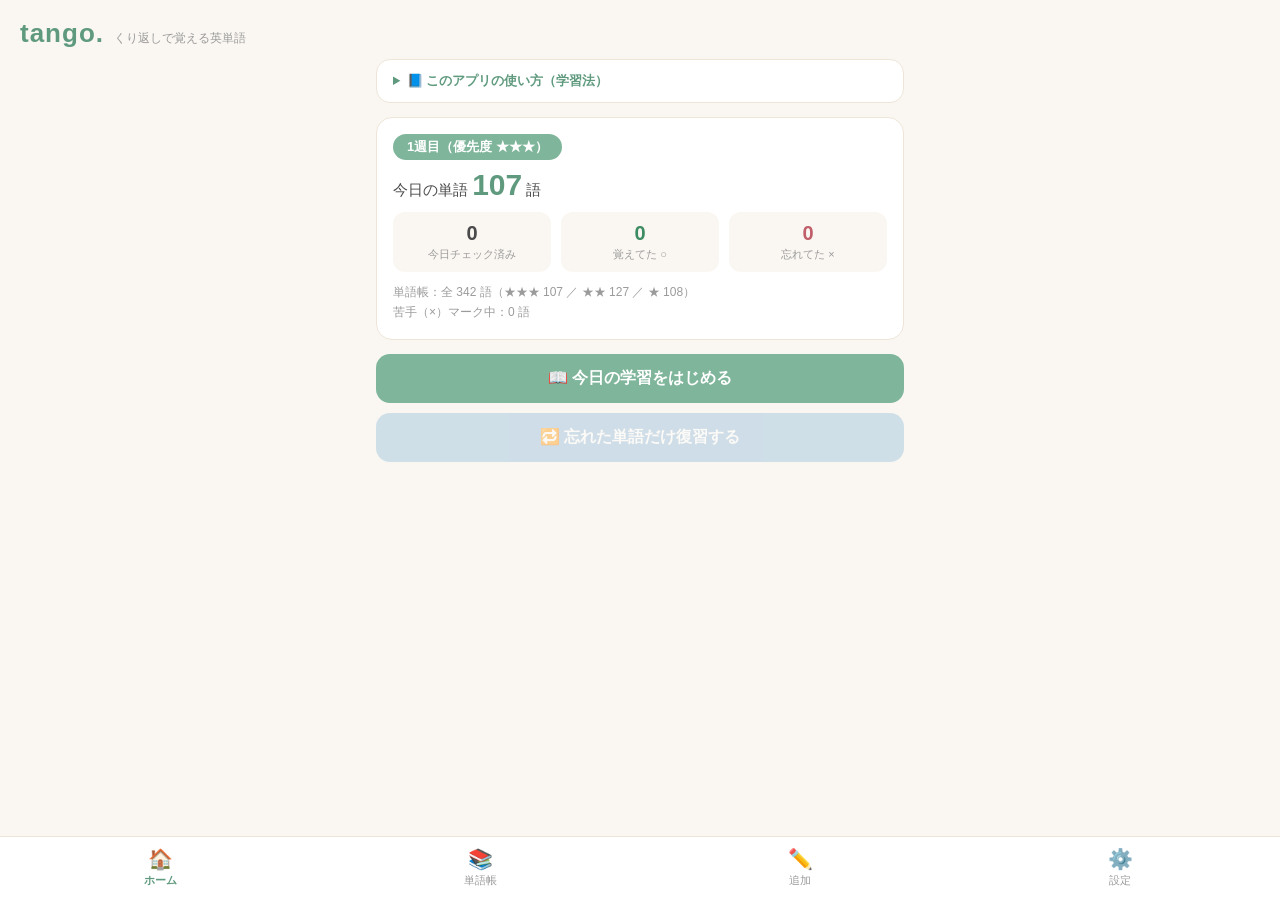
<file: tango.html>
<!DOCTYPE html>
<html lang="ja">
<head>
<meta charset="UTF-8">
<meta name="viewport" content="width=device-width, initial-scale=1.0">
<title>tango. ｜ 英単語学習アプリ</title>
<style>
  :root{
    --bg:#faf7f2; --card:#ffffff; --ink:#4a4a4a; --sub:#9b9b9b;
    --accent:#7fb69b; --accent-dark:#5f9a7e; --pink:#e8a0a8; --blue:#8fb8d8;
    --yellow:#f2d27f; --line:#eee5d8; --danger:#d9838c;
    --plus:#e8f5ee; --plus-ink:#3d8b63; --minus:#fdeaea; --minus-ink:#c05f6a;
    --neutral:#f0f0ee; --neutral-ink:#8a8a85;
  }
  *{margin:0;padding:0;box-sizing:border-box;-webkit-tap-highlight-color:transparent;}
  body{font-family:"Hiragino Kaku Gothic ProN","Yu Gothic",Meiryo,sans-serif;background:var(--bg);color:var(--ink);font-size:15px;padding-bottom:76px;}
  header{padding:18px 20px 10px;display:flex;align-items:baseline;gap:10px;}
  header h1{font-size:26px;letter-spacing:1px;color:var(--accent-dark);}
  header p{font-size:12px;color:var(--sub);}
  main{padding:0 16px;max-width:560px;margin:0 auto;}

  .tabbar{position:fixed;bottom:0;left:0;right:0;background:var(--card);border-top:1px solid var(--line);display:flex;z-index:50;}
  .tabbar button{flex:1;padding:10px 0 12px;border:none;background:none;font-size:11px;color:var(--sub);cursor:pointer;}
  .tabbar button .ico{display:block;font-size:20px;margin-bottom:2px;}
  .tabbar button.on{color:var(--accent-dark);font-weight:bold;}

  .panel{display:none;}
  .panel.on{display:block;}

  .box{background:var(--card);border:1px solid var(--line);border-radius:16px;padding:16px;margin-bottom:14px;}
  .box h2{font-size:14px;color:var(--accent-dark);margin-bottom:10px;}
  .muted{color:var(--sub);font-size:12px;line-height:1.7;}

  .week-badge{display:inline-block;background:var(--accent);color:#fff;border-radius:999px;padding:4px 14px;font-size:13px;font-weight:bold;margin-bottom:8px;}
  .big-num{font-size:30px;font-weight:bold;color:var(--accent-dark);}
  .stat-row{display:flex;gap:10px;margin-top:10px;}
  .stat{flex:1;background:var(--bg);border-radius:12px;padding:10px;text-align:center;}
  .stat .v{font-size:20px;font-weight:bold;}
  .stat .l{font-size:11px;color:var(--sub);margin-top:2px;}

  .btn{display:block;width:100%;padding:14px;border:none;border-radius:14px;font-size:16px;font-weight:bold;cursor:pointer;background:var(--accent);color:#fff;margin-top:10px;}
  .btn.sub{background:var(--blue);}
  .btn.ghost{background:var(--card);color:var(--accent-dark);border:2px solid var(--accent);}
  .btn.small{padding:9px;font-size:13px;border-radius:10px;margin-top:8px;}
  .btn.danger{background:var(--danger);}
  .btn:disabled{opacity:.4;}

  /* flashcard */
  .prog{font-size:12px;color:var(--sub);text-align:center;margin:6px 0;}
  .progbar{height:6px;background:var(--line);border-radius:3px;overflow:hidden;margin-bottom:12px;}
  .progbar div{height:100%;background:var(--accent);transition:width .2s;}
  .fcard{background:var(--card);border:1px solid var(--line);border-radius:20px;padding:26px 18px;min-height:280px;display:flex;flex-direction:column;align-items:center;justify-content:center;text-align:center;cursor:pointer;box-shadow:0 3px 10px rgba(0,0,0,.04);}
  .fcard .imgtag{font-size:11px;border-radius:999px;padding:3px 12px;margin-bottom:12px;}
  .imgtag.p{background:var(--plus);color:var(--plus-ink);}
  .imgtag.m{background:var(--minus);color:var(--minus-ink);}
  .imgtag.n{background:var(--neutral);color:var(--neutral-ink);}
  .fcard .word{font-size:34px;font-weight:bold;letter-spacing:.5px;word-break:break-word;}
  .fcard .pos{font-size:12px;color:var(--sub);margin-top:6px;}
  .fcard .hint{font-size:12px;color:var(--sub);margin-top:22px;}
  .fcard .ja{font-size:22px;font-weight:bold;color:var(--accent-dark);margin-top:14px;}
  .fcard .detail{margin-top:14px;font-size:13px;line-height:1.8;color:var(--ink);text-align:left;width:100%;background:var(--bg);border-radius:12px;padding:12px;}
  .fcard .detail b{color:var(--accent-dark);}
  .speak-btn{margin-top:10px;background:var(--bg);border:1px solid var(--line);border-radius:999px;padding:8px 20px;font-size:14px;cursor:pointer;}
  .judge{display:flex;gap:10px;margin-top:14px;}
  .judge button{flex:1;padding:16px;border:none;border-radius:14px;font-size:16px;font-weight:bold;cursor:pointer;}
  .judge .ok{background:var(--plus);color:var(--plus-ink);}
  .judge .ng{background:var(--minus);color:var(--minus-ink);}
  .forgot-mark{font-size:11px;color:var(--minus-ink);background:var(--minus);border-radius:999px;padding:2px 10px;margin-bottom:10px;}

  /* word list */
  input[type=text],textarea,select{width:100%;padding:11px;border:1px solid var(--line);border-radius:10px;font-size:15px;background:#fff;color:var(--ink);}
  textarea{min-height:90px;font-family:inherit;}
  label{display:block;font-size:12px;color:var(--sub);margin:10px 0 4px;}
  .wrow{background:var(--card);border:1px solid var(--line);border-radius:12px;padding:12px 14px;margin-bottom:8px;cursor:pointer;}
  .wrow .top{display:flex;align-items:center;gap:8px;}
  .wrow .en{font-weight:bold;font-size:16px;}
  .wrow .ja2{color:var(--sub);font-size:13px;margin-left:auto;text-align:right;}
  .badge-ng{font-size:10px;background:var(--minus);color:var(--minus-ink);border-radius:999px;padding:2px 8px;}
  .pr{font-size:11px;color:#d9a53f;letter-spacing:1px;}
  .wrow .exp{display:none;margin-top:10px;font-size:13px;line-height:1.8;border-top:1px dashed var(--line);padding-top:8px;}
  .wrow.open .exp{display:block;}
  .wrow .exp .del{color:var(--danger);background:none;border:1px solid var(--danger);border-radius:8px;padding:5px 14px;font-size:12px;margin-top:8px;cursor:pointer;}
  .done-msg{text-align:center;padding:40px 10px;}
  .done-msg .emoji{font-size:44px;}
  .done-msg p{margin-top:10px;font-size:15px;line-height:1.8;}
  details.help{background:var(--card);border:1px solid var(--line);border-radius:14px;padding:12px 16px;margin-bottom:14px;}
  details.help summary{font-size:13px;font-weight:bold;color:var(--accent-dark);cursor:pointer;}
  details.help .muted{margin-top:8px;}
  .toast{position:fixed;bottom:86px;left:50%;transform:translateX(-50%);background:var(--ink);color:#fff;border-radius:999px;padding:9px 22px;font-size:13px;opacity:0;transition:opacity .3s;pointer-events:none;z-index:99;}
  .toast.show{opacity:.92;}
</style>
</head>
<body>
<header>
  <h1>tango.</h1>
  <p>くり返しで覚える英単語</p>
</header>

<main>
  <!-- ホーム -->
  <section class="panel on" id="p-home">
    <details class="help">
      <summary>📘 このアプリの使い方（学習法）</summary>
      <p class="muted">
        「1ヶ月300語＝1日10語ずつ」は忘れてしまうのでNG！<br>
        <b>同じ100語を1週間毎日くり返す</b>のがコツです。<br><br>
        ・1週目：優先度 ★★★ の単語（約100語）を毎日<br>
        ・2週目：優先度 ★★ の単語を毎日<br>
        ・3週目：優先度 ★ の単語を毎日<br>
        ・4週目：全部を毎日 ＋ 忘れた単語を重点的に<br><br>
        優先度は「試験によく出る・すぐ使える順」につけてあります。
        単語帳タブでいつでも変えられます。<br><br>
        カードをめくって「覚えてた○／忘れてた×」をタップするだけ。
        ×にした単語は自動で記録されて、優先的に出てきます。<br><br>
        覚えるときの3ステップ：<br>
        ① 🔊 音を聞く<br>
        ② ＋か−のイメージをつかむ<br>
        ③ フレーズ（例文）ごと覚える
      </p>
    </details>

    <div class="box" id="home-status"></div>

    <button class="btn" onclick="startStudy()">📖 今日の学習をはじめる</button>
    <button class="btn sub" id="btn-review" onclick="startReview()">🔁 忘れた単語だけ復習する</button>
  </section>

  <!-- 学習 / 復習 共通 -->
  <section class="panel" id="p-study">
    <div id="study-area"></div>
  </section>

  <!-- 単語帳 -->
  <section class="panel" id="p-words">
    <div class="box">
      <h2>🔍 単語をさがす</h2>
      <input type="text" id="search" placeholder="英語 or 日本語で検索" oninput="renderWords()">
      <p class="muted" id="word-count" style="margin-top:8px;"></p>
    </div>
    <div id="word-list"></div>
  </section>

  <!-- 追加 -->
  <section class="panel" id="p-add">
    <div class="box">
      <h2>✏️ 1語ずつ追加</h2>
      <label>英単語（必須）</label><input type="text" id="a-en" placeholder="promote">
      <label>意味（必須）</label><input type="text" id="a-ja" placeholder="昇進させる・促進する">
      <label>品詞</label>
      <select id="a-pos"><option value="">えらぶ</option><option>動詞</option><option>名詞</option><option>形容詞</option><option>副詞</option><option>熟語</option><option>その他</option></select>
      <label>イメージ</label>
      <select id="a-img"><option value="0">± どちらでもない</option><option value="1">＋ ポジティブ</option><option value="-1">− ネガティブ</option></select>
      <label>優先度（学習する週が決まります）</label>
      <select id="a-pr"><option value="1">★★★ 高（1週目）</option><option value="2" selected>★★ 中（2週目）</option><option value="3">★ 低（3週目）</option></select>
      <label>フレーズ・例文</label><input type="text" id="a-ex" placeholder="be promoted to manager">
      <label>品詞ファミリー（変化形）</label><input type="text" id="a-fam" placeholder="promotion(名) / promotional(形)">
      <label>反意語・反対表現</label><input type="text" id="a-ant" placeholder="demote">
      <button class="btn small" onclick="addWord()">追加する</button>
    </div>
    <div class="box">
      <h2>📋 まとめて追加（1行1語）</h2>
      <p class="muted">「英単語, 意味」のように書いてください。カンマの代わりにタブでもOK。<br>例：happy, 幸せな</p>
      <textarea id="bulk" placeholder="happy, 幸せな&#10;lucky, 運のいい"></textarea>
      <button class="btn small" onclick="bulkAdd()">まとめて追加する</button>
    </div>
  </section>

  <!-- 設定 -->
  <section class="panel" id="p-set">
    <div class="box">
      <h2>📅 学習サイクル</h2>
      <p class="muted" id="cycle-info"></p>
      <button class="btn small ghost" onclick="resetCycle()">サイクルを1週目からやり直す</button>
    </div>
    <div class="box">
      <h2>💾 データのバックアップ・共有</h2>
      <p class="muted">データはこのスマホ（ブラウザ）の中だけに保存されます。単語帳をファイルに書き出して、生徒さんに配ったり別の端末に移したりできます。<br>
      ⚠️ iPhoneのSafariでは<b>1週間以上開かないとデータが自動で消えることがあります</b>。ときどき「書き出す」でバックアップしておくと安心です。プライベートモードでは保存されません。</p>
      <button class="btn small sub" onclick="exportData()">単語帳を書き出す（保存）</button>
      <button class="btn small ghost" onclick="document.getElementById('imp-file').click()">単語帳を読み込む</button>
      <input type="file" id="imp-file" accept=".json" style="display:none" onchange="importData(this)">
    </div>
    <div class="box">
      <h2>⚠️ リセット</h2>
      <button class="btn small danger" onclick="resetAll()">すべてのデータを消す</button>
    </div>
  </section>
</main>

<nav class="tabbar">
  <button class="on" data-p="p-home" onclick="tab(this)"><span class="ico">🏠</span>ホーム</button>
  <button data-p="p-words" onclick="tab(this)"><span class="ico">📚</span>単語帳</button>
  <button data-p="p-add" onclick="tab(this)"><span class="ico">✏️</span>追加</button>
  <button data-p="p-set" onclick="tab(this)"><span class="ico">⚙️</span>設定</button>
</nav>

<div class="toast" id="toast"></div>

<script>
"use strict";
const KEY = "tango-app-v1";

/* ---------- サンプル単語（TOEIC・試験頻出 100語） ---------- */
function w(en, ja, pos, img, ex, fam, ant, pr){ return {en, ja, pos, img, ex: ex||"", fam: fam||"", ant: ant||"", pr: pr||0}; }
const SAMPLE = [
w("add","加える","動詞",0,"add some sugar","addition(名) / additional(形) / additionally(副)"),
w("promote","昇進させる・促進する","動詞",1,"be promoted to manager","promotion(名) / promotional(形)","demote"),
w("communicate","伝える・やり取りする","動詞",0,"communicate with customers","communication(名)"),
w("fortunate","幸運な","形容詞",1,"a fortunate result","fortune(名) / fortunately(副)","unfortunate"),
w("possible","可能な","形容詞",1,"as soon as possible","possibility(名) / possibly(副)","impossible"),
w("careful","注意深い","形容詞",1,"Be careful with the glass.","care(名) / carefully(副)","careless"),
w("useful","役に立つ","形容詞",1,"useful information","use(動) / usefully(副)","useless"),
w("agree","同意する","動詞",1,"I agree with you.","agreement(名)","disagree"),
w("translate","翻訳する","動詞",0,"translate English into Japanese","translation(名) / translator(名)"),
w("transport","輸送する","動詞",0,"transport goods by ship","transportation(名)"),
w("improve","改善する・上達する","動詞",1,"improve my English","improvement(名)"),
w("increase","増える・増やす","動詞",0,"increase by 10%","increasingly(副)","decrease"),
w("decrease","減る・減らす","動詞",0,"decrease in sales","","increase"),
w("provide","提供する","動詞",1,"provide free Wi-Fi","provision(名) / provider(名)"),
w("offer","申し出る・提供する","動詞",1,"offer a discount","offering(名)"),
w("receive","受け取る","動詞",0,"receive an email","receipt(名/レシート) / reception(名)"),
w("reduce","減らす","動詞",0,"reduce costs","reduction(名)"),
w("require","必要とする・求める","動詞",0,"Experience is required.","requirement(名)"),
w("attend","出席する","動詞",0,"attend a meeting","attendance(名) / attendee(名/出席者)"),
w("available","利用できる・手が空いている","形容詞",1,"Are you available tomorrow?","availability(名)","unavailable"),
w("schedule","予定・予定を組む","名詞",0,"a busy schedule","scheduled(形)"),
w("delay","遅れ・遅らせる","名詞",-1,"The flight was delayed.",""),
w("cancel","中止する・取り消す","動詞",-1,"cancel the reservation","cancellation(名)"),
w("confirm","確認する","動詞",1,"confirm your booking","confirmation(名)"),
w("deliver","配達する・届ける","動詞",0,"deliver a package","delivery(名)"),
w("purchase","購入する・購入","動詞",0,"purchase a ticket online",""),
w("refund","返金・払い戻す","名詞",0,"get a full refund",""),
w("discount","割引","名詞",1,"a 20% discount",""),
w("employee","従業員","名詞",0,"train new employees","employ(動) / employer(名/雇い主) / employment(名)"),
w("customer","顧客・お客様","名詞",0,"customer service",""),
w("client","取引先・依頼客","名詞",0,"meet a client",""),
w("conference","会議・大会","名詞",0,"attend a conference",""),
w("document","書類・文書","名詞",0,"sign the document",""),
w("contract","契約・契約書","名詞",0,"sign a contract",""),
w("invoice","請求書","名詞",0,"send an invoice",""),
w("budget","予算","名詞",0,"within the budget",""),
w("expense","費用・経費","名詞",-1,"cut expenses","expensive(形/高価な)"),
w("profit","利益","名詞",1,"make a profit","profitable(形)","loss"),
w("salary","給料","名詞",0,"raise his salary",""),
w("hire","雇う","動詞",1,"hire new staff","","fire(解雇する)"),
w("retire","退職する・引退する","動詞",0,"retire at 65","retirement(名)"),
w("resign","辞職する","動詞",-1,"resign from the company","resignation(名)"),
w("apply","申し込む・応募する","動詞",0,"apply for the job","application(名) / applicant(名/応募者)"),
w("interview","面接・面接する","名詞",0,"a job interview","interviewer(名)"),
w("experience","経験","名詞",0,"work experience","experienced(形/経験豊富な)"),
w("skill","技能・スキル","名詞",1,"communication skills","skilled(形) / skillful(形)"),
w("ability","能力","名詞",1,"the ability to speak English","able(形)","inability"),
w("opportunity","機会・チャンス","名詞",1,"a great opportunity",""),
w("decide","決める","動詞",0,"decide to move","decision(名) / decisive(形)"),
w("suggest","提案する","動詞",0,"suggest a new plan","suggestion(名)"),
w("recommend","すすめる","動詞",1,"recommend this restaurant","recommendation(名)"),
w("announce","発表する","動詞",0,"announce the results","announcement(名)"),
w("introduce","紹介する・導入する","動詞",0,"introduce myself","introduction(名)"),
w("prepare","準備する","動詞",0,"prepare for the exam","preparation(名)"),
w("complete","完成させる・完全な","動詞",1,"complete the form","completion(名) / completely(副)","incomplete"),
w("submit","提出する","動詞",0,"submit a report by Friday","submission(名)"),
w("deadline","締め切り","名詞",-1,"meet the deadline",""),
w("extend","延長する","動詞",0,"extend the deadline","extension(名)"),
w("expand","拡大する","動詞",1,"expand the business","expansion(名)"),
w("launch","発売する・開始する","動詞",1,"launch a new product",""),
w("develop","開発する・発達する","動詞",1,"develop a new app","development(名) / developer(名)"),
w("produce","生産する","動詞",0,"produce cars","product(名/製品) / production(名) / producer(名)"),
w("manufacture","製造する","動詞",0,"manufacture parts","manufacturer(名/メーカー)"),
w("equipment","設備・機器","名詞",0,"office equipment","equip(動)"),
w("facility","施設","名詞",0,"sports facilities",""),
w("maintain","維持する・整備する","動詞",0,"maintain the machine","maintenance(名)"),
w("repair","修理する・修理","動詞",0,"repair the roof",""),
w("replace","取り替える","動詞",0,"replace the battery","replacement(名)"),
w("install","設置する・インストールする","動詞",0,"install the software","installation(名)"),
w("update","更新する・最新情報","動詞",0,"update the app",""),
w("review","見直す・レビュー","動詞",0,"review the report","reviewer(名)"),
w("feedback","意見・フィードバック","名詞",0,"give feedback",""),
w("survey","調査・アンケート","名詞",0,"answer the survey",""),
w("result","結果","名詞",0,"the test results","resulting(形)"),
w("effective","効果的な","形容詞",1,"an effective way","effect(名/効果) / effectively(副)","ineffective"),
w("efficient","効率的な","形容詞",1,"an efficient system","efficiency(名) / efficiently(副)","inefficient"),
w("convenient","便利な・都合がよい","形容詞",1,"a convenient location","convenience(名/コンビニのconvenience store)","inconvenient"),
w("comfortable","快適な","形容詞",1,"a comfortable sofa","comfort(名)","uncomfortable"),
w("satisfy","満足させる","動詞",1,"satisfy the customers","satisfaction(名) / satisfied(形)","dissatisfy"),
w("disappoint","がっかりさせる","動詞",-1,"I was disappointed with the result.","disappointment(名)"),
w("environment","環境","名詞",0,"protect the environment","environmental(形)"),
w("participate","参加する","動詞",1,"participate in the event","participant(名/参加者) / participation(名)"),
w("register","登録する","動詞",0,"register for the class","registration(名)"),
w("reserve","予約する","動詞",0,"reserve a table for two","reservation(名)"),
w("avoid","避ける","動詞",-1,"avoid rush hour",""),
w("prevent","防ぐ","動詞",1,"prevent accidents","prevention(名)"),
w("solve","解決する","動詞",1,"solve the problem","solution(名)"),
w("due","期限がきて・〜のせいで","形容詞",0,"The report is due Monday. / due to the rain",""),
w("current","現在の","形容詞",0,"the current situation","currently(副/現在は)"),
w("previous","前の・以前の","形容詞",0,"the previous meeting","previously(副)","following"),
w("recent","最近の","形容詞",0,"a recent study","recently(副)"),
w("several","いくつかの","形容詞",0,"several times",""),
w("various","さまざまな","形容詞",0,"various reasons","variety(名) / vary(動)"),
w("entire","全体の","形容詞",0,"the entire team","entirely(副)"),
w("additional","追加の","形容詞",0,"an additional fee","add(動) / addition(名)"),
w("appropriate","適切な","形容詞",1,"appropriate clothes","","inappropriate"),
w("immediately","すぐに","副詞",0,"Please reply immediately.","immediate(形)"),
w("approximately","およそ・約","副詞",0,"approximately 30 minutes","approximate(形)"),
w("bilingual","2か国語を話せる","形容詞",1,"a bilingual guide","bi=2：bicycle / trilingual(3か国語)"),
];

/* ---------- 追加サンプル 201語（pr: 1=★★★最優先 / 2=★★ / 3=★） ---------- */
const SAMPLE2 = [
// ===== 優先度★★★（1週目）=====
w("accept","受け入れる","動詞",1,"accept the offer","acceptance(名)","refuse",1),
w("refuse","断る","動詞",-1,"refuse the request","refusal(名)","accept",1),
w("allow","許可する","動詞",1,"Pets are allowed here.","","forbid(禁じる)",1),
w("arrive","到着する","動詞",0,"arrive at the airport","arrival(名)","depart(出発する)",1),
w("borrow","借りる","動詞",0,"borrow a pen","","lend",1),
w("lend","貸す","動詞",0,"lend her my umbrella","","borrow",1),
w("compare","比べる","動詞",0,"compare the two plans","comparison(名)","",1),
w("complain","不満を言う","動詞",-1,"complain about the service","complaint(名/クレーム)","",1),
w("consider","よく考える・検討する","動詞",0,"consider the offer","consideration(名)","",1),
w("continue","続ける","動詞",0,"continue the lesson","continuous(形) / continuously(副)","",1),
w("create","作り出す","動詞",1,"create a new menu","creation(名) / creative(形)","",1),
w("discuss","話し合う","動詞",0,"discuss the schedule","discussion(名)","",1),
w("expect","予想する・期待する","動詞",0,"expect a big crowd","expectation(名)","",1),
w("explain","説明する","動詞",0,"explain the reason","explanation(名)","",1),
w("fail","失敗する","動詞",-1,"fail the test","failure(名)","succeed",1),
w("succeed","成功する","動詞",1,"succeed in business","success(名) / successful(形)","fail",1),
w("follow","従う・あとに続く","動詞",0,"follow the instructions","following(形/次の)","",1),
w("happen","起こる","動詞",0,"What happened last night?","","",1),
w("include","含む","動詞",0,"The price includes tax.","including(前/〜を含めて)","exclude",1),
w("invite","招待する","動詞",1,"invite her to dinner","invitation(名)","",1),
w("notice","気づく・掲示","動詞",0,"notice a small change","","",1),
w("prefer","〜のほうを好む","動詞",1,"prefer dogs to cats","preference(名)","",1),
w("promise","約束する","動詞",1,"promise to be on time","","",1),
w("protect","守る","動詞",1,"protect the animals","protection(名)","",1),
w("realize","気づく・実現する","動詞",0,"realize my dream","","",1),
w("share","共有する・分け合う","動詞",1,"share the photos","","",1),
w("support","支える・応援する","動詞",1,"support the team","supporter(名)","",1),
w("worry","心配する","動詞",-1,"Don't worry about it.","","",1),
w("amount","量・金額","名詞",0,"a large amount of water","","",1),
w("appointment","（面会・病院の）予約・約束","名詞",0,"make an appointment","","",1),
w("attention","注意","名詞",0,"pay attention to the sign","","",1),
w("benefit","利益・恩恵","名詞",1,"the benefits of exercise","beneficial(形)","",1),
w("bill","請求書・紙幣","名詞",0,"pay the bill","","",1),
w("chance","機会・見込み","名詞",1,"a chance to win","","",1),
w("choice","選択","名詞",0,"make a choice","choose(動) / chose-chosen","",1),
w("colleague","同僚","名詞",0,"a colleague from work","","",1),
w("condition","状態・条件","名詞",0,"in good condition","","",1),
w("effort","努力","名詞",1,"make an effort","","",1),
w("fee","料金・手数料","名詞",0,"an entrance fee","","",1),
w("goal","目標","名詞",1,"set a goal","","",1),
w("health","健康","名詞",1,"good for your health","healthy(形)","",1),
w("income","収入","名詞",0,"extra income","","",1),
w("issue","問題・課題","名詞",0,"a serious issue","","",1),
w("item","品物・項目","名詞",0,"check every item","","",1),
w("knowledge","知識","名詞",1,"knowledge of animals","know(動)","",1),
w("opinion","意見","名詞",0,"in my opinion","","",1),
w("option","選択肢","名詞",0,"have no option","optional(形/自由選択の)","",1),
w("patient","患者（名）／がまん強い（形）","名詞",0,"examine a patient","patience(名/忍耐)","impatient",1),
w("price","値段","名詞",0,"a reasonable price","","",1),
w("purpose","目的","名詞",0,"the purpose of this trip","","",1),
w("quality","質","名詞",0,"high-quality food","","quantity(量)",1),
w("reason","理由","名詞",0,"the reason for being late","reasonable(形/妥当な・手頃な)","",1),
w("rule","規則","名詞",0,"break the rules","","",1),
w("safety","安全","名詞",1,"safety first","safe(形) / safely(副)","danger(危険)",1),
w("staff","職員・スタッフ","名詞",0,"a staff meeting","","",1),
w("tax","税金","名詞",0,"including tax","","",1),
w("value","価値","名詞",1,"the value of teamwork","valuable(形/貴重な)","",1),
w("cheap","安い","形容詞",0,"a cheap flight","","expensive",1),
w("look forward to","〜を楽しみに待つ","熟語",1,"I look forward to seeing you.","toの後は名詞/〜ing","",1),
w("find out","（調べて）知る・わかる","熟語",0,"find out the truth","","",1),
w("give up","あきらめる","熟語",-1,"Don't give up!","","",1),
w("on time","時間どおりに","熟語",1,"arrive on time","in time(間に合って)","",1),
w("at least","少なくとも","熟語",0,"at least once a week","","at most(多くても)",1),
w("in advance","前もって","熟語",0,"book two weeks in advance","","",1),
w("according to","〜によると","熟語",0,"according to the news","","",1),
// ===== 優先度★★（2週目）=====
w("achieve","達成する","動詞",1,"achieve the goal","achievement(名)","",2),
w("advise","助言する","動詞",1,"advise him to rest","advice(名/アドバイス)","",2),
w("afford","〜する余裕がある","動詞",0,"can't afford a new car","affordable(形/手頃な)","",2),
w("appreciate","感謝する・価値を認める","動詞",1,"I appreciate your help.","appreciation(名)","",2),
w("arrange","手配する・整える","動詞",0,"arrange a meeting","arrangement(名)","",2),
w("assist","手伝う","動詞",1,"assist the doctor","assistant(名/助手) / assistance(名)","",2),
w("attract","引きつける","動詞",1,"attract many tourists","attraction(名) / attractive(形/魅力的な)","",2),
w("celebrate","祝う","動詞",1,"celebrate her birthday","celebration(名)","",2),
w("charge","請求する・充電する","動詞",0,"charge a fee / charge my phone","","",2),
w("compete","競争する","動詞",0,"compete with rivals","competition(名) / competitive(形)","",2),
w("concentrate","集中する","動詞",0,"concentrate on the task","concentration(名)","",2),
w("contain","含んでいる","動詞",0,"This food contains sugar.","container(名/容器)","",2),
w("damage","損害を与える・損害","動詞",-1,"damage the roof","","",2),
w("describe","描写する・説明する","動詞",0,"describe the symptoms","description(名)","",2),
w("discover","発見する","動詞",1,"discover a new species","discovery(名)","",2),
w("earn","稼ぐ・得る","動詞",1,"earn money","earnings(名/収入)","",2),
w("encourage","励ます・促す","動詞",1,"encourage students","encouragement(名)","discourage",2),
w("examine","調べる・診察する","動詞",0,"examine the dog carefully","examination(名/試験・検査)","",2),
w("exchange","交換する","動詞",0,"exchange money","","",2),
w("express","表現する","動詞",0,"express my feelings","expression(名/表現・表情)","",2),
w("graduate","卒業する","動詞",1,"graduate from college","graduation(名)","",2),
w("guess","推測する","動詞",0,"Guess what!","","",2),
w("imagine","想像する","動詞",0,"imagine a better future","imagination(名)","",2),
w("inform","知らせる","動詞",0,"inform us of the change","information(名)","",2),
w("manage","管理する・なんとかやる","動詞",0,"manage a salon","management(名) / manager(名)","",2),
w("measure","測る","動詞",0,"measure the weight","measurement(名)","",2),
w("mention","述べる・触れる","動詞",0,"as I mentioned","","",2),
w("operate","操作する・営業する・手術する","動詞",0,"operate the machine","operation(名)","",2),
w("organize","整理する・準備する","動詞",0,"organize an event","organization(名/組織)","",2),
w("own","所有している","動詞",0,"own two cats","owner(名/飼い主・所有者)","",2),
w("perform","行う・演じる","動詞",0,"perform surgery","performance(名)","",2),
w("prove","証明する","動詞",0,"prove it works","proof(名/証拠)","",2),
w("raise","上げる・育てる","動詞",0,"raise prices / raise a puppy","","",2),
w("recognize","見分けがつく・認める","動詞",0,"recognize his voice","recognition(名)","",2),
w("remain","〜のままである・残る","動詞",0,"remain calm","","",2),
w("remind","思い出させる","動詞",0,"remind me of the meeting","reminder(名/リマインド)","",2),
w("remove","取り除く","動詞",0,"remove the stain","removal(名)","",2),
w("rent","（有料で）借りる・貸す","動詞",0,"rent an apartment","rental(形/レンタルの)","",2),
w("respond","返答する・反応する","動詞",0,"respond to the email","response(名)","",2),
w("search","さがす","動詞",0,"search for information","","",2),
w("expensive","高価な","形容詞",0,"an expensive watch","expense(名/費用)","cheap",2),
w("correct","正しい","形容詞",1,"the correct answer","correctly(副) / correction(名)","incorrect",2),
w("dangerous","危険な","形容詞",-1,"a dangerous road","danger(名)","safe",2),
w("different","違う","形容詞",0,"a different color","difference(名)","similar(似ている)",2),
w("difficult","難しい","形容詞",-1,"a difficult question","difficulty(名)","easy",2),
w("famous","有名な","形容詞",1,"famous for its hot springs","","",2),
w("important","重要な","形容詞",1,"an important meeting","importance(名)","",2),
w("local","地元の","形容詞",0,"local people","","",2),
w("necessary","必要な","形容詞",0,"if necessary","necessity(名)","unnecessary",2),
w("popular","人気のある","形容詞",1,"popular among students","popularity(名)","unpopular",2),
w("already","すでに","副詞",0,"I've already eaten.","","",2),
w("almost","ほとんど","副詞",0,"almost every day","","",2),
w("usually","たいてい","副詞",0,"I usually get up at six.","usual(形)","unusual(めずらしい)",2),
w("finally","ついに","副詞",1,"finally finished","final(形)","",2),
w("probably","たぶん","副詞",0,"It will probably rain.","probable(形)","",2),
w("instead","代わりに","副詞",0,"use honey instead of sugar","","",2),
w("transfer","乗り換える・移す","動詞",0,"transfer to the subway at Ueno","trans=移：transport / translate / transplant(移植する)","",2),
// ===== 優先度★（3週目）=====
w("accomplish","成し遂げる","動詞",1,"accomplish the mission","accomplishment(名)","",3),
w("admit","認める","動詞",0,"admit the mistake","admission(名/入場・入学)","deny(否定する)",3),
w("assume","〜と想定する","動詞",0,"assume it's true","assumption(名)","",3),
w("belong","所属する","動詞",0,"belong to the tennis club","","",3),
w("consist","〜から成る","動詞",0,"consist of five members","","",3),
w("contribute","貢献する","動詞",1,"contribute to the team","contribution(名)","",3),
w("cooperate","協力する","動詞",1,"cooperate with each other","cooperation(名)","",3),
w("destroy","破壊する","動詞",-1,"destroy the forest","destruction(名)","",3),
w("divide","分ける","動詞",0,"divide into three groups","division(名)","",3),
w("estimate","見積もる","動詞",0,"estimate the cost","","",3),
w("exist","存在する","動詞",0,"Does it really exist?","existence(名)","",3),
w("hesitate","ためらう","動詞",-1,"Don't hesitate to ask.","","",3),
w("impress","感動させる・印象づける","動詞",1,"be impressed by the show","impression(名) / impressive(形)","",3),
w("injure","けがをさせる","動詞",-1,"be injured in the accident","injury(名/けが)","",3),
w("invent","発明する","動詞",1,"invent a new tool","invention(名) / inventor(名)","",3),
w("invest","投資する","動詞",0,"invest in stocks","investment(名)","",3),
w("involve","巻き込む・含む","動詞",0,"be involved in the project","","",3),
w("locate","位置する・見つける","動詞",0,"be located near the park","location(名)","",3),
w("obtain","手に入れる","動詞",0,"obtain a license","","",3),
w("persuade","説得する","動詞",0,"persuade him to join","","",3),
w("postpone","延期する","動詞",-1,"postpone the event","= put off","",3),
w("predict","予測する","動詞",0,"predict the weather","prediction(名)","",3),
w("publish","出版する・公表する","動詞",0,"publish a book","publisher(名/出版社)","",3),
w("rely","頼る","動詞",0,"rely on the data","reliable(形/信頼できる)","",3),
w("suffer","苦しむ","動詞",-1,"suffer from a headache","","",3),
w("survive","生き残る","動詞",1,"survive the winter","survival(名)","",3),
w("advantage","利点","名詞",1,"the advantage of living nearby","","disadvantage",3),
w("advertisement","広告","名詞",0,"put an advertisement online","advertise(動) / ad(略)","",3),
w("atmosphere","雰囲気・大気","名詞",0,"a relaxed atmosphere","","",3),
w("audience","観客・聴衆","名詞",0,"a large audience","","",3),
w("author","著者","名詞",0,"the author of this novel","","",3),
w("award","賞","名詞",1,"win an award","","",3),
w("behavior","ふるまい・行動","名詞",0,"the dog's behavior","behave(動)","",3),
w("career","経歴・職業","名詞",0,"change my career","","",3),
w("cause","原因・引き起こす","名詞",0,"the cause of the problem","","",3),
w("ceremony","式典","名詞",0,"a graduation ceremony","","",3),
w("citizen","市民","名詞",0,"a citizen of Japan","","",3),
w("community","地域社会・コミュニティ","名詞",0,"the local community","","",3),
w("consumer","消費者","名詞",0,"consumer needs","consume(動/消費する)","",3),
w("degree","程度・学位・（温度の）度","名詞",0,"30 degrees","","",3),
w("department","部門・売り場","名詞",0,"the sales department","","",3),
w("destination","目的地","名詞",0,"a popular tourist destination","","",3),
w("detail","詳細","名詞",0,"for more details","detailed(形)","",3),
w("distance","距離","名詞",0,"a long distance","distant(形/遠い)","",3),
w("economy","経済","名詞",0,"the Japanese economy","economic(形) / economical(形/節約になる)","",3),
w("emergency","緊急事態","名詞",-1,"in case of emergency","","",3),
w("evidence","証拠","名詞",0,"There is no evidence.","","",3),
w("expert","専門家","名詞",1,"an expert in animal care","","",3),
w("fare","運賃","名詞",0,"a bus fare","","",3),
w("flight","（飛行機の）便","名詞",0,"a direct flight","fly(動)","",3),
w("government","政府","名詞",0,"the local government","govern(動)","",3),
w("growth","成長","名詞",1,"economic growth","grow(動)","",3),
w("guest","客（招待客・宿泊客）","名詞",0,"a hotel guest","","",3),
w("habit","習慣・くせ","名詞",0,"a good habit","","",3),
w("industry","産業・業界","名詞",0,"the pet industry","industrial(形)","",3),
w("influence","影響","名詞",0,"have a great influence on children","","",3),
w("instruction","指示・説明書","名詞",0,"follow the instructions","instruct(動) / instructor(名/講師)","",3),
w("insurance","保険","名詞",0,"pet insurance","insure(動)","",3),
w("luggage","手荷物","名詞",0,"carry heavy luggage","= baggage","",3),
w("material","材料・資料","名詞",0,"teaching materials","","",3),
w("method","方法","名詞",0,"an effective method","","",3),
w("neighborhood","近所","名詞",0,"a quiet neighborhood","neighbor(名/隣人)","",3),
w("passenger","乗客","名詞",0,"passengers on the train","","",3),
w("population","人口","名詞",0,"the population of Tokyo","","",3),
w("pressure","圧力・プレッシャー","名詞",-1,"under pressure","","",3),
w("process","過程・手順","名詞",0,"the learning process","","",3),
w("relationship","関係","名詞",0,"build a good relationship","relate(動) / relation(名)","",3),
w("research","研究・調査","名詞",0,"do research on animals","researcher(名)","",3),
w("resource","資源","名詞",0,"natural resources","","",3),
w("responsibility","責任","名詞",0,"take responsibility","responsible(形)","",3),
w("trend","傾向・流行","名詞",0,"the latest trend","","",3),
w("vehicle","乗り物・車両","名詞",0,"electric vehicles","","",3),
w("anxious","不安な","形容詞",-1,"anxious about the future","anxiety(名/不安)","",3),
w("aware","気づいている","形容詞",0,"be aware of the risk","awareness(名)","unaware",3),
w("capable","能力がある","形容詞",1,"capable of doing the job","capability(名)","",3),
w("confident","自信がある","形容詞",1,"confident in my skills","confidence(名/自信)","",3),
w("crowded","混雑した","形容詞",-1,"a crowded train","crowd(名/群衆)","",3),
w("curious","好奇心が強い","形容詞",1,"curious about everything","curiosity(名)","",3),
w("essential","不可欠な","形容詞",1,"essential for health","essentially(副)","",3),
// ===== 熟語・チャンク =====
w("take place","行われる・開催される","熟語",0,"The event will take place on Sunday.","= be held","",2),
w("take care of","〜の世話をする","熟語",1,"take care of the dogs","= look after","",2),
w("look after","〜の世話をする","熟語",1,"look after the cat","= take care of","",2),
w("look for","〜をさがす","熟語",0,"look for my keys","= search for","",2),
w("carry out","実行する","熟語",0,"carry out the plan","","",2),
w("figure out","理解する・解決する","熟語",1,"figure out the answer","","",2),
w("put off","延期する","熟語",-1,"put off the meeting","= postpone","",2),
w("set up","設立する・準備する","熟語",1,"set up a new salon","","",2),
w("deal with","対処する","熟語",0,"deal with complaints","","",2),
w("pick up","拾う・迎えに行く","熟語",0,"pick you up at the station","","",2),
w("turn off","（電気などを）消す","熟語",0,"turn off the lights","","turn on(つける)",2),
w("fill out","（書類に）記入する","熟語",0,"fill out this form","= fill in","",2),
w("hand in","提出する","熟語",0,"hand in the report","= submit","",2),
w("sign up for","〜に申し込む・登録する","熟語",1,"sign up for the class","= register for","",2),
w("be supposed to","〜することになっている","熟語",0,"You're supposed to be here at nine.","","",2),
w("make sure","必ず〜する・確かめる","熟語",0,"Make sure the door is locked.","","",2),
w("in addition","加えて・さらに","熟語",0,"In addition, breakfast is free.","= additionally","",2),
w("instead of","〜の代わりに","熟語",0,"walk instead of driving","instead(副)","",2),
w("thanks to","〜のおかげで","熟語",1,"Thanks to your help, we finished early.","","",2),
w("in order to","〜するために","熟語",0,"in order to save money","","",2),
w("as soon as","〜するとすぐに","熟語",0,"Call me as soon as you arrive.","","",2),
w("as well as","〜だけでなく…も","熟語",0,"cats as well as dogs","","",2),
w("right away","すぐに","熟語",0,"I'll do it right away.","= immediately","",2),
w("for free","無料で","熟語",1,"get a drink for free","= for nothing","",2),
w("in time","間に合って","熟語",1,"arrive in time for the show","on time(時間どおりに)との違いに注意","",2),
w("come up with","（案を）思いつく","熟語",1,"come up with a good idea","","",3),
w("get along with","〜と仲良くやる","熟語",1,"get along with coworkers","","",3),
w("turn down","断る・（音量を）下げる","熟語",-1,"turn down the offer","= refuse","",3),
w("run out of","〜を切らす・使い果たす","熟語",-1,"run out of shampoo","","",3),
w("be about to","まさに〜するところ","熟語",0,"I was about to leave.","","",3),
w("be likely to","〜しそうだ","熟語",0,"It's likely to rain.","likely(形)","unlikely",3),
w("be used to","〜に慣れている","熟語",0,"be used to getting up early","toの後は名詞/〜ing","",3),
w("used to","（昔は）〜したものだ","熟語",0,"I used to live in Osaka.","be used to(慣れている)と区別","",3),
w("in charge of","〜の担当で","熟語",0,"in charge of sales","","",3),
w("be responsible for","〜に責任がある","熟語",0,"be responsible for the project","responsibility(名)","",3),
w("no longer","もはや〜ない","熟語",0,"He no longer works here.","= not ... anymore","",3),
w("by mistake","間違えて","熟語",-1,"delete the file by mistake","","on purpose",3),
w("on purpose","わざと","熟語",0,"He did it on purpose.","","by mistake",3),
w("in fact","実は・実際は","熟語",0,"In fact, it's quite easy.","","",3),
w("at first","最初は","熟語",0,"At first, I was nervous.","","",3),
w("after all","結局・やっぱり","熟語",0,"It was true after all.","","",3),
w("on the other hand","一方で","熟語",0,"On the other hand, it's expensive.","","",3),
];

/* 既存99語の優先度（★★★と★のリスト・それ以外は★★） */
const PR1_OLD = new Set(["add","agree","possible","careful","useful","improve","increase","decrease","provide","receive","require","attend","available","schedule","delay","cancel","confirm","deliver","discount","customer","experience","skill","opportunity","decide","suggest","recommend","prepare","complete","develop","result","effective","convenient","comfortable","environment","avoid","prevent","solve","current","recent","several","various","immediately"]);
const PR3_OLD = new Set(["contract","invoice","expense","profit","retire","resign","manufacture","facility","efficient","disappoint","appropriate","bilingual"]);
const ALLSAMPLE = SAMPLE.concat(SAMPLE2)
  .map(x => ({...x, pr: x.pr || (PR1_OLD.has(x.en) ? 1 : PR3_OLD.has(x.en) ? 3 : 2)}))
  .sort((a,b) => a.pr - b.pr);

/* ---------- 状態 ---------- */
let S = null;
function load(){
  try{ S = JSON.parse(localStorage.getItem(KEY)); }catch(e){ S = null; }
  if(!S || !Array.isArray(S.words)){
    S = { v:3, words: ALLSAMPLE.map((x,i)=>({id:i+1, ...x})), nextId: ALLSAMPLE.length+1,
          stats:{}, startDate:null, daily:{date:"", doneIds:[], ok:0, ng:0} };
    save();
    return;
  }
  if(!S.v || S.v < 3) migrate();
}
/* 旧データ（優先度なし）→ 新サンプル300語に引き継ぎ。学習記録・自作単語は保持する */
function migrate(){
  const byEn = {};
  S.words.forEach(x => { byEn[x.en.toLowerCase()] = x; });
  if(!S.nextId) S.nextId = Math.max(0, ...S.words.map(x=>x.id||0)) + 1;
  const used = new Set(), words = [];
  for(const smp of ALLSAMPLE){
    const old = byEn[smp.en.toLowerCase()];
    if(old && !used.has(old.id)){ words.push({...old, ...smp, id: old.id}); used.add(old.id); }
    else words.push({id: S.nextId++, ...smp});
  }
  for(const x of S.words){ if(!used.has(x.id)) words.push({pr:2, ...x}); }
  S.words = words.sort((a,b)=>(a.pr||2)-(b.pr||2));
  S.v = 3;
  save();
}
function prStars(p){ return p===1 ? "★★★" : p===3 ? "★" : "★★"; }
function save(){
  try{ localStorage.setItem(KEY, JSON.stringify(S)); }
  catch(e){ toast("保存できませんでした（プライベートモードや容量不足の可能性があります）"); }
}
function st(id){ if(!S.stats[id]) S.stats[id]={seen:0,miss:0,forgot:false}; return S.stats[id]; }
function todayStr(){ const d=new Date(); return d.getFullYear()+"-"+String(d.getMonth()+1).padStart(2,"0")+"-"+String(d.getDate()).padStart(2,"0"); }
function ensureDaily(){ const t=todayStr(); if(S.daily.date!==t){ S.daily={date:t,doneIds:[],ok:0,ng:0}; save(); } }

/* ---------- 週サイクル ---------- */
function weekNum(){
  if(!S.startDate) return 1;
  const days = Math.floor((new Date(todayStr()) - new Date(S.startDate)) / 86400000);
  return Math.max(1, Math.floor(days/7)+1);
}
function weekLabel(){
  const wk = weekNum();
  if(wk<=3) return wk+"週目（優先度 "+prStars(wk)+"）";
  if(wk===4) return "4週目（全体復習）";
  return wk+"週目（維持期：忘れた単語中心）";
}
function weekBatch(){
  const wk = weekNum();
  if(wk>=4) return S.words.slice();
  const g = S.words.filter(x=>(x.pr||2)===wk);
  return g.length ? g : S.words.slice();
}
function forgotWords(){ return S.words.filter(x=>st(x.id).forgot); }

/* ---------- タブ ---------- */
function tab(btn){
  document.querySelectorAll(".tabbar button").forEach(b=>b.classList.remove("on"));
  btn.classList.add("on");
  showPanel(btn.dataset.p);
}
function showPanel(id){
  document.querySelectorAll(".panel").forEach(p=>p.classList.remove("on"));
  document.getElementById(id).classList.add("on");
  if(id==="p-home") renderHome();
  if(id==="p-words") renderWords();
  if(id==="p-set") renderSet();
}

/* ---------- ホーム ---------- */
function renderHome(){
  ensureDaily();
  const batch = weekBatch();
  const done = S.daily.doneIds.length;
  const fw = forgotWords().length;
  const el = document.getElementById("home-status");
  el.innerHTML = `
    <span class="week-badge">${weekLabel()}</span>
    <div>今日の単語 <span class="big-num">${batch.length}</span> 語</div>
    <div class="stat-row">
      <div class="stat"><div class="v">${done}</div><div class="l">今日チェック済み</div></div>
      <div class="stat"><div class="v" style="color:var(--plus-ink)">${S.daily.ok}</div><div class="l">覚えてた ○</div></div>
      <div class="stat"><div class="v" style="color:var(--minus-ink)">${S.daily.ng}</div><div class="l">忘れてた ×</div></div>
    </div>
    <p class="muted" style="margin-top:10px;">単語帳：全 ${S.words.length} 語（★★★ ${S.words.filter(x=>(x.pr||2)===1).length} ／ ★★ ${S.words.filter(x=>(x.pr||2)===2).length} ／ ★ ${S.words.filter(x=>(x.pr||2)===3).length}）<br>苦手（×）マーク中：${fw} 語</p>`;
  document.getElementById("btn-review").disabled = fw===0;
}

/* ---------- 学習セッション ---------- */
let Q = [], qi = 0, revealed = false, mode = "study";
function shuffle(a){ for(let i=a.length-1;i>0;i--){ const j=Math.floor(Math.random()*(i+1)); [a[i],a[j]]=[a[j],a[i]]; } return a; }

function startStudy(){
  ensureDaily();
  if(S.words.length===0){ toast("単語がありません。追加してください"); return; }
  if(!S.startDate){ S.startDate = todayStr(); save(); }
  const batch = weekBatch();
  const fg = shuffle(batch.filter(x=>st(x.id).forgot));
  const rest = shuffle(batch.filter(x=>!st(x.id).forgot));
  Q = fg.concat(rest); qi = 0; revealed = false; mode = "study";
  goStudyPanel();
}
function startReview(){
  ensureDaily();
  Q = shuffle(forgotWords()); qi = 0; revealed = false; mode = "review";
  if(Q.length===0){ toast("×マークの単語はありません🎉"); return; }
  goStudyPanel();
}
function goStudyPanel(){
  document.querySelectorAll(".tabbar button").forEach(b=>b.classList.remove("on"));
  showPanel("p-study");
  renderCard();
}
function renderCard(){
  const area = document.getElementById("study-area");
  if(qi >= Q.length){
    const label = mode==="review" ? "復習" : "今日のひと回り";
    area.innerHTML = `
      <div class="box done-msg">
        <div class="emoji">🌸</div>
        <p><b>${label}おつかれさまでした！</b><br>
        ○ ${S.daily.ok} ／ × ${S.daily.ng}<br>
        ×にした単語は明日も優先的に出てきます。</p>
        <button class="btn" onclick="startStudy()">もう一回まわす</button>
        <button class="btn ghost" onclick="backHome()">ホームへもどる</button>
      </div>`;
    return;
  }
  const x = Q[qi]; const s = st(x.id);
  const img = x.img==1 ? ["p","＋ ポジティブ"] : x.img==-1 ? ["m","− ネガティブ"] : ["n","± ニュートラル"];
  area.innerHTML = `
    <div class="prog">${mode==="review"?"🔁 復習モード":"📖 学習モード"}　${qi+1} / ${Q.length}</div>
    <div class="progbar"><div style="width:${(qi/Q.length)*100}%"></div></div>
    <div class="fcard" onclick="reveal()">
      ${s.forgot?'<span class="forgot-mark">前回 × の単語</span>':""}
      <span class="imgtag ${img[0]}">${img[1]}</span>
      <div class="word">${esc(x.en)}</div>
      ${x.pos?`<div class="pos">${esc(x.pos)}</div>`:""}
      <button class="speak-btn" onclick="event.stopPropagation();speak('${esc(jsq(x.en))}')">🔊 音を聞く</button>
      <div id="card-back">${revealed ? backHTML(x) : '<div class="hint">タップして意味を見る</div>'}</div>
    </div>
    <div class="judge" id="judge" style="visibility:${revealed?"visible":"hidden"}">
      <button class="ng" onclick="mark(false)">× 忘れてた</button>
      <button class="ok" onclick="mark(true)">○ 覚えてた</button>
    </div>
    <button class="btn small ghost" onclick="backHome()">中断してホームへ</button>`;
  if(!revealed) speak(x.en);
}
function backHTML(x){
  let d = `<div class="ja">${esc(x.ja)}</div>`;
  const rows = [];
  if(x.ex)  rows.push(`<b>📎 フレーズ:</b> ${esc(x.ex)}`);
  if(x.fam) rows.push(`<b>🌱 ファミリー:</b> ${esc(x.fam)}`);
  if(x.ant) rows.push(`<b>⇄ 反対:</b> ${esc(x.ant)}`);
  if(rows.length) d += `<div class="detail">${rows.join("<br>")}</div>`;
  return d;
}
function reveal(){
  if(revealed) return;
  revealed = true;
  document.getElementById("card-back").innerHTML = backHTML(Q[qi]);
  document.getElementById("judge").style.visibility = "visible";
}
function mark(ok){
  const x = Q[qi]; const s = st(x.id);
  s.seen++;
  if(ok){ s.forgot = false; S.daily.ok++; }
  else  { s.forgot = true; s.miss++; S.daily.ng++; }
  if(!S.daily.doneIds.includes(x.id)) S.daily.doneIds.push(x.id);
  save();
  qi++; revealed = false;
  renderCard();
}
function backHome(){
  document.querySelectorAll(".tabbar button").forEach((b,i)=>b.classList.toggle("on", i===0));
  showPanel("p-home");
}

/* ---------- 音声 ---------- */
function speak(text){
  try{
    if(!("speechSynthesis" in window)) return;
    speechSynthesis.cancel();
    const u = new SpeechSynthesisUtterance(text);
    u.lang = "en-US"; u.rate = 0.9;
    speechSynthesis.speak(u);
  }catch(e){ /* 音声はベストエフォート（端末により自動再生が効かないことがある） */ }
}

/* ---------- 単語帳 ---------- */
function renderWords(){
  const q = (document.getElementById("search").value||"").trim().toLowerCase();
  const list = document.getElementById("word-list");
  const items = S.words.filter(x => !q || x.en.toLowerCase().includes(q) || x.ja.includes(q))
    .sort((a,b)=>(a.pr||2)-(b.pr||2));
  document.getElementById("word-count").textContent = `全 ${S.words.length} 語（表示中 ${items.length} 語）`;
  list.innerHTML = items.map(x=>{
    const s = st(x.id);
    return `<div class="wrow" onclick="this.classList.toggle('open')">
      <div class="top">
        <span class="en">${esc(x.en)}</span>
        <span class="pr">${prStars(x.pr||2)}</span>
        ${s.forgot?'<span class="badge-ng">×'+s.miss+'</span>':""}
        <span class="ja2">${esc(x.ja)}</span>
      </div>
      <div class="exp">
        ${x.pos?`品詞: ${esc(x.pos)}<br>`:""}
        ${x.ex?`📎 ${esc(x.ex)}<br>`:""}
        ${x.fam?`🌱 ${esc(x.fam)}<br>`:""}
        ${x.ant?`⇄ ${esc(x.ant)}<br>`:""}
        優先度: ${prStars(x.pr||2)}（${Math.min(x.pr||2,3)}週目に学習）<br>
        チェック回数: ${s.seen} ／ ×の回数: ${s.miss}
        <br><button class="del" style="color:#b98a2f;border-color:#d9a53f" onclick="event.stopPropagation();cyclePr(${x.id})">優先度をかえる</button>
        <button class="del" onclick="event.stopPropagation();delWord(${x.id})">この単語を削除</button>
        <button class="del" style="color:var(--accent-dark);border-color:var(--accent)" onclick="event.stopPropagation();speak('${esc(jsq(x.en))}')">🔊 発音</button>
      </div>
    </div>`;
  }).join("") || `<p class="muted" style="text-align:center;padding:20px;">見つかりませんでした</p>`;
}
function cyclePr(id){
  const x = S.words.find(w=>w.id===id);
  if(!x) return;
  x.pr = ((x.pr||2) % 3) + 1;
  save(); renderWords();
  toast(`「${x.en}」の優先度を ${prStars(x.pr)} にしました`);
}
function delWord(id){
  const x = S.words.find(w=>w.id===id);
  if(!x) return;
  if(!confirm(`「${x.en}」を削除しますか？`)) return;
  S.words = S.words.filter(w=>w.id!==id);
  delete S.stats[id];
  save(); renderWords(); toast("削除しました");
}

/* ---------- 追加 ---------- */
function addWord(){
  const en = document.getElementById("a-en").value.trim();
  const ja = document.getElementById("a-ja").value.trim();
  if(!en || !ja){ toast("英単語と意味は必須です"); return; }
  S.words.push({ id:S.nextId++, en, ja,
    pos: document.getElementById("a-pos").value,
    img: Number(document.getElementById("a-img").value),
    pr: Number(document.getElementById("a-pr").value),
    ex: document.getElementById("a-ex").value.trim(),
    fam: document.getElementById("a-fam").value.trim(),
    ant: document.getElementById("a-ant").value.trim() });
  save();
  ["a-en","a-ja","a-ex","a-fam","a-ant"].forEach(i=>document.getElementById(i).value="");
  toast(`「${en}」を追加しました`);
}
function bulkAdd(){
  const lines = document.getElementById("bulk").value.split("\n").map(l=>l.trim()).filter(Boolean);
  let n = 0;
  for(const line of lines){
    const parts = line.split(/\t|,|、/).map(p=>p.trim()).filter(Boolean);
    if(parts.length < 2) continue;
    S.words.push({ id:S.nextId++, en:parts[0], ja:parts[1], pos:parts[2]||"", img:0, pr:2, ex:parts[3]||"", fam:"", ant:"" });
    n++;
  }
  save();
  document.getElementById("bulk").value = "";
  toast(n>0 ? `${n} 語を追加しました` : "追加できる行がありませんでした（「英単語, 意味」の形で書いてください）");
}

/* ---------- 設定 ---------- */
function renderSet(){
  const info = document.getElementById("cycle-info");
  info.innerHTML = S.startDate
    ? `学習開始日: ${S.startDate}<br>現在: ${weekLabel()}<br>1週目は★★★、2週目は★★、3週目は★の単語を毎日くり返し、4週目からは全体復習に切り替わります。`
    : "まだ学習を始めていません。「今日の学習をはじめる」を押した日が1週目のスタートになります。";
}
function resetCycle(){
  if(!confirm("学習サイクルを今日から1週目としてやり直しますか？（単語と×マークはそのまま残ります）")) return;
  S.startDate = todayStr(); save(); renderSet(); toast("1週目からスタートします");
}
function exportData(){
  const blob = new Blob([JSON.stringify(S, null, 1)], {type:"application/json"});
  const a = document.createElement("a");
  a.href = URL.createObjectURL(blob);
  a.download = "tango-data-" + todayStr() + ".json";
  a.click();
  URL.revokeObjectURL(a.href);
  toast("書き出しました");
}
function importData(input){
  const f = input.files[0]; if(!f) return;
  const r = new FileReader();
  r.onload = () => {
    try{
      const d = JSON.parse(r.result);
      if(!d || !Array.isArray(d.words)) throw 0;
      // 外部から来たデータはゼロトラストで1語ずつ検証・正規化してから取り込む
      const words = [], idMap = {};
      let nid = 1;
      for(const x of d.words){
        if(!x || typeof x !== "object") continue;
        const en = String(x.en ?? "").trim(), ja = String(x.ja ?? "").trim();
        if(!en || !ja) continue;
        const img = [-1,0,1].includes(Number(x.img)) ? Number(x.img) : 0;
        const pr  = [1,2,3].includes(Number(x.pr)) ? Number(x.pr) : 2;
        const id = nid++;
        if(x.id != null) idMap[x.id] = id;
        words.push({ id, en, ja, pos: String(x.pos ?? ""), img, pr,
                     ex: String(x.ex ?? ""), fam: String(x.fam ?? ""), ant: String(x.ant ?? "") });
      }
      if(!words.length) throw 0;
      if(!confirm(`${words.length} 語のデータを読み込みます。今のデータは上書きされます。よろしいですか？`)){ input.value=""; return; }
      const stats = {};
      if(d.stats && typeof d.stats === "object" && !Array.isArray(d.stats)){
        for(const k in d.stats){
          const s = d.stats[k], id = idMap[k];
          if(!id || !s || typeof s !== "object") continue;
          stats[id] = { seen: Number(s.seen)||0, miss: Number(s.miss)||0, forgot: !!s.forgot };
        }
      }
      const startDate = /^\d{4}-\d{2}-\d{2}$/.test(String(d.startDate)) ? d.startDate : null;
      S = { v:3, words, nextId: nid, stats, startDate, daily:{date:"", doneIds:[], ok:0, ng:0} };
      save(); renderHome(); toast("読み込みました");
    }catch(e){ toast("読み込めませんでした（ファイルを確認してください）"); }
    input.value = "";
  };
  r.readAsText(f);
}
function resetAll(){
  if(!confirm("単語・学習記録をすべて消して、最初のサンプル単語に戻します。本当によろしいですか？")) return;
  if(!confirm("この操作は元に戻せません。実行しますか？")) return;
  localStorage.removeItem(KEY);
  load(); renderHome(); backHome(); toast("リセットしました");
}

/* ---------- util ---------- */
function esc(s){ return String(s).replace(/[&<>"']/g, c=>({"&":"&amp;","<":"&lt;",">":"&gt;","\"":"&quot;","'":"&#39;"}[c])); }
function jsq(s){ return String(s).replace(/\\/g,"\\\\").replace(/'/g,"\\'"); }
let toastTimer = null;
function toast(msg){
  const t = document.getElementById("toast");
  t.textContent = msg; t.classList.add("show");
  clearTimeout(toastTimer);
  toastTimer = setTimeout(()=>t.classList.remove("show"), 2200);
}

load();
renderHome();
</script>
</body>
</html>
</file>
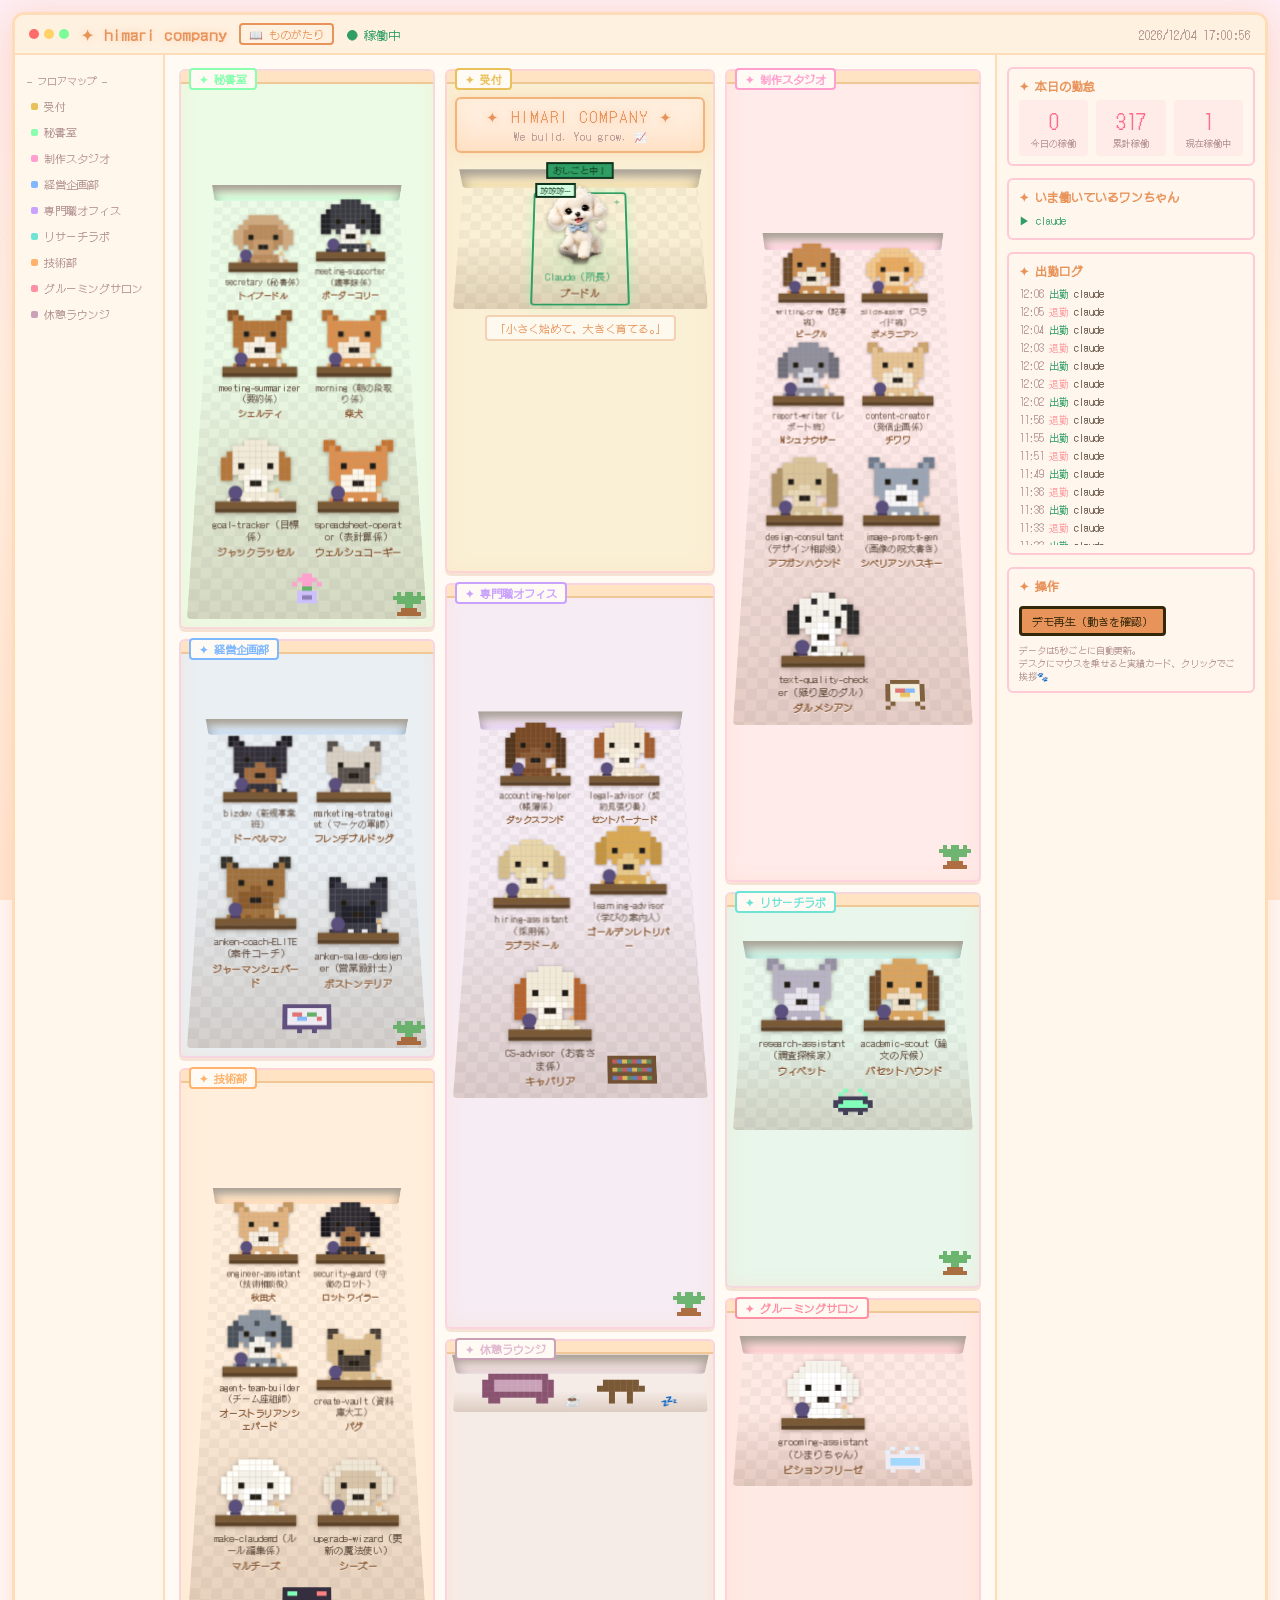
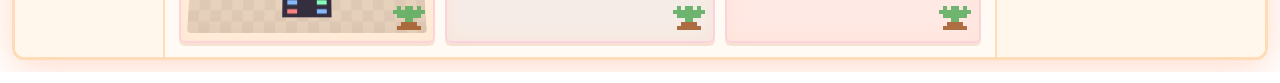
<file: バーチャルオフィス.html>
<!DOCTYPE html>
<html lang="ja">
<head>
<meta charset="UTF-8">
<meta http-equiv="refresh" content="0; url=virtual-office/office.html">
<title>バーチャルオフィスへ移動中…</title>
<style>
  body { font-family: 'MS Gothic', monospace; background: #1c1240; color: #efe8ff;
         display: flex; align-items: center; justify-content: center; height: 100vh; margin: 0; }
</style>
</head>
<body>
  <p>🐾 バーチャルオフィスへ移動中… 開かない場合は <a href="virtual-office/office.html" style="color:#8affb0">こちら</a></p>
</body>
</html>
</file>
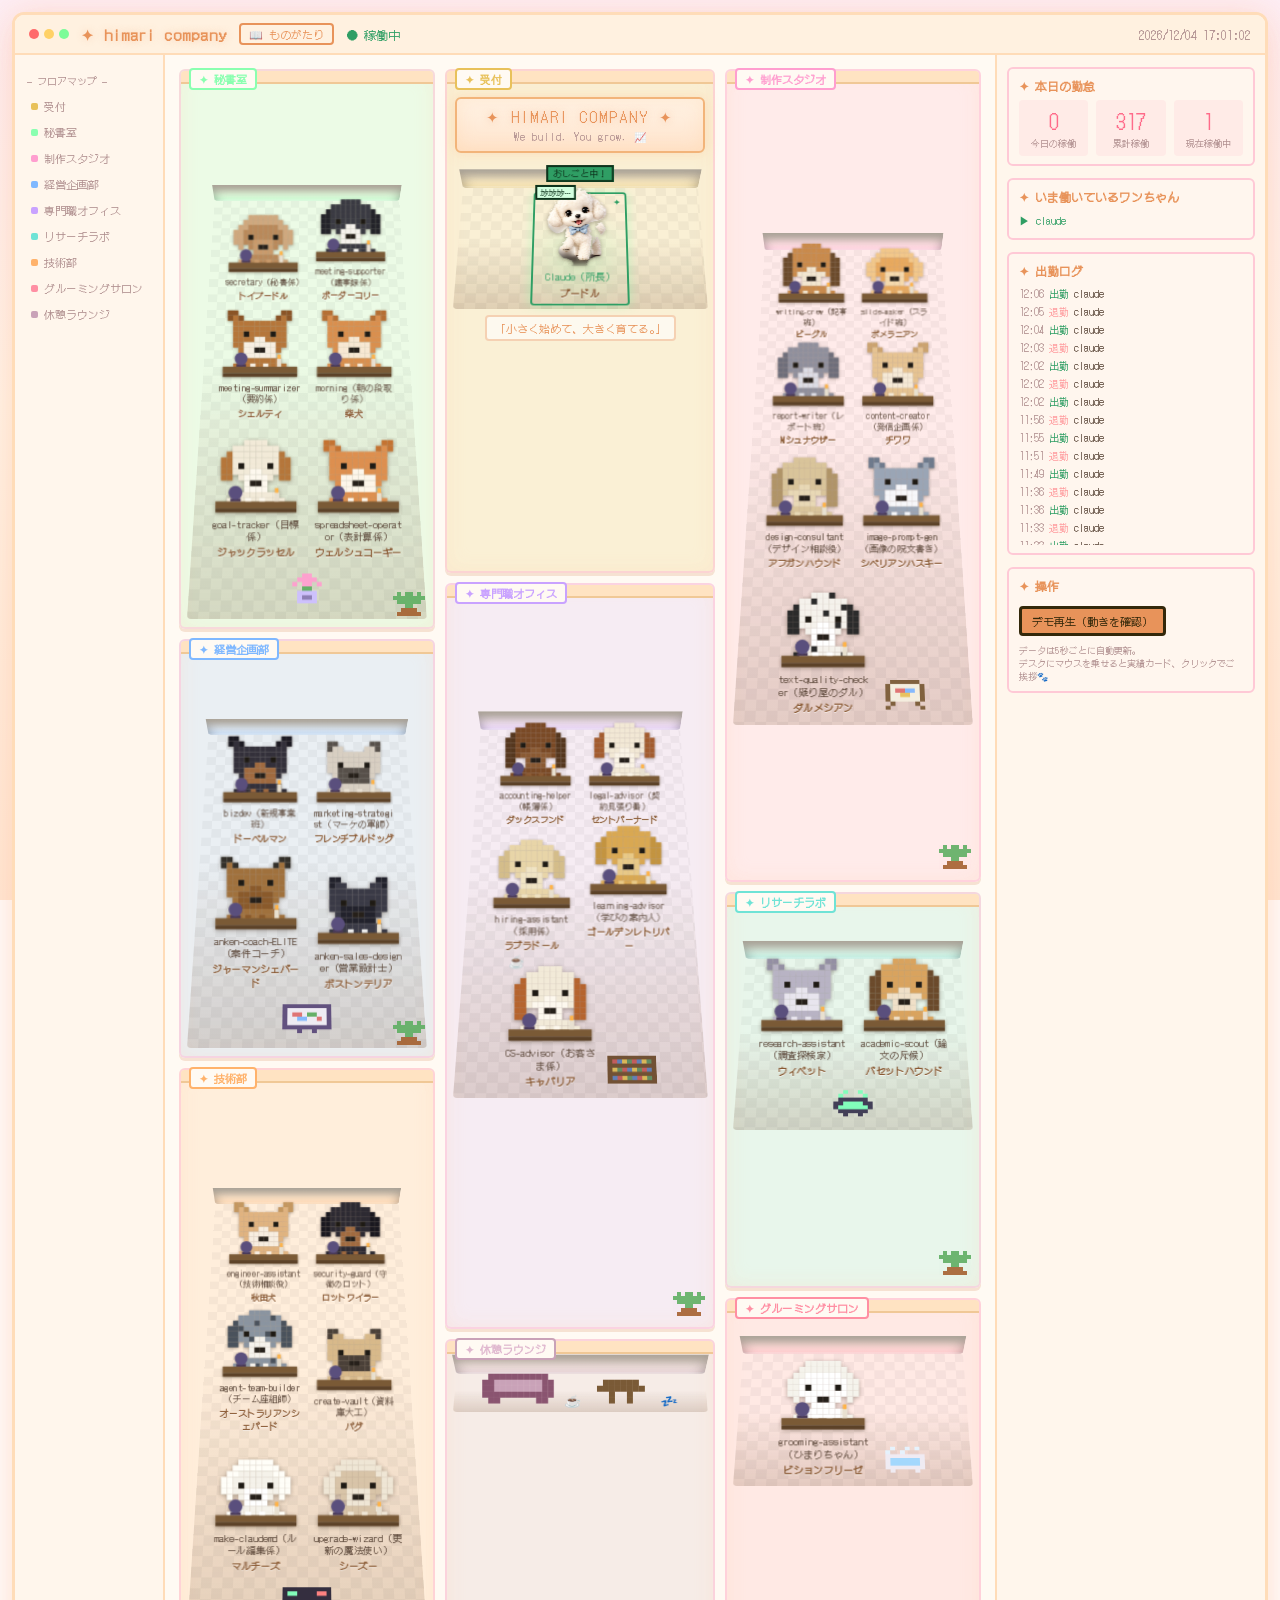
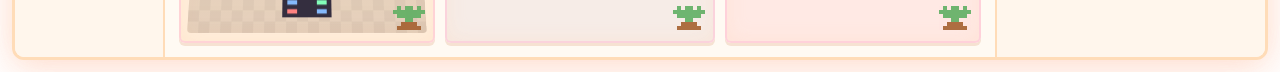
<file: virtual-office/office.html>
<!DOCTYPE html>
<html lang="ja">
<head>
<meta charset="UTF-8">
<meta name="viewport" content="width=device-width, initial-scale=1.0">
<title>himari company — Fantasy Office</title>
<link href="https://fonts.googleapis.com/css2?family=DotGothic16&display=swap" rel="stylesheet">
<style>
  :root {
    --panel: #fff6ee;
    --line: #ffc9d6;
    --frame: #ffdcb8;
    --gold: #e8935a;
    --text: #5a4638;
    --sub: #b08f8f;
    --active: #2f9e64;
    --glass: rgba(255, 190, 210, .55);
    --pink: #ff6b8a;
    --mint: #4ecdc4;
    --tilt: 28deg;
  }
  * { box-sizing: border-box; margin: 0; padding: 0; }
  body {
    background: linear-gradient(180deg, #fdeef5 0%, #fff6e9 45%, #ffe9d6 100%);
    background-attachment: fixed;
    min-height: 100vh;
    color: var(--text);
    font-family: 'DotGothic16', 'MS Gothic', monospace;
    padding: 12px;
    image-rendering: pixelated;
    position: relative;
    overflow-x: hidden;
  }
  #stars { position: fixed; inset: 0; pointer-events: none; z-index: 0; }
  #stars span { position: absolute; color: #ffcf8a; animation: twinkle 3s infinite; }
  @keyframes twinkle { 0%,100% { opacity: .1; } 50% { opacity: .55; } }

  /* ============ アプリ風ウィンドウ ============ */
  .app {
    position: relative; z-index: 1;
    max-width: 1560px; margin: 0 auto;
    border: 3px solid var(--frame); border-radius: 12px;
    background: #fffaf3; overflow: hidden;
    box-shadow: 0 12px 40px rgba(255,170,140,.28), 0 0 30px rgba(255,200,160,.3);
  }
  .titlebar {
    display: flex; align-items: center; gap: 12px; flex-wrap: wrap;
    padding: 8px 14px; background: #fff1e0; border-bottom: 2px solid var(--frame);
  }
  .dots { display: flex; gap: 5px; }
  .dots span { width: 10px; height: 10px; border-radius: 50%; }
  .dots span:nth-child(1) { background: #ff6b6b; }
  .dots span:nth-child(2) { background: #ffd166; }
  .dots span:nth-child(3) { background: #7CFC98; }
  .titlebar h1 { font-size: 15px; letter-spacing: 1px; color: var(--gold); text-shadow: 0 0 8px rgba(232,147,90,.3); }
  .titlebar .clock { font-size: 12px; color: var(--sub); margin-left: auto; }
  .titlebar .live { font-size: 12px; color: var(--active); }

  .main { display: flex; align-items: stretch; }

  /* ============ 左ナビ（部屋リスト） ============ */
  .nav {
    width: 150px; flex: 0 0 150px; background: #fff6ec;
    border-right: 2px solid var(--frame); padding: 12px 8px; font-size: 11px;
  }
  .nav .navtitle { color: var(--sub); font-size: 10px; margin: 6px 4px; }
  .nav .item {
    padding: 4px 8px; cursor: pointer; color: var(--sub); border-radius: 4px;
    display: flex; align-items: center; gap: 6px; margin-bottom: 2px;
  }
  .nav .item:hover { color: var(--text); background: rgba(255,140,170,.14); }
  .nav .dot { width: 7px; height: 7px; border-radius: 2px; flex: 0 0 7px; }
  @media (max-width: 1100px) { .nav { display: none; } }

  /* ============ フロア ============ */
  .floorwrap { flex: 1 1 auto; min-width: 0; padding: 14px; overflow-x: auto; }
  .floor { display: flex; gap: 10px; align-items: stretch; min-width: 660px; }
  .col { flex: 1 1 0; display: flex; flex-direction: column; gap: 10px; }
  .col.center { flex: 1.06 1 0; }

  .zone {
    position: relative; flex: 1 0 auto;
    border: 2px solid var(--glass); border-radius: 6px;
    background: rgba(255,250,240,.85);
    padding: 24px 6px 8px;
    box-shadow: inset 0 0 20px rgba(255,200,160,.2), 0 3px 0 rgba(230,180,150,.35);
    perspective: 820px;
  }
  .zone::before {
    content: ""; position: absolute; top: 0; left: 0; right: 0; height: 11px;
    background: #ffe3c2; border-radius: 4px 4px 0 0; border-bottom: 2px solid #f0c896;
  }
  .zone h2 {
    position: absolute; top: -3px; left: 8px; z-index: 3;
    font-size: 11px; padding: 1px 8px; background: #fffaf3;
    border: 2px solid; border-radius: 4px; white-space: nowrap;
  }
  .zone .desks {
    display: flex; flex-wrap: wrap; gap: 4px 6px; justify-content: center; align-items: flex-end;
    background-image:
      linear-gradient(45deg, rgba(0,0,0,.035) 25%, transparent 25%, transparent 75%, rgba(0,0,0,.035) 75%),
      linear-gradient(45deg, rgba(0,0,0,.035) 25%, transparent 25%, transparent 75%, rgba(0,0,0,.035) 75%);
    background-size: 22px 22px; background-position: 0 0, 11px 11px;
    border-radius: 4px; padding: 6px 2px 4px; min-height: 100px;
    transform-style: preserve-3d;
  }
  .zone .plant { position: absolute; bottom: 6px; right: 4px; opacity: .9; pointer-events: none; }
  .billboard { transform-style: preserve-3d; transform-origin: bottom center; transform: rotateX(calc(-1 * var(--tilt))); }

  /* --- 3Dステージ（床の傾き＋奥の壁） --- */
  .room3d {
    position: relative;
    transform-style: preserve-3d; transform-origin: bottom center; transform: rotateX(var(--tilt));
  }
  .room3d::before {
    content: ""; position: absolute; inset: 0; z-index: 0; pointer-events: none;
    border-radius: 4px; background: linear-gradient(0deg, rgba(120,80,50,.2) 0%, transparent 55%);
  }
  .room3d .deskwall {
    position: absolute; top: 0; left: 0; right: 0; height: 32px; z-index: 0;
    transform-origin: top; transform: rotateX(90deg);
    border-radius: 4px 4px 0 0;
    box-shadow: inset 0 -12px 16px rgba(0,0,0,.35), inset 0 3px 0 rgba(255,255,255,.18);
  }

  /* ============ 受付ホール ============ */
  .zone.entry { text-align: center; }
  .sign {
    margin: 2px auto 6px; max-width: 250px;
    background: linear-gradient(180deg, #fff3e6, #ffe4cc);
    border: 2px solid #f2b47a; border-radius: 6px; padding: 7px 10px;
    box-shadow: 0 0 14px rgba(255,180,120,.35), inset 0 0 18px rgba(255,200,140,.25);
  }
  .sign .signtitle {
    font-size: 15px; letter-spacing: 2px; color: var(--gold);
    text-shadow: 0 0 8px rgba(232,147,90,.4);
  }
  .sign .signsub { font-size: 10px; color: var(--sub); margin-top: 2px; letter-spacing: 1px; }
  .motto {
    margin: 6px auto 2px; font-size: 11px; color: var(--gold);
    background: rgba(255,255,255,.6); border: 2px solid rgba(232,147,90,.4);
    border-radius: 4px; padding: 3px 8px; display: inline-block;
  }

  /* ============ 休憩ラウンジ ============ */
  .lounge-inner {
    display: flex; align-items: flex-end; justify-content: center; gap: 10px; padding: 8px 0 4px;
    transform-style: preserve-3d;
  }
  .lounge-inner .zzz { font-size: 14px; animation: floaty 3s ease-in-out infinite; }

  /* ============ デスク ============ */
  .desk {
    width: 100px; text-align: center; position: relative;
    padding: 6px 2px 4px; border: 2px solid transparent; border-radius: 4px;
    cursor: pointer; user-select: none;
    transform-style: preserve-3d;
  }
  .desk:hover { background: rgba(255,140,170,.1); }
  .desk .sprite { height: 92px; display: flex; align-items: flex-end; justify-content: center; }
  .dogsvg { filter: drop-shadow(0 1px 2px rgba(74,58,42,.45)); }
  .desk .dogimg { max-height: 92px; max-width: 100px; object-fit: contain; filter: drop-shadow(0 1px 2px rgba(74,58,42,.45)); }
  .desk.active .dogimg { animation: bob 0.8s steps(2) infinite; }
  .desk .name { font-size: 10px; margin-top: 4px; line-height: 1.25; word-break: break-all; }
  .desk .breed { font-size: 10px; color: #8a5a34; margin-top: 2px; font-weight: bold; text-shadow: 0 1px 0 rgba(255,255,255,.6); }
  .desk.active {
    border-color: var(--active);
    background: radial-gradient(circle at 50% 60%, rgba(138,255,176,.22), transparent 70%);
    box-shadow: 0 0 12px rgba(138,255,176,.45);
  }
  .desk.active .name { color: var(--active); }
  .desk .badge {
    display: none; position: absolute; top: -10px; left: 50%; transform: translateX(-50%);
    background: var(--active); color: #0e331c; font-size: 9px; padding: 0 5px;
    border: 2px solid #0e331c; white-space: nowrap; z-index: 4;
  }
  .desk.active .badge { display: block; animation: pop .6s infinite alternate; }
  @keyframes pop { from { transform: translateX(-50%) translateY(0); } to { transform: translateX(-50%) translateY(-3px); } }

  /* --- 実績カード（ホバーで表示） --- */
  .statcard {
    display: none; position: absolute; bottom: calc(100% - 4px); left: 50%; transform: translateX(-50%);
    background: #f5f0ff; color: #2a2044; border: 2px solid var(--line); border-radius: 4px;
    font-size: 9px; line-height: 1.5; padding: 3px 7px; white-space: nowrap; z-index: 9; text-align: left;
    box-shadow: 0 3px 8px rgba(0,0,0,.4);
  }
  .statcard b { color: #4a3690; }
  .desk:hover .statcard { display: block; }

  /* --- 働いている様子 --- */
  .desk.active svg .dog { animation: bob 0.8s steps(2) infinite; }
  @keyframes bob { 0% { transform: translateY(0); } 50% { transform: translateY(-2px); } 100% { transform: translateY(0); } }
  .desk.active svg .ball { fill: #aef2c8; filter: drop-shadow(0 0 5px #8affb0); animation: glowpulse 1.2s infinite alternate; }
  @keyframes glowpulse { from { filter: drop-shadow(0 0 3px #8affb0); } to { filter: drop-shadow(0 0 8px #8affb0); } }
  .desk.active::after {
    content: "✦"; position: absolute; top: 2px; right: 4px; color: var(--active);
    font-size: 11px; animation: twinkle 1s infinite;
  }
  .desk.active svg .paw1 { animation: type .28s steps(2) infinite; }
  .desk.active svg .paw2 { animation: type .28s steps(2) .14s infinite; }
  @keyframes type { 0% { transform: translateY(0); } 50% { transform: translateY(-3px); } 100% { transform: translateY(0); } }
  .workbubble {
    display: none; position: absolute; top: 10px; left: 1px;
    background: #d3ffe0; color: #0e331c; border: 2px solid #0e331c;
    font-size: 8px; padding: 0 3px; z-index: 4;
  }
  .desk.active .workbubble { display: block; animation: pop2 .9s steps(2) infinite; }
  @keyframes pop2 { 0% { transform: translateY(0); } 50% { transform: translateY(-2px); } 100% { transform: translateY(0); } }
  .idlebubble {
    position: absolute; top: 0; left: 4px; font-size: 13px;
    opacity: 0; transition: opacity .5s; z-index: 4; pointer-events: none;
  }
  .idlebubble.show { opacity: 1; }
  svg .eyes { animation: blink 4.5s infinite; }
  @keyframes blink { 0%, 91%, 100% { opacity: 1; } 93%, 97% { opacity: 0; } }
  svg .flame { animation: flicker 1.4s infinite; }
  @keyframes flicker { 0%,100% { opacity: .95; } 40% { opacity: .55; } 70% { opacity: .85; } }

  /* --- クリック反応 --- */
  .desk.jump svg .dog { animation: jumpy .55s ease-out; }
  @keyframes jumpy {
    0% { transform: translateY(0); } 30% { transform: translateY(-9px); }
    55% { transform: translateY(0); } 75% { transform: translateY(-4px); } 100% { transform: translateY(0); }
  }
  .speech {
    display: none; position: absolute; top: 2px; left: 50%; transform: translateX(-50%);
    background: #fff8e0; color: #4a3a10; border: 2px solid #8a6a20;
    font-size: 9px; padding: 1px 6px; white-space: nowrap; z-index: 10;
  }
  .speech.show { display: block; animation: pop2 .5s steps(2) infinite; }
  .heart {
    position: absolute; left: 50%; top: 26px; font-size: 13px; color: #ff8fa3;
    animation: rise 1s ease-out forwards; pointer-events: none; z-index: 5;
  }
  @keyframes rise { from { opacity: 1; transform: translate(-50%, 0); } to { opacity: 0; transform: translate(-50%, -26px); } }

  .prop { display: flex; align-items: flex-end; padding: 0 2px 6px; opacity: .95; transform-style: preserve-3d; }
  .prop.floaty svg, .floaty { animation: floaty 3s ease-in-out infinite; }
  @keyframes floaty { 0%,100% { transform: translateY(0); } 50% { transform: translateY(-3px); } }

  /* --- 廊下を歩くワンちゃん --- */
  #walkerWrap { position: fixed; bottom: 4px; left: 0; width: 100%; height: 70px; pointer-events: none; z-index: 20; }
  #walker { position: absolute; bottom: 0; left: -130px; }
  #walker.walking { animation: cross 20s linear forwards; }
  @keyframes cross { from { left: -130px; } to { left: 104%; } }
  #walker svg { animation: hop .45s steps(2) infinite; }
  @keyframes hop { 0% { transform: translateY(0); } 50% { transform: translateY(-3px); } 100% { transform: translateY(0); } }

  /* ============ 右サイドバー ============ */
  .sidebar {
    width: 270px; flex: 0 0 270px; background: #fff6ec;
    border-left: 2px solid var(--frame); padding: 12px 10px;
    display: flex; flex-direction: column; gap: 12px;
  }
  @media (max-width: 900px) { .main { flex-wrap: wrap; } .sidebar { width: 100%; flex: 1 1 100%; border-left: none; border-top: 2px solid var(--frame); } }
  .panel {
    border: 2px solid var(--line); background: var(--panel);
    border-radius: 6px; padding: 8px 10px;
  }
  .panel h3 { font-size: 12px; color: var(--gold); margin-bottom: 6px; }
  .stats { display: flex; gap: 8px; }
  .stat { flex: 1; text-align: center; background: rgba(255,140,170,.1); border-radius: 4px; padding: 6px 2px; }
  .stat .num { font-size: 20px; color: var(--pink); }
  .stat .lbl { font-size: 9px; color: var(--sub); margin-top: 2px; }
  .nowlist { font-size: 11px; line-height: 1.7; }
  .nowlist .none { color: var(--sub); }
  .nowlist .on { color: var(--active); }
  .loglist { font-size: 10px; line-height: 1.8; max-height: 260px; overflow-y: auto; }
  .loglist .t { color: var(--sub); margin-right: 5px; }
  .loglist .start { color: var(--active); }
  .loglist .stop { color: #ff9ea0; }
  .foot { font-size: 9px; color: var(--sub); margin-top: 8px; }
  button.demo {
    font-family: inherit; font-size: 11px; cursor: pointer;
    background: var(--gold); color: #33280a; border: 3px solid #33280a;
    border-radius: 4px; padding: 4px 10px; margin-top: 6px;
  }
  button.demo:active { transform: translateY(2px); }
</style>
</head>
<body>
<div id="stars"></div>
<div id="walkerWrap"><div id="walker"></div></div>

<div class="app">
  <div class="titlebar">
    <div class="dots"><span></span><span></span><span></span></div>
    <h1>✦ himari company</h1>
    <a href="story.html" style="color:var(--gold);font-size:11px;text-decoration:none;border:2px solid var(--gold);border-radius:4px;padding:1px 8px">📖 ものがたり</a>
    <span class="live" id="liveState">● 待機中</span>
    <span class="clock" id="clock"></span>
  </div>
  <div class="main">
    <nav class="nav" id="nav">
      <div class="navtitle">— フロアマップ —</div>
    </nav>
    <div class="floorwrap"><div class="floor" id="floor"></div></div>
    <div class="sidebar">
      <div class="panel">
        <h3>✦ 本日の勤怠</h3>
        <div class="stats">
          <div class="stat"><div class="num" id="stToday">0</div><div class="lbl">今日の稼働</div></div>
          <div class="stat"><div class="num" id="stTotal">0</div><div class="lbl">累計稼働</div></div>
          <div class="stat"><div class="num" id="stActive">0</div><div class="lbl">現在稼働中</div></div>
        </div>
      </div>
      <div class="panel">
        <h3>✦ いま働いているワンちゃん</h3>
        <div class="nowlist" id="nowList"><span class="none">全員お昼寝中…💤</span></div>
      </div>
      <div class="panel">
        <h3>✦ 出勤ログ</h3>
        <div class="loglist" id="logList"><span class="t">まだログがありません</span></div>
      </div>
      <div class="panel">
        <h3>✦ 操作</h3>
        <button class="demo" id="demoBtn">デモ再生（動きを確認）</button>
        <div class="foot">データは5秒ごとに自動更新。<br>デスクにマウスを乗せると実績カード、クリックでご挨拶🐾</div>
      </div>
    </div>
  </div>
</div>

<script>
// ============ 画像差し替え（後でAI生成画像にできる） ============
// 画像を images/char/ に置いて、ここに1行足すだけ。消せばドット絵に戻る。
// 例： "morning": "images/char/morning.png",
const CHAR_IMAGES = {
  "claude": "images/char/claude.png",
};

// ============ 犬種ドット絵の型 ============
// C=毛色メイン D=差し色(耳・マスク・斑) M=マズル/胸 F=ふわ毛 E=目 N=鼻
const ARCHETYPES = {
  pointy: [
    "DD........DD",
    "DCD......DCD",
    ".CCCCCCCCCC.",
    ".CCCCCCCCCC.",
    ".CCECCCCECC.",
    ".CCCCMMCCCC.",
    ".CCMMMMMMCC.",
    "..CMMNNMMC..",
    "...MMMMMM...",
    "..CCCCCCCC..",
    ".CCCCCCCCCC.",
  ],
  floppy: [
    "....CCCC....",
    "..CCCCCCCC..",
    ".DCCCCCCCCD.",
    "DDCCCCCCCCDD",
    "DDCECCCCECDD",
    "DDCCCMMCCCDD",
    "DD.CMMMMC.DD",
    "....MNNM....",
    "....MMMM....",
    "..CCCCCCCC..",
    ".CCCCCCCCCC.",
  ],
  longear: [
    "....CCCC....",
    "..CCCCCCCC..",
    ".DCCCCCCCCD.",
    "DDCCCCCCCCDD",
    "DDCECCCCECDD",
    "DDCCCMMCCCDD",
    "DDCMMMMMMCDD",
    "DD..MNNM..DD",
    "DD..MMMM..DD",
    "..CCCCCCCC..",
    ".CCCCCCCCCC.",
  ],
  fluffy: [
    "...FFFFFF...",
    "..FFFFFFFF..",
    ".FFCCCCCCFF.",
    "FFCCCCCCCCFF",
    "FFCECCCCECFF",
    "FFCCMMMMCCFF",
    ".F.CMNNMC.F.",
    "....MMMM....",
    "..FCCCCCCF..",
    ".FCCCCCCCCF.",
  ],
  flat: [
    ".DD......DD.",
    ".DCC....CCD.",
    ".CCCCCCCCCC.",
    ".CCCCCCCCCC.",
    ".CCECCCCECC.",
    ".CCDDDDDDCC.",
    "..CDDNNDDC..",
    "...DDDDDD...",
    "..CCCCCCCC..",
    ".CCCCCCCCCC.",
  ],
};

// 各メンバーの犬種設定 { b:犬種名, a:型, C, D, M, F, spots }
const BREEDS = {
  "claude":                     { b:"プードル",             a:"fluffy",  C:"#f7f3e8", D:"#e5ddc8", M:"#fffdf5", F:"#fffef8" },
  "secretary":                  { b:"トイプードル",         a:"fluffy",  C:"#b9895a", D:"#9c7048", M:"#c99a6b", F:"#cfa87e" },
  "meeting-supporter":          { b:"ボーダーコリー",       a:"floppy",  C:"#3a3a42", D:"#232329", M:"#f5f2ec" },
  "meeting-summarizer":         { b:"シェルティ",           a:"pointy",  C:"#b5763a", D:"#8a5426", M:"#f7efe2" },
  "morning":                    { b:"柴犬",                 a:"pointy",  C:"#d98f4e", D:"#b56f33", M:"#f7e8d3" },
  "goal-tracker":               { b:"ジャックラッセル",     a:"floppy",  C:"#f2ead8", D:"#b5763a", M:"#fdf8ee" },
  "spreadsheet-operator":       { b:"ウェルシュコーギー",   a:"pointy",  C:"#dd8f4f", D:"#c47332", M:"#fdf6ea" },
  "writing-crew-starter":       { b:"ビーグル",             a:"longear", C:"#c98a4b", D:"#6b4a2b", M:"#f2e6d0" },
  "slide-maker":                { b:"ポメラニアン",         a:"fluffy",  C:"#e8a95e", D:"#cc8f47", M:"#f5d9ad", F:"#f2c78a" },
  "report-writer":              { b:"Mシュナウザー",        a:"floppy",  C:"#8f8f9c", D:"#6e6e7a", M:"#dcdce4" },
  "content-creator":            { b:"チワワ",               a:"pointy",  C:"#e6c391", D:"#cba36f", M:"#f5e9d5" },
  "design-consultant":          { b:"アフガンハウンド",     a:"longear", C:"#d9c49a", D:"#b09468", M:"#e8d8b5" },
  "image-prompt-generator":     { b:"シベリアンハスキー",   a:"pointy",  C:"#9aa5b5", D:"#6e7a8c", M:"#f7f7fa" },
  "text-quality-checker":       { b:"ダルメシアン",         a:"floppy",  C:"#f5f2ec", D:"#2b2b2b", M:"#ffffff", spots:true },
  "bizdev-strategist":          { b:"ドーベルマン",         a:"pointy",  C:"#33303a", D:"#1c1a22", M:"#a06a3f" },
  "marketing-strategist":       { b:"フレンチブルドッグ",   a:"flat",    C:"#d8cfc2", D:"#57504a", M:"#e8e0d3" },
  "anken-coach-elite":          { b:"ジャーマンシェパード", a:"pointy",  C:"#a0713d", D:"#33302a", M:"#8a5a2b" },
  "anken-sales-product-designer":{ b:"ボストンテリア",      a:"flat",    C:"#3a3a46", D:"#22222c", M:"#f0f0f0" },
  "accounting-helper":          { b:"ダックスフンド",       a:"longear", C:"#7a4a26", D:"#55371e", M:"#8a5a33" },
  "legal-advisor":              { b:"セントバーナード",     a:"floppy",  C:"#f2e8d5", D:"#a35c2e", M:"#faf3e5" },
  "hiring-assistant":           { b:"ラブラドール",         a:"floppy",  C:"#e8d5a8", D:"#d4bd8a", M:"#f0e4c4" },
  "learning-advisor":           { b:"ゴールデンレトリバー", a:"floppy",  C:"#d9a852", D:"#c39440", M:"#e8c987" },
  "customer-support-advisor":   { b:"キャバリア",           a:"longear", C:"#f2ead8", D:"#b5642e", M:"#fdf8ee" },
  "research-assistant":         { b:"ウィペット",           a:"pointy",  C:"#b8b3c4", D:"#948fa3", M:"#e8e5ee" },
  "academic-scout":             { b:"バセットハウンド",     a:"longear", C:"#d9a35e", D:"#6b4a2b", M:"#f0e0c8" },
  "engineer-assistant":         { b:"秋田犬",               a:"pointy",  C:"#e0b380", D:"#c49760", M:"#f7ede0" },
  "security-guard":             { b:"ロットワイラー",       a:"floppy",  C:"#2d2a32", D:"#1a181f", M:"#a06a3f" },
  "agent-team-builder":         { b:"オーストラリアンシェパード", a:"floppy", C:"#8a94a0", D:"#4a525c", M:"#f5f2ec", spots:true },
  "create-vault":               { b:"パグ",                 a:"flat",    C:"#d8b98a", D:"#4a4038", M:"#e5cba0" },
  "make-claudemd":              { b:"マルチーズ",           a:"fluffy",  C:"#f5f2ea", D:"#e5e0d2", M:"#ffffff", F:"#fffef8" },
  "elite-agent-upgrade-wizard": { b:"シーズー",             a:"fluffy",  C:"#d8c4a8", D:"#b5a184", M:"#efe6d5", F:"#efe6d5" },
  "grooming-assistant":         { b:"ビションフリーゼ",     a:"fluffy",  C:"#ffffff", D:"#efece2", M:"#ffffff", F:"#f5f3ec" },
};

// ============ クリック時のセリフ集 ============
const SPEAK = {
  "claude":                     ["わん！なんでも聞いてね", "今日もがんばろう✦"],
  "secretary":                  ["ご予定を確認しますね📅", "メールの下書き作ります！"],
  "meeting-supporter":          ["議事録おまかせ！", "会議まとめますね"],
  "meeting-summarizer":         ["要点まとめました！", "文字起こしどうぞ"],
  "morning":                    ["おはようわん！☀", "今日の段取りどうぞ"],
  "goal-tracker":               ["目標、順調ですか？", "振り返りしましょ！"],
  "spreadsheet-operator":       ["スプシ整えます📊", "VLOOKUPは得意！"],
  "writing-crew-starter":       ["記事書くわん✍", "リサーチから始めよう"],
  "slide-maker":                ["スライド作るよ！", "デザインおまかせ✨"],
  "report-writer":              ["レポートまとめます", "報告書おまかせ！"],
  "content-creator":            ["投稿ネタあるよ！", "バズらせたいわん"],
  "design-consultant":          ["配色のご相談どうぞ🎨", "エレガントにいきましょ"],
  "image-prompt-generator":     ["プロンプト作るよ！", "どんな画像にする？"],
  "text-quality-checker":       ["誤字は見逃さないわん！", "チェックします🔍"],
  "bizdev-strategist":          ["市場を分析中…", "勝ち筋を探すわん"],
  "marketing-strategist":       ["集客のご相談どうぞ！", "SNS伸ばそう📈"],
  "anken-coach-elite":          ["高単価いけるわん！", "案件取りにいこう🔥"],
  "anken-sales-product-designer":["提案トーク磨こう！", "クロージング得意だよ"],
  "accounting-helper":          ["仕訳しますね💰", "領収書ください！"],
  "legal-advisor":              ["契約書チェックします", "リスクは早めに相談！"],
  "hiring-assistant":           ["採用のご相談どうぞ", "公平が一番だわん"],
  "learning-advisor":           ["学習計画立てよう📚", "一緒に成長しよう！"],
  "customer-support-advisor":   ["お問い合わせ対応します", "お客様第一だわん"],
  "research-assistant":         ["調査してきます🔍", "出典も確認済み！"],
  "academic-scout":             ["論文読んでるわん📄", "最新研究チェック中"],
  "engineer-assistant":         ["コードレビューします", "設計から相談してね"],
  "security-guard":             ["ここは通さないわん！", "APIキー大丈夫？🔒"],
  "agent-team-builder":         ["チーム作るわん！", "役割分担が大事"],
  "create-vault":               ["資料庫作ろう！", "フォルダ整えるわん"],
  "make-claudemd":              ["ルールブック磨くよ", "CLAUDE.md見せて！"],
  "elite-agent-upgrade-wizard": ["新版に更新するわん", "カスタムは守るよ！"],
  "grooming-assistant":         ["シャンプー日和です🛁", "ふわふわにするわん✂"],
};
const SPEAK_FALLBACK = ["わん！", "くぅ〜ん", "へへっ🐾"];

// ============ 部屋の家具（ドット絵） ============
const PLANT = { map: [
    "..G.GG.G..",
    ".GGGGGGGG.",
    "..GGGGGG..",
    "....GG....",
    "...TTTT...",
    "..TTTTTT..",
  ], pal: { G:"#5fae62", T:"#a5602f" } };
const PROPS = {
  "秘書室": { map: [
      "....PP....",
      "...PPPP...",
      "..P.PP.P..",
      "....GG....",
      "...WWWW...",
      "...WLLW...",
      "...WWWW...",
    ], pal: { P:"#ff9ecf", G:"#5fae62", W:"#cdbfff", L:"#8a7ab5" } },
  "制作スタジオ": { map: [
      "..WWWWWW..",
      ".WPPPPPPW.",
      ".WPRRBBPW.",
      ".WPPGGPPW.",
      ".WPPPPPPW.",
      "..W....W..",
      ".W......W.",
    ], pal: { W:"#7a5a36", P:"#f5f0e0", R:"#e07070", B:"#7fb8ff", G:"#e8c15a" } },
  "経営企画部": { map: [
      "WWWWWWWWWW",
      "WFFFFFFFFW",
      "WFRRFGGFFW",
      "WFFBBFFRFW",
      "WFFFFFFFFW",
      "WWWWWWWWWW",
      "...W..W...",
    ], pal: { W:"#5c4a7a", F:"#f0ecf5", R:"#e07070", B:"#7fb8ff", G:"#5fae62" } },
  "専門職オフィス": { map: [
      "WWWWWWWWWW",
      "WRBYGRBYGW",
      "WWWWWWWWWW",
      "WYGRBYGRBW",
      "WWWWWWWWWW",
      "WBRYGBRYGW",
      "WWWWWWWWWW",
    ], pal: { W:"#6b4a2b", R:"#c05656", B:"#5a7ab5", Y:"#d9b552", G:"#5c8a5e" } },
  "リサーチラボ": { floaty: true, map: [
      "...P..P...",
      "..P....P..",
      "..GGGGGG..",
      ".GGLLLLGG.",
      ".GLLLLLLG.",
      "..GGGGGG..",
      "...G..G...",
    ], pal: { G:"#3a3550", L:"#7dffba", P:"#7dffba" } },
  "技術部": { map: [
      "DDDDDDDDDD",
      "DGGDDDDRRD",
      "DDDDDDDDDD",
      "DBBDDDDGGD",
      "DDDDDDDDDD",
      "DRRDDDDBBD",
      "DDDDDDDDDD",
    ], pal: { D:"#2a2438", G:"#7dffba", R:"#ff7d7d", B:"#7fb8ff" } },
  "グルーミングサロン": { map: [
      "..P..P.P..",
      ".P..P.....",
      ".WWWWWWWW.",
      ".WLLLLLLW.",
      ".WLLLLLLW.",
      ".WWWWWWWW.",
      "..W....W..",
    ], pal: { W:"#f0ecf5", L:"#9fd8ff", P:"#e5f4ff" } },
};
const SOFA = { map: [
    ".RRRRRRRRRR.",
    "RRWWWWWWWWRR",
    "RRWWWWWWWWRR",
    "RRRRRRRRRRRR",
    ".RR......RR.",
  ], pal: { R:"#8a5470", W:"#c9a2b8" } };
const TABLE = { map: [
    "..WWWWWW..",
    ".WWWWWWWW.",
    "...W..W...",
    "...W..W...",
  ], pal: { W:"#7a5a36" } };

// ============ メンバー名簿（部署ごと） ============
const ROOMS = [
  { name: "受付", color: "#e8c15a", members: [
    { id: "claude", label: "Claude（所長）" },
  ]},
  { name: "秘書室", color: "#8affb0", members: [
    { id: "secretary", label: "secretary（秘書係）" },
    { id: "meeting-supporter", label: "meeting-supporter（議事録係）" },
    { id: "meeting-summarizer", label: "meeting-summarizer（要約係）" },
    { id: "morning", label: "morning（朝の段取り係）" },
    { id: "goal-tracker", label: "goal-tracker（目標係）" },
    { id: "spreadsheet-operator", label: "spreadsheet-operator（表計算係）" },
  ]},
  { name: "制作スタジオ", color: "#ff9ecf", members: [
    { id: "writing-crew-starter", label: "writing-crew（記事班）" },
    { id: "slide-maker", label: "slide-maker（スライド班）" },
    { id: "report-writer", label: "report-writer（レポート班）" },
    { id: "content-creator", label: "content-creator（発信企画係）" },
    { id: "design-consultant", label: "design-consultant（デザイン相談役）" },
    { id: "image-prompt-generator", label: "image-prompt-gen（画像の呪文書き）" },
    { id: "text-quality-checker", label: "text-quality-checker（疑り屋のダル）" },
  ]},
  { name: "経営企画部", color: "#7fb8ff", members: [
    { id: "bizdev-strategist", label: "bizdev（新規事業班）" },
    { id: "marketing-strategist", label: "marketing-strategist（マーケの軍師）" },
    { id: "anken-coach-elite", label: "anken-coach-ELITE（案件コーチ）" },
    { id: "anken-sales-product-designer", label: "anken-sales-designer（営業設計士）" },
  ]},
  { name: "専門職オフィス", color: "#c9a2ff", members: [
    { id: "accounting-helper", label: "accounting-helper（帳簿係）" },
    { id: "legal-advisor", label: "legal-advisor（契約見張り番）" },
    { id: "hiring-assistant", label: "hiring-assistant（採用係）" },
    { id: "learning-advisor", label: "learning-advisor（学びの案内人）" },
    { id: "customer-support-advisor", label: "CS-advisor（お客さま係）" },
  ]},
  { name: "リサーチラボ", color: "#6fe3d6", members: [
    { id: "research-assistant", label: "research-assistant（調査探検家）" },
    { id: "academic-scout", label: "academic-scout（論文の斥候）" },
  ]},
  { name: "技術部", color: "#ffb26b", members: [
    { id: "engineer-assistant", label: "engineer-assistant（技術相談役）" },
    { id: "security-guard", label: "security-guard（守衛のロット）" },
    { id: "agent-team-builder", label: "agent-team-builder（チーム座組師）" },
    { id: "create-vault", label: "create-vault（資料庫大工）" },
    { id: "make-claudemd", label: "make-claudemd（ルール編集係）" },
    { id: "elite-agent-upgrade-wizard", label: "upgrade-wizard（更新の魔法使い）" },
  ]},
  { name: "グルーミングサロン", color: "#ff8fa3", members: [
    { id: "grooming-assistant", label: "grooming-assistant（ひまりちゃん）" },
  ]},
];

// フロア配置（3列レイアウト）
const FLOOR_PLAN = [
  ["秘書室", "経営企画部", "技術部"],
  ["__entry__", "専門職オフィス", "__lounge__"],
  ["制作スタジオ", "リサーチラボ", "グルーミングサロン"],
];

// イベント名 → デスクの対応（チーム所属エージェントは班のデスクへ）
function resolveDesk(rawName) {
  if (!rawName) return null;
  let n = String(rawName).toLowerCase().trim();
  const all = new Set(ROOMS.flatMap(r => r.members.map(m => m.id)));
  const tryName = (x) => all.has(x) ? x : null;
  if (tryName(n)) return n;
  if (n.endsWith("-advocate")) { const b = tryName(n.replace(/-advocate$/, "")); if (b) return b; }
  if (n.startsWith("slide-")) return "slide-maker";
  if (n.startsWith("report-")) return "report-writer";
  if (n.startsWith("bizdev-")) return "bizdev-strategist";
  if (n.startsWith("crew-") || n.startsWith("writing-crew")) return "writing-crew-starter";
  if (n.startsWith("anken-coach")) return "anken-coach-elite";
  if (n === "executive-secretary") return "secretary";
  if (n.includes("meeting-summar")) return "meeting-summarizer";
  return "claude"; // 不明なものは所長席へ
}

// ============ ドット絵SVG生成 ============
function hashCode(s) { let h = 0; for (let i = 0; i < s.length; i++) { h = (h * 31 + s.charCodeAt(i)) | 0; } return Math.abs(h); }

function dogRects(id, P, offX) {
  const br = BREEDS[id] || { b:"ミックス", a:"floppy", C:"#c98a4b", D:"#8a5a2b", M:"#f2e6d0" };
  const map = ARCHETYPES[br.a];
  const h = hashCode(id);
  const colorOf = (c, x, y) => {
    if (c === "M") return br.M || br.C;
    if (c === "F") return br.F || br.C;
    if (c === "D") return br.D || br.C;
    if (br.spots && ((x * 7 + y * 13 + h) % 8 === 0)) return br.D;
    return br.C;
  };
  let body = "", eyes = "";
  map.forEach((row, y) => {
    [...row].forEach((c, x) => {
      if (c === ".") return;
      if (c === "E") { eyes += `<rect x="${x*P+offX}" y="${y*P}" width="${P}" height="${P}" fill="#1e1a14"/>`; return; }
      if (c === "N") { body += `<rect x="${x*P+offX}" y="${y*P}" width="${P}" height="${P}" fill="#26201a"/>`; return; }
      body += `<rect x="${x*P+offX}" y="${y*P}" width="${P}" height="${P}" fill="${colorOf(c,x,y)}"/>`;
    });
  });
  return { body, eyes, rows: map.length, br };
}

function spriteSVG(id) {
  const P = 6;
  const W = 14 * P;
  const offX = (W - 12 * P) / 2;
  const d = dogRects(id, P, offX);
  const deskY = d.rows * P - P * 0.4;
  const pawC = d.br.M || d.br.C;
  return `<svg class="dogsvg" width="${W}" height="${deskY + 2.2*P}" xmlns="http://www.w3.org/2000/svg">
    <g class="dog">${d.body}<g class="eyes" style="animation-delay:${(hashCode(id)%40)/10}s">${d.eyes}</g></g>
    <rect x="0" y="${deskY}" width="${W}" height="${1.2*P}" fill="#7a5a36"/>
    <rect x="0" y="${deskY+1.2*P}" width="${W}" height="${0.7*P}" fill="#5c4228"/>
    <rect class="paw1" x="${5.2*P}" y="${deskY-0.6*P}" width="${1*P}" height="${0.6*P}" fill="${pawC}"/>
    <rect class="paw2" x="${7.6*P}" y="${deskY-0.6*P}" width="${1*P}" height="${0.6*P}" fill="${pawC}"/>
    <rect x="${2.6*P}" y="${deskY-0.5*P}" width="${1.8*P}" height="${0.5*P}" fill="#4a3a58"/>
    <circle class="ball" cx="${3.5*P}" cy="${deskY-1.5*P}" r="${1.2*P}" fill="#5a4f7d"/>
    <rect x="${10.2*P}" y="${deskY-1.5*P}" width="${0.8*P}" height="${1.5*P}" fill="#e8e0d0"/>
    <rect class="flame" x="${10.3*P}" y="${deskY-2.3*P}" width="${0.6*P}" height="${0.8*P}" fill="#ffb347"/>
  </svg>`;
}

function walkerSVG(id) {
  const P = 5;
  const d = dogRects(id, P, 0);
  return `<svg class="dogsvg" width="${12*P}" height="${d.rows*P}" xmlns="http://www.w3.org/2000/svg">${d.body}${d.eyes}</svg>`;
}

function pixelSVG(prop, P) {
  P = P || 5;
  const map = prop.map, pal = prop.pal;
  const w = Math.max(...map.map(r => r.length)) * P;
  let rects = "";
  map.forEach((row, y) => {
    [...row].forEach((c, x) => {
      if (c === "." || !pal[c]) return;
      rects += `<rect x="${x*P}" y="${y*P}" width="${P}" height="${P}" fill="${pal[c]}"/>`;
    });
  });
  return `<svg width="${w}" height="${map.length*P}" xmlns="http://www.w3.org/2000/svg">${rects}</svg>`;
}

// ============ フロア描画 ============
const floorEl = document.getElementById("floor");
const navEl = document.getElementById("nav");
const roomByName = Object.fromEntries(ROOMS.map(r => [r.name, r]));

function makeDesk(m) {
  const br = BREEDS[m.id];
  const d = document.createElement("div");
  d.className = "desk";
  d.id = "desk-" + m.id;
  d.innerHTML = `<div class="billboard">
    <span class="badge">おしごと中！</span>
    <span class="workbubble">ｶﾀｶﾀｶﾀ…</span>
    <span class="idlebubble"></span>
    <span class="speech"></span>
    <span class="statcard" id="stat-${m.id}"></span>
    <div class="sprite">${CHAR_IMAGES[m.id] ? `<img class="dogimg" src="${CHAR_IMAGES[m.id]}" alt="${m.label}">` : spriteSVG(m.id)}</div>
    <div class="name">${m.label}</div>
    <div class="breed">${br ? br.b : ""}</div>
  </div>`;
  d.addEventListener("click", () => react(m.id, d));
  return d;
}

function makeZone(room) {
  const z = document.createElement("section");
  z.className = "zone";
  z.id = "zone-" + room.name;
  z.style.background = `color-mix(in srgb, ${room.color} 16%, rgba(255,250,240,.9))`;
  z.innerHTML = `<h2 style="border-color:${room.color};color:${room.color}">✦ ${room.name}</h2>`;
  const stage = document.createElement("div");
  stage.className = "room3d";
  const wall = document.createElement("div");
  wall.className = "deskwall";
  wall.style.background = `linear-gradient(180deg, ${room.color}55, #fff3e2)`;
  stage.appendChild(wall);
  const desks = document.createElement("div");
  desks.className = "desks";
  room.members.forEach(m => desks.appendChild(makeDesk(m)));
  const prop = PROPS[room.name];
  if (prop) {
    const p = document.createElement("div");
    p.className = "prop" + (prop.floaty ? " floaty" : "");
    p.innerHTML = `<div class="billboard">${pixelSVG(prop)}</div>`;
    desks.appendChild(p);
  }
  stage.appendChild(desks);
  z.appendChild(stage);
  const plant = document.createElement("div");
  plant.className = "plant";
  plant.innerHTML = pixelSVG(PLANT, 4);
  z.appendChild(plant);
  return z;
}

function makeEntry() {
  const room = roomByName["受付"];
  const z = document.createElement("section");
  z.className = "zone entry";
  z.id = "zone-受付";
  z.style.background = `color-mix(in srgb, ${room.color} 18%, rgba(255,250,240,.9))`;
  z.innerHTML = `<h2 style="border-color:${room.color};color:${room.color}">✦ 受付</h2>
    <div class="sign">
      <div class="signtitle">✦ HIMARI COMPANY ✦</div>
      <div class="signsub">We build. You grow. 📈</div>
    </div>`;
  const stage = document.createElement("div");
  stage.className = "room3d";
  const wall = document.createElement("div");
  wall.className = "deskwall";
  wall.style.background = `linear-gradient(180deg, ${room.color}55, #fff3e2)`;
  stage.appendChild(wall);
  const desks = document.createElement("div");
  desks.className = "desks";
  desks.style.minHeight = "auto";
  room.members.forEach(m => desks.appendChild(makeDesk(m)));
  stage.appendChild(desks);
  z.appendChild(stage);
  const motto = document.createElement("div");
  motto.className = "motto";
  motto.textContent = "「小さく始めて、大きく育てる。」";
  z.appendChild(motto);
  return z;
}

function makeLounge() {
  const z = document.createElement("section");
  z.className = "zone";
  z.id = "zone-休憩ラウンジ";
  z.style.background = "color-mix(in srgb, #c9a2b8 16%, rgba(255,250,240,.9))";
  z.innerHTML = `<h2 style="border-color:#c9a2b8;color:#e0b8cf">✦ 休憩ラウンジ</h2>
    <div class="room3d">
      <div class="deskwall" style="background:linear-gradient(180deg, #c9a2b855, #fff3e2)"></div>
      <div class="lounge-inner">
        <div class="billboard">${pixelSVG(SOFA, 6)}</div>
        <span class="zzz">☕</span>
        <div class="billboard">${pixelSVG(TABLE, 6)}</div>
        <span class="zzz" style="animation-delay:1.5s">💤</span>
      </div>
    </div>`;
  const plant = document.createElement("div");
  plant.className = "plant";
  plant.innerHTML = pixelSVG(PLANT, 4);
  z.appendChild(plant);
  return z;
}

FLOOR_PLAN[0].forEach(() => {});
const colDefs = [[], [], []];
FLOOR_PLAN.forEach((col, i) => { colDefs[i] = col; });
colDefs.forEach((names, i) => {
  const col = document.createElement("div");
  col.className = "col" + (i === 1 ? " center" : "");
  names.forEach(nm => {
    if (nm === "__entry__") col.appendChild(makeEntry());
    else if (nm === "__lounge__") col.appendChild(makeLounge());
    else col.appendChild(makeZone(roomByName[nm]));
  });
  floorEl.appendChild(col);
});

// 左ナビ
[...ROOMS.map(r => ({ n: r.name, c: r.color })), { n: "休憩ラウンジ", c: "#c9a2b8" }].forEach(r => {
  const it = document.createElement("div");
  it.className = "item";
  it.innerHTML = `<span class="dot" style="background:${r.c}"></span>${r.n}`;
  it.addEventListener("click", () => {
    const z = document.getElementById("zone-" + r.n);
    if (z) { z.scrollIntoView({ behavior: "smooth", block: "center" }); }
  });
  navEl.appendChild(it);
});

// ============ クリック反応 ============
function react(id, desk) {
  desk.classList.remove("jump");
  void desk.offsetWidth;
  desk.classList.add("jump");
  setTimeout(() => desk.classList.remove("jump"), 600);

  const lines = SPEAK[id] || SPEAK_FALLBACK;
  const speech = desk.querySelector(".speech");
  speech.textContent = Math.random() < 0.15
    ? SPEAK_FALLBACK[Math.floor(Math.random() * SPEAK_FALLBACK.length)]
    : lines[Math.floor(Math.random() * lines.length)];
  speech.classList.add("show");
  clearTimeout(speech._t);
  speech._t = setTimeout(() => speech.classList.remove("show"), 1900);

  const h = document.createElement("span");
  h.className = "heart";
  h.textContent = "♥";
  (desk.querySelector(".billboard") || desk).appendChild(h);
  setTimeout(() => h.remove(), 1000);
}

// ============ 星空 ============
const stars = document.getElementById("stars");
for (let i = 0; i < 70; i++) {
  const s = document.createElement("span");
  s.textContent = Math.random() < 0.3 ? "✦" : "·";
  s.style.left = Math.random() * 100 + "%";
  s.style.top = Math.random() * 100 + "%";
  s.style.fontSize = (8 + Math.random() * 8) + "px";
  s.style.animationDelay = (Math.random() * 3) + "s";
  stars.appendChild(s);
}

// ============ 休憩中の吹き出し（ランダム） ============
const IDLE_EMOJI = ["💤", "☕", "🦴", "📖", "🐾", "🎾"];
setInterval(() => {
  const idle = [...document.querySelectorAll(".desk:not(.active)")];
  if (!idle.length) return;
  const el = idle[Math.floor(Math.random() * idle.length)];
  const bub = el.querySelector(".idlebubble");
  if (!bub || bub.classList.contains("show")) return;
  bub.textContent = IDLE_EMOJI[Math.floor(Math.random() * IDLE_EMOJI.length)];
  bub.classList.add("show");
  setTimeout(() => bub.classList.remove("show"), 2200);
}, 1800);

// ============ 廊下を歩くワンちゃん ============
const walker = document.getElementById("walker");
function sendWalker() {
  const ids = Object.keys(BREEDS);
  const id = ids[Math.floor(Math.random() * ids.length)];
  walker.innerHTML = walkerSVG(id);
  walker.classList.remove("walking");
  void walker.offsetWidth;
  walker.classList.add("walking");
}
setTimeout(sendWalker, 6000);
setInterval(sendWalker, 48000);

// ============ データ読み込み（5秒ごと） ============
let demoMode = false;
function reloadData() {
  if (demoMode) return;
  ["office_status", "office_log"].forEach(f => {
    const old = document.getElementById("js-" + f);
    if (old) old.remove();
    const s = document.createElement("script");
    s.id = "js-" + f;
    s.src = `data/${f}.js?t=${Date.now()}`;
    s.onload = render;
    document.body.appendChild(s);
  });
}

function fmtTime(iso) {
  const d = new Date(iso);
  if (isNaN(d)) return "--:--";
  return String(d.getHours()).padStart(2,"0") + ":" + String(d.getMinutes()).padStart(2,"0");
}

function render() {
  const status = window.OFFICE_STATUS || { active: [] };
  const log = window.OFFICE_LOG || [];
  const activeDesks = new Map();
  (status.active || []).forEach(a => {
    const d = resolveDesk(a.name);
    if (d) activeDesks.set(d, a.name);
  });

  document.querySelectorAll(".desk").forEach(el => {
    el.classList.toggle("active", activeDesks.has(el.id.replace("desk-", "")));
  });

  const d0 = new Date();
  const localDate = (t) => `${t.getFullYear()}-${String(t.getMonth()+1).padStart(2,"0")}-${String(t.getDate()).padStart(2,"0")}`;
  const localToday = localDate(d0);
  const starts = log.filter(e => e.ev === "start");
  document.getElementById("stTotal").textContent = starts.length;
  document.getElementById("stToday").textContent = starts.filter(e => {
    const t = new Date(e.t);
    return !isNaN(t) && localDate(t) === localToday;
  }).length;
  document.getElementById("stActive").textContent = activeDesks.size;

  // デスクごとの実績（累計・今日・最終出勤）
  const perDesk = {}, perDeskToday = {}, lastSeen = {};
  starts.forEach(e => {
    const d = resolveDesk(e.name);
    if (!d) return;
    perDesk[d] = (perDesk[d] || 0) + 1;
    const t = new Date(e.t);
    if (!isNaN(t)) {
      if (localDate(t) === localToday) perDeskToday[d] = (perDeskToday[d] || 0) + 1;
      if (!lastSeen[d] || t > lastSeen[d]) lastSeen[d] = t;
    }
  });
  document.querySelectorAll(".statcard").forEach(el => {
    const id = el.id.replace("stat-", "");
    const br = BREEDS[id];
    const last = lastSeen[id]
      ? `${String(lastSeen[id].getHours()).padStart(2,"0")}:${String(lastSeen[id].getMinutes()).padStart(2,"0")}`
      : "--:--";
    el.innerHTML = `<b>${br ? br.b : id}</b><br>今日 ${perDeskToday[id] || 0}回 ・ 累計 ${perDesk[id] || 0}回<br>最終出勤 ${last}`;
  });

  const nowList = document.getElementById("nowList");
  if (activeDesks.size === 0) {
    nowList.innerHTML = '<span class="none">全員お昼寝中…💤</span>';
    document.getElementById("liveState").textContent = "● 待機中";
    document.getElementById("liveState").style.color = "var(--sub)";
  } else {
    nowList.innerHTML = [...activeDesks.values()].map(n => `<div class="on">▶ ${n}</div>`).join("");
    document.getElementById("liveState").textContent = "● 稼働中";
    document.getElementById("liveState").style.color = "var(--active)";
  }

  const logList = document.getElementById("logList");
  if (log.length) {
    logList.innerHTML = log.slice(-20).reverse().map(e =>
      `<div><span class="t">${fmtTime(e.t)}</span><span class="${e.ev === "start" ? "start" : "stop"}">${e.ev === "start" ? "出勤" : "退勤"}</span> ${e.name}</div>`
    ).join("");
  }
}

// ============ 時計 ============
setInterval(() => {
  const d = new Date();
  document.getElementById("clock").textContent =
    `${d.getFullYear()}/${String(d.getMonth()+1).padStart(2,"0")}/${String(d.getDate()).padStart(2,"0")} ` +
    `${String(d.getHours()).padStart(2,"0")}:${String(d.getMinutes()).padStart(2,"0")}:${String(d.getSeconds()).padStart(2,"0")}`;
}, 500);

// ============ デモ再生 ============
document.getElementById("demoBtn").addEventListener("click", () => {
  demoMode = true;
  const ids = ROOMS.flatMap(r => r.members.map(m => m.id));
  const pick = () => ids[Math.floor(Math.random() * ids.length)];
  const now = () => new Date().toISOString();
  window.OFFICE_LOG = window.OFFICE_LOG || [];
  let step = 0;
  let current = [];
  const timer = setInterval(() => {
    step++;
    const someone = pick();
    current.push(someone);
    if (current.length > 3) current.shift();
    window.OFFICE_LOG.push({ t: now(), name: someone, ev: "start" });
    window.OFFICE_STATUS = { active: current.map(n => ({ name: n, since: now() })), updated: now() };
    if (step > 2) window.OFFICE_LOG.push({ t: now(), name: current[0], ev: "stop" });
    render();
    if (step >= 7) {
      clearInterval(timer);
      window.OFFICE_STATUS = { active: [] };
      render();
      demoMode = false;
    }
  }, 1500);
});

reloadData();
setInterval(reloadData, 5000);
</script>
</body>
</html>
</file>
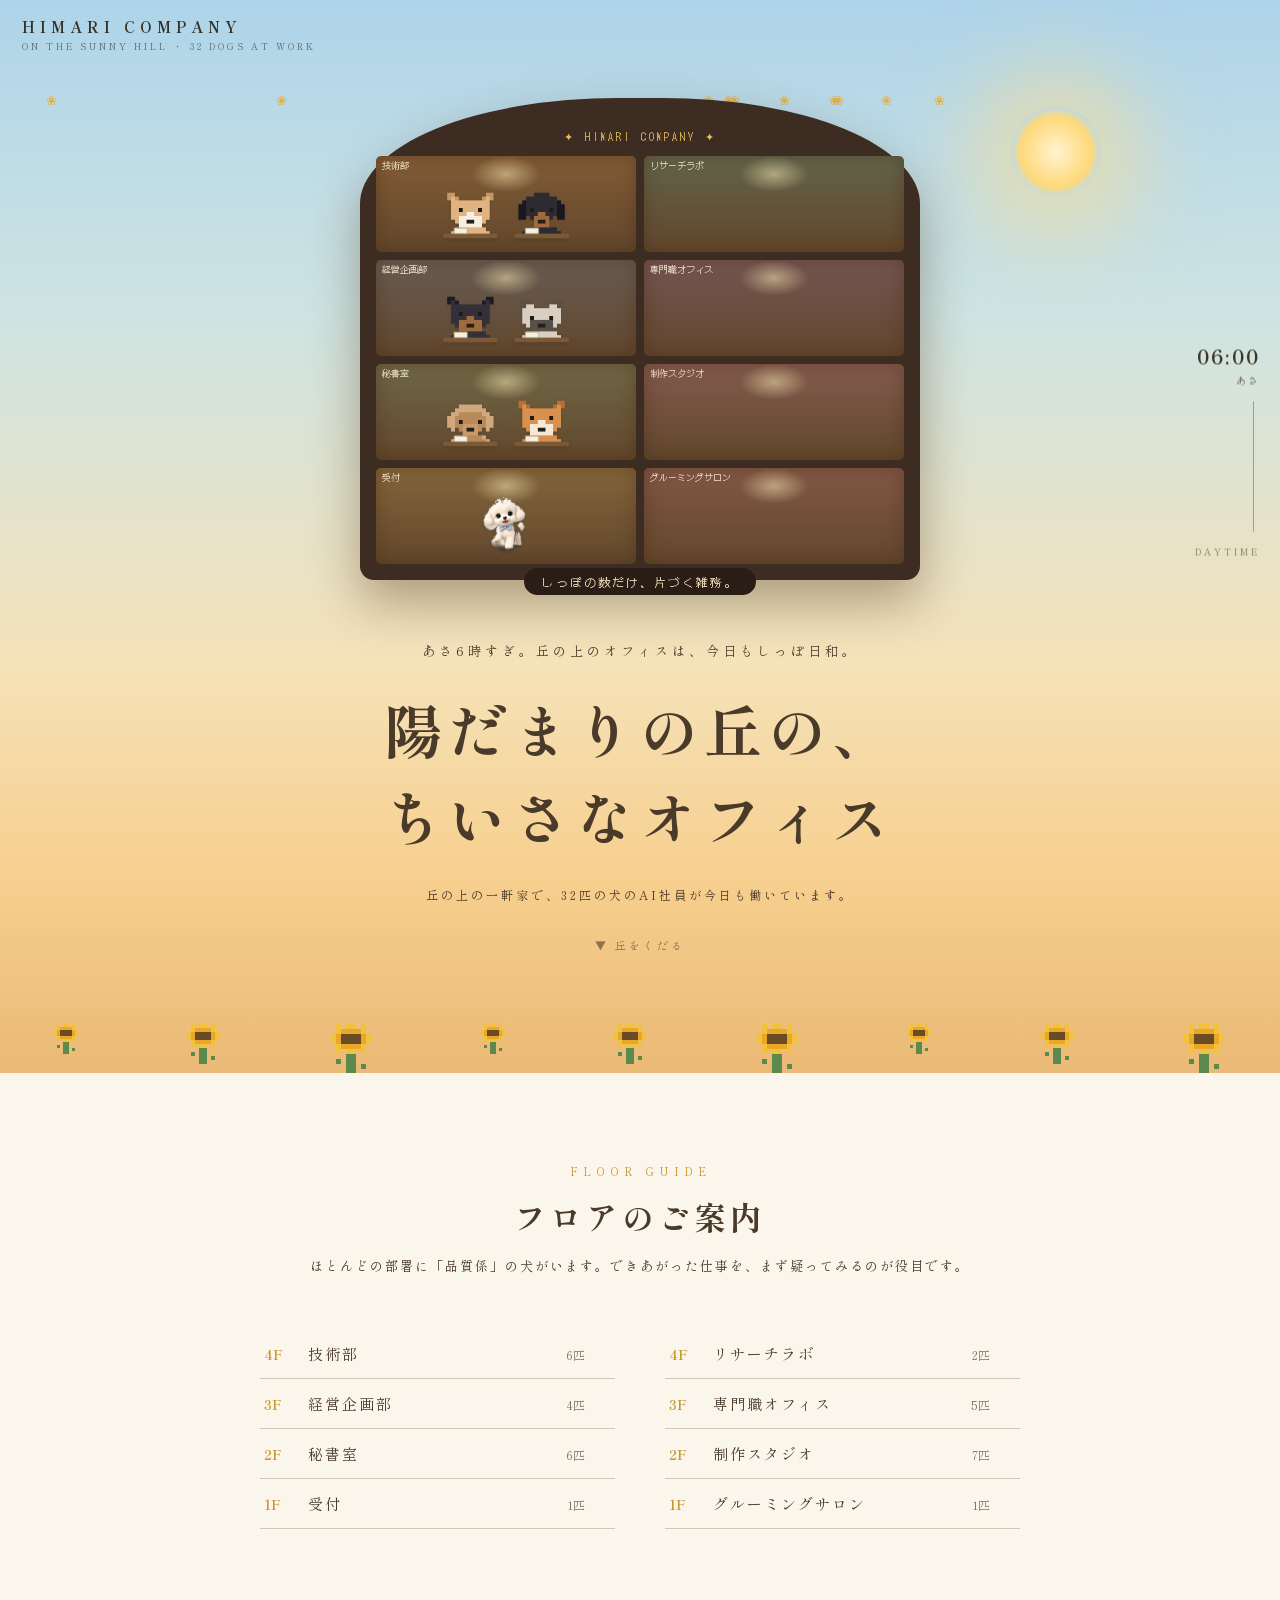
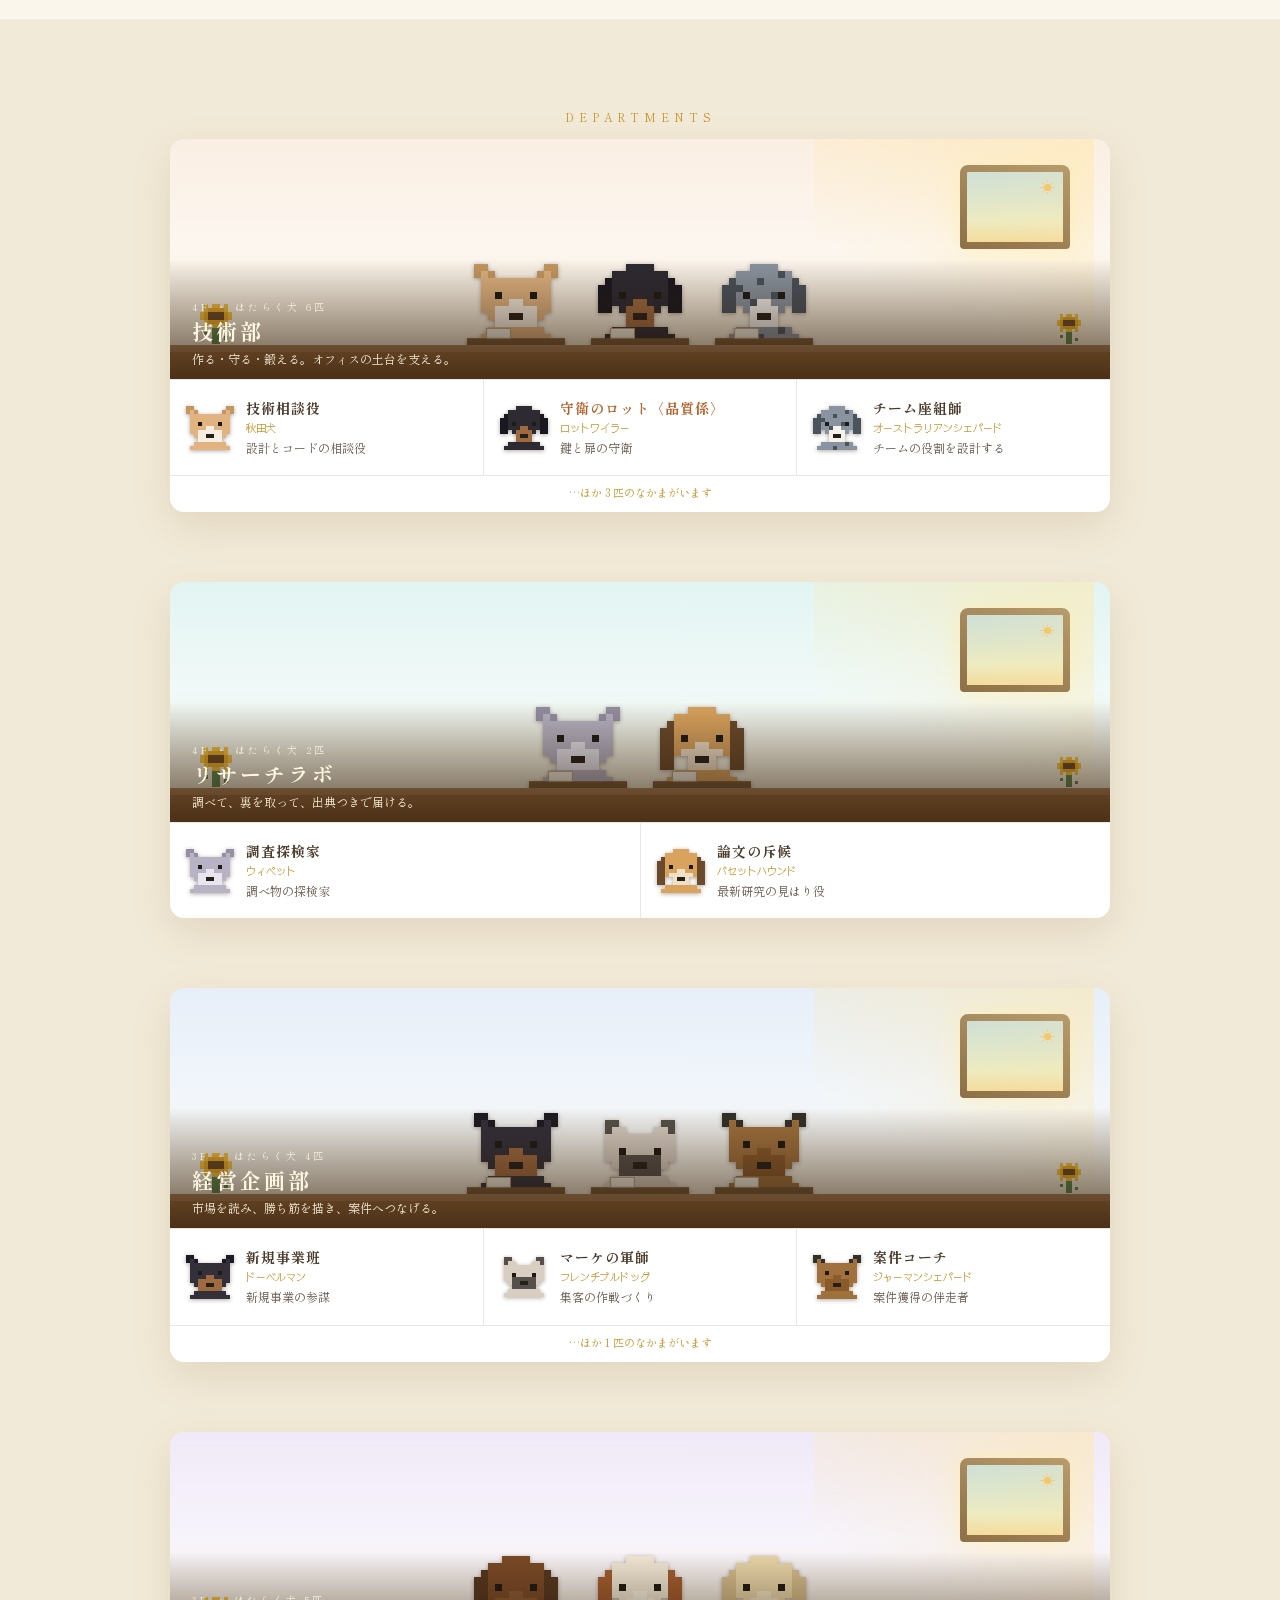
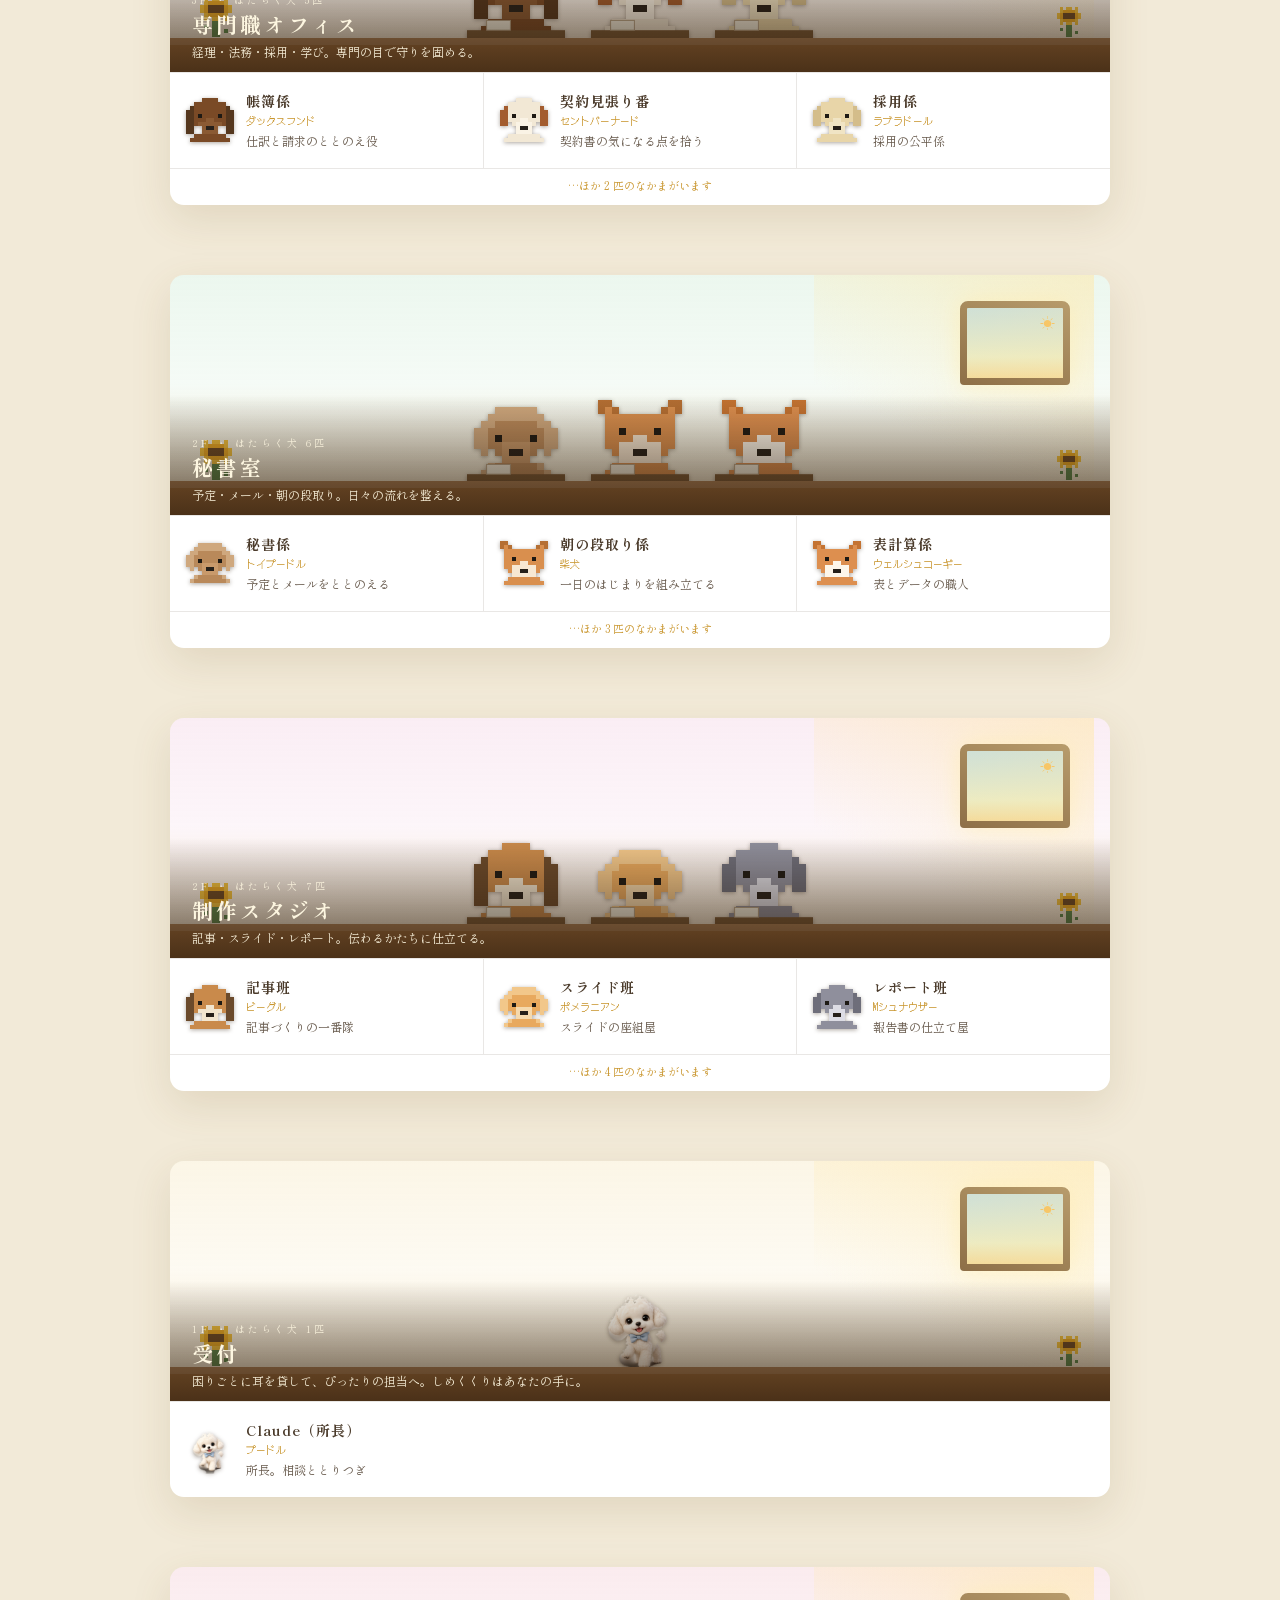
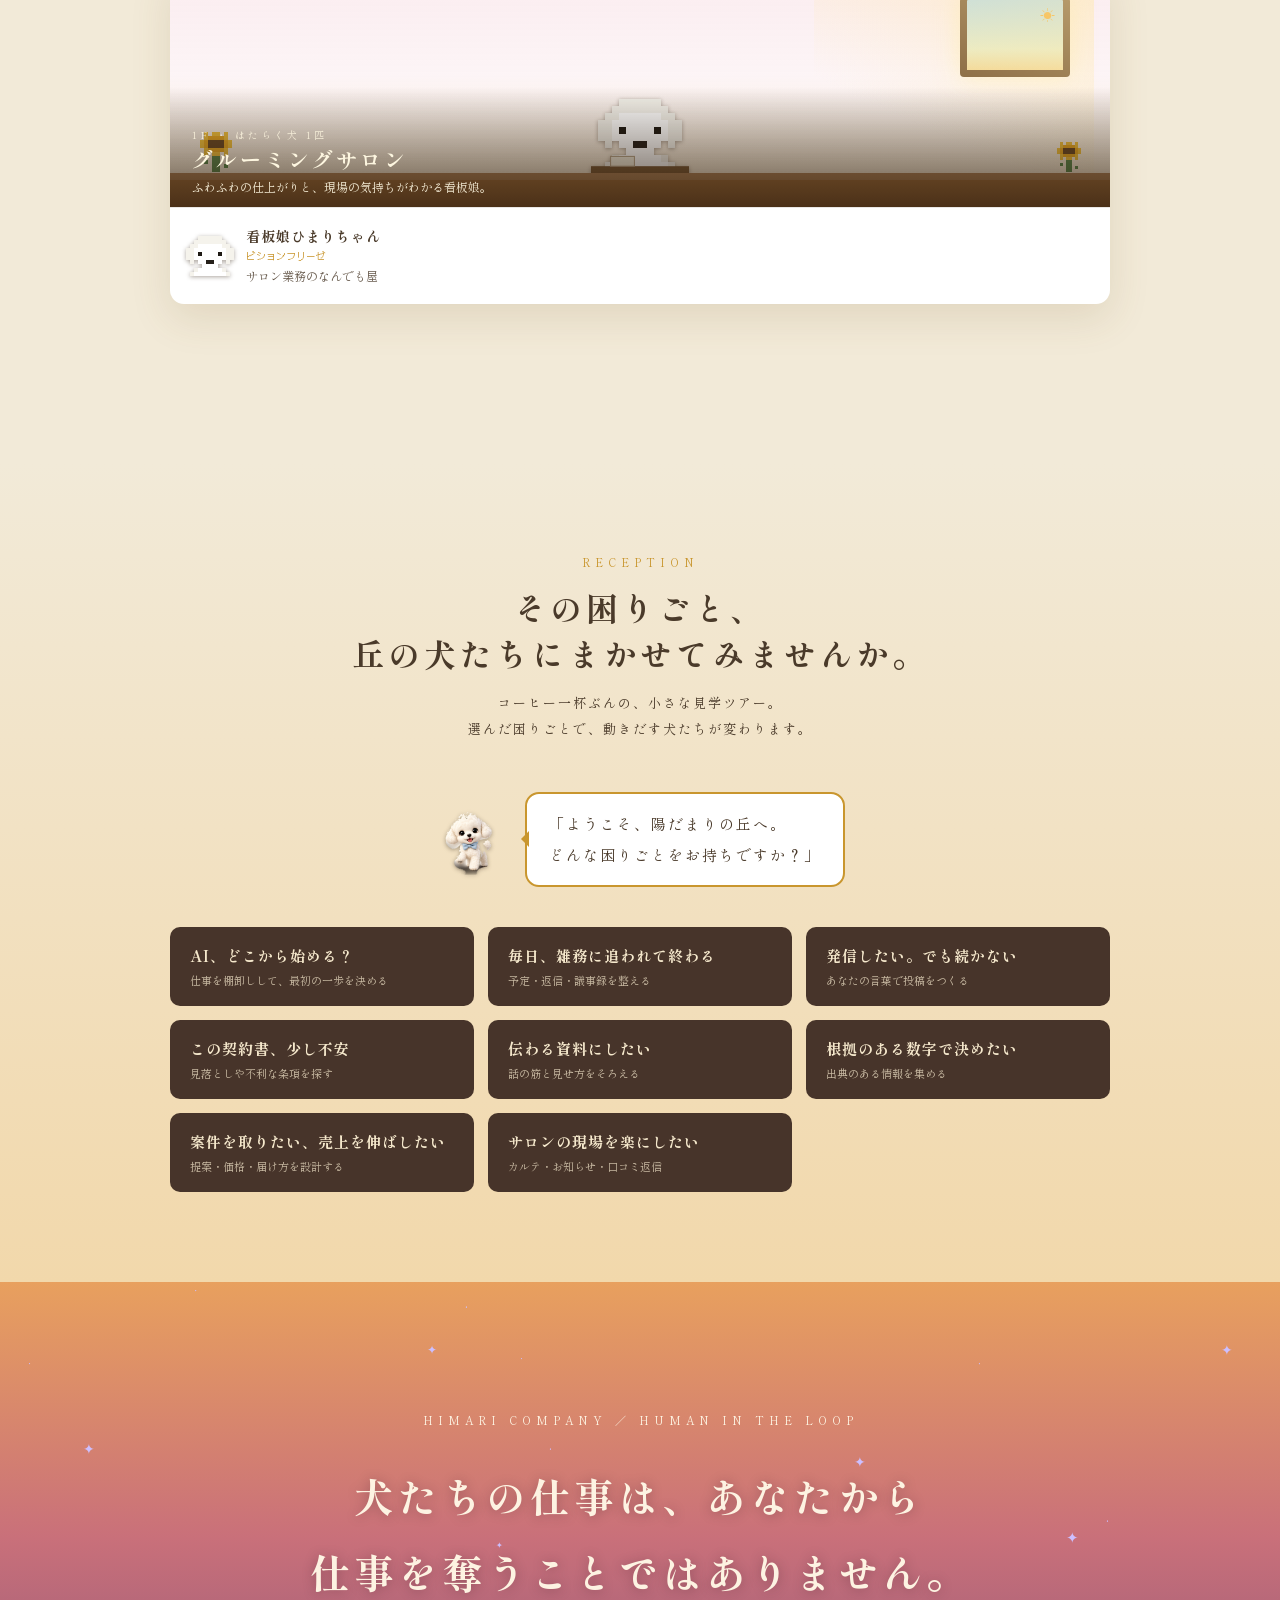
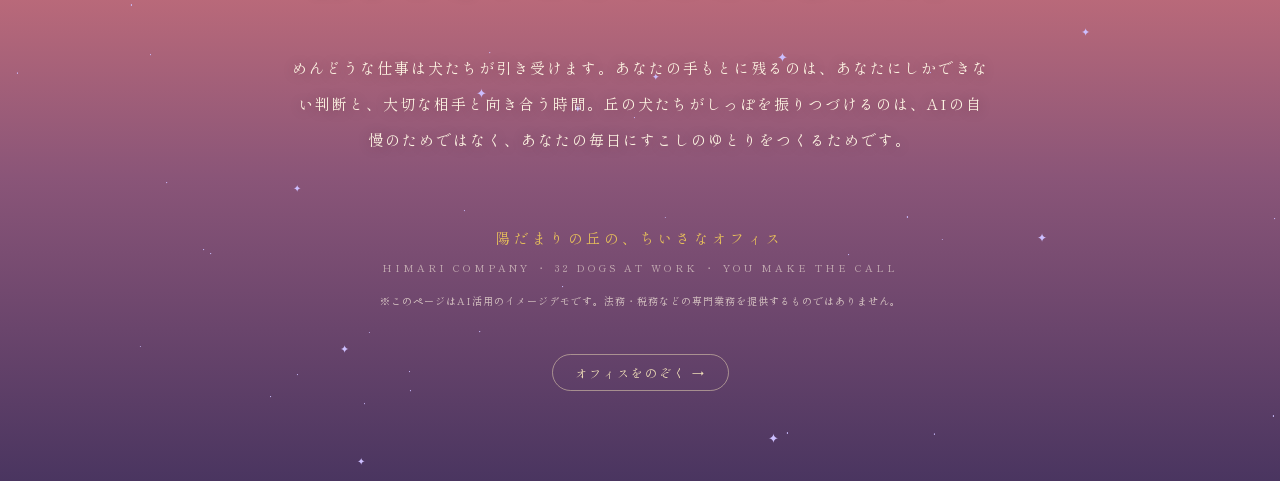
<file: virtual-office/story.html>
<!DOCTYPE html>
<html lang="ja">
<head>
<meta charset="UTF-8">
<meta name="viewport" content="width=device-width, initial-scale=1.0">
<title>陽だまりの丘の、ちいさなオフィス — HIMARI COMPANY</title>
<link href="https://fonts.googleapis.com/css2?family=Shippori+Mincho:wght@500;700&family=DotGothic16&display=swap" rel="stylesheet">
<style>
  :root {
    --ink: #4a3a2a;
    --paper: #faf6ec;
    --paper2: #f2ead8;
    --gold: #c9962e;
    --terra: #b5642e;
    --night: #241a30;
    --nightink: #f0dfb8;
    --tilt: 28deg;
  }
  * { box-sizing: border-box; margin: 0; padding: 0; }
  html { scroll-behavior: smooth; }
  body {
    font-family: 'Shippori Mincho', serif;
    color: var(--ink);
    background: var(--paper);
    overflow-x: hidden;
  }
  .pixel { font-family: 'DotGothic16', monospace; }
  .billboard { transform-style: preserve-3d; transform-origin: bottom center; transform: rotateX(calc(-1 * var(--tilt))); }
  .dogsvg { filter: drop-shadow(0 1px 2px rgba(74,58,42,.45)); }

  /* ============ 固定ヘッダー・時刻メーター ============ */
  .brandbar {
    position: fixed; top: 0; left: 0; z-index: 50; padding: 16px 22px;
    mix-blend-mode: multiply;
  }
  .brandbar .b1 { font-size: 15px; letter-spacing: 5px; font-weight: 700; }
  .brandbar .b2 { font-size: 9px; letter-spacing: 3px; opacity: .65; margin-top: 3px; }
  .timemeter {
    position: fixed; right: 20px; top: 50%; transform: translateY(-50%);
    z-index: 50; text-align: right; mix-blend-mode: multiply;
  }
  .timemeter .tm-time { font-size: 20px; font-weight: 700; letter-spacing: 2px; }
  .timemeter .tm-label { font-size: 10px; letter-spacing: 2px; opacity: .7; margin-top: 2px; }
  .timemeter .tm-line { width: 1px; height: 130px; background: currentColor; opacity: .4; margin: 14px 6px 14px auto; }
  .timemeter .tm-foot { font-size: 9px; letter-spacing: 3px; opacity: .6; }
  @media (max-width: 760px) { .timemeter { display: none; } }

  /* ============ ヒーロー（陽だまりの空） ============ */
  .hero {
    min-height: 100vh; position: relative; overflow: hidden;
    background: linear-gradient(180deg, #aed4ea 0%, #cfe4e2 30%, #f5e2b8 62%, #f7cf8e 82%, #eab975 100%);
    display: flex; flex-direction: column; align-items: center;
    padding: 90px 16px 0;
  }
  .sun {
    position: absolute; top: 10%; right: 14%; width: 90px; height: 90px; border-radius: 50%;
    background: radial-gradient(circle, #fff3d0 0%, #ffd97a 55%, rgba(255,217,122,0) 72%);
    box-shadow: 0 0 80px 40px rgba(255,220,140,.55);
    animation: sunpulse 6s ease-in-out infinite;
  }
  @keyframes sunpulse { 0%,100% { transform: scale(1); } 50% { transform: scale(1.06); } }
  .cloud {
    position: absolute; background: rgba(255,255,255,.85); border-radius: 40px;
    animation: drift linear infinite;
  }
  .cloud::before, .cloud::after {
    content: ""; position: absolute; background: inherit; border-radius: 50%;
  }
  .cloud::before { width: 45%; height: 160%; left: 18%; top: -70%; }
  .cloud::after { width: 35%; height: 120%; right: 16%; top: -45%; }
  @keyframes drift { from { transform: translateX(-160px); } to { transform: translateX(calc(100vw + 160px)); } }
  .petal {
    position: absolute; font-size: 13px; color: #e8a825; opacity: .8;
    animation: fall linear infinite;
  }
  @keyframes fall {
    from { transform: translateY(-40px) rotate(0deg); }
    to { transform: translateY(105vh) rotate(360deg); }
  }

  /* --- 断面図の建物 --- */
  .buildingwrap { position: relative; z-index: 2; margin-top: 8px; }
  .building {
    width: min(560px, 92vw);
    background: #3d2c22;
    border-radius: 46% 46% 14px 14px / 22% 22% 14px 14px;
    padding: 30px 16px 16px;
    box-shadow: 0 22px 50px rgba(80,50,20,.4);
  }
  .building .roof {
    text-align: center; color: #e8c15a; font-size: 11px; letter-spacing: 3px;
    margin-bottom: 12px; font-family: 'DotGothic16', monospace;
  }
  .floors { display: flex; flex-direction: column; gap: 8px; }
  .brow { display: flex; gap: 8px; }
  .broom {
    flex: 1; position: relative; min-height: 96px; border-radius: 5px;
    padding: 6px 4px 0; overflow: hidden;
    box-shadow: inset 0 0 18px rgba(60,30,10,.35);
    perspective: 260px;
  }
  .broomfloor {
    position: absolute; left: 0; right: 0; bottom: 0; padding-bottom: 6px;
    display: flex; align-items: flex-end; justify-content: center; gap: 2px;
    transform-style: preserve-3d; transform-origin: bottom center; transform: rotateX(var(--tilt));
  }
  .broom .rname {
    position: absolute; top: 3px; left: 6px; font-size: 9px;
    font-family: 'DotGothic16', monospace; opacity: .9; z-index: 2;
  }
  .broom .lampglow {
    position: absolute; top: 0; left: 50%; transform: translateX(-50%);
    width: 70px; height: 36px; border-radius: 50%;
    background: radial-gradient(ellipse, rgba(255,240,185,.5), transparent 70%);
    animation: lampf 4.5s ease-in-out infinite;
  }
  @keyframes lampf { 0%,100% { opacity: .9; } 50% { opacity: .55; } }
  .broom svg { transform: scale(.78); transform-origin: bottom center; }
  .caption-chip {
    position: relative; z-index: 2; margin-top: -12px;
    background: #2a1d16; color: #f0dfb8; font-size: 12px; letter-spacing: 2px;
    padding: 5px 18px; border-radius: 20px;
    font-family: 'DotGothic16', monospace;
  }

  /* --- ひまわり --- */
  .flowers { position: absolute; bottom: -6px; left: 0; width: 100%; display: flex; justify-content: space-around; z-index: 1; }
  .flowers svg { animation: sway 4s ease-in-out infinite; transform-origin: bottom center; }
  .flowers svg:nth-child(2n) { animation-delay: 1.3s; }
  .flowers svg:nth-child(3n) { animation-delay: 2.1s; }
  @keyframes sway { 0%,100% { transform: rotate(-3deg); } 50% { transform: rotate(3deg); } }

  .hero-copy { position: relative; z-index: 2; text-align: center; padding: 46px 10px 120px; }
  .hero-copy .lead { font-size: 13px; letter-spacing: 4px; margin-bottom: 26px; opacity: .8; }
  .hero-copy h1 { font-size: clamp(34px, 7vw, 58px); font-weight: 700; letter-spacing: 6px; line-height: 1.5; }
  .hero-copy .sub { margin-top: 26px; font-size: 12px; letter-spacing: 3px; opacity: .7; }
  .scrollhint { margin-top: 34px; font-size: 11px; letter-spacing: 3px; opacity: .6; animation: hintbob 2s ease-in-out infinite; }
  @keyframes hintbob { 0%,100% { transform: translateY(0); } 50% { transform: translateY(6px); } }

  /* ============ 紙のセクション ============ */
  .papersec { background: var(--paper); padding: 90px 18px; }
  .papersec.alt { background: var(--paper2); }
  .inner { max-width: 940px; margin: 0 auto; }
  .seckicker { text-align: center; font-size: 11px; letter-spacing: 5px; color: var(--gold); margin-bottom: 14px; }
  .sechead { text-align: center; font-size: clamp(22px, 4vw, 32px); font-weight: 700; letter-spacing: 4px; margin-bottom: 14px; }
  .secnote { text-align: center; font-size: 13px; letter-spacing: 2px; opacity: .8; margin-bottom: 50px; line-height: 2; }

  /* --- フロア一覧 --- */
  .dirgrid { display: grid; grid-template-columns: 1fr 1fr; gap: 0 50px; max-width: 760px; margin: 0 auto; }
  @media (max-width: 640px) { .dirgrid { grid-template-columns: 1fr; } }
  .dirrow {
    display: flex; align-items: baseline; gap: 14px;
    border-bottom: 1px solid rgba(74,58,42,.25); padding: 14px 4px;
    cursor: pointer; transition: background .25s, padding-left .25s;
  }
  .dirrow:hover { background: rgba(201,150,46,.09); padding-left: 12px; }
  .dirrow:hover .dn { color: var(--gold); }
  .dirrow::after { content: "→"; font-size: 12px; opacity: 0; transition: opacity .25s; color: var(--gold); }
  .dirrow:hover::after { opacity: 1; }
  .dirrow .df { font-size: 13px; font-weight: 700; color: var(--gold); min-width: 30px; }
  .dirrow .dn { font-size: 15px; letter-spacing: 2px; }
  .dirrow .dc { margin-left: auto; font-size: 12px; opacity: .7; }

  /* --- 部署カード --- */
  .dept { max-width: 940px; margin: 0 auto 70px; background: #fff; border-radius: 14px; overflow: hidden; box-shadow: 0 14px 40px rgba(120,90,40,.14); }
  .scene { position: relative; height: 240px; overflow: hidden; perspective: 560px; }
  .scene .scenefloor { position: absolute; bottom: 0; left: 0; width: 100%; height: 34px; background: #a5713d; }
  .scene .scenefloor::after { content: ""; position: absolute; top: 0; width: 100%; height: 7px; background: rgba(255,255,255,.15); }
  .scene .win {
    position: absolute; top: 26px; right: 40px; width: 110px; height: 84px;
    background: linear-gradient(180deg, #b8dcec 0%, #e8ecc8 70%, #f2d898 100%);
    border: 7px solid #7a5a36; border-radius: 8px 8px 4px 4px;
    box-shadow: 0 0 24px rgba(255,240,180,.7);
  }
  .scene .win::after { content: "☀"; position: absolute; top: 4px; right: 8px; color: #f2b13d; font-size: 15px; }
  .scene .sunbeam {
    position: absolute; top: 0; right: 16px; width: 280px; height: 100%;
    background: linear-gradient(205deg, rgba(255,232,170,.55) 0%, rgba(255,232,170,.16) 45%, transparent 65%);
    animation: lampf 4.5s ease-in-out infinite;
  }
  .scene .dogsrow {
    position: absolute; bottom: 22px; left: 0; width: 100%; display: flex; justify-content: center; gap: 26px; align-items: flex-end;
    transform-style: preserve-3d; transform-origin: bottom center; transform: rotateX(var(--tilt));
  }
  .scene .sceneprop { position: absolute; bottom: 30px; left: 26px; }
  .scene .sceneplant { position: absolute; bottom: 30px; right: 26px; }
  .scene img.sceneimg { position: absolute; inset: 0; width: 100%; height: 100%; object-fit: cover; }
  .scene .scenecap {
    position: absolute; left: 0; bottom: 0; width: 100%; padding: 40px 22px 12px;
    background: linear-gradient(transparent, rgba(40,24,10,.72));
    color: #fdf6e0; z-index: 3;
  }
  .scene .scenecap .sf { font-size: 10px; letter-spacing: 3px; opacity: .85; }
  .scene .scenecap .sn { font-size: 21px; font-weight: 700; letter-spacing: 3px; margin-top: 2px; }
  .scene .scenecap .st { font-size: 12px; margin-top: 4px; opacity: .95; }
  .members { display: flex; border-top: 1px solid rgba(74,58,42,.12); }
  @media (max-width: 640px) { .members { flex-direction: column; } }
  .member { flex: 1; padding: 18px 16px; display: flex; align-items: center; gap: 12px; border-right: 1px solid rgba(74,58,42,.12); }
  .member:last-child { border-right: none; }
  .member svg { flex: 0 0 auto; }
  .member .mn { font-size: 14px; font-weight: 700; letter-spacing: 1px; }
  .member .mb { font-size: 10px; color: var(--gold); margin-top: 2px; font-family: 'DotGothic16', monospace; }
  .member .mr { font-size: 12px; opacity: .85; margin-top: 3px; line-height: 1.6; }
  .member.advocate .mn { color: var(--terra); }

  /* ============ 受付窓口（困りごとセクション） ============ */
  .worrysec { background: linear-gradient(180deg, var(--paper2) 0%, #f2d8ab 100%); padding: 90px 18px; }
  .reception { display: flex; align-items: center; justify-content: center; gap: 18px; margin-bottom: 40px; flex-wrap: wrap; }
  .reception .bubble {
    position: relative; background: #fff; border: 2px solid var(--gold); border-radius: 14px;
    padding: 14px 22px; font-size: 15px; line-height: 2.1; letter-spacing: 2px; max-width: 440px;
  }
  .reception .bubble::before {
    content: ""; position: absolute; left: -14px; top: 50%; transform: translateY(-50%);
    border: 8px solid transparent; border-right-color: var(--gold);
  }
  .worrycards { display: grid; grid-template-columns: repeat(3, 1fr); gap: 14px; max-width: 940px; margin: 0 auto; }
  @media (max-width: 760px) { .worrycards { grid-template-columns: 1fr; } }
  .worrycard {
    background: #47342a; color: #f5e8cc; border-radius: 10px; padding: 16px 18px;
    cursor: pointer; border: 2px solid transparent; transition: transform .2s, border-color .2s, background .2s;
  }
  .worrycard:hover { transform: translateY(-3px); }
  .worrycard.sel { border-color: var(--gold); background: #5c4432; }
  .worrycard .wt { font-size: 15px; font-weight: 700; letter-spacing: 1px; }
  .worrycard .ws { font-size: 11px; opacity: .75; margin-top: 6px; }
  /* --- おしごと劇場（クリックで進む紙芝居） --- */
  .flowpanel {
    max-width: 940px; margin: 28px auto 0; border-radius: 16px;
    box-shadow: 0 18px 50px rgba(90,60,20,.3); display: none; overflow: hidden;
  }
  .flowpanel.show { display: block; animation: panelin .5s ease; }
  @keyframes panelin { from { opacity: 0; transform: translateY(18px); } to { opacity: 1; transform: none; } }
  .theater { position: relative; min-height: 440px; padding: 18px 20px 24px; perspective: 560px; }
  .th-head { display: flex; justify-content: space-between; align-items: flex-start; color: #fdf3e2; gap: 10px; flex-wrap: wrap; }
  .th-phase { font-size: 10px; letter-spacing: 3px; opacity: .9; }
  .th-room { font-size: 17px; font-weight: 700; letter-spacing: 2px; margin-top: 4px; }
  .th-prog { display: flex; gap: 5px; margin-top: 6px; }
  .th-prog span { width: 26px; height: 3px; background: rgba(255,255,255,.28); border-radius: 2px; }
  .th-prog span.on { background: #ffd88a; }
  .th-dogs {
    display: flex; justify-content: center; gap: 22px; align-items: flex-end; margin: 20px 0 14px; min-height: 96px;
    transform-style: preserve-3d; transform-origin: bottom center; transform: rotateX(var(--tilt));
  }
  .th-dogs svg { filter: drop-shadow(0 4px 6px rgba(0,0,0,.35)); }
  .th-card {
    background: rgba(28,19,11,.85); border: 1px solid rgba(255,216,138,.35); border-radius: 12px;
    color: #fdf3e2; padding: 16px 20px; max-width: 600px; margin: 0 auto;
  }
  .th-sp { display: flex; align-items: center; gap: 10px; flex-wrap: wrap; }
  .th-name { font-size: 15px; font-weight: 700; letter-spacing: 1px; }
  .th-tag { font-size: 10px; opacity: .75; }
  .th-badge { margin-left: auto; font-size: 9px; letter-spacing: 2px; border: 1px solid #e8a05e; color: #ffc890; border-radius: 12px; padding: 2px 9px; white-space: nowrap; }
  .th-line { font-size: 16px; line-height: 2.1; letter-spacing: 1px; margin-top: 10px; }
  .th-body { font-size: 12px; line-height: 2; letter-spacing: 1px; margin-top: 8px; opacity: .85; }
  .th-foot { display: flex; align-items: center; margin-top: 14px; }
  .th-step { font-size: 11px; opacity: .75; letter-spacing: 2px; }
  .th-next {
    margin-left: auto; font-family: inherit; cursor: pointer;
    background: #ffe2ae; color: #4a3010; border: none; border-radius: 22px;
    padding: 9px 24px; font-size: 13px; letter-spacing: 2px; font-weight: 700;
  }
  .th-next:active { transform: translateY(2px); }
  .stampbtn {
    display: block; margin: 18px auto 4px; width: 112px; height: 112px; border-radius: 50%;
    background: #c9654a; color: #fff8ec; border: 4px solid #a34a34;
    font-family: inherit; font-size: 14px; letter-spacing: 3px; line-height: 1.8;
    cursor: pointer; box-shadow: 0 6px 0 #8a3c2a;
  }
  .stampbtn:active { transform: translateY(5px); box-shadow: 0 1px 0 #8a3c2a; }
  .th-complete { text-align: center; color: #fdf3e2; padding: 8px 0; }
  .stampmark {
    display: inline-block; border: 3px solid #ff9270; color: #ff9270;
    font-size: 22px; font-weight: 700; letter-spacing: 6px; padding: 8px 16px 8px 22px;
    transform: rotate(-12deg); border-radius: 6px; margin-bottom: 18px;
    animation: stampin .35s cubic-bezier(.2, 2.2, .6, 1);
  }
  @keyframes stampin { from { transform: rotate(-12deg) scale(2.2); opacity: 0; } to { transform: rotate(-12deg) scale(1); opacity: 1; } }
  .th-ctitle { display: inline-block; font-size: 12px; letter-spacing: 2px; border: 1px solid rgba(255,216,138,.5); border-radius: 20px; padding: 5px 16px; margin-bottom: 16px; }
  .th-cline { font-size: clamp(18px, 3vw, 26px); font-weight: 700; letter-spacing: 3px; line-height: 1.9; }
  .th-csub { font-size: 12px; letter-spacing: 1px; opacity: .8; margin-top: 14px; line-height: 2; }
  .th-cbtns { margin-top: 24px; display: flex; gap: 12px; justify-content: center; flex-wrap: wrap; }
  .th-cbtns button, .th-cbtns a {
    font-family: inherit; font-size: 12px; letter-spacing: 2px; cursor: pointer;
    background: transparent; color: #fdf3e2; border: 1px solid rgba(253,243,226,.55);
    border-radius: 22px; padding: 9px 22px; text-decoration: none;
  }
  .th-cbtns button:hover, .th-cbtns a:hover { background: rgba(253,243,226,.12); }

  /* ============ 夕暮れの締めセクション ============ */
  .nightsec {
    position: relative; overflow: hidden;
    background: linear-gradient(180deg, #e8a05e 0%, #c9707a 32%, #8a5578 62%, #4a3560 100%);
    color: #fdf3e2; text-align: center; padding: 130px 18px 90px;
  }
  .nightsec h2, .nightsec .body { text-shadow: 0 1px 12px rgba(60,30,40,.35); }
  .nightsec .stars span { position: absolute; color: #cdbfff; animation: twinkle 3s infinite; }
  @keyframes twinkle { 0%,100% { opacity: .1; } 50% { opacity: .9; } }
  .nightsec .kicker { font-size: 11px; letter-spacing: 5px; opacity: .7; margin-bottom: 30px; }
  .nightsec h2 { font-size: clamp(24px, 4.6vw, 40px); font-weight: 700; letter-spacing: 4px; line-height: 1.9; }
  .nightsec .body { max-width: 700px; margin: 40px auto 0; font-size: 15px; line-height: 2.4; letter-spacing: 2px; }
  .nightsec .fin { margin-top: 70px; font-size: 14px; letter-spacing: 4px; color: #e8c15a; }
  .nightsec .fin2 { margin-top: 12px; font-size: 10px; letter-spacing: 3px; opacity: .6; }
  .nightsec .links { margin-top: 46px; display: flex; gap: 14px; justify-content: center; flex-wrap: wrap; }
  .nightsec .links a {
    color: var(--nightink); text-decoration: none; font-size: 12px; letter-spacing: 2px;
    border: 1px solid rgba(240,223,184,.5); border-radius: 24px; padding: 9px 22px;
    transition: background .3s;
  }
  .nightsec .links a:hover { background: rgba(240,223,184,.14); }

  .fadein { opacity: 0; transform: translateY(26px); transition: opacity .9s ease, transform .9s ease; }
  .fadein.visible { opacity: 1; transform: translateY(0); }

  /* --- アクセシビリティ --- */
  .dirrow:focus-visible, .worrycard:focus-visible { outline: 3px solid var(--gold); outline-offset: 2px; }
  .membermore { text-align: center; font-size: 11px; color: var(--gold); padding: 8px 0 12px; border-top: 1px solid rgba(74,58,42,.12); }
  .nightsec .fin3 { margin-top: 18px; font-size: 10px; letter-spacing: 1px; opacity: .7; }
  @media (prefers-reduced-motion: reduce) {
    *, *::before, *::after { animation: none !important; transition: none !important; }
  }
</style>
</head>
<body>

<div class="brandbar">
  <div class="b1" id="brandName"></div>
  <div class="b2" id="brandSub"></div>
</div>
<div class="timemeter">
  <div class="tm-time" id="tmTime">06:00</div>
  <div class="tm-label" id="tmLabel">あさ</div>
  <div class="tm-line"></div>
  <div class="tm-foot">DAYTIME</div>
</div>

<div id="page"></div>

<script>
// ================================================================
//  ★ 物語の設定（ここを書き換えれば、別の業種・別の会社にも使えます）
// ================================================================
const STORY = {
  brand: "HIMARI COMPANY",
  brandSub: "ON THE SUNNY HILL ・ 32 DOGS AT WORK",
  heroLead: "あさ6時すぎ。丘の上のオフィスは、今日もしっぽ日和。",
  heroTitle: ["陽だまりの丘の、", "ちいさなオフィス"],
  heroSub: "丘の上の一軒家で、32匹の犬のAI社員が今日も働いています。",
  captionChip: "しっぽの数だけ、片づく雑務。",
  dirKicker: "FLOOR GUIDE",
  dirHead: "フロアのご案内",
  dirNote: "ほとんどの部署に「品質係」の犬がいます。できあがった仕事を、まず疑ってみるのが役目です。",
  deptKicker: "DEPARTMENTS",
  closing: {
    kicker: "HIMARI COMPANY ／ HUMAN IN THE LOOP",
    title: ["犬たちの仕事は、あなたから", "仕事を奪うことではありません。"],
    body: "めんどうな仕事は犬たちが引き受けます。あなたの手もとに残るのは、あなたにしかできない判断と、大切な相手と向き合う時間。丘の犬たちがしっぽを振りつづけるのは、AIの自慢のためではなく、あなたの毎日にすこしのゆとりをつくるためです。",
    fin: "陽だまりの丘の、ちいさなオフィス",
    fin2: "HIMARI COMPANY ・ 32 DOGS AT WORK ・ YOU MAKE THE CALL",
  },
  links: [
    { label: "オフィスをのぞく →", href: "office.html" },
  ],
};

// ================================================================
//  ★ 画像差し替え（後でAI生成画像にできる。書き方は 画像差し替えガイド.md 参照）
//  画像ファイルを images/ に置いて、ここに1行足すだけ。消せばドット絵に戻る。
// ================================================================
// 部屋の情景（部署カードの背景）＋ヒーローの建物
// 例： "hero": "images/hero.png",  "秘書室": "images/scene/秘書室.png",
const SCENE_IMAGES = {
};
// キャラクター（ドット絵の犬の代わりに表示。透過PNG推奨）
// 例： "morning": "images/char/morning.png",
const CHAR_IMAGES = {
  "claude": "images/char/claude.png",
};
// おしごと劇場の背景（部署名がキー）
// 例： "秘書室": "images/theater/秘書室.png",
const THEATER_IMAGES = {
};

// フロア構成（部署・階・メンバー・ひとこと役割）
const FLOORS = [
  { f: "4F", rooms: ["技術部", "リサーチラボ"] },
  { f: "3F", rooms: ["経営企画部", "専門職オフィス"] },
  { f: "2F", rooms: ["秘書室", "制作スタジオ"] },
  { f: "1F", rooms: ["受付", "グルーミングサロン"] },
];

const ROOMS = [
  { name: "受付", color: "#e8c15a", tagline: "困りごとに耳を貸して、ぴったりの担当へ。しめくくりはあなたの手に。", members: [
    { id: "claude", label: "Claude（所長）", role: "所長。相談ととりつぎ" },
  ]},
  { name: "秘書室", color: "#7ec98f", tagline: "予定・メール・朝の段取り。日々の流れを整える。", members: [
    { id: "secretary", label: "秘書係", role: "予定とメールをととのえる" },
    { id: "morning", label: "朝の段取り係", role: "一日のはじまりを組み立てる" },
    { id: "spreadsheet-operator", label: "表計算係", role: "表とデータの職人" },
    { id: "meeting-supporter", label: "議事録係", role: "会議を議事録に変える" },
    { id: "meeting-summarizer", label: "要約係", role: "長い話を要点にする" },
    { id: "goal-tracker", label: "目標係", role: "目標と振り返りの番人" },
  ]},
  { name: "制作スタジオ", color: "#e089b8", tagline: "記事・スライド・レポート。伝わるかたちに仕立てる。", members: [
    { id: "writing-crew-starter", label: "記事班", role: "記事づくりの一番隊" },
    { id: "slide-maker", label: "スライド班", role: "スライドの座組屋" },
    { id: "report-writer", label: "レポート班", role: "報告書の仕立て屋" },
    { id: "content-creator", label: "発信企画係", role: "発信ネタの企画屋" },
    { id: "design-consultant", label: "デザイン相談役", role: "見た目の相談役" },
    { id: "image-prompt-generator", label: "画像の呪文書き", role: "画像生成の下ごしらえ" },
    { id: "text-quality-checker", label: "疑り屋のダル", role: "誤字と事実をまず疑う", advocate: true },
  ]},
  { name: "経営企画部", color: "#5a8fd0", tagline: "市場を読み、勝ち筋を描き、案件へつなげる。", members: [
    { id: "bizdev-strategist", label: "新規事業班", role: "新規事業の参謀" },
    { id: "marketing-strategist", label: "マーケの軍師", role: "集客の作戦づくり" },
    { id: "anken-coach-elite", label: "案件コーチ", role: "案件獲得の伴走者" },
    { id: "anken-sales-product-designer", label: "営業設計士", role: "営業トークの設計士" },
  ]},
  { name: "専門職オフィス", color: "#9a6fd0", tagline: "経理・法務・採用・学び。専門の目で守りを固める。", members: [
    { id: "accounting-helper", label: "帳簿係", role: "仕訳と請求のととのえ役" },
    { id: "legal-advisor", label: "契約見張り番", role: "契約書の気になる点を拾う" },
    { id: "hiring-assistant", label: "採用係", role: "採用の公平係" },
    { id: "learning-advisor", label: "学びの案内人", role: "学習計画の相談役" },
    { id: "customer-support-advisor", label: "お客さま係", role: "お客様対応の改善係" },
  ]},
  { name: "リサーチラボ", color: "#3fb8a8", tagline: "調べて、裏を取って、出典つきで届ける。", members: [
    { id: "research-assistant", label: "調査探検家", role: "調べ物の探検家" },
    { id: "academic-scout", label: "論文の斥候", role: "最新研究の見はり役" },
  ]},
  { name: "技術部", color: "#e0913f", tagline: "作る・守る・鍛える。オフィスの土台を支える。", members: [
    { id: "engineer-assistant", label: "技術相談役", role: "設計とコードの相談役" },
    { id: "security-guard", label: "守衛のロット", role: "鍵と扉の守衛", advocate: true },
    { id: "agent-team-builder", label: "チーム座組師", role: "チームの役割を設計する" },
    { id: "create-vault", label: "資料庫大工", role: "資料の置き場所をつくる" },
    { id: "make-claudemd", label: "ルール編集係", role: "ルールブックの編集者" },
    { id: "elite-agent-upgrade-wizard", label: "更新の魔法使い", role: "みんなを新しく保つ" },
  ]},
  { name: "グルーミングサロン", color: "#e07a90", tagline: "ふわふわの仕上がりと、現場の気持ちがわかる看板娘。", members: [
    { id: "grooming-assistant", label: "看板娘ひまりちゃん", role: "サロン業務のなんでも屋" },
  ]},
];

// ================================================================
//  犬種ドット絵（office.html と同じ設定）
// ================================================================
const ARCHETYPES = {
  pointy: ["DD........DD","DCD......DCD",".CCCCCCCCCC.",".CCCCCCCCCC.",".CCECCCCECC.",".CCCCMMCCCC.",".CCMMMMMMCC.","..CMMNNMMC..","...MMMMMM...","..CCCCCCCC..",".CCCCCCCCCC."],
  floppy: ["....CCCC....","..CCCCCCCC..",".DCCCCCCCCD.","DDCCCCCCCCDD","DDCECCCCECDD","DDCCCMMCCCDD","DD.CMMMMC.DD","....MNNM....","....MMMM....","..CCCCCCCC..",".CCCCCCCCCC."],
  longear: ["....CCCC....","..CCCCCCCC..",".DCCCCCCCCD.","DDCCCCCCCCDD","DDCECCCCECDD","DDCCCMMCCCDD","DDCMMMMMMCDD","DD..MNNM..DD","DD..MMMM..DD","..CCCCCCCC..",".CCCCCCCCCC."],
  fluffy: ["...FFFFFF...","..FFFFFFFF..",".FFCCCCCCFF.","FFCCCCCCCCFF","FFCECCCCECFF","FFCCMMMMCCFF",".F.CMNNMC.F.","....MMMM....","..FCCCCCCF..",".FCCCCCCCCF."],
  flat: [".DD......DD.",".DCC....CCD.",".CCCCCCCCCC.",".CCCCCCCCCC.",".CCECCCCECC.",".CCDDDDDDCC.","..CDDNNDDC..","...DDDDDD...","..CCCCCCCC..",".CCCCCCCCCC."],
};
const BREEDS = {
  "claude":                     { b:"プードル",             a:"fluffy",  C:"#f7f3e8", D:"#e5ddc8", M:"#fffdf5", F:"#fffef8" },
  "secretary":                  { b:"トイプードル",         a:"fluffy",  C:"#b9895a", D:"#9c7048", M:"#c99a6b", F:"#cfa87e" },
  "meeting-supporter":          { b:"ボーダーコリー",       a:"floppy",  C:"#3a3a42", D:"#232329", M:"#f5f2ec" },
  "meeting-summarizer":         { b:"シェルティ",           a:"pointy",  C:"#b5763a", D:"#8a5426", M:"#f7efe2" },
  "morning":                    { b:"柴犬",                 a:"pointy",  C:"#d98f4e", D:"#b56f33", M:"#f7e8d3" },
  "goal-tracker":               { b:"ジャックラッセル",     a:"floppy",  C:"#f2ead8", D:"#b5763a", M:"#fdf8ee" },
  "spreadsheet-operator":       { b:"ウェルシュコーギー",   a:"pointy",  C:"#dd8f4f", D:"#c47332", M:"#fdf6ea" },
  "writing-crew-starter":       { b:"ビーグル",             a:"longear", C:"#c98a4b", D:"#6b4a2b", M:"#f2e6d0" },
  "slide-maker":                { b:"ポメラニアン",         a:"fluffy",  C:"#e8a95e", D:"#cc8f47", M:"#f5d9ad", F:"#f2c78a" },
  "report-writer":              { b:"Mシュナウザー",        a:"floppy",  C:"#8f8f9c", D:"#6e6e7a", M:"#dcdce4" },
  "content-creator":            { b:"チワワ",               a:"pointy",  C:"#e6c391", D:"#cba36f", M:"#f5e9d5" },
  "design-consultant":          { b:"アフガンハウンド",     a:"longear", C:"#d9c49a", D:"#b09468", M:"#e8d8b5" },
  "image-prompt-generator":     { b:"シベリアンハスキー",   a:"pointy",  C:"#9aa5b5", D:"#6e7a8c", M:"#f7f7fa" },
  "text-quality-checker":       { b:"ダルメシアン",         a:"floppy",  C:"#f5f2ec", D:"#2b2b2b", M:"#ffffff", spots:true },
  "bizdev-strategist":          { b:"ドーベルマン",         a:"pointy",  C:"#33303a", D:"#1c1a22", M:"#a06a3f" },
  "marketing-strategist":       { b:"フレンチブルドッグ",   a:"flat",    C:"#d8cfc2", D:"#57504a", M:"#e8e0d3" },
  "anken-coach-elite":          { b:"ジャーマンシェパード", a:"pointy",  C:"#a0713d", D:"#33302a", M:"#8a5a2b" },
  "anken-sales-product-designer":{ b:"ボストンテリア",      a:"flat",    C:"#3a3a46", D:"#22222c", M:"#f0f0f0" },
  "accounting-helper":          { b:"ダックスフンド",       a:"longear", C:"#7a4a26", D:"#55371e", M:"#8a5a33" },
  "legal-advisor":              { b:"セントバーナード",     a:"floppy",  C:"#f2e8d5", D:"#a35c2e", M:"#faf3e5" },
  "hiring-assistant":           { b:"ラブラドール",         a:"floppy",  C:"#e8d5a8", D:"#d4bd8a", M:"#f0e4c4" },
  "learning-advisor":           { b:"ゴールデンレトリバー", a:"floppy",  C:"#d9a852", D:"#c39440", M:"#e8c987" },
  "customer-support-advisor":   { b:"キャバリア",           a:"longear", C:"#f2ead8", D:"#b5642e", M:"#fdf8ee" },
  "research-assistant":         { b:"ウィペット",           a:"pointy",  C:"#b8b3c4", D:"#948fa3", M:"#e8e5ee" },
  "academic-scout":             { b:"バセットハウンド",     a:"longear", C:"#d9a35e", D:"#6b4a2b", M:"#f0e0c8" },
  "engineer-assistant":         { b:"秋田犬",               a:"pointy",  C:"#e0b380", D:"#c49760", M:"#f7ede0" },
  "security-guard":             { b:"ロットワイラー",       a:"floppy",  C:"#2d2a32", D:"#1a181f", M:"#a06a3f" },
  "agent-team-builder":         { b:"オーストラリアンシェパード", a:"floppy", C:"#8a94a0", D:"#4a525c", M:"#f5f2ec", spots:true },
  "create-vault":               { b:"パグ",                 a:"flat",    C:"#d8b98a", D:"#4a4038", M:"#e5cba0" },
  "make-claudemd":              { b:"マルチーズ",           a:"fluffy",  C:"#f5f2ea", D:"#e5e0d2", M:"#ffffff", F:"#fffef8" },
  "elite-agent-upgrade-wizard": { b:"シーズー",             a:"fluffy",  C:"#d8c4a8", D:"#b5a184", M:"#efe6d5", F:"#efe6d5" },
  "grooming-assistant":         { b:"ビションフリーゼ",     a:"fluffy",  C:"#ffffff", D:"#efece2", M:"#ffffff", F:"#f5f3ec" },
};

function hashCode(s) { let h = 0; for (let i = 0; i < s.length; i++) { h = (h * 31 + s.charCodeAt(i)) | 0; } return Math.abs(h); }
function dogRects(id, P, offX) {
  const br = BREEDS[id] || { a:"floppy", C:"#c98a4b", D:"#8a5a2b", M:"#f2e6d0" };
  const map = ARCHETYPES[br.a];
  const h = hashCode(id);
  const colorOf = (c, x, y) => {
    if (c === "M") return br.M || br.C;
    if (c === "F") return br.F || br.C;
    if (c === "D") return br.D || br.C;
    if (br.spots && ((x * 7 + y * 13 + h) % 8 === 0)) return br.D;
    return br.C;
  };
  let body = "";
  map.forEach((row, y) => {
    [...row].forEach((c, x) => {
      if (c === ".") return;
      const col = c === "E" ? "#1e1a14" : c === "N" ? "#26201a" : colorOf(c, x, y);
      body += `<rect x="${x*P+offX}" y="${y*P}" width="${P}" height="${P}" fill="${col}"/>`;
    });
  });
  return { body, rows: map.length };
}
function deskDogSVG(id, P) {
  P = P || 6;
  const W = 14 * P;
  const offX = P;
  const d = dogRects(id, P, offX);
  const deskY = d.rows * P - P * 0.4;
  return `<svg class="dogsvg" width="${W}" height="${deskY + 2*P}" xmlns="http://www.w3.org/2000/svg">
    ${d.body}
    <rect x="0" y="${deskY}" width="${W}" height="${1.2*P}" fill="#7a5a36"/>
    <rect x="0" y="${deskY+1.2*P}" width="${W}" height="${0.6*P}" fill="#5c4228"/>
    <rect x="${2.8*P}" y="${deskY-1.4*P}" width="${3.4*P}" height="${1.4*P}" fill="#f5f0e0" stroke="#b5a184" stroke-width="1"/>
  </svg>`;
}
function faceDogSVG(id, P) {
  P = P || 4;
  const d = dogRects(id, P, 0);
  return `<svg class="dogsvg" width="${12*P}" height="${d.rows*P}" xmlns="http://www.w3.org/2000/svg">${d.body}</svg>`;
}

// 画像があれば画像、なければドット絵（CHAR_IMAGES に1行足すだけで差し替わる）
function charFace(id, P) {
  if (CHAR_IMAGES[id]) return `<img src="${CHAR_IMAGES[id]}" alt="" style="width:${12*P}px;height:${12*P}px;object-fit:contain;filter:drop-shadow(0 1px 2px rgba(74,58,42,.45))">`;
  return faceDogSVG(id, P);
}
function charDesk(id, P) {
  if (CHAR_IMAGES[id]) return `<img src="${CHAR_IMAGES[id]}" alt="" style="width:${14*P}px;height:${13*P}px;object-fit:contain;filter:drop-shadow(0 1px 2px rgba(74,58,42,.45))">`;
  return deskDogSVG(id, P);
}
function sunflowerSVG(P) {
  P = P || 5;
  const map = ["..Y.YY.Y..","..YOOOOY..",".YOBBBBOY.",".YOBBBBOY.","..YOOOOY..","..Y.YY.Y..","....GG....","..G.GG....","....GG.G..","....GG...."];
  const pal = { Y:"#f2c13d", O:"#e8a825", B:"#6b4a26", G:"#5c8a4e" };
  let rects = "";
  map.forEach((row, y) => [...row].forEach((c, x) => {
    if (c === "." || !pal[c]) return;
    rects += `<rect x="${x*P}" y="${y*P}" width="${P}" height="${P}" fill="${pal[c]}"/>`;
  }));
  return `<svg width="${10*P}" height="${10*P}" xmlns="http://www.w3.org/2000/svg">${rects}</svg>`;
}

// ================================================================
//  ページ組み立て
// ================================================================
document.getElementById("brandName").textContent = STORY.brand;
document.getElementById("brandSub").textContent = STORY.brandSub;
const page = document.getElementById("page");
const roomByName = Object.fromEntries(ROOMS.map(r => [r.name, r]));

// --- ヒーロー ---
const hero = document.createElement("section");
hero.className = "hero";
let buildingHTML = "";
if (SCENE_IMAGES["hero"]) {
  buildingHTML = `<img src="${SCENE_IMAGES["hero"]}" style="width:min(560px,92vw);border-radius:40px 40px 14px 14px;box-shadow:0 22px 50px rgba(80,50,20,.4)">`;
} else {
  const floorsHTML = FLOORS.map(fl => `
    <div class="brow">${fl.rooms.map(nm => {
      const r = roomByName[nm];
      const dogs = r.members.slice(0, 2).map(m => `<div class="billboard">${charDesk(m.id, 5)}</div>`).join("");
      return `<div class="broom" style="background:linear-gradient(180deg, ${r.color}33, #5c422899), #6b4f33">
        <span class="rname" style="color:#fdf3d8">${nm}</span>
        <span class="lampglow"></span>
        <div class="broomfloor">${dogs}</div></div>`;
    }).join("")}</div>`).join("");
  buildingHTML = `<div class="building">
      <div class="roof">✦ ${STORY.brand} ✦</div>
      <div class="floors">${floorsHTML}</div>
    </div>`;
}
hero.innerHTML = `
  <div class="sun"></div>
  <div class="buildingwrap fadein">${buildingHTML}</div>
  <div class="caption-chip fadein">${STORY.captionChip}</div>
  <div class="hero-copy">
    <div class="lead fadein">${STORY.heroLead}</div>
    <h1 class="fadein">${STORY.heroTitle.join("<br>")}</h1>
    <div class="sub fadein">${STORY.heroSub}</div>
    <div class="scrollhint">▼ 丘をくだる</div>
  </div>
  <div class="flowers" id="flowers"></div>`;
page.appendChild(hero);

// 雲とひまわりと花びら
for (let i = 0; i < 3; i++) {
  const c = document.createElement("div");
  c.className = "cloud";
  const w = 90 + Math.random() * 80;
  c.style.width = w + "px"; c.style.height = w * 0.3 + "px";
  c.style.top = (5 + Math.random() * 22) + "%";
  c.style.animationDuration = (55 + Math.random() * 40) + "s";
  c.style.animationDelay = (-Math.random() * 60) + "s";
  hero.appendChild(c);
}
const flowersEl = hero.querySelector("#flowers");
for (let i = 0; i < 9; i++) {
  const f = document.createElement("span");
  f.innerHTML = sunflowerSVG(3 + (i % 3));
  flowersEl.appendChild(f);
}
for (let i = 0; i < 10; i++) {
  const p = document.createElement("span");
  p.className = "petal";
  p.textContent = "❀";
  p.style.left = Math.random() * 100 + "%";
  p.style.animationDuration = (9 + Math.random() * 9) + "s";
  p.style.animationDelay = (-Math.random() * 15) + "s";
  hero.appendChild(p);
}

// --- フロア一覧 ---
const dir = document.createElement("section");
dir.className = "papersec";
const dirRows = FLOORS.flatMap(fl => fl.rooms.map(nm => {
  const r = roomByName[nm];
  return `<div class="dirrow fadein" data-room="${nm}" tabindex="0" role="button"><span class="df">${fl.f}</span><span class="dn">${nm}</span><span class="dc">${r.members.length}匹</span></div>`;
})).join("");
dir.innerHTML = `<div class="inner">
  <div class="seckicker">${STORY.dirKicker}</div>
  <h2 class="sechead fadein">${STORY.dirHead}</h2>
  <div class="secnote fadein">${STORY.dirNote}</div>
  <div class="dirgrid">${dirRows}</div>
</div>`;
page.appendChild(dir);

// --- 部署セクション ---
const deptsec = document.createElement("section");
deptsec.className = "papersec alt";
let deptsHTML = `<div class="seckicker">${STORY.deptKicker}</div>`;
FLOORS.forEach(fl => {
  fl.rooms.forEach(nm => {
    const r = roomByName[nm];
    let sceneInner = "";
    if (SCENE_IMAGES[nm]) {
      sceneInner = `<img class="sceneimg" src="${SCENE_IMAGES[nm]}" alt="${nm}">`;
    } else {
      const dogs = r.members.slice(0, 3).map(m => `<div class="billboard">${charDesk(m.id, 7)}</div>`).join("");
      sceneInner = `
        <div class="win"></div>
        <div class="sunbeam"></div>
        <div class="sceneprop">${sunflowerSVG(4)}</div>
        <div class="sceneplant">${sunflowerSVG(3)}</div>
        <div class="dogsrow">${dogs}</div>
        <div class="scenefloor"></div>`;
    }
    const bgStyle = SCENE_IMAGES[nm] ? "" : `background:linear-gradient(180deg, ${r.color}26 0%, ${r.color}14 45%, #f5e8cc 100%)`;
    const memberCards = r.members.slice(0, 3).map(m => {
      const br = BREEDS[m.id] || {};
      return `<div class="member${m.advocate ? " advocate" : ""}">
        ${charFace(m.id, 4)}
        <div><div class="mn">${m.label}${m.advocate ? "〈品質係〉" : ""}</div>
        <div class="mb">${br.b || ""}</div>
        <div class="mr">${m.role}</div></div>
      </div>`;
    }).join("");
    deptsHTML += `<div class="dept fadein" id="dept-${nm}">
      <div class="scene" style="${bgStyle}">
        ${sceneInner}
        <div class="scenecap">
          <div class="sf">${fl.f} ・ はたらく犬 ${r.members.length}匹</div>
          <div class="sn">${nm}</div>
          <div class="st">${r.tagline}</div>
        </div>
      </div>
      <div class="members">${memberCards}</div>
      ${r.members.length > 3 ? `<div class="membermore">…ほか ${r.members.length - 3} 匹のなかまがいます</div>` : ""}
    </div>`;
  });
});
deptsec.innerHTML = `<div class="inner">${deptsHTML}</div>`;
page.appendChild(deptsec);

// --- 受付窓口（困りごとを選ぶと、動く部署と犬が変わる） ---
const KENSHO = { id: "text-quality-checker", n: "疑り屋のダル", tag: "本人の役に立つか、まず疑う", badge: "品質係 ・ 疑うのが仕事" };
const CLAUDE_SP = { id: "claude", n: "Claude所長", tag: "相談ととりつぎ" };
const WORRIES = [
  { t: "AI、どこから始める？", s: "仕事を棚卸しして、最初の一歩を決める", dept: "技術部",
    beats: [
      { ...CLAUDE_SP, line: "技術部へ。この人の仕事を棚卸しして、最初の一歩に線を引いてください。" },
      { id: "agent-team-builder", n: "チーム座組師", tag: "チームの座組師", line: "仕事を全部書き出しました。AIに任せられるもの、人がやるべきもの、線を引いています。" },
      { ...KENSHO, line: "待った。ぜんぶ自動化しようとしてない？　最初の1個はどれ？" },
      { id: "create-vault", n: "資料庫大工", tag: "資料庫の大工", line: "『今夜使える1個』だけに絞って、置き場所と手順を用意しました。" },
      { ...KENSHO, line: "小さく始められるなら合格です。オーナーの机へ。" },
    ],
    complete: { title: "小さく始めるための最初の1個", line: "『いつかAI』が『今夜のひとつ』に変わりました。", sub: "棚卸し表と、明日からの手順つき。" } },
  { t: "毎日、雑務に追われて終わる", s: "予定・返信・議事録を整える", dept: "秘書室",
    beats: [
      { ...CLAUDE_SP, line: "秘書室へ。『急ぎ』と『大事』をわけて、この人の机を軽くしてあげて。" },
      { id: "secretary", n: "秘書係", tag: "メール下書き・予定整理", line: "返信が要るメールは3通だけでした。下書きを置いて、予定はひとつの流れに並べました。" },
      { ...KENSHO, line: "まった！　メールが並べ替わっただけで、やること自体は減ってなくない？" },
      { id: "morning", n: "朝の段取り係", tag: "朝の段取り係", line: "明日のいちばん大事な1件以外は、下書きまでこちらで仕上げる形にしました。" },
      { ...KENSHO, line: "うん、これなら軽くなる。オーナーの机へどうぞ。" },
    ],
    complete: { title: "あしたの段取り、まるごと一式", line: "明日の朝いちばんは、いちばん大事なことから。", sub: "返信下書き3通・段取り表・議事録つき。" } },
  { t: "発信したい。でも続かない", s: "あなたの言葉で投稿をつくる", dept: "制作スタジオ",
    beats: [
      { ...CLAUDE_SP, line: "制作スタジオへ。この人の言葉のまま、ちゃんと届く投稿にしてください。" },
      { id: "content-creator", n: "発信企画係", tag: "企画・ネタ出し", line: "ネタを3つに絞りました。いちばん『この人らしい』話から書きます。" },
      { ...KENSHO, line: "待った。それ、誰にでも書ける文章になってない？　この人の声はどこ？" },
      { id: "writing-crew-starter", n: "記事班", tag: "リサーチ・執筆", line: "現場の言い回しをそのまま残して、書き直しました。" },
      { ...KENSHO, line: "その一文、いいですね。オーナーの机へ届けましょう。" },
    ],
    complete: { title: "あなたの言葉でできた投稿下書き", line: "発信は、続けられる形になってはじめて力になります。", sub: "投稿文3本・次のネタ帳つき。" } },
  { t: "この契約書、少し不安", s: "見落としや不利な条項を探す", dept: "専門職オフィス",
    beats: [
      { ...CLAUDE_SP, line: "専門職オフィスへ。この契約書の心配ごとを、全部拾ってください。" },
      { id: "legal-advisor", n: "契約見張り番", tag: "契約書の見張り番", line: "気になる条項が2つ。自動更新と、解約予告の期限です。" },
      { ...KENSHO, line: "待った。専門家ぶってない？　私たちは弁護士じゃない。" },
      { id: "research-assistant", n: "調査探検家", tag: "根拠の裏取り", line: "自分たちで確かめられる根拠と、専門家に聞くべき論点を分けて整理しました。" },
      { ...KENSHO, line: "線引きができたので通します。あとはオーナーの机で。" },
    ],
    complete: { title: "リスク一覧と、専門家への質問リスト", line: "不安が『確認すべき点』に変わりました。", sub: "※最終判断は、弁護士など専門家と一緒に。" } },
  { t: "伝わる資料にしたい", s: "話の筋と見せ方をそろえる", dept: "制作スタジオ",
    beats: [
      { ...CLAUDE_SP, line: "制作スタジオへ。言いたいことが多すぎるみたい。話の筋を通してあげて。" },
      { id: "slide-maker", n: "スライド班", tag: "スライドの座組屋", line: "言いたいことを3つに絞って、1枚1メッセージで組みました。" },
      { ...KENSHO, line: "待った。作った側の自己満になってない？　読む人は誰？" },
      { id: "report-writer", n: "レポート班", tag: "報告書の仕立て屋", line: "読み手を決めて、『相手が知りたい順』に並べ替えました。" },
      { ...KENSHO, line: "これは伝わります。オーナーの机へどうぞ。" },
    ],
    complete: { title: "伝わる構成のスライド下書き", line: "『言いたいこと』が『伝わること』に変わりました。", sub: "構成メモと発表用の台本つき。" } },
  { t: "根拠のある数字で決めたい", s: "出典のある情報を集める", dept: "リサーチラボ",
    beats: [
      { ...CLAUDE_SP, line: "リサーチラボへ。感覚ではなく、出典のある数字をお願いします。" },
      { id: "research-assistant", n: "調査探検家", tag: "調査・出典明記", line: "3つのソースで裏を取りました。数字が食い違う箇所には印をつけています。" },
      { ...KENSHO, line: "待った。都合のいい数字だけ集めてない？　反対のデータはどこ？" },
      { id: "bizdev-strategist", n: "新規事業班", tag: "分析・整理", line: "不利な数字も並べて、比較表にしました。これで公平に判断できます。" },
      { ...KENSHO, line: "両面そろったので通します。オーナーの机へ。" },
    ],
    complete: { title: "出典つき調査メモと比較表", line: "『たぶん』が『ここまで分かっている』に変わりました。", sub: "出典リンクつき。判断はあなたの手の中に。" } },
  { t: "案件を取りたい、売上を伸ばしたい", s: "提案・価格・届け方を設計する", dept: "経営企画部",
    beats: [
      { ...CLAUDE_SP, line: "経営企画部へ。この人の強みを、ちゃんと値段のつく形にしてください。" },
      { id: "anken-coach-elite", n: "案件コーチ", tag: "案件獲得の伴走", line: "実績を棚卸ししました。負けない土俵はここです。" },
      { ...KENSHO, line: "待った。その提案、安売りしてない？　価値と価格、合ってる？" },
      { id: "anken-sales-product-designer", n: "営業設計士", tag: "提案・価格設計", line: "松竹梅の3段にして、真ん中に自信作を置きました。値付けの理由も言えます。" },
      { ...KENSHO, line: "理由が言える値段なら合格。オーナーの机へ。" },
    ],
    complete: { title: "30日の行動プランと提案トーク", line: "『いつかやる』が『今日の一歩』に変わりました。", sub: "提案の台本と価格表つき。" } },
  { t: "サロンの現場を楽にしたい", s: "カルテ・お知らせ・口コミ返信", dept: "グルーミングサロン",
    beats: [
      { ...CLAUDE_SP, line: "サロンへ。現場の手を止めない形でお願いします。" },
      { id: "grooming-assistant", n: "看板娘ひまりちゃん", tag: "サロンの看板娘", line: "カルテの引き継ぎメモと、お客様へのお知らせを下書きしました。" },
      { ...KENSHO, line: "待った。専門用語が多くない？　オーナーさんに伝わる言葉？" },
      { id: "grooming-assistant", n: "看板娘ひまりちゃん", tag: "サロンの看板娘", line: "トリマー以外にも分かる言い方に直して、写真の説明も添えました。" },
      { ...KENSHO, line: "これは現場で使えます。オーナーの机へお届けを。" },
    ],
    complete: { title: "引き継ぎメモ・返信文・お知らせ一式", line: "あなたは、接客と施術に集中できます。", sub: "ワンちゃんの名前入りで、あとは確認するだけ。" } },
];

const worry = document.createElement("section");
worry.className = "worrysec";
worry.innerHTML = `<div class="inner">
  <div class="seckicker">RECEPTION</div>
  <h2 class="sechead fadein">その困りごと、<br>丘の犬たちにまかせてみませんか。</h2>
  <div class="secnote fadein">コーヒー一杯ぶんの、小さな見学ツアー。<br>選んだ困りごとで、動きだす犬たちが変わります。</div>
  <div class="reception fadein">
    ${charFace("claude", 6)}
    <div class="bubble">「ようこそ、陽だまりの丘へ。<br>どんな困りごとをお持ちですか？」</div>
  </div>
  <div class="worrycards">${WORRIES.map((w, i) =>
    `<div class="worrycard fadein" data-i="${i}" tabindex="0" role="button"><div class="wt">${w.t}</div><div class="ws">${w.s}</div></div>`).join("")}</div>
  <div class="flowpanel" id="flowpanel" aria-live="polite"></div>
</div>`;
page.appendChild(worry);

// --- おしごと劇場：クリックで進む紙芝居 ---
const flowpanel = worry.querySelector("#flowpanel");
const BEAT_LABELS = ["おねがいの受けわたし", "おしごと中", "まったをかける", "たてなおし", "バトンをあなたへ"];
const TH_TIMES = ["10:00", "10:03", "10:06", "10:09", "10:12", "10:15", "10:16"];
let th = null; // { w: 選ばれた困りごと, idx: 0-4=リレー / 5=最終判断 / 6=完了 }

function theaterHTML() {
  const w = th.w, idx = th.idx;
  const room = roomByName[w.dept];
  const phase = idx < 5 ? (idx === 0 ? "MORNING CALL" : "PAW RELAY ・ 0" + idx)
              : idx === 5 ? "YOUR CALL" : "WELL DONE";
  const prog = Array.from({ length: 7 }, (_, i) => `<span class="${i <= idx ? "on" : ""}"></span>`).join("");
  const bg = THEATER_IMAGES[w.dept]
    ? `background: linear-gradient(rgba(30,20,12,.5), rgba(30,20,12,.72)), url('${THEATER_IMAGES[w.dept]}') center/cover`
    : `background: linear-gradient(180deg, ${room.color}55 0%, #4a3322 55%, #2e2014 100%)`;
  let mid = "";
  if (idx < 5) {
    const b = w.beats[idx];
    const dogs = room.members.slice(0, 4).map(m => `<div class="billboard">${charDesk(m.id, 6)}</div>`).join("");
    mid = `<div class="th-dogs">${dogs}</div>
      <div class="th-card">
        <div class="th-sp">${charFace(b.id, 3)}<span class="th-name">${b.n}</span><span class="th-tag">${b.tag}</span>${b.badge ? `<span class="th-badge">${b.badge}</span>` : ""}</div>
        <div class="th-line">「${b.line}」</div>
        <div class="th-foot"><span class="th-step">${idx + 1} / 5　${BEAT_LABELS[idx]}</span><button class="th-next" id="thNext">つづきへ</button></div>
      </div>`;
  } else if (idx === 5) {
    mid = `<div class="th-dogs">${charFace("claude", 6)}</div>
      <div class="th-card" style="text-align:center">
        <div class="th-sp" style="justify-content:center"><span class="th-badge" style="margin:0 auto">OWNER'S DESK ・ NO DOGS ALLOWED</span></div>
        <div class="th-line">「さいごの一手は、あなたのもの。」</div>
        <div class="th-body">調べる・つくる・疑うまでが、犬たちの仕事。<br>「これでいく」のひと声だけは、あなたにしか出せません。</div>
        <button class="stampbtn" id="thStamp">🐾<br>あなたが<br>承 認</button>
      </div>`;
  } else {
    const c = w.complete;
    mid = `<div class="th-complete">
      <div><span class="stampmark">承 認</span></div>
      <div><span class="th-ctitle">できあがったもの：${c.title}</span></div>
      <div class="th-cline">${c.line}</div>
      <div class="th-csub">${c.sub || ""}</div>
      <div class="th-cbtns"><button id="thRetry">ほかの困りごとをえらぶ</button><a href="office.html">はたらく犬たちを見る →</a></div>
    </div>`;
  }
  return `<div class="theater" style="${bg}">
    <div class="th-head">
      <div><div class="th-phase">${phase} ・ ${TH_TIMES[idx]}</div><div class="th-room">${idx === 5 ? "オーナーズデスク" : w.dept}</div></div>
      <div class="th-prog">${prog}</div>
    </div>
    ${mid}
  </div>`;
}

function renderTheater() {
  flowpanel.innerHTML = theaterHTML();
  const next = flowpanel.querySelector("#thNext");
  if (next) next.addEventListener("click", () => { th.idx++; renderTheater(); });
  const stamp = flowpanel.querySelector("#thStamp");
  if (stamp) stamp.addEventListener("click", () => { th.idx++; renderTheater(); });
  const retry = flowpanel.querySelector("#thRetry");
  if (retry) retry.addEventListener("click", () => {
    th = null;
    flowpanel.classList.remove("show");
    worry.querySelectorAll(".worrycard").forEach(c => c.classList.remove("sel"));
    worry.querySelector(".worrycards").scrollIntoView({ behavior: "smooth", block: "center" });
  });
}

worry.querySelectorAll(".worrycard").forEach(card => {
  const start = () => {
    worry.querySelectorAll(".worrycard").forEach(c => c.classList.remove("sel"));
    card.classList.add("sel");
    th = { w: WORRIES[+card.dataset.i], idx: 0 };
    renderTheater();
    flowpanel.classList.add("show");
    flowpanel.scrollIntoView({ behavior: "smooth", block: "center" });
  };
  card.addEventListener("click", start);
  card.addEventListener("keydown", e => { if (e.key === "Enter" || e.key === " ") { e.preventDefault(); start(); } });
});

// --- 夜の締め ---
const night = document.createElement("section");
night.className = "nightsec";
night.innerHTML = `
  <div class="stars" id="nightstars"></div>
  <div class="kicker fadein">${STORY.closing.kicker}</div>
  <h2 class="fadein">${STORY.closing.title.join("<br>")}</h2>
  <div class="body fadein">${STORY.closing.body}</div>
  <div class="fin fadein">${STORY.closing.fin}</div>
  <div class="fin2">${STORY.closing.fin2}</div>
  <div class="fin3">※このページはAI活用のイメージデモです。法務・税務などの専門業務を提供するものではありません。</div>
  <div class="links">${STORY.links.map(l => `<a href="${l.href}">${l.label}</a>`).join("")}</div>`;
page.appendChild(night);
const nightstars = night.querySelector("#nightstars");
for (let i = 0; i < 50; i++) {
  const s = document.createElement("span");
  s.textContent = Math.random() < 0.3 ? "✦" : "·";
  s.style.left = Math.random() * 100 + "%";
  s.style.top = Math.random() * 100 + "%";
  s.style.fontSize = (8 + Math.random() * 8) + "px";
  s.style.animationDelay = (Math.random() * 3) + "s";
  nightstars.appendChild(s);
}

// --- フロア一覧 → 各部署カードへジャンプ ---
document.querySelectorAll(".dirrow").forEach(el => {
  const go = () => {
    const t = document.getElementById("dept-" + el.dataset.room);
    if (t) t.scrollIntoView({ behavior: "smooth", block: "center" });
  };
  el.addEventListener("click", go);
  el.addEventListener("keydown", e => { if (e.key === "Enter" || e.key === " ") { e.preventDefault(); go(); } });
});

// ================================================================
//  スクロール演出（時刻メーター＋フェードイン）
// ================================================================
const tmTime = document.getElementById("tmTime");
const tmLabel = document.getElementById("tmLabel");
function updateTime() {
  const max = document.documentElement.scrollHeight - window.innerHeight;
  const p = max > 0 ? Math.min(1, Math.max(0, window.scrollY / max)) : 0;
  // 06:00 から 18:00 まで（お日さまと一緒の12時間）
  const totalMin = 6 * 60 + p * 12 * 60;
  const hh = Math.floor(totalMin / 60) % 24;
  const mm = Math.floor(totalMin % 60);
  tmTime.textContent = `${String(hh).padStart(2,"0")}:${String(mm).padStart(2,"0")}`;
  tmLabel.textContent = hh < 10 ? "あさ" : hh < 15 ? "ひる" : "ゆうがた";
}
window.addEventListener("scroll", updateTime, { passive: true });
updateTime();

const io = new IntersectionObserver(es => {
  es.forEach(e => { if (e.isIntersecting) e.target.classList.add("visible"); });
}, { threshold: 0.12 });
document.querySelectorAll(".fadein").forEach(el => io.observe(el));
</script>
</body>
</html>
</file>
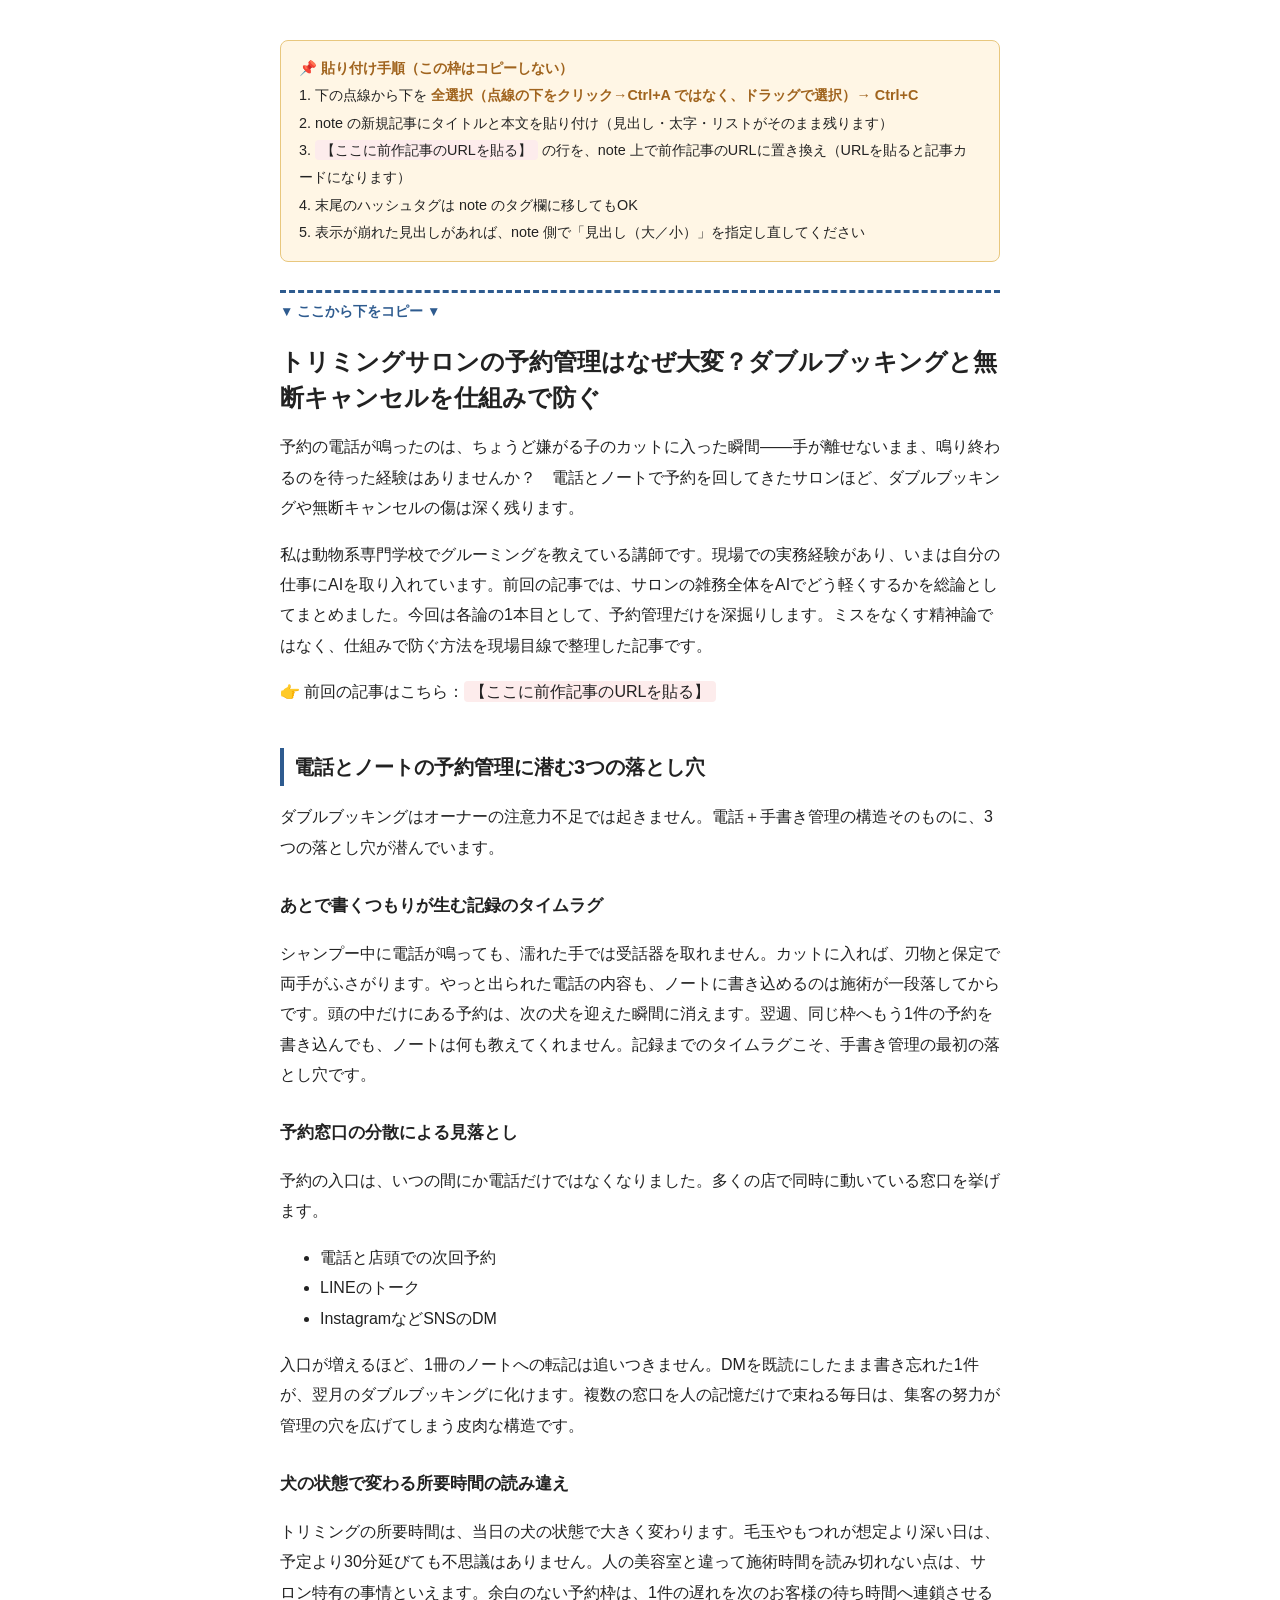
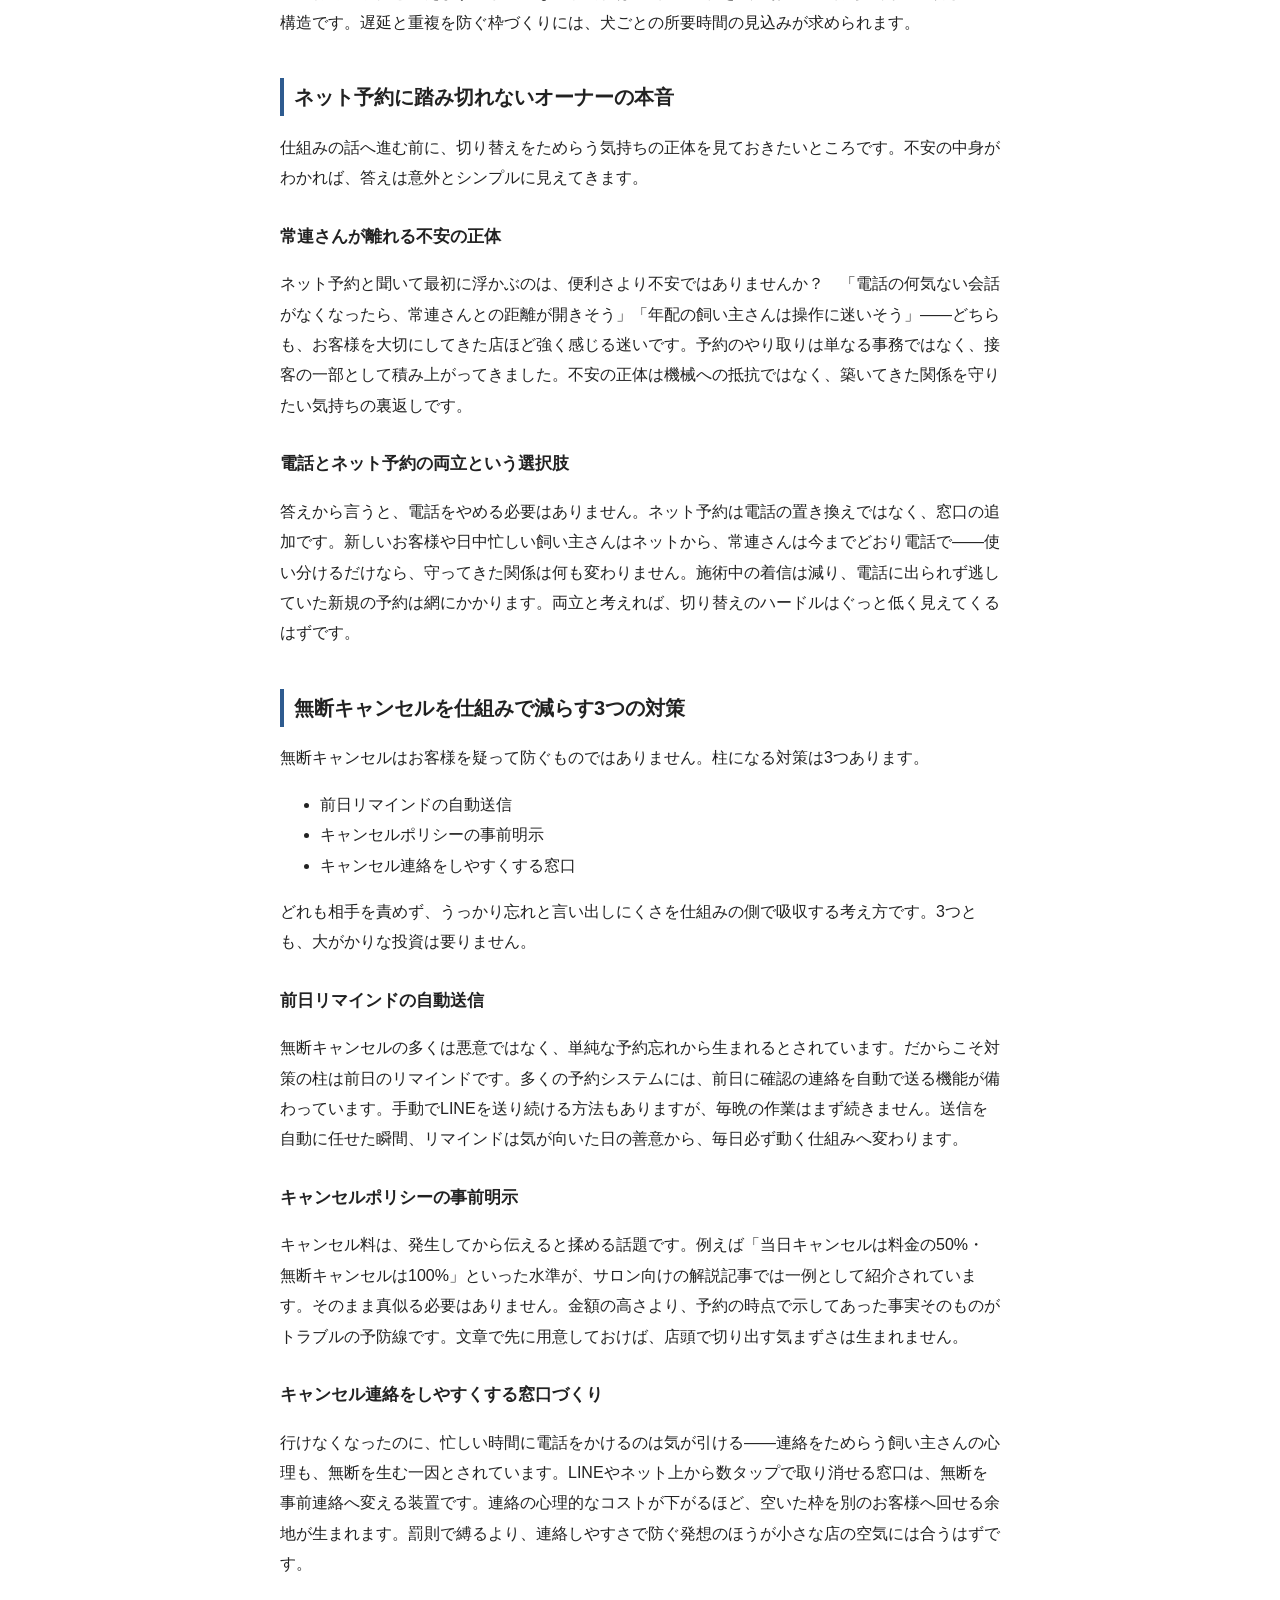
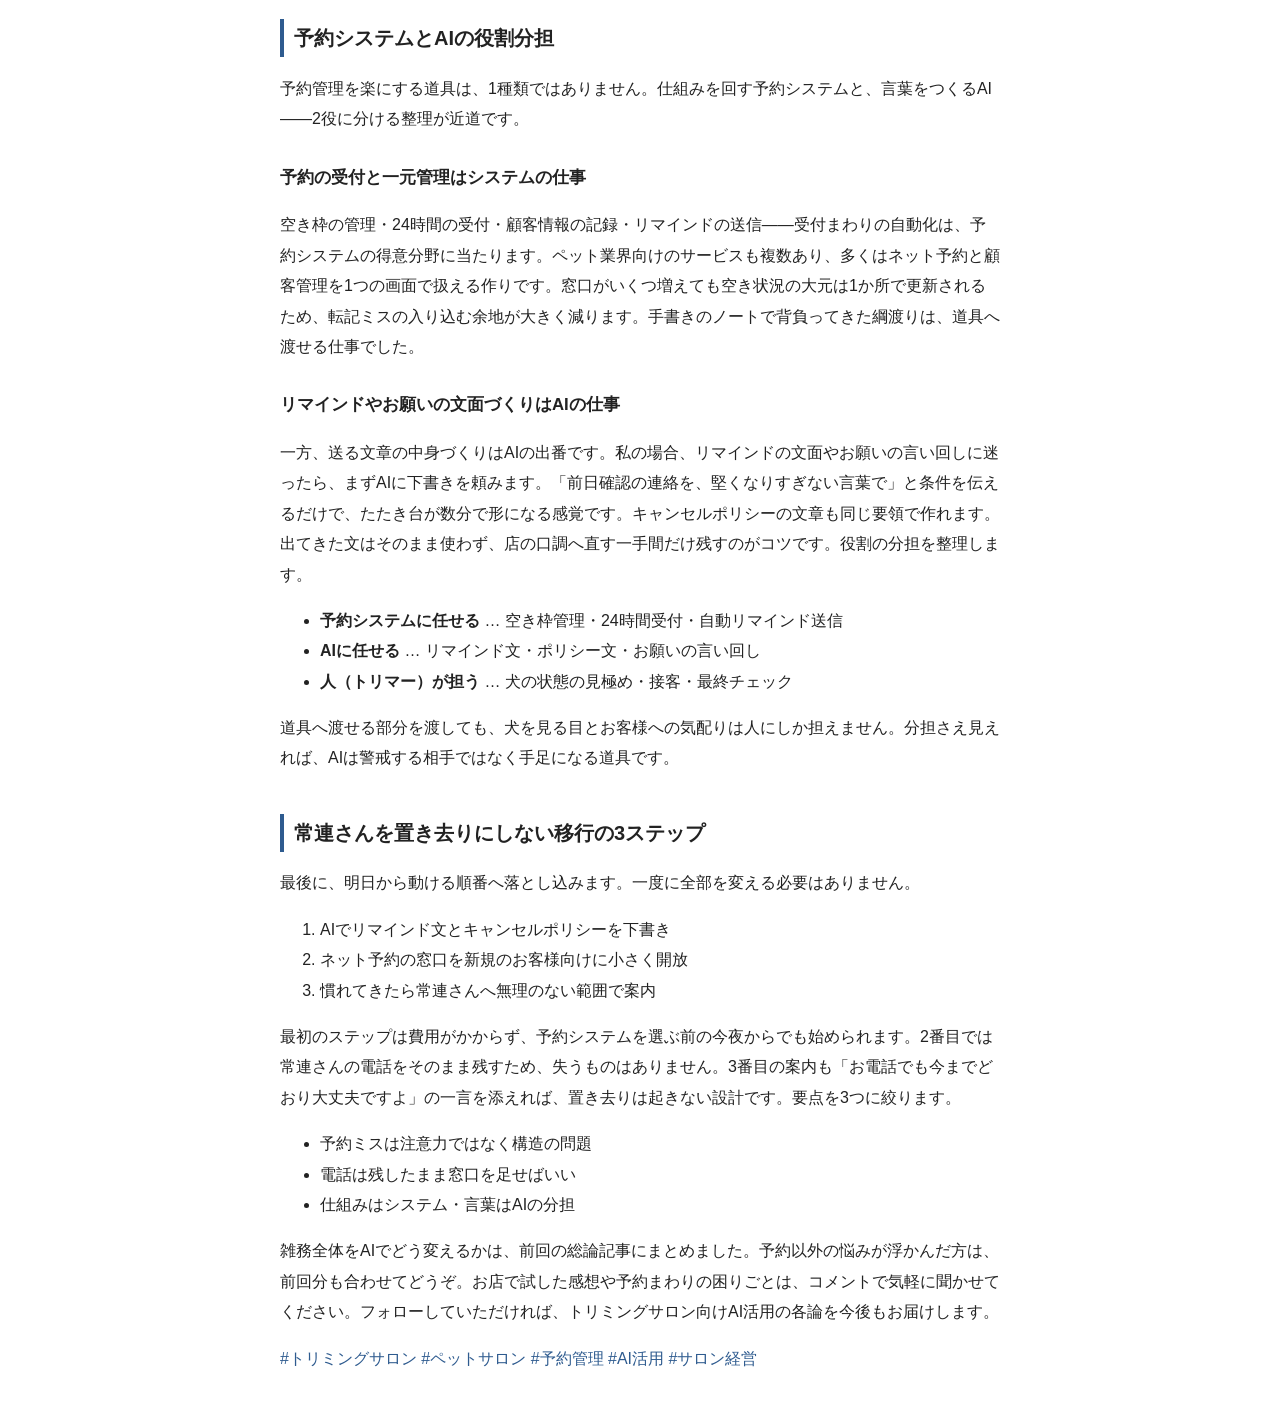
<file: outputs/トリミングサロン_予約管理/07_note投稿用.html>
<!DOCTYPE html>
<html lang="ja">
<head>
<meta charset="UTF-8">
<title>note投稿用｜トリミングサロンの予約管理</title>
<style>
  body { font-family: "Hiragino Sans", "Yu Gothic", Meiryo, sans-serif; max-width: 720px; margin: 40px auto; line-height: 1.9; color: #222; padding: 0 16px; }
  h1 { font-size: 1.5em; line-height: 1.5; }
  h2 { font-size: 1.25em; border-left: 4px solid #2E5B8F; padding-left: 10px; margin-top: 2em; }
  h3 { font-size: 1.05em; margin-top: 1.6em; }
  .howto { background: #FFF6E5; border: 1px solid #E8C77E; border-radius: 8px; padding: 14px 18px; font-size: 0.9em; }
  .howto strong { color: #A0641E; }
  .copy-start { border-top: 3px dashed #2E5B8F; margin: 28px 0 20px; padding-top: 6px; color: #2E5B8F; font-size: 0.85em; font-weight: bold; }
  .placeholder { background: #FDECEC; padding: 2px 6px; border-radius: 4px; }
  .tags { color: #2E5B8F; }
</style>
</head>
<body>

<div class="howto">
  <strong>📌 貼り付け手順（この枠はコピーしない）</strong><br>
  1. 下の点線から下を <strong>全選択（点線の下をクリック→Ctrl+A ではなく、ドラッグで選択）→ Ctrl+C</strong><br>
  2. note の新規記事にタイトルと本文を貼り付け（見出し・太字・リストがそのまま残ります）<br>
  3. <span class="placeholder">【ここに前作記事のURLを貼る】</span> の行を、note 上で前作記事のURLに置き換え（URLを貼ると記事カードになります）<br>
  4. 末尾のハッシュタグは note のタグ欄に移してもOK<br>
  5. 表示が崩れた見出しがあれば、note 側で「見出し（大／小）」を指定し直してください
</div>

<div class="copy-start">▼ ここから下をコピー ▼</div>

<h1>トリミングサロンの予約管理はなぜ大変？ダブルブッキングと無断キャンセルを仕組みで防ぐ</h1>

<p>予約の電話が鳴ったのは、ちょうど嫌がる子のカットに入った瞬間——手が離せないまま、鳴り終わるのを待った経験はありませんか？　電話とノートで予約を回してきたサロンほど、ダブルブッキングや無断キャンセルの傷は深く残ります。</p>

<p>私は動物系専門学校でグルーミングを教えている講師です。現場での実務経験があり、いまは自分の仕事にAIを取り入れています。前回の記事では、サロンの雑務全体をAIでどう軽くするかを総論としてまとめました。今回は各論の1本目として、予約管理だけを深掘りします。ミスをなくす精神論ではなく、仕組みで防ぐ方法を現場目線で整理した記事です。</p>

<p>👉 前回の記事はこちら：<span class="placeholder">【ここに前作記事のURLを貼る】</span></p>

<h2>電話とノートの予約管理に潜む3つの落とし穴</h2>

<p>ダブルブッキングはオーナーの注意力不足では起きません。電話＋手書き管理の構造そのものに、3つの落とし穴が潜んでいます。</p>

<h3>あとで書くつもりが生む記録のタイムラグ</h3>

<p>シャンプー中に電話が鳴っても、濡れた手では受話器を取れません。カットに入れば、刃物と保定で両手がふさがります。やっと出られた電話の内容も、ノートに書き込めるのは施術が一段落してからです。頭の中だけにある予約は、次の犬を迎えた瞬間に消えます。翌週、同じ枠へもう1件の予約を書き込んでも、ノートは何も教えてくれません。記録までのタイムラグこそ、手書き管理の最初の落とし穴です。</p>

<h3>予約窓口の分散による見落とし</h3>

<p>予約の入口は、いつの間にか電話だけではなくなりました。多くの店で同時に動いている窓口を挙げます。</p>

<ul>
  <li>電話と店頭での次回予約</li>
  <li>LINEのトーク</li>
  <li>InstagramなどSNSのDM</li>
</ul>

<p>入口が増えるほど、1冊のノートへの転記は追いつきません。DMを既読にしたまま書き忘れた1件が、翌月のダブルブッキングに化けます。複数の窓口を人の記憶だけで束ねる毎日は、集客の努力が管理の穴を広げてしまう皮肉な構造です。</p>

<h3>犬の状態で変わる所要時間の読み違え</h3>

<p>トリミングの所要時間は、当日の犬の状態で大きく変わります。毛玉やもつれが想定より深い日は、予定より30分延びても不思議はありません。人の美容室と違って施術時間を読み切れない点は、サロン特有の事情といえます。余白のない予約枠は、1件の遅れを次のお客様の待ち時間へ連鎖させる構造です。遅延と重複を防ぐ枠づくりには、犬ごとの所要時間の見込みが求められます。</p>

<h2>ネット予約に踏み切れないオーナーの本音</h2>

<p>仕組みの話へ進む前に、切り替えをためらう気持ちの正体を見ておきたいところです。不安の中身がわかれば、答えは意外とシンプルに見えてきます。</p>

<h3>常連さんが離れる不安の正体</h3>

<p>ネット予約と聞いて最初に浮かぶのは、便利さより不安ではありませんか？　「電話の何気ない会話がなくなったら、常連さんとの距離が開きそう」「年配の飼い主さんは操作に迷いそう」——どちらも、お客様を大切にしてきた店ほど強く感じる迷いです。予約のやり取りは単なる事務ではなく、接客の一部として積み上がってきました。不安の正体は機械への抵抗ではなく、築いてきた関係を守りたい気持ちの裏返しです。</p>

<h3>電話とネット予約の両立という選択肢</h3>

<p>答えから言うと、電話をやめる必要はありません。ネット予約は電話の置き換えではなく、窓口の追加です。新しいお客様や日中忙しい飼い主さんはネットから、常連さんは今までどおり電話で——使い分けるだけなら、守ってきた関係は何も変わりません。施術中の着信は減り、電話に出られず逃していた新規の予約は網にかかります。両立と考えれば、切り替えのハードルはぐっと低く見えてくるはずです。</p>

<h2>無断キャンセルを仕組みで減らす3つの対策</h2>

<p>無断キャンセルはお客様を疑って防ぐものではありません。柱になる対策は3つあります。</p>

<ul>
  <li>前日リマインドの自動送信</li>
  <li>キャンセルポリシーの事前明示</li>
  <li>キャンセル連絡をしやすくする窓口</li>
</ul>

<p>どれも相手を責めず、うっかり忘れと言い出しにくさを仕組みの側で吸収する考え方です。3つとも、大がかりな投資は要りません。</p>

<h3>前日リマインドの自動送信</h3>

<p>無断キャンセルの多くは悪意ではなく、単純な予約忘れから生まれるとされています。だからこそ対策の柱は前日のリマインドです。多くの予約システムには、前日に確認の連絡を自動で送る機能が備わっています。手動でLINEを送り続ける方法もありますが、毎晩の作業はまず続きません。送信を自動に任せた瞬間、リマインドは気が向いた日の善意から、毎日必ず動く仕組みへ変わります。</p>

<h3>キャンセルポリシーの事前明示</h3>

<p>キャンセル料は、発生してから伝えると揉める話題です。例えば「当日キャンセルは料金の50%・無断キャンセルは100%」といった水準が、サロン向けの解説記事では一例として紹介されています。そのまま真似る必要はありません。金額の高さより、予約の時点で示してあった事実そのものがトラブルの予防線です。文章で先に用意しておけば、店頭で切り出す気まずさは生まれません。</p>

<h3>キャンセル連絡をしやすくする窓口づくり</h3>

<p>行けなくなったのに、忙しい時間に電話をかけるのは気が引ける——連絡をためらう飼い主さんの心理も、無断を生む一因とされています。LINEやネット上から数タップで取り消せる窓口は、無断を事前連絡へ変える装置です。連絡の心理的なコストが下がるほど、空いた枠を別のお客様へ回せる余地が生まれます。罰則で縛るより、連絡しやすさで防ぐ発想のほうが小さな店の空気には合うはずです。</p>

<h2>予約システムとAIの役割分担</h2>

<p>予約管理を楽にする道具は、1種類ではありません。仕組みを回す予約システムと、言葉をつくるAI——2役に分ける整理が近道です。</p>

<h3>予約の受付と一元管理はシステムの仕事</h3>

<p>空き枠の管理・24時間の受付・顧客情報の記録・リマインドの送信——受付まわりの自動化は、予約システムの得意分野に当たります。ペット業界向けのサービスも複数あり、多くはネット予約と顧客管理を1つの画面で扱える作りです。窓口がいくつ増えても空き状況の大元は1か所で更新されるため、転記ミスの入り込む余地が大きく減ります。手書きのノートで背負ってきた綱渡りは、道具へ渡せる仕事でした。</p>

<h3>リマインドやお願いの文面づくりはAIの仕事</h3>

<p>一方、送る文章の中身づくりはAIの出番です。私の場合、リマインドの文面やお願いの言い回しに迷ったら、まずAIに下書きを頼みます。「前日確認の連絡を、堅くなりすぎない言葉で」と条件を伝えるだけで、たたき台が数分で形になる感覚です。キャンセルポリシーの文章も同じ要領で作れます。出てきた文はそのまま使わず、店の口調へ直す一手間だけ残すのがコツです。役割の分担を整理します。</p>

<ul>
  <li><strong>予約システムに任せる</strong> … 空き枠管理・24時間受付・自動リマインド送信</li>
  <li><strong>AIに任せる</strong> … リマインド文・ポリシー文・お願いの言い回し</li>
  <li><strong>人（トリマー）が担う</strong> … 犬の状態の見極め・接客・最終チェック</li>
</ul>

<p>道具へ渡せる部分を渡しても、犬を見る目とお客様への気配りは人にしか担えません。分担さえ見えれば、AIは警戒する相手ではなく手足になる道具です。</p>

<h2>常連さんを置き去りにしない移行の3ステップ</h2>

<p>最後に、明日から動ける順番へ落とし込みます。一度に全部を変える必要はありません。</p>

<ol>
  <li>AIでリマインド文とキャンセルポリシーを下書き</li>
  <li>ネット予約の窓口を新規のお客様向けに小さく開放</li>
  <li>慣れてきたら常連さんへ無理のない範囲で案内</li>
</ol>

<p>最初のステップは費用がかからず、予約システムを選ぶ前の今夜からでも始められます。2番目では常連さんの電話をそのまま残すため、失うものはありません。3番目の案内も「お電話でも今までどおり大丈夫ですよ」の一言を添えれば、置き去りは起きない設計です。要点を3つに絞ります。</p>

<ul>
  <li>予約ミスは注意力ではなく構造の問題</li>
  <li>電話は残したまま窓口を足せばいい</li>
  <li>仕組みはシステム・言葉はAIの分担</li>
</ul>

<p>雑務全体をAIでどう変えるかは、前回の総論記事にまとめました。予約以外の悩みが浮かんだ方は、前回分も合わせてどうぞ。お店で試した感想や予約まわりの困りごとは、コメントで気軽に聞かせてください。フォローしていただければ、トリミングサロン向けAI活用の各論を今後もお届けします。</p>

<p class="tags">#トリミングサロン #ペットサロン #予約管理 #AI活用 #サロン経営</p>

</body>
</html>
</file>
<file: himari-lp/styles.css>
/* ============================================
   ひまり AI Design HP — Yoom風ビビッドポップ
   （2026-08-08 改訂：黒CTA廃止→パープルCTA／
    Yoom型レイアウト：入力ボックス・2カラムブロック・カード横スクロール）
   ============================================ */

:root {
  --purple: #7C3AED;   /* ビビッドパープル：CTAボタン・メインブロック（白文字OK 約5.7:1） */
  --blue: #2563EB;     /* ブライトブルー：ブロック（白文字OK 約5.2:1） */
  --yellow: #FACC15;   /* クリアイエロー：ブロック（文字は必ず濃色） */
  --green: #22C55E;    /* クリアグリーン：ブロック（文字は必ず濃色） */
  --pink: #EC4899;     /* ホットピンク：装飾・ボーダー専用 */
  --gray-bg: #F4F4F6;  /* ヒーロー・カード背景 */
  --ink: #18181B;      /* 見出し・本文 */
  --ink-soft: #52525B; /* サブテキスト */
  --white: #FFFFFF;
  --radius-block: 32px;
  --radius-card: 20px;
  --font-jp: 'Noto Sans JP', sans-serif;
  --font-en: 'Inter', 'Noto Sans JP', sans-serif;
}

* { margin: 0; padding: 0; box-sizing: border-box; }

html { scroll-behavior: smooth; }

body {
  font-family: var(--font-jp);
  color: var(--ink);
  background: var(--white);
  line-height: 1.8;
  font-size: 16px;
}

img { max-width: 100%; }

h1, h2, h3 { line-height: 1.4; font-weight: 900; }

/* ---------- ボタン ---------- */
.btn {
  display: inline-block;
  padding: 0.9em 2.2em;
  border-radius: 999px;
  font-weight: 700;
  text-decoration: none;
  transition: transform 0.15s ease, opacity 0.15s ease;
}
.btn:hover { transform: translateY(-2px); opacity: 0.9; }
.btn-primary { background: var(--purple); color: var(--white); }
.btn-white { background: var(--white); color: var(--purple); }
.btn-outline { background: var(--white); color: var(--ink); border: 2px solid var(--ink); }
.btn-sm { padding: 0.6em 1.4em; font-size: 0.9rem; }

/* ---------- ヘッダー ---------- */
.site-header {
  position: sticky;
  top: 0;
  z-index: 100;
  background: rgba(255, 255, 255, 0.92);
  backdrop-filter: blur(8px);
  border-bottom: 1px solid #E4E4E7;
}
.header-inner {
  max-width: 1150px;
  margin: 0 auto;
  padding: 0.8rem 1.2rem;
  display: flex;
  align-items: center;
  gap: 1.5rem;
}
.logo {
  font-weight: 900;
  font-size: 1.25rem;
  color: var(--ink);
  text-decoration: none;
}
.logo-en { font-family: var(--font-en); font-weight: 800; }
.header-nav {
  display: none;
  gap: 1.4rem;
  margin-left: auto;
}
.header-nav a {
  color: var(--ink);
  text-decoration: none;
  font-weight: 700;
  font-size: 0.92rem;
}
.header-nav a:hover { color: var(--purple); }
.header-btns { display: flex; gap: 0.6rem; margin-left: auto; }
.header-btns .btn-outline { display: none; }

@media (min-width: 900px) {
  .header-nav { display: flex; }
  .header-btns { margin-left: 0; }
  .header-btns .btn-outline { display: inline-block; }
}

/* ---------- ヒーロー（Yoom型） ---------- */
.hero {
  background: var(--gray-bg);
  text-align: center;
  padding: clamp(3.5rem, 8vw, 6rem) 1.2rem 0;
  overflow: hidden;
  position: relative;
}
.hero h1 {
  font-size: clamp(2rem, 6vw, 3.8rem);
  letter-spacing: 0.02em;
}
.hero-question {
  margin: 1.6rem auto 0.9rem;
  font-weight: 700;
  color: var(--ink);
  font-size: clamp(0.95rem, 2vw, 1.05rem);
  text-align: left;
  max-width: 660px;
}

/* 入力ボックス風CTA（Yoomのヒーロー中央のあれ） */
.ai-input {
  display: block;
  position: relative;
  max-width: 660px;
  min-height: 150px;
  margin: 0 auto;
  background: var(--white);
  border-radius: 24px;
  padding: 1.4rem 1.6rem;
  text-align: left;
  text-decoration: none;
  box-shadow: 0 10px 30px rgba(24, 24, 27, 0.08);
  transition: transform 0.15s ease, box-shadow 0.15s ease;
}
.ai-input:hover {
  transform: translateY(-2px);
  box-shadow: 0 14px 36px rgba(124, 58, 237, 0.18);
}
.ai-input .placeholder { color: #A1A1AA; font-size: 1rem; }
.ai-input .send {
  position: absolute;
  right: 18px;
  bottom: 18px;
  width: 48px;
  height: 48px;
  border-radius: 50%;
  background: var(--purple);
  color: var(--white);
  font-size: 1.4rem;
  font-weight: 900;
  display: flex;
  align-items: center;
  justify-content: center;
}

/* 左右の浮遊パーツ（PCのみ） */
.float-left, .float-right {
  display: none;
  position: absolute;
  top: 50%;
  transform: translateY(-50%);
}
.float-left { left: clamp(1rem, 5vw, 6rem); flex-direction: column; gap: 0.9rem; }
.float-right { right: clamp(1rem, 4vw, 5rem); flex-direction: column; gap: 0.9rem; align-items: flex-start; }
.float-icon {
  width: 56px;
  height: 56px;
  border-radius: 50%;
  background: var(--white);
  box-shadow: 0 4px 14px rgba(24, 24, 27, 0.1);
  font-size: 1.5rem;
  display: flex;
  align-items: center;
  justify-content: center;
  animation: floaty 4s ease-in-out infinite;
}
.float-icon:nth-child(2n) { animation-delay: 1s; margin-left: 2.2rem; }
.float-icon:nth-child(3n) { animation-delay: 2s; }
.float-card {
  background: var(--white);
  border-radius: 14px;
  padding: 0.7em 1.1em;
  font-size: 0.85rem;
  font-weight: 700;
  box-shadow: 0 4px 14px rgba(24, 24, 27, 0.1);
  animation: floaty 4s ease-in-out infinite;
}
.float-card:nth-child(2) { animation-delay: 1.3s; margin-left: 1.4rem; }
.float-card:nth-child(3) { animation-delay: 2.6s; }

@media (min-width: 1100px) {
  .float-left, .float-right { display: flex; }
}

@keyframes floaty {
  0%, 100% { transform: translateY(0); }
  50% { transform: translateY(-10px); }
}

/* 下端から覗くマスコット */
.hero-mascots {
  margin-top: 2.8rem;
  display: flex;
  justify-content: center;
  align-items: flex-end;
  gap: clamp(0.5rem, 2vw, 1.5rem);
}
.mascot {
  width: clamp(80px, 13vw, 150px);
  height: clamp(90px, 14vw, 165px);
  margin-bottom: clamp(-28px, -2vw, -18px);
  border-radius: 48% 52% 45% 55% / 60% 58% 42% 40%;
  display: flex;
  align-items: center;
  justify-content: center;
  animation: bounce 3s ease-in-out infinite;
}
.mascot:nth-child(2) { animation-delay: 0.4s; }
.mascot:nth-child(3) { animation-delay: 0.8s; }
.mascot:nth-child(4) { animation-delay: 1.2s; }
.mascot-yellow { background: var(--yellow); }
.mascot-pink { background: var(--pink); }
.mascot-blue { background: var(--blue); }
.mascot-green { background: var(--green); }
.mascot .face {
  font-size: clamp(1rem, 2.2vw, 1.5rem);
  font-weight: 900;
  color: var(--ink);
  padding-bottom: 1.2em;
}
.mascot-blue .face, .mascot-pink .face { color: var(--white); }

@keyframes bounce {
  0%, 100% { transform: translateY(0); }
  50% { transform: translateY(-10px); }
}

/* ---------- 白背景セクション共通 ---------- */
.section {
  padding: clamp(3.5rem, 8vw, 6rem) 1.2rem;
  max-width: 1150px;
  margin: 0 auto;
  text-align: center;
}
.section h2 {
  font-size: clamp(1.5rem, 4vw, 2.4rem);
  margin-bottom: 2.5rem;
}
.section-tag {
  display: inline-block;
  font-family: var(--font-en);
  font-weight: 800;
  font-size: 0.85rem;
  letter-spacing: 0.1em;
  padding: 0.3em 1.2em;
  border-radius: 999px;
  margin-bottom: 1rem;
  border: 2px solid;
}
.tag-pink { color: #BE185D; border-color: var(--pink); }
.tag-blue { color: var(--blue); border-color: var(--blue); }
.tag-purple { color: var(--purple); border-color: var(--purple); }

.marker-yellow {
  background: linear-gradient(transparent 62%, var(--yellow) 62%);
  padding: 0 0.1em;
}

/* ---------- カードグリッド ---------- */
.card-grid {
  display: grid;
  gap: 1.2rem;
  text-align: left;
}
.card-grid-3 { grid-template-columns: repeat(auto-fit, minmax(240px, 1fr)); }
.card-grid-2 { grid-template-columns: repeat(auto-fit, minmax(280px, 1fr)); }

/* お悩みカード */
.pain-card {
  background: var(--gray-bg);
  border-radius: var(--radius-card);
  padding: 1.8rem 1.5rem;
}
.pain-icon { font-size: 2rem; display: block; margin-bottom: 0.8rem; }
.pain-card h3 { font-size: 1.1rem; margin-bottom: 0.6rem; }
.pain-card p { font-size: 0.95rem; color: var(--ink-soft); }

/* ---------- カラーブロック共通 ---------- */
.block {
  margin: 0.8rem;
  border-radius: var(--radius-block);
  padding: clamp(3rem, 7vw, 5.5rem) clamp(1.2rem, 4vw, 4rem);
  text-align: center;
}
.block h2 {
  font-size: clamp(1.7rem, 4vw, 2.6rem);
  margin-bottom: 1.2rem;
}
.block-tag {
  display: inline-block;
  font-family: var(--font-en);
  font-weight: 800;
  font-size: 0.85rem;
  letter-spacing: 0.15em;
  background: rgba(255, 255, 255, 0.25);
  color: var(--white);
  padding: 0.3em 1.2em;
  border-radius: 999px;
  margin-bottom: 1.2rem;
}
.tag-on-yellow, .tag-on-green {
  background: rgba(24, 24, 27, 0.12);
  color: var(--ink);
}
.block-lead { color: rgba(255, 255, 255, 0.92); margin-bottom: 2rem; }
.block-lead-dark { color: rgba(24, 24, 27, 0.75); margin-bottom: 2rem; }

.block-purple { background: var(--purple); color: var(--white); }
.block-blue { background: var(--blue); color: var(--white); }
.block-yellow { background: var(--yellow); color: var(--ink); }
.block-green { background: var(--green); color: var(--ink); }

.block .card-grid { max-width: 1000px; margin: 0 auto; }

/* Yoom型2カラム（左見出し×右コンテンツ） */
.block-split {
  display: grid;
  grid-template-columns: 1fr;
  gap: 2.5rem;
  align-items: center;
  text-align: left;
  max-width: 1080px;
  margin: 0 auto;
}
.split-head h2 { margin-bottom: 1rem; }
.split-head .block-lead,
.split-head .block-lead-dark { margin-bottom: 1.8rem; }
.split-cards {
  grid-template-columns: repeat(2, 1fr);
  gap: 0.9rem;
}
@media (min-width: 960px) {
  .block-split { grid-template-columns: 5fr 6fr; }
}
@media (max-width: 480px) {
  .split-cards { grid-template-columns: 1fr; }
}

/* サービスカード（パープルブロック内・コンパクト） */
.service-card {
  background: var(--white);
  border-radius: var(--radius-card);
  padding: 1.3rem 1.2rem;
  color: var(--ink);
}
.service-icon {
  width: 46px;
  height: 46px;
  border-radius: 14px;
  display: flex;
  align-items: center;
  justify-content: center;
  font-size: 1.4rem;
  margin-bottom: 0.7rem;
}
.bg-yellow { background: var(--yellow); }
.bg-pink { background: #FBCFE8; }
.bg-blue { background: #BFDBFE; }
.bg-green { background: #BBF7D0; }
.bg-purple { background: #DDD6FE; }
.service-card h3 { font-size: 1rem; margin-bottom: 0.4rem; }
.service-card p { font-size: 0.88rem; color: var(--ink-soft); }

/* ---------- AIスタッフ例（横スクロールカード） ---------- */
.assistant-row {
  display: flex;
  gap: 1rem;
  overflow-x: auto;
  padding: 0.4rem 0.2rem 1.2rem;
  scroll-snap-type: x mandatory;
  text-align: left;
}
.assistant-card {
  flex: 0 0 230px;
  scroll-snap-align: start;
  background: var(--gray-bg);
  border-radius: var(--radius-card);
  padding: 1.5rem 1.3rem;
  text-align: center;
}
.assistant-card .blob {
  width: 88px;
  height: 96px;
  margin: 0 auto 0.9rem;
  border-radius: 48% 52% 45% 55% / 60% 58% 42% 40%;
  display: flex;
  align-items: center;
  justify-content: center;
}
.blob-yellow { background: var(--yellow); }
.blob-pink { background: var(--pink); }
.blob-blue { background: var(--blue); }
.blob-green { background: var(--green); }
.blob-purple { background: var(--purple); }
.assistant-card .face { font-weight: 900; font-size: 1.05rem; color: var(--ink); }
.blob-pink .face, .blob-blue .face, .blob-purple .face { color: var(--white); }
.assistant-card h3 { font-size: 1.05rem; margin-bottom: 0.4rem; }
.assistant-card p { font-size: 0.88rem; color: var(--ink-soft); text-align: left; }

/* AIスタッフ一覧（カテゴリ別グリッド） */
.staff-note {
  color: var(--ink-soft);
  margin: -1.2rem auto 0.5rem;
  max-width: 640px;
  font-size: 0.95rem;
}
.staff-group { margin-top: 2.2rem; text-align: left; }
.staff-cat { font-size: 1.1rem; margin-bottom: 1rem; }
.staff-grid {
  display: grid;
  grid-template-columns: repeat(auto-fit, minmax(250px, 1fr));
  gap: 0.8rem;
}
.staff-card {
  display: flex;
  align-items: center;
  gap: 0.9rem;
  background: var(--gray-bg);
  border-radius: 16px;
  padding: 0.9rem 1.1rem;
}
.staff-blob {
  flex: none;
  width: 46px;
  height: 50px;
  border-radius: 48% 52% 45% 55% / 60% 58% 42% 40%;
  display: flex;
  align-items: center;
  justify-content: center;
}
.staff-blob .face { font-size: 0.6rem; font-weight: 900; color: var(--ink); }
.staff-blob.blob-pink .face,
.staff-blob.blob-blue .face,
.staff-blob.blob-purple .face { color: var(--white); }
.staff-card h4 { font-size: 0.95rem; font-weight: 900; margin-bottom: 0.15rem; line-height: 1.4; }
.staff-card p { font-size: 0.8rem; color: var(--ink-soft); line-height: 1.5; }

.cta-pair {
  display: flex;
  gap: 0.8rem;
  justify-content: center;
  flex-wrap: wrap;
  margin-top: 1.2rem;
}

/* ---------- フローチップ（イエローブロック内） ---------- */
.flow-col {
  display: flex;
  flex-direction: column;
  align-items: flex-start;
  gap: 0.5rem;
}
.flow-chip {
  background: var(--white);
  border-radius: 999px;
  padding: 0.7em 1.3em;
  font-weight: 700;
  font-size: 0.95rem;
  box-shadow: 0 4px 12px rgba(24, 24, 27, 0.08);
}
.flow-chip:nth-child(3) { margin-left: 1.6rem; }
.flow-chip:nth-child(5) { margin-left: 3.2rem; }
.flow-arrow {
  font-weight: 900;
  color: rgba(24, 24, 27, 0.55);
  margin-left: 2.4rem;
  line-height: 1;
}

/* ステップカード（イエローブロック内） */
.step-row {
  display: grid;
  grid-template-columns: repeat(auto-fit, minmax(200px, 1fr));
  gap: 1.2rem;
  max-width: 1080px;
  margin: 2.5rem auto 0;
  text-align: left;
}
.step-card {
  background: var(--white);
  border-radius: var(--radius-card);
  padding: 1.6rem 1.4rem;
}
.step-num {
  font-family: var(--font-en);
  font-weight: 800;
  font-size: 1rem;
  width: 36px;
  height: 36px;
  border-radius: 50%;
  background: var(--purple);
  color: var(--white);
  display: flex;
  align-items: center;
  justify-content: center;
  margin-bottom: 0.8rem;
}
.step-card h3 { font-size: 1.05rem; margin-bottom: 0.5rem; }
.step-card p { font-size: 0.92rem; color: var(--ink-soft); }

/* 実績カード */
.work-card {
  display: block;
  background: var(--white);
  border: 3px solid;
  border-radius: var(--radius-card);
  padding: 1.8rem 1.6rem;
  text-decoration: none;
  color: var(--ink);
  transition: transform 0.15s ease;
}
a.work-card:hover { transform: translateY(-4px); }
.border-pink { border-color: var(--pink); }
.border-purple { border-color: var(--purple); }
.border-green { border-color: var(--green); }
.border-blue { border-color: var(--blue); }
.work-card h3 { font-size: 1.2rem; margin-bottom: 0.2rem; }
.work-arrow { font-size: 0.9em; }
.work-type {
  font-size: 0.82rem;
  font-weight: 700;
  color: var(--ink-soft);
  margin-bottom: 0.7rem;
}
.work-card p:last-child { font-size: 0.95rem; color: var(--ink-soft); }

/* なぜひまりカード（ブルーブロック内） */
.why-card {
  background: var(--white);
  border-radius: var(--radius-card);
  padding: 1.8rem 1.5rem;
  color: var(--ink);
  text-align: center;
}
.why-icon { font-size: 2.2rem; display: block; margin-bottom: 0.8rem; }
.why-card h3 { font-size: 1.1rem; margin-bottom: 0.6rem; }
.why-card p { font-size: 0.92rem; color: var(--ink-soft); text-align: left; }

/* 料金カード（グリーンブロック内） */
.price-grid { max-width: 760px !important; }
.price-card {
  background: var(--white);
  border-radius: var(--radius-card);
  padding: 2rem 1.8rem;
  text-align: center;
}
.price-card h3 { font-size: 1.15rem; margin-bottom: 0.5rem; }
.price-amount {
  font-family: var(--font-en);
  font-weight: 800;
  font-size: 1.8rem;
  color: var(--purple);
  margin-bottom: 1rem;
}
.price-card ul {
  list-style: none;
  text-align: left;
  font-size: 0.95rem;
  color: var(--ink-soft);
}
.price-card li { padding: 0.45em 0 0.45em 1.6em; position: relative; }
.price-card li::before {
  content: "✓";
  position: absolute;
  left: 0;
  font-weight: 900;
  color: var(--green);
}

/* ---------- FAQ ---------- */
.faq-list {
  max-width: 720px;
  margin: 0 auto;
  text-align: left;
  display: grid;
  gap: 0.8rem;
}
.faq-list details {
  background: var(--gray-bg);
  border-radius: 16px;
  padding: 1.1rem 1.4rem;
}
.faq-list summary {
  font-weight: 700;
  cursor: pointer;
  list-style: none;
  position: relative;
  padding-right: 2rem;
}
.faq-list summary::-webkit-details-marker { display: none; }
.faq-list summary::after {
  content: "＋";
  position: absolute;
  right: 0;
  top: 0;
  font-weight: 900;
  color: var(--purple);
}
.faq-list details[open] summary::after { content: "−"; }
.faq-list details p {
  margin-top: 0.8rem;
  font-size: 0.95rem;
  color: var(--ink-soft);
}

/* ---------- 最終CTA（パープル） ---------- */
.final-cta {
  background: var(--purple);
  color: var(--white);
  text-align: center;
  margin: 0.8rem;
  border-radius: var(--radius-block);
  padding: clamp(3.5rem, 8vw, 6rem) 1.2rem;
}
.final-cta h2 { font-size: clamp(1.6rem, 4.5vw, 2.6rem); margin-bottom: 1rem; }
.final-cta p { color: rgba(255, 255, 255, 0.85); margin-bottom: 2rem; }

/* ---------- フッター ---------- */
.site-footer {
  text-align: center;
  padding: 2.5rem 1.2rem 2rem;
}
.footer-logo { font-weight: 900; font-size: 1.1rem; }
.footer-copy { font-size: 0.88rem; color: var(--ink-soft); margin: 0.4rem 0 1rem; }
.site-footer small { color: #A1A1AA; font-size: 0.8rem; }

/* ---------- ユーティリティ ---------- */
.sp-only { display: inline; }
@media (min-width: 760px) {
  .sp-only { display: none; }
}
</file>
